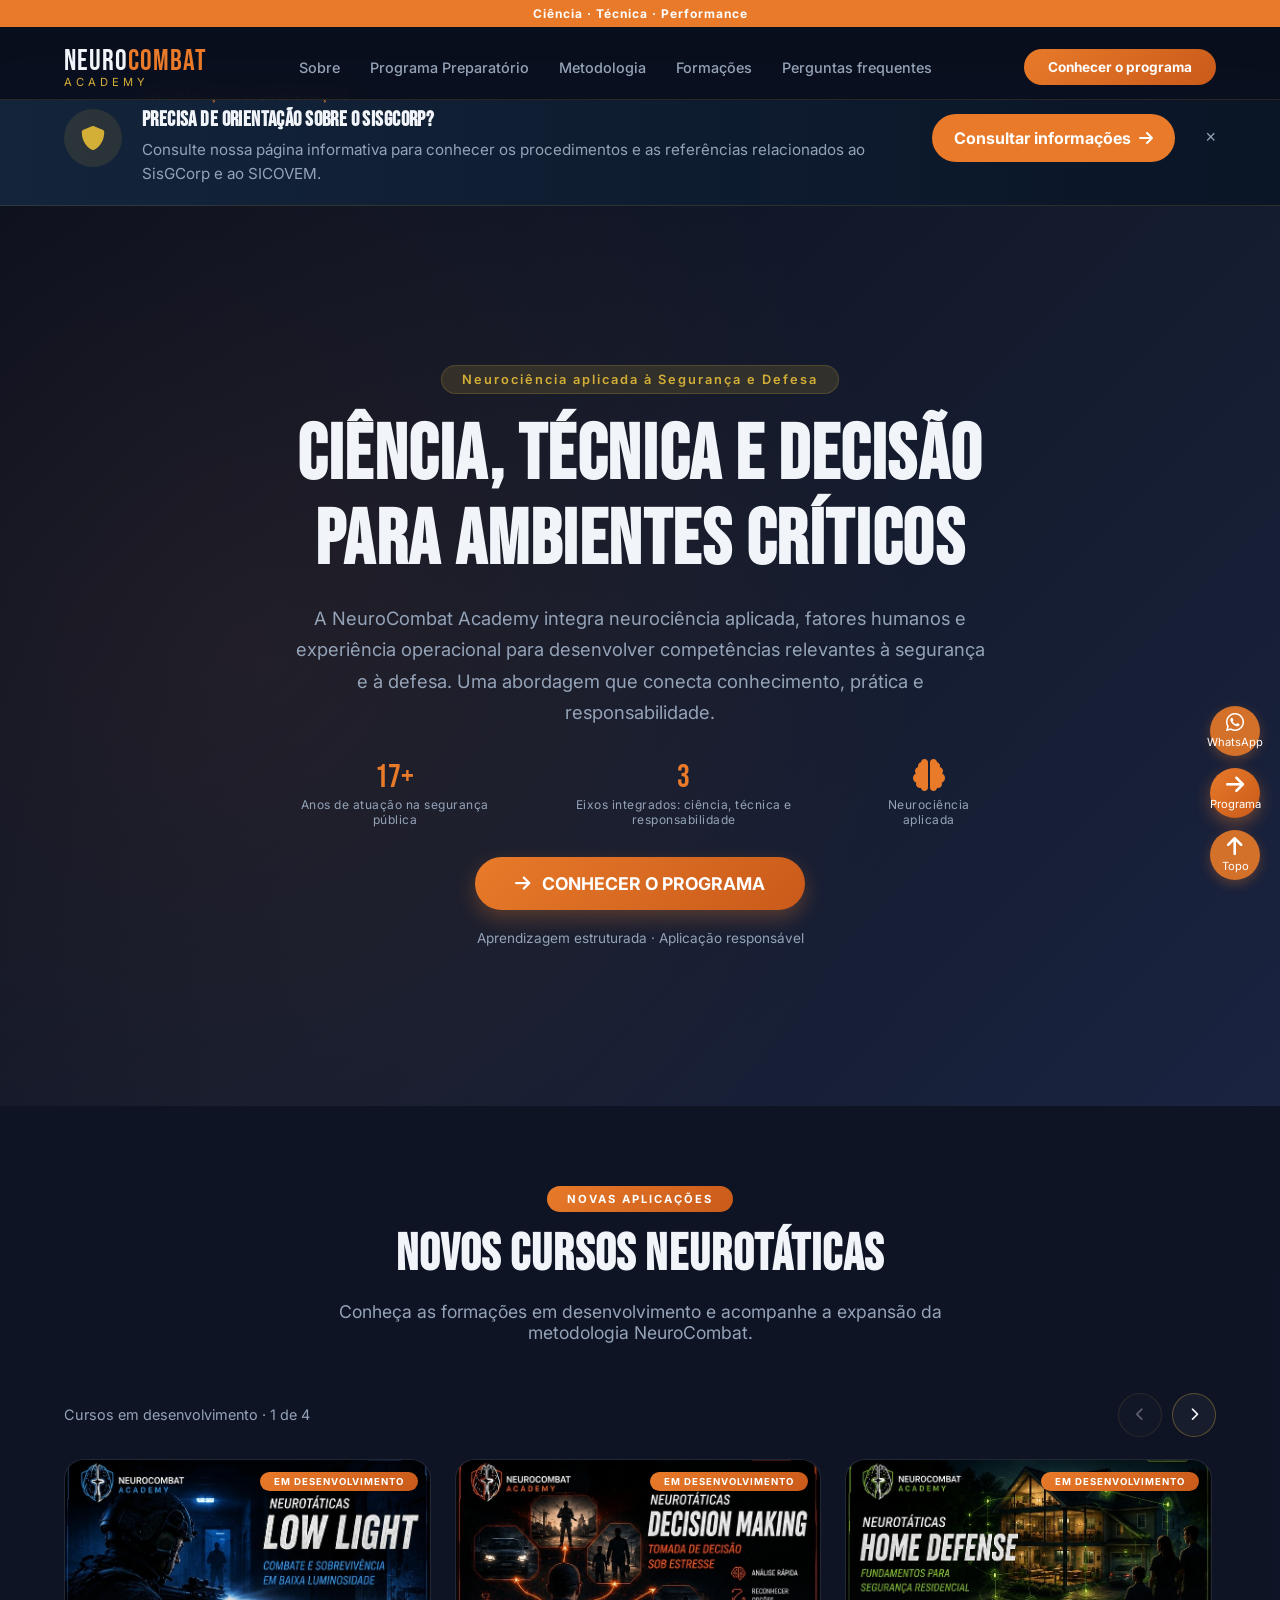
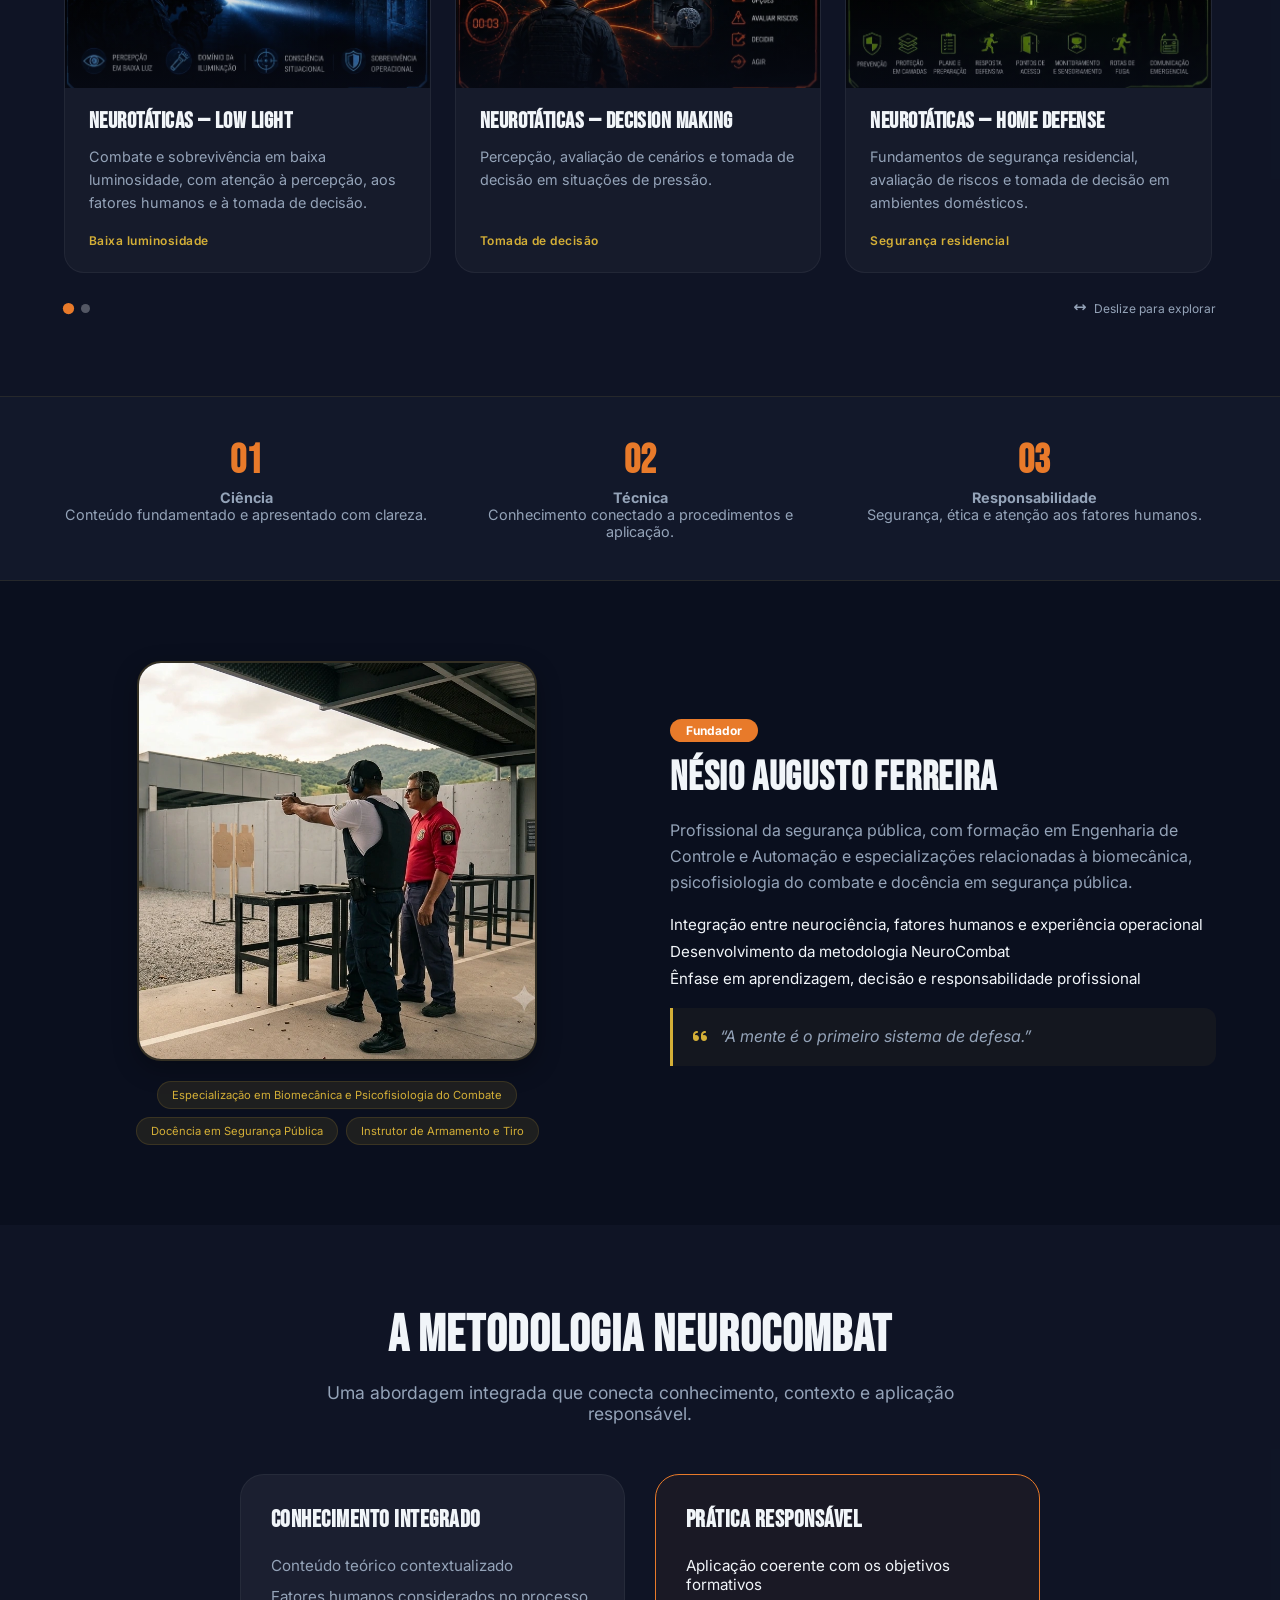
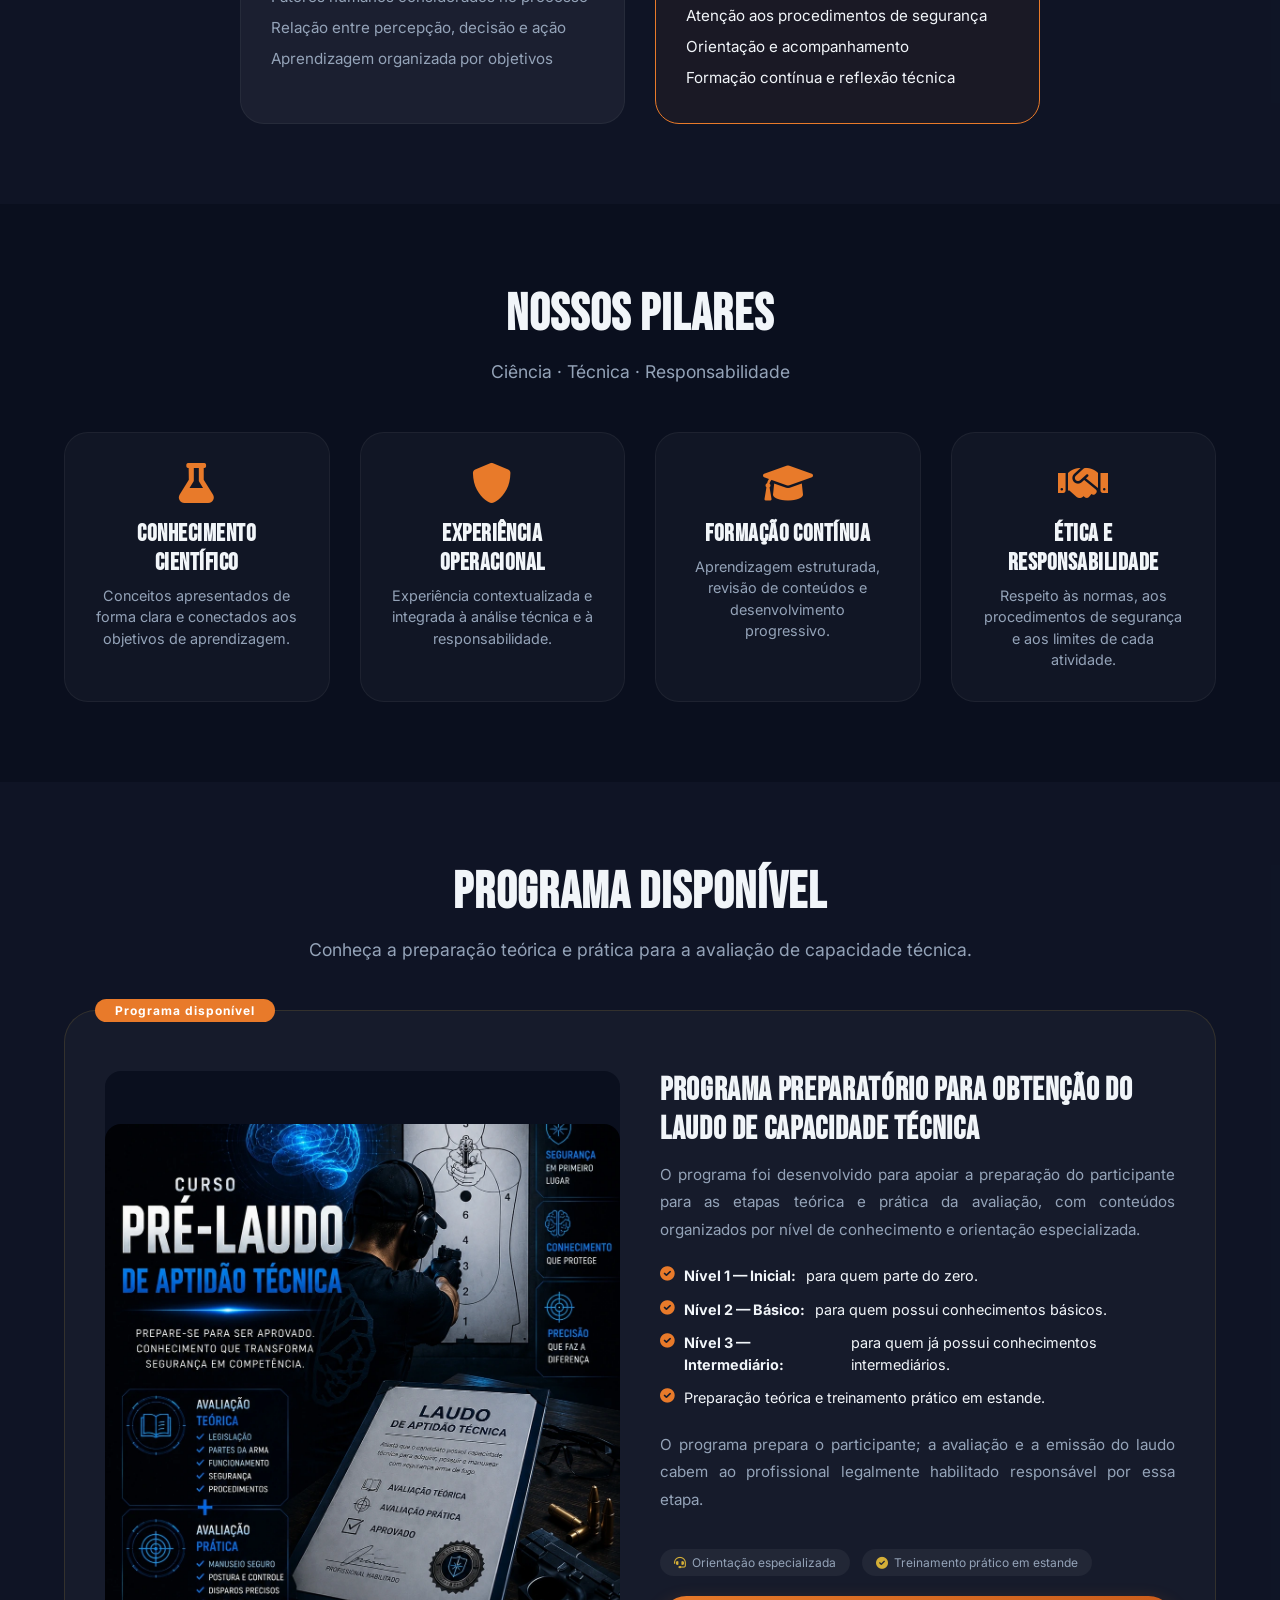
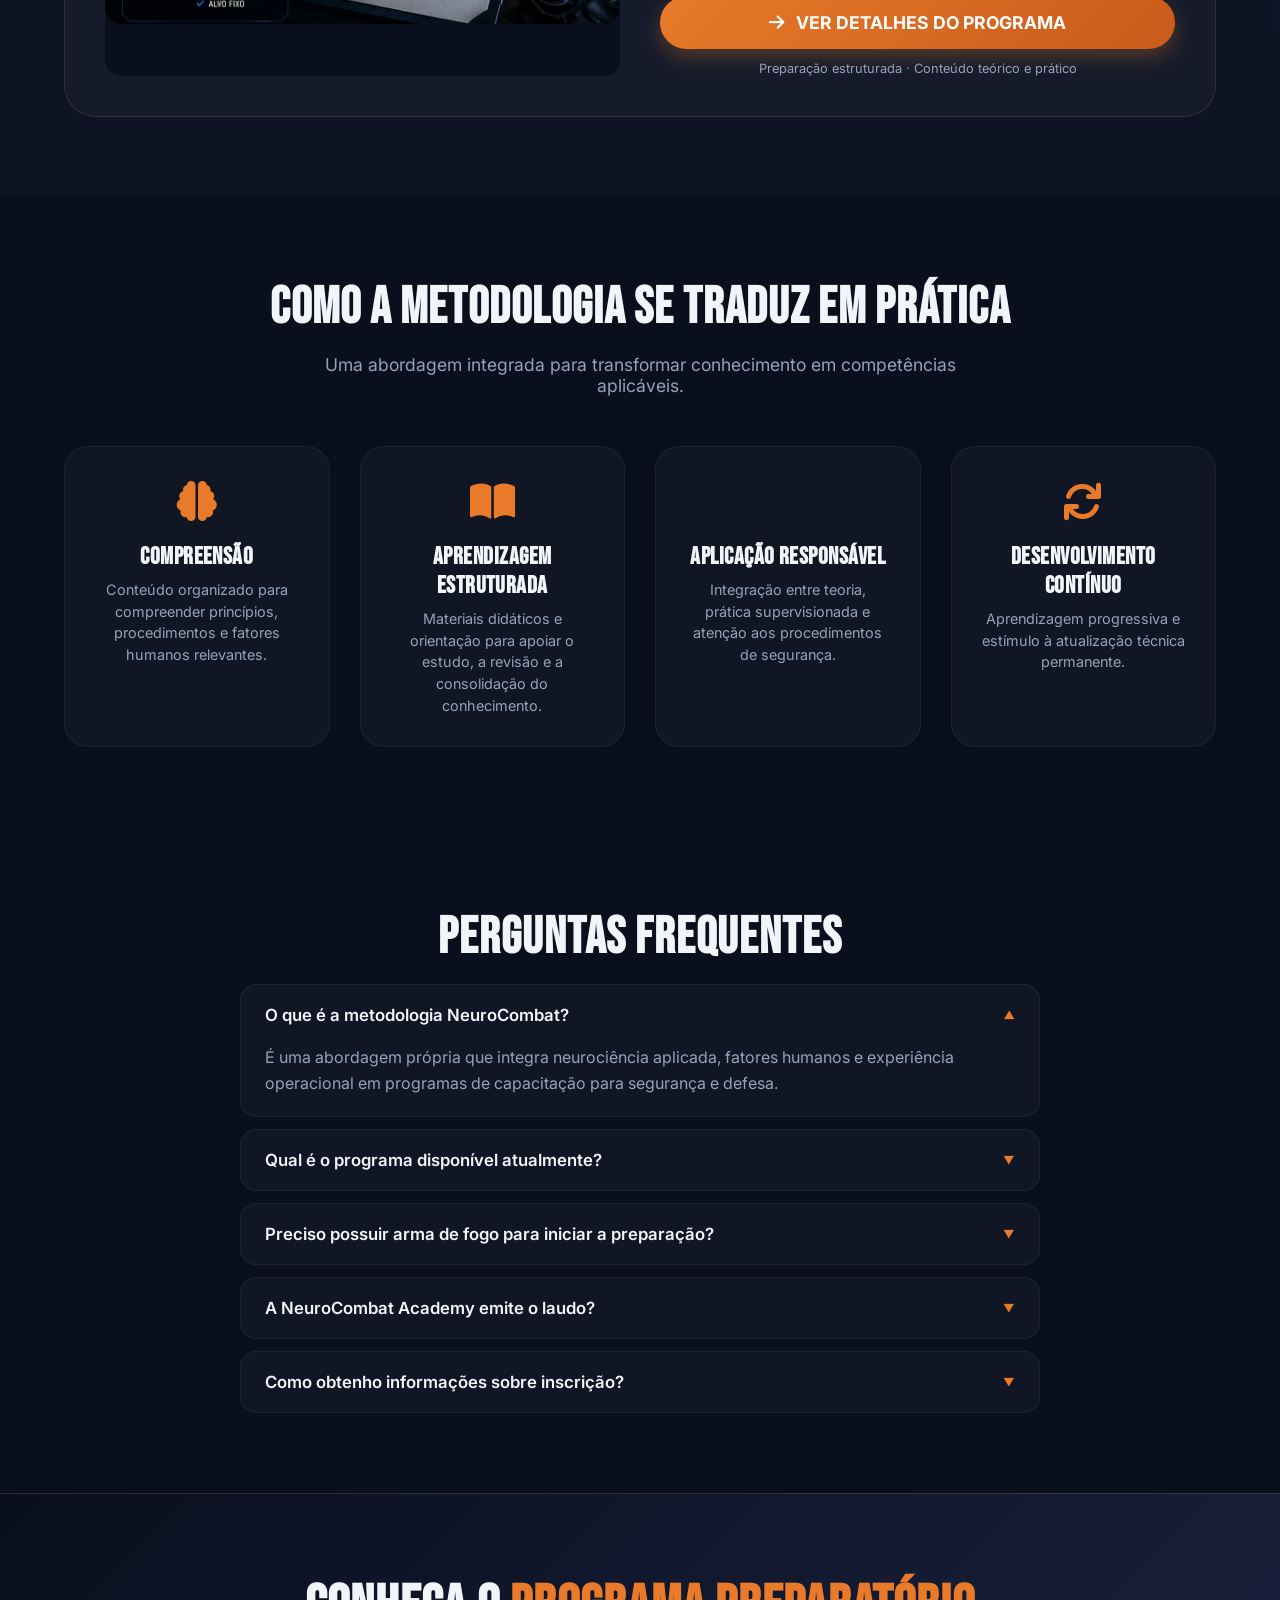
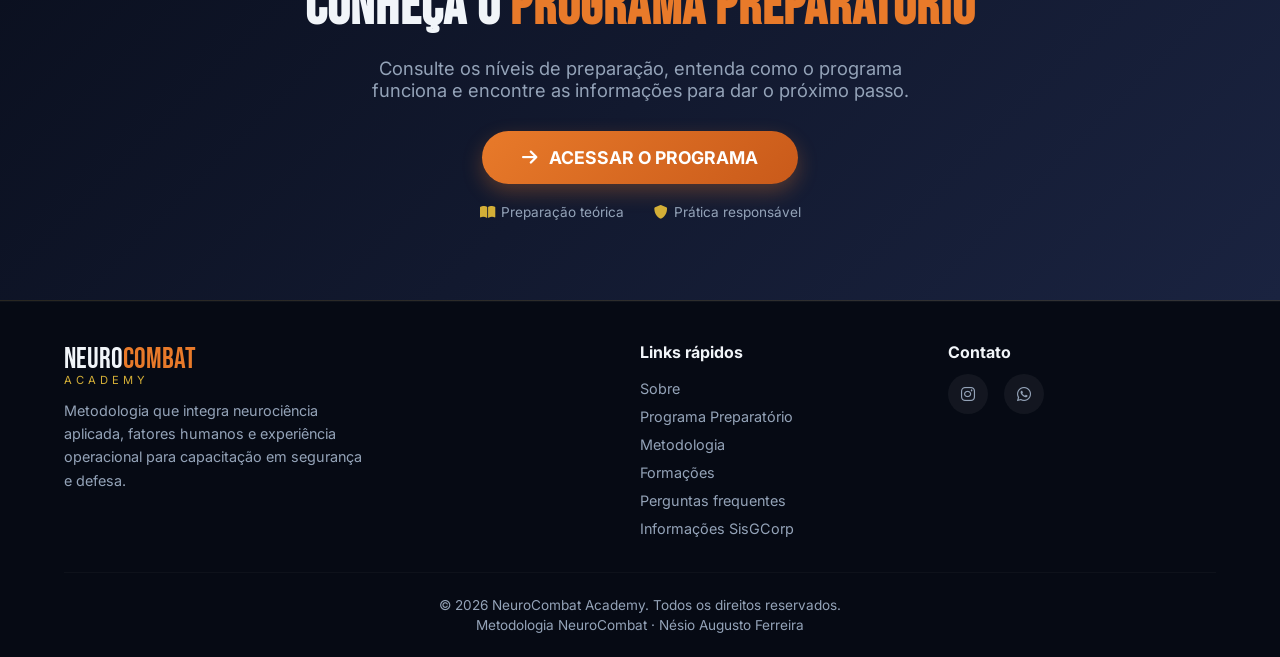
<file: index.html>
<!DOCTYPE html>
<html lang="pt-BR">
<head>
    <meta charset="UTF-8">
    <meta name="viewport" content="width=device-width, initial-scale=1.0, viewport-fit=cover">
    <meta name="theme-color" content="#0A0F1E">
    <title>NeuroCombat Academy | Ciência, Técnica e Performance</title>
    <meta name="description" content="A NeuroCombat Academy integra neurociência aplicada, fatores humanos e experiência operacional em programas de capacitação para segurança e defesa. Conheça nossa metodologia e o Programa Preparatório para obtenção do Laudo de Capacidade Técnica.">
    <meta name="keywords" content="NeuroCombat Academy, neurociência aplicada, fatores humanos, capacitação em segurança, formação profissional, defesa, Programa Preparatório para obtenção do Laudo de Capacidade Técnica">
    <meta name="author" content="Nésio Augusto Ferreira - NeuroCombat Academy">
    <meta name="robots" content="index, follow, max-snippet:-1, max-image-preview:large">
    <link rel="canonical" href="https://neurocombatacademy.com.br/">
    <link rel="icon" href="/assets/images/favicon/favicon.ico">
    <link rel="apple-touch-icon" href="/assets/images/favicon/apple-touch-icon.png">
    <link rel="manifest" href="/manifest.webmanifest">

    <meta property="og:title" content="NeuroCombat Academy | Ciência, Técnica e Performance">
    <meta property="og:description" content="Neurociência aplicada, fatores humanos e experiência operacional em programas de capacitação para segurança e defesa.">
    <meta property="og:type" content="website">
    <meta property="og:url" content="https://neurocombatacademy.com.br/">
    <meta property="og:image" content="https://neurocombatacademy.com.br/assets/images/og-image.jpg">
    <meta property="og:image:width" content="1200">
    <meta property="og:image:height" content="630">
    <meta name="twitter:card" content="summary_large_image">
    <meta name="twitter:title" content="NeuroCombat Academy | Ciência, Técnica e Performance">
    <meta name="twitter:description" content="Conheça a metodologia NeuroCombat e nossos programas de capacitação para segurança e defesa.">
    <meta name="twitter:image" content="https://neurocombatacademy.com.br/assets/images/og-image.jpg">

    <link rel="preconnect" href="https://fonts.googleapis.com">
    <link rel="preconnect" href="https://fonts.gstatic.com" crossorigin>
    <link rel="stylesheet" href="/assets/css/style.css">
    <link rel="stylesheet" href="/assets/css/nc-carousel.css">
    <link href="https://fonts.googleapis.com/css2?family=Inter:opsz,wght@14..32,300;14..32,400;14..32,500;14..32,600;14..32,700;14..32,800&family=Bebas+Neue&family=Montserrat:wght@400;500;600;700&display=swap" rel="stylesheet">
    <link rel="stylesheet" href="https://cdnjs.cloudflare.com/ajax/libs/font-awesome/6.0.0-beta3/css/all.min.css" referrerpolicy="no-referrer">

    <script type="application/ld+json">
    {
      "@context": "https://schema.org",
      "@graph": [
        {
          "@type": "Organization",
          "name": "NeuroCombat Academy",
          "url": "https://neurocombatacademy.com.br/",
          "description": "Capacitação profissional em segurança e defesa com integração entre neurociência aplicada, fatores humanos e experiência operacional.",
          "sameAs": ["https://www.instagram.com/neurocombatacademy/"],
          "founder": {
            "@type": "Person",
            "name": "Nésio Augusto Ferreira",
            "url": "https://neurocombatacademy.com.br/#sobre"
          }
        },
        {
          "@type": "WebSite",
          "name": "NeuroCombat Academy",
          "url": "https://neurocombatacademy.com.br/"
        },
        {
          "@type": "Course",
          "name": "Programa Preparatório para obtenção do Laudo de Capacidade Técnica",
          "description": "Preparação teórica e prática para a avaliação de capacidade técnica, com conteúdo organizado por nível de conhecimento e treinamento prático supervisionado.",
          "provider": {
            "@type": "Organization",
            "name": "NeuroCombat Academy",
            "url": "https://neurocombatacademy.com.br/"
          },
          "instructor": {
            "@type": "Person",
            "name": "Nésio Augusto Ferreira",
            "url": "https://neurocombatacademy.com.br/#sobre"
          }
        }
      ]
    }
    </script>
</head>
<body>
    <div class="top-bar">Ciência · Técnica · Performance</div>

    <header class="header" id="header">
        <div class="container">
            <a href="/" class="logo-container" aria-label="NeuroCombat Academy — página inicial">
                <span class="logo-text">NEURO<span>COMBAT</span></span>
                <span class="logo-sub">ACADEMY</span>
            </a>
            <nav class="nav-menu" aria-label="Menu principal">
                <ul>
                    <li><a href="#sobre">Sobre</a></li>
                    <li><a href="/pre-laudo/">Programa Preparatório</a></li>
                    <li><a href="#metodologia">Metodologia</a></li>
                    <li><a href="#formacoes">Formações</a></li>
                    <li><a href="#faq">Perguntas frequentes</a></li>
                </ul>
            </nav>
            <a href="/pre-laudo/" class="btn-header">Conhecer o programa</a>
        </div>
    </header>

    <section class="sisgcorp-banner" id="sisgcorp-banner" aria-labelledby="sisgcorp-title">
        <div class="container">
            <div class="sisgcorp-banner-content">
                <div class="sisgcorp-banner-icon" aria-hidden="true"><i class="fas fa-shield-alt"></i></div>
                <div class="sisgcorp-banner-text">
                    <span class="sisgcorp-banner-tag">INFORMAÇÃO E ORIENTAÇÃO</span>
                    <h3 id="sisgcorp-title">Precisa de orientação sobre o SisGCorp?</h3>
                    <p>Consulte nossa página informativa para conhecer os procedimentos e as referências relacionados ao SisGCorp e ao SICOVEM.</p>
                </div>
                <a href="/sisgcorp/" class="sisgcorp-banner-btn">Consultar informações <i class="fas fa-arrow-right" aria-hidden="true"></i></a>
            </div>
        </div>
    </section>

    <main>
        <section class="hero" id="home">
            <div class="hero-overlay" aria-hidden="true"></div>
            <div class="container hero-grid">
                <div class="hero-content">
                    <div class="hero-badge">Neurociência aplicada à Segurança e Defesa</div>
                    <h1 class="hero-title">Ciência, técnica e decisão<br>para ambientes críticos</h1>
                    <p class="hero-description">A NeuroCombat Academy integra neurociência aplicada, fatores humanos e experiência operacional para desenvolver competências relevantes à segurança e à defesa. Uma abordagem que conecta conhecimento, prática e responsabilidade.</p>
                    <div class="hero-stats">
                        <div class="stat-item">
                            <span class="stat-number">17+</span>
                            <span class="stat-label">Anos de atuação na segurança pública</span>
                        </div>
                        <div class="stat-item">
                            <span class="stat-number">3</span>
                            <span class="stat-label">Eixos integrados: ciência, técnica e responsabilidade</span>
                        </div>
                        <div class="stat-item">
                            <span class="stat-number"><i class="fas fa-brain" aria-hidden="true"></i></span>
                            <span class="stat-label">Neurociência aplicada</span>
                        </div>
                    </div>
                    <a href="/pre-laudo/" class="cta-button-primary"><i class="fas fa-arrow-right" aria-hidden="true"></i> CONHECER O PROGRAMA</a>
                    <div class="hero-trust"><span>Aprendizagem estruturada · Aplicação responsável</span></div>
                </div>
            </div>
        </section>

        <section class="section section-alt nc-upcoming" id="formacoes" aria-labelledby="nc-upcoming-title">
            <div class="container">
                <div class="section-header">
                    <span class="section-badge">Novas aplicações</span>
                    <h2 class="section-title" id="nc-upcoming-title">Novos cursos NeuroTáticas</h2>
                    <p class="section-sub">Conheça as formações em desenvolvimento e acompanhe a expansão da metodologia NeuroCombat.</p>
                </div>
                <div class="nc-carousel" data-nc-carousel aria-roledescription="carrossel" aria-label="Cursos em desenvolvimento">
                    <div class="nc-carousel-toolbar">
                        <p class="nc-carousel-status" data-nc-status aria-live="polite">Cursos em desenvolvimento</p>
                        <div class="nc-carousel-controls">
                            <button class="nc-carousel-arrow" type="button" data-nc-prev aria-label="Curso anterior"><i class="fas fa-chevron-left" aria-hidden="true"></i></button>
                            <button class="nc-carousel-arrow" type="button" data-nc-next aria-label="Próximo curso"><i class="fas fa-chevron-right" aria-hidden="true"></i></button>
                        </div>
                    </div>
                    <div class="nc-carousel-viewport" data-nc-viewport tabindex="0" aria-label="Cursos. Use as setas do teclado para navegar.">
                        <div class="nc-carousel-track" data-nc-track>
                            <article class="curso-card nc-slide" aria-label="NeuroTáticas Low Light">
                                <div class="curso-image"><img src="/assets/images/cursos/low-light.webp" alt="Conceito visual do curso NeuroTáticas Low Light" loading="lazy" decoding="async" onerror="this.closest('.curso-image').classList.add('nc-image-missing')"><span class="curso-badge">Em desenvolvimento</span></div>
                                <div class="curso-info"><h3>NeuroTáticas — Low Light</h3><p>Combate e sobrevivência em baixa luminosidade, com atenção à percepção, aos fatores humanos e à tomada de decisão.</p><span class="nc-course-category">Baixa luminosidade</span></div>
                            </article>
                            <article class="curso-card nc-slide" aria-label="NeuroTáticas Decision Making">
                                <div class="curso-image"><img src="/assets/images/cursos/decision-making.webp" alt="Conceito visual do curso NeuroTáticas Decision Making" loading="lazy" decoding="async" onerror="this.closest('.curso-image').classList.add('nc-image-missing')"><span class="curso-badge">Em desenvolvimento</span></div>
                                <div class="curso-info"><h3>NeuroTáticas — Decision Making</h3><p>Percepção, avaliação de cenários e tomada de decisão em situações de pressão.</p><span class="nc-course-category">Tomada de decisão</span></div>
                            </article>
                            <article class="curso-card nc-slide" aria-label="NeuroTáticas Home Defense">
                                <div class="curso-image"><img src="/assets/images/cursos/home-defense.webp" alt="Conceito visual do curso NeuroTáticas Home Defense" loading="lazy" decoding="async" onerror="this.closest('.curso-image').classList.add('nc-image-missing')"><span class="curso-badge">Em desenvolvimento</span></div>
                                <div class="curso-info"><h3>NeuroTáticas — Home Defense</h3><p>Fundamentos de segurança residencial, avaliação de riscos e tomada de decisão em ambientes domésticos.</p><span class="nc-course-category">Segurança residencial</span></div>
                            </article>
                            <article class="curso-card nc-slide" aria-label="NeuroTáticas Human Factors">
                                <div class="curso-image"><img src="/assets/images/cursos/human-factors.webp" alt="Conceito visual do curso NeuroTáticas Human Factors" loading="lazy" decoding="async" onerror="this.closest('.curso-image').classList.add('nc-image-missing')"><span class="curso-badge">Em desenvolvimento</span></div>
                                <div class="curso-info"><h3>NeuroTáticas — Human Factors</h3><p>Fatores humanos, percepção, cognição e desempenho aplicados a contextos críticos.</p><span class="nc-course-category">Fatores humanos</span></div>
                            </article>
                        </div>
                    </div>
                    <div class="nc-carousel-footer"><div class="nc-carousel-dots" data-nc-dots aria-label="Selecionar curso"></div><span class="nc-carousel-hint"><i class="fas fa-arrows-left-right" aria-hidden="true"></i> Deslize para explorar</span></div>
                </div>
            </div>
        </section>

        <section class="stats-section" id="principios" aria-label="Princípios da NeuroCombat Academy">
            <div class="container stats-grid">
                <div class="stat-card">
                    <span class="stat-number">01</span>
                    <p><strong>Ciência</strong><br>Conteúdo fundamentado e apresentado com clareza.</p>
                </div>
                <div class="stat-card">
                    <span class="stat-number">02</span>
                    <p><strong>Técnica</strong><br>Conhecimento conectado a procedimentos e aplicação.</p>
                </div>
                <div class="stat-card">
                    <span class="stat-number">03</span>
                    <p><strong>Responsabilidade</strong><br>Segurança, ética e atenção aos fatores humanos.</p>
                </div>
            </div>
        </section>

        <section class="section" id="sobre">
            <div class="container">
                <div class="about-grid">
                    <div class="about-image">
                        <img src="/assets/images/nesio-profile.webp" alt="Nésio Augusto Ferreira, fundador da NeuroCombat Academy" class="about-photo" loading="lazy" decoding="async">
                        <div class="about-credentials">
                            <span>Especialização em Biomecânica e Psicofisiologia do Combate</span>
                            <span>Docência em Segurança Pública</span>
                            <span>Instrutor de Armamento e Tiro</span>
                        </div>
                    </div>
                    <div class="about-content">
                        <span class="about-tag">Fundador</span>
                        <h2>Nésio Augusto Ferreira</h2>
                        <p>Profissional da segurança pública, com formação em Engenharia de Controle e Automação e especializações relacionadas à biomecânica, psicofisiologia do combate e docência em segurança pública.</p>
                        <div class="about-highlights">
                            <div>Integração entre neurociência, fatores humanos e experiência operacional</div>
                            <div>Desenvolvimento da metodologia NeuroCombat</div>
                            <div>Ênfase em aprendizagem, decisão e responsabilidade profissional</div>
                        </div>
                        <div class="about-quote">
                            <i class="fas fa-quote-left" aria-hidden="true"></i>
                            <p>“A mente é o primeiro sistema de defesa.”</p>
                        </div>
                    </div>
                </div>
            </div>
        </section>

        <section class="section section-alt" id="metodologia">
            <div class="container">
                <h2 class="section-title">A metodologia NeuroCombat</h2>
                <p class="section-sub">Uma abordagem integrada que conecta conhecimento, contexto e aplicação responsável.</p>
                <div class="comparison-grid">
                    <div class="comparison-card">
                        <h3>Conhecimento integrado</h3>
                        <ul>
                            <li>Conteúdo teórico contextualizado</li>
                            <li>Fatores humanos considerados no processo</li>
                            <li>Relação entre percepção, decisão e ação</li>
                            <li>Aprendizagem organizada por objetivos</li>
                        </ul>
                    </div>
                    <div class="comparison-card highlight">
                        <h3>Prática responsável</h3>
                        <ul>
                            <li>Aplicação coerente com os objetivos formativos</li>
                            <li>Atenção aos procedimentos de segurança</li>
                            <li>Orientação e acompanhamento</li>
                            <li>Formação contínua e reflexão técnica</li>
                        </ul>
                    </div>
                </div>
            </div>
        </section>

        <section class="section">
            <div class="container">
                <h2 class="section-title">Nossos pilares</h2>
                <p class="section-sub">Ciência · Técnica · Responsabilidade</p>
                <div class="pillars-grid">
                    <div class="pillar-card">
                        <i class="fas fa-flask" aria-hidden="true"></i>
                        <h3>Conhecimento científico</h3>
                        <p>Conceitos apresentados de forma clara e conectados aos objetivos de aprendizagem.</p>
                    </div>
                    <div class="pillar-card">
                        <i class="fas fa-shield-alt" aria-hidden="true"></i>
                        <h3>Experiência operacional</h3>
                        <p>Experiência contextualizada e integrada à análise técnica e à responsabilidade.</p>
                    </div>
                    <div class="pillar-card">
                        <i class="fas fa-graduation-cap" aria-hidden="true"></i>
                        <h3>Formação contínua</h3>
                        <p>Aprendizagem estruturada, revisão de conteúdos e desenvolvimento progressivo.</p>
                    </div>
                    <div class="pillar-card">
                        <i class="fas fa-handshake" aria-hidden="true"></i>
                        <h3>Ética e responsabilidade</h3>
                        <p>Respeito às normas, aos procedimentos de segurança e aos limites de cada atividade.</p>
                    </div>
                </div>
            </div>
        </section>

        <section class="section section-alt" id="curso">
            <div class="container">
                <h2 class="section-title">Programa disponível</h2>
                <p class="section-sub">Conheça a preparação teórica e prática para a avaliação de capacidade técnica.</p>
                <div class="course-card">
                    <div class="course-badge">Programa disponível</div>
                    <div class="course-grid">
                        <div class="course-image-wrapper">
                            <img src="assets/images/cursos/pre-laudo.webp" alt="Programa Preparatório para obtenção do Laudo de Capacidade Técnica" class="course-image-main" loading="lazy" decoding="async">
                        </div>
                        <div class="course-info">
                            <h3>Programa Preparatório para obtenção do Laudo de Capacidade Técnica</h3>
                            <p>O programa foi desenvolvido para apoiar a preparação do participante para as etapas teórica e prática da avaliação, com conteúdos organizados por nível de conhecimento e orientação especializada.</p>
                            <ul class="course-features">
                                <li><i class="fas fa-check-circle" aria-hidden="true"></i> <strong>Nível 1 — Inicial:</strong> para quem parte do zero.</li>
                                <li><i class="fas fa-check-circle" aria-hidden="true"></i> <strong>Nível 2 — Básico:</strong> para quem possui conhecimentos básicos.</li>
                                <li><i class="fas fa-check-circle" aria-hidden="true"></i> <strong>Nível 3 — Intermediário:</strong> para quem já possui conhecimentos intermediários.</li>
                                <li><i class="fas fa-check-circle" aria-hidden="true"></i> Preparação teórica e treinamento prático em estande.</li>
                            </ul>
                            <p>O programa prepara o participante; a avaliação e a emissão do laudo cabem ao profissional legalmente habilitado responsável por essa etapa.</p>
                            <div class="course-pricing">
                                <div class="course-meta">
                                    <span><i class="fas fa-headset" aria-hidden="true"></i> Orientação especializada</span>
                                    <span><i class="fas fa-check-circle" aria-hidden="true"></i> Treinamento prático em estande</span>
                                </div>
                                <a href="/pre-laudo/" class="cta-button-primary full-width"><i class="fas fa-arrow-right" aria-hidden="true"></i> VER DETALHES DO PROGRAMA</a>
                                <div class="course-guarantee">Preparação estruturada · Conteúdo teórico e prático</div>
                            </div>
                        </div>
                    </div>
                </div>
            </div>
        </section>

        <section class="section" id="aplicacao">
            <div class="container">
                <h2 class="section-title">Como a metodologia se traduz em prática</h2>
                <p class="section-sub">Uma abordagem integrada para transformar conhecimento em competências aplicáveis.</p>
                <div class="method-grid">
                    <div class="method-card">
                        <span aria-hidden="true"><i class="fas fa-brain"></i></span>
                        <h3>Compreensão</h3>
                        <p>Conteúdo organizado para compreender princípios, procedimentos e fatores humanos relevantes.</p>
                    </div>
                    <div class="method-card">
                        <span aria-hidden="true"><i class="fas fa-book-open"></i></span>
                        <h3>Aprendizagem estruturada</h3>
                        <p>Materiais didáticos e orientação para apoiar o estudo, a revisão e a consolidação do conhecimento.</p>
                    </div>
                    <div class="method-card">
                        <span aria-hidden="true"><i class="fas fa-person-circle-check"></i></span>
                        <h3>Aplicação responsável</h3>
                        <p>Integração entre teoria, prática supervisionada e atenção aos procedimentos de segurança.</p>
                    </div>
                    <div class="method-card">
                        <span aria-hidden="true"><i class="fas fa-arrows-rotate"></i></span>
                        <h3>Desenvolvimento contínuo</h3>
                        <p>Aprendizagem progressiva e estímulo à atualização técnica permanente.</p>
                    </div>
                </div>
            </div>
        </section>


        <section class="section" id="faq">
            <div class="container">
                <h2 class="section-title">Perguntas frequentes</h2>
                <div class="faq-grid">
                    <div class="faq-item">
                        <div class="faq-question">O que é a metodologia NeuroCombat?</div>
                        <div class="faq-answer">É uma abordagem própria que integra neurociência aplicada, fatores humanos e experiência operacional em programas de capacitação para segurança e defesa.</div>
                    </div>
                    <div class="faq-item">
                        <div class="faq-question">Qual é o programa disponível atualmente?</div>
                        <div class="faq-answer">O Programa Preparatório para obtenção do Laudo de Capacidade Técnica. A página específica apresenta os níveis de preparação e as informações do programa.</div>
                    </div>
                    <div class="faq-item">
                        <div class="faq-question">Preciso possuir arma de fogo para iniciar a preparação?</div>
                        <div class="faq-answer">Não é obrigatório possuir arma própria para iniciar a preparação. O programa inclui treinamento prático em estande, realizado conforme os procedimentos de segurança e as exigências aplicáveis à atividade.</div>
                    </div>
                    <div class="faq-item">
                        <div class="faq-question">A NeuroCombat Academy emite o laudo?</div>
                        <div class="faq-answer">O programa oferece preparação. A avaliação e a emissão do laudo são atribuições do profissional habilitado responsável por essa etapa.</div>
                    </div>
                    <div class="faq-item">
                        <div class="faq-question">Como obtenho informações sobre inscrição?</div>
                        <div class="faq-answer">Acesse a página do programa e utilize o canal de contato indicado para consultar disponibilidade, formato e condições de participação.</div>
                    </div>
                </div>
            </div>
        </section>

        <section class="cta-final" id="cta">
            <div class="container">
                <h2>Conheça o <span class="highlight">Programa Preparatório</span></h2>
                <p>Consulte os níveis de preparação, entenda como o programa funciona e encontre as informações para dar o próximo passo.</p>
                <a href="/pre-laudo/" class="cta-button-primary"><i class="fas fa-arrow-right" aria-hidden="true"></i> ACESSAR O PROGRAMA</a>
                <div class="cta-trust">
                    <span><i class="fas fa-book-open" aria-hidden="true"></i> Preparação teórica</span>
                    <span><i class="fas fa-shield-alt" aria-hidden="true"></i> Prática responsável</span>
                </div>
            </div>
        </section>
    </main>

    <footer>
        <div class="container">
            <div class="footer-grid">
                <div class="footer-brand">
                    <span class="footer-logo">NEURO<span>COMBAT</span></span>
                    <span class="footer-sub">ACADEMY</span>
                    <p>Metodologia que integra neurociência aplicada, fatores humanos e experiência operacional para capacitação em segurança e defesa.</p>
                </div>
                <div class="footer-links">
                    <h4>Links rápidos</h4>
                    <ul>
                        <li><a href="#sobre">Sobre</a></li>
                        <li><a href="/pre-laudo/">Programa Preparatório</a></li>
                        <li><a href="#metodologia">Metodologia</a></li>
                        <li><a href="#formacoes">Formações</a></li>
                        <li><a href="#faq">Perguntas frequentes</a></li>
                        <li><a href="/sisgcorp/">Informações SisGCorp</a></li>
                    </ul>
                </div>
                <div class="footer-social">
                    <h4>Contato</h4>
                    <div class="social-links">
                        <a href="https://www.instagram.com/neurocombatacademy/" target="_blank" rel="noopener noreferrer" aria-label="Instagram"><i class="fab fa-instagram" aria-hidden="true"></i></a>
                        <a href="https://wa.me/5524999599347?text=Ol%C3%A1%21%20Quero%20conhecer%20a%20NeuroCombat%20Academy." target="_blank" rel="noopener noreferrer" aria-label="WhatsApp"><i class="fab fa-whatsapp" aria-hidden="true"></i></a>
                    </div>
                </div>
            </div>
            <div class="footer-bottom">
                <p>© 2026 NeuroCombat Academy. Todos os direitos reservados.</p>
                <p>Metodologia NeuroCombat · Nésio Augusto Ferreira</p>
            </div>
        </div>
    </footer>

    <div class="fixed-bar" aria-label="Atalhos rápidos">
        <a href="https://wa.me/5524999599347?text=Ol%C3%A1%21%20Quero%20conhecer%20a%20NeuroCombat%20Academy." class="fixed-item" target="_blank" rel="noopener noreferrer" aria-label="Contato pelo WhatsApp">
            <i class="fab fa-whatsapp" aria-hidden="true"></i><span>WhatsApp</span>
        </a>
        <a href="/pre-laudo/" class="fixed-item highlight" aria-label="Conhecer o programa">
            <i class="fas fa-arrow-right" aria-hidden="true"></i><span>Programa</span>
        </a>
        <a href="#home" class="fixed-item" aria-label="Voltar ao topo">
            <i class="fas fa-arrow-up" aria-hidden="true"></i><span>Topo</span>
        </a>
    </div>

    <script src="/assets/js/main.js" defer></script>
    <script src="/assets/js/nc-carousel.js" defer></script>
</body>
</html>
</file>
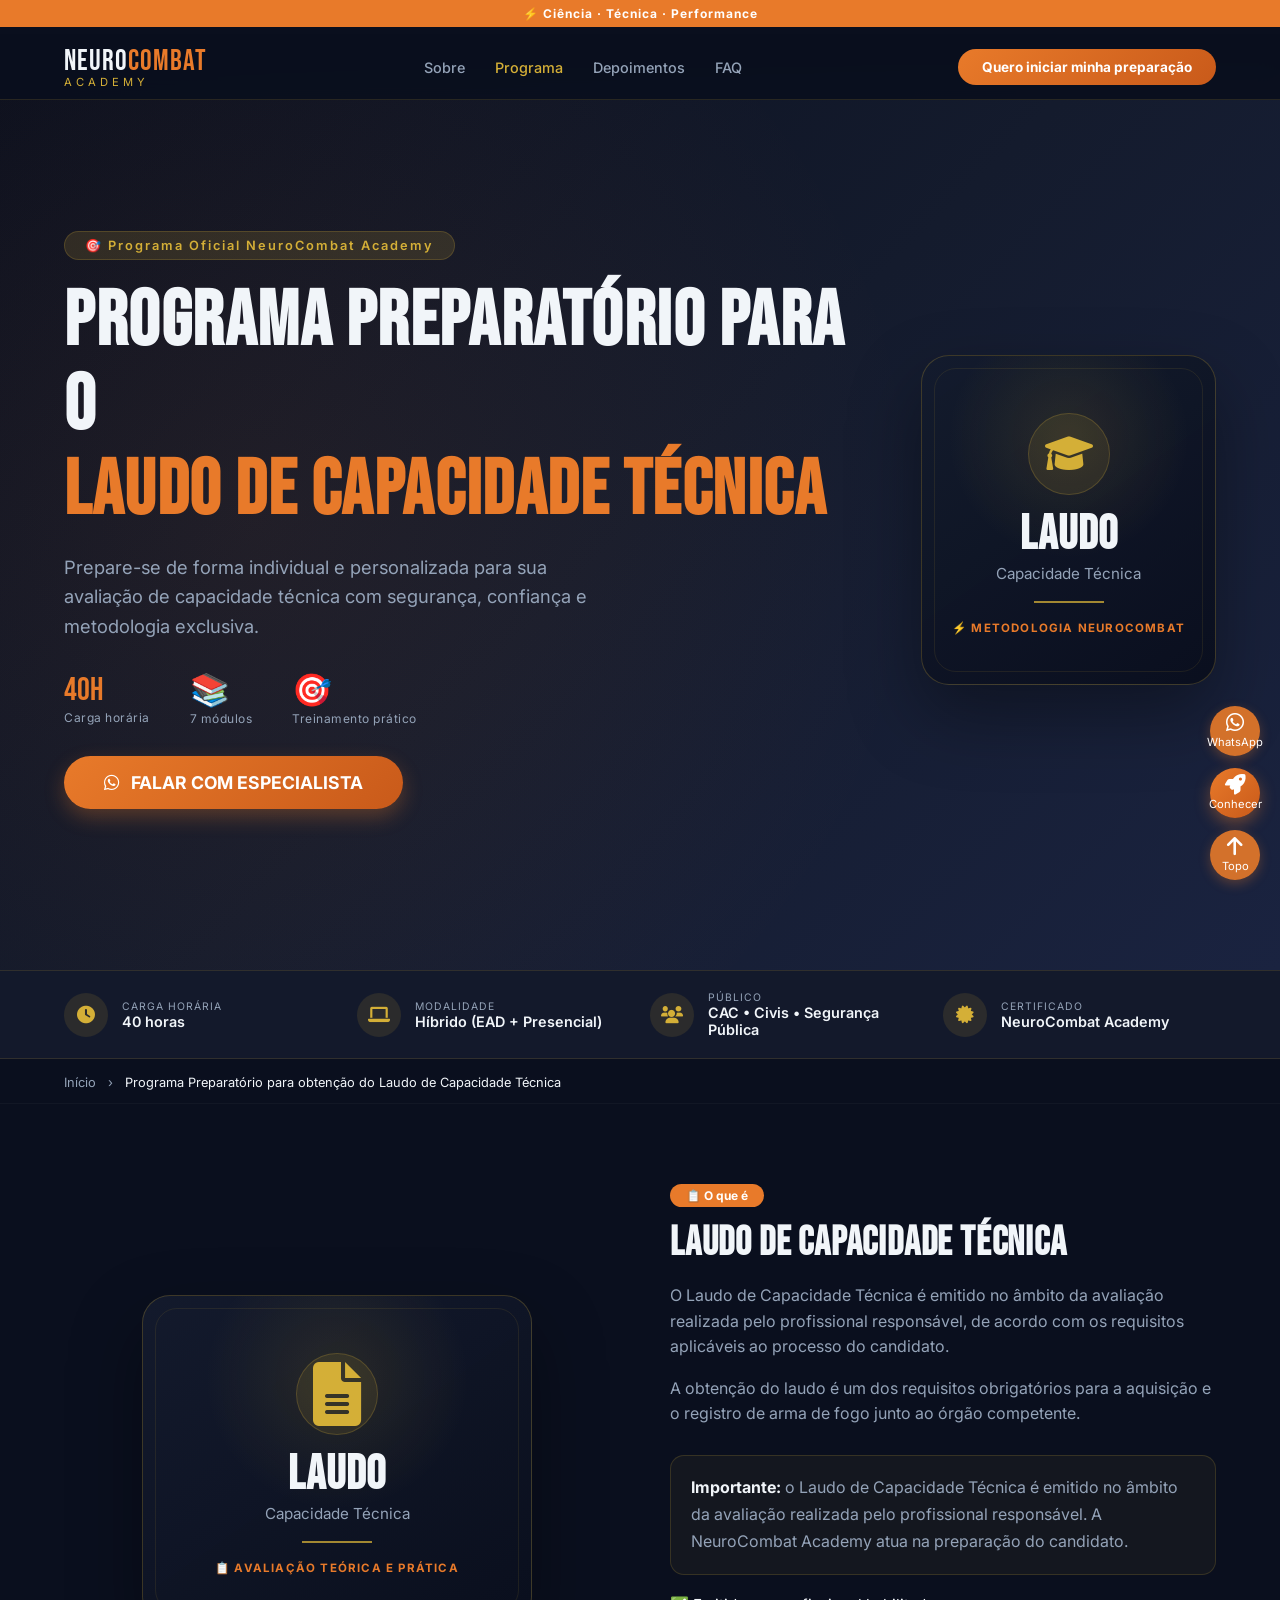
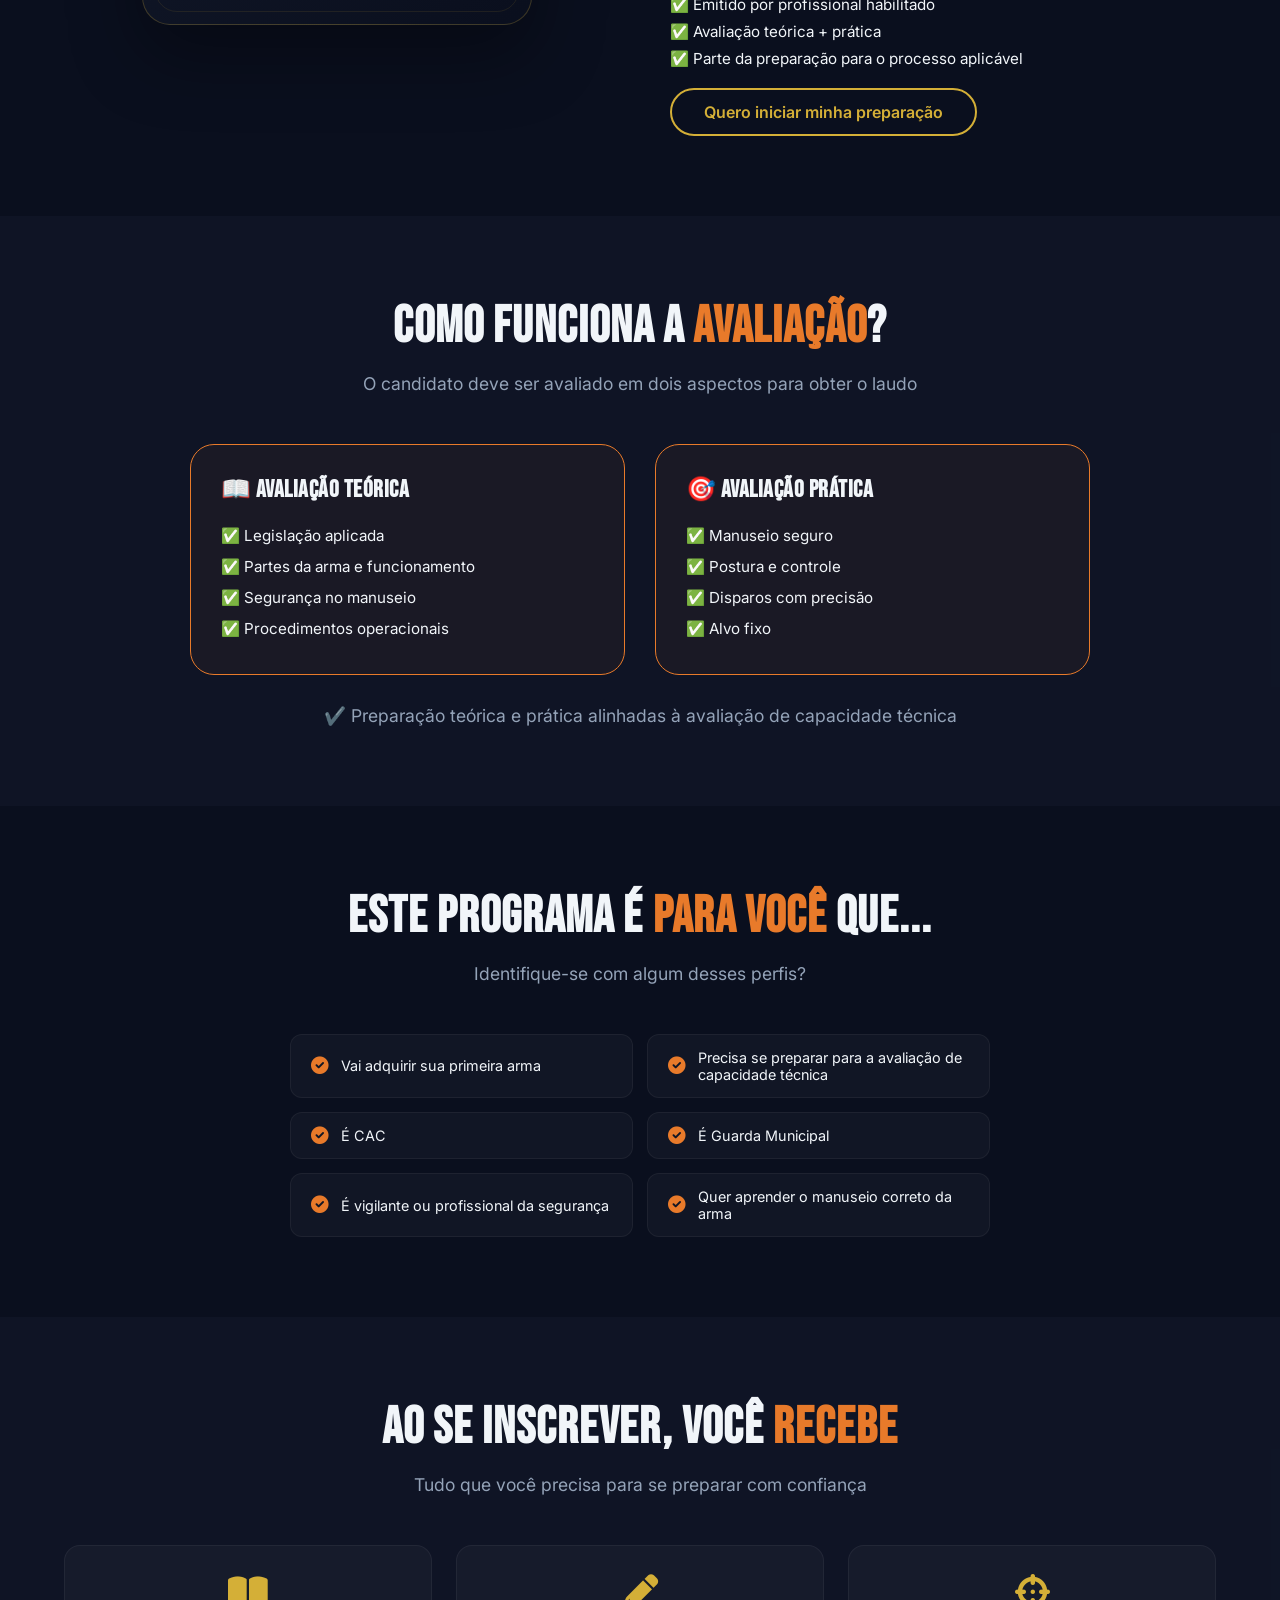
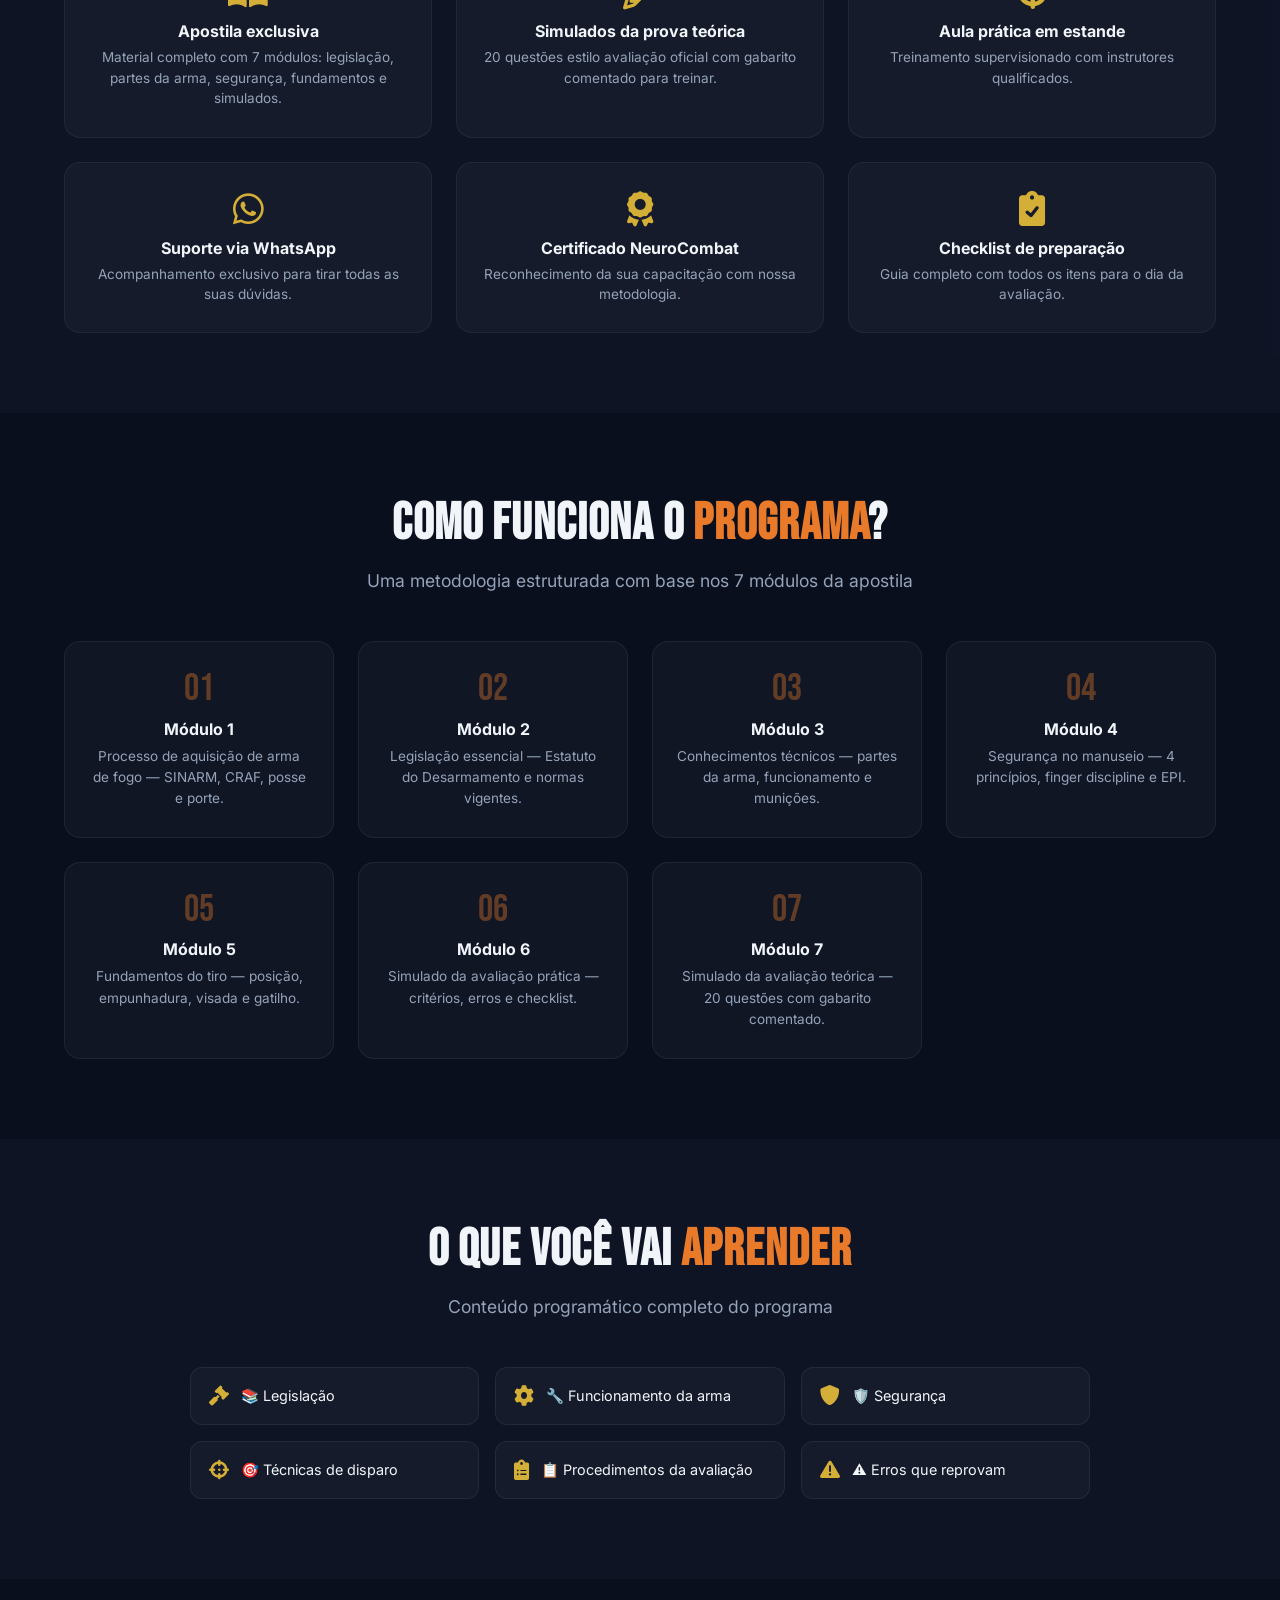
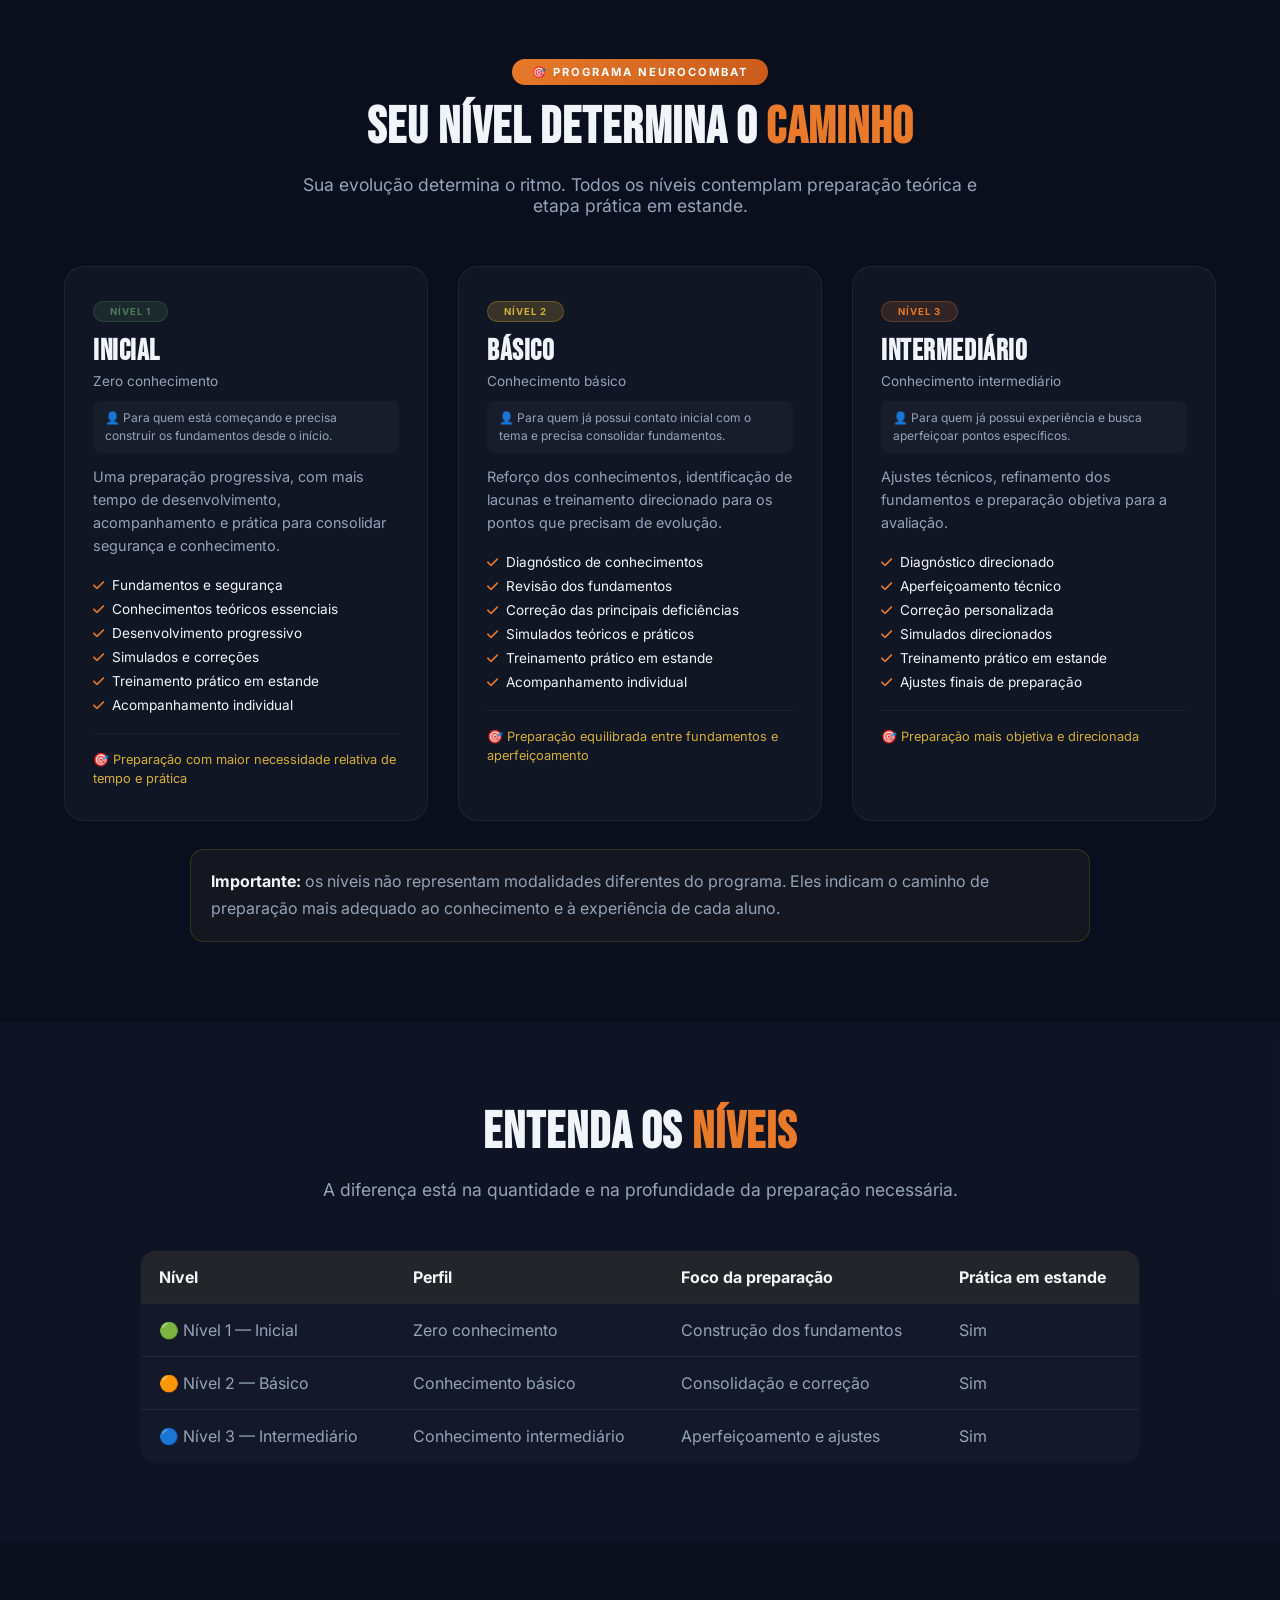
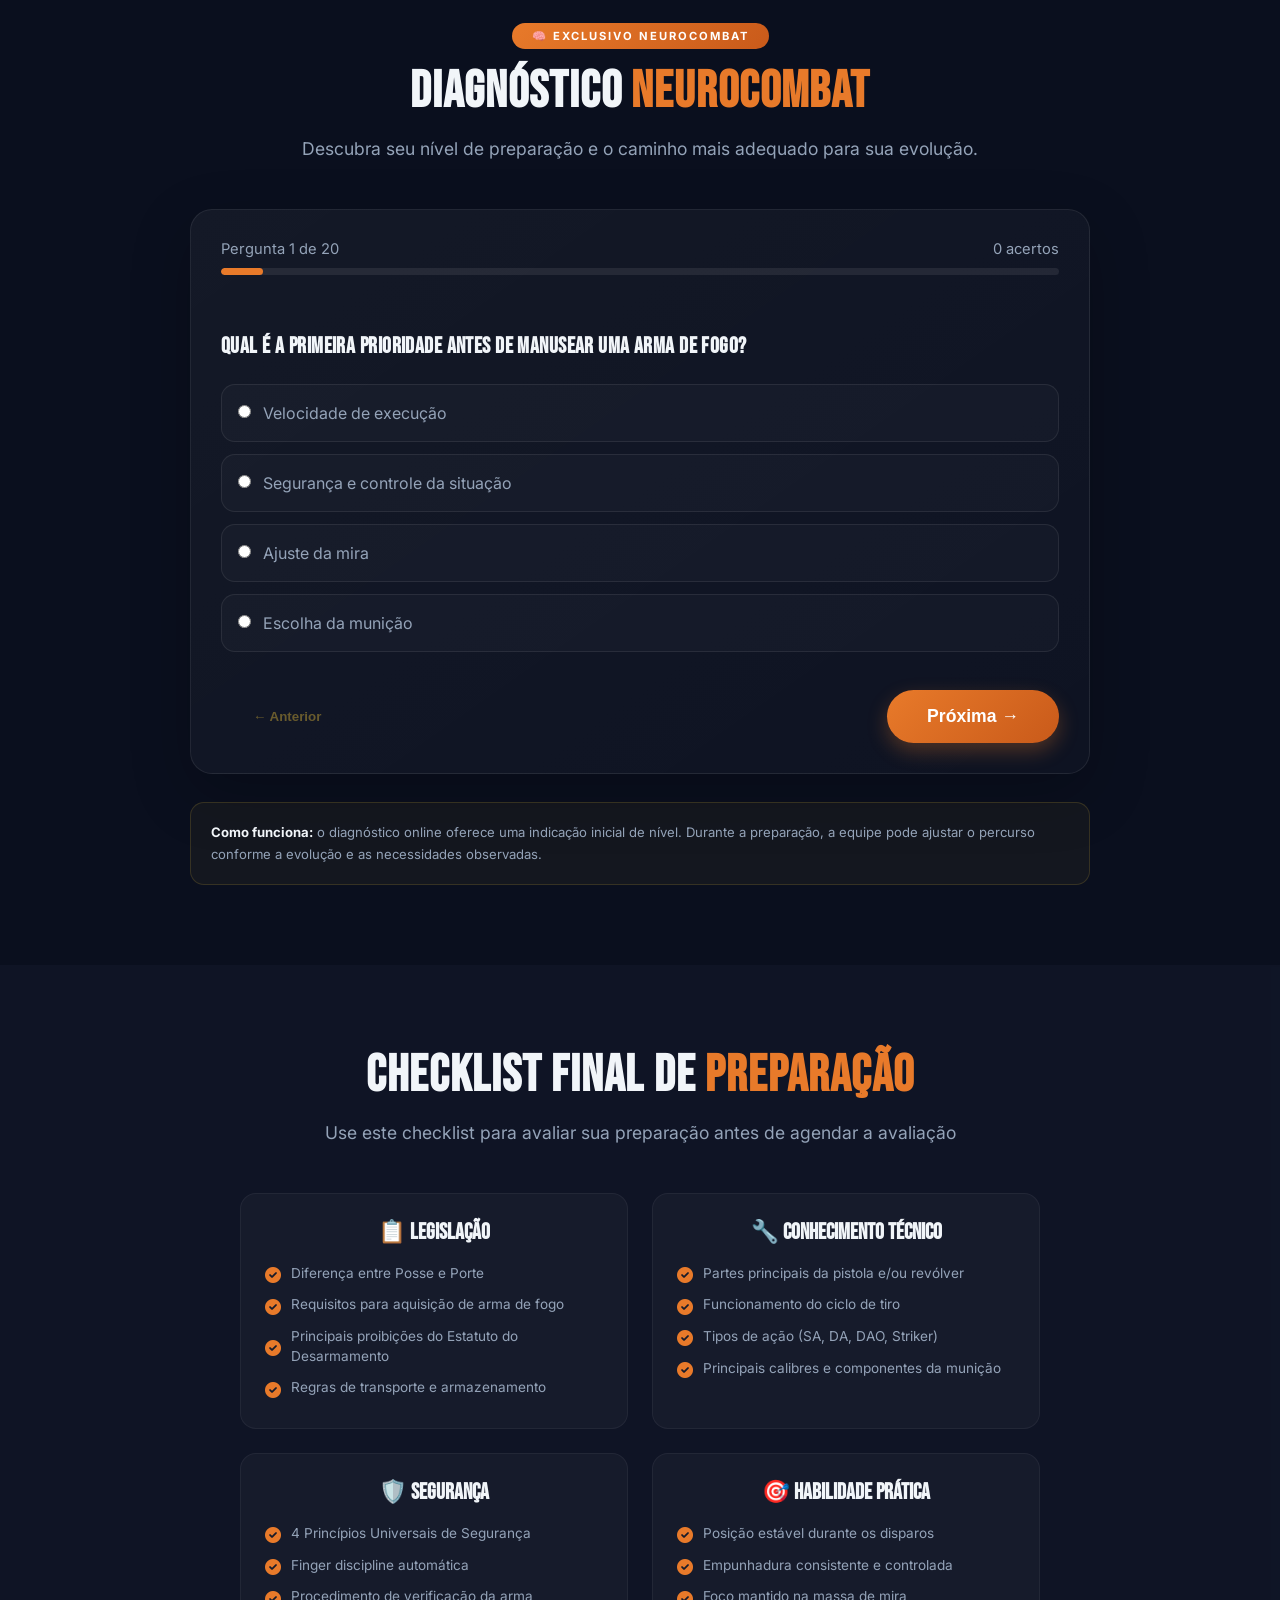
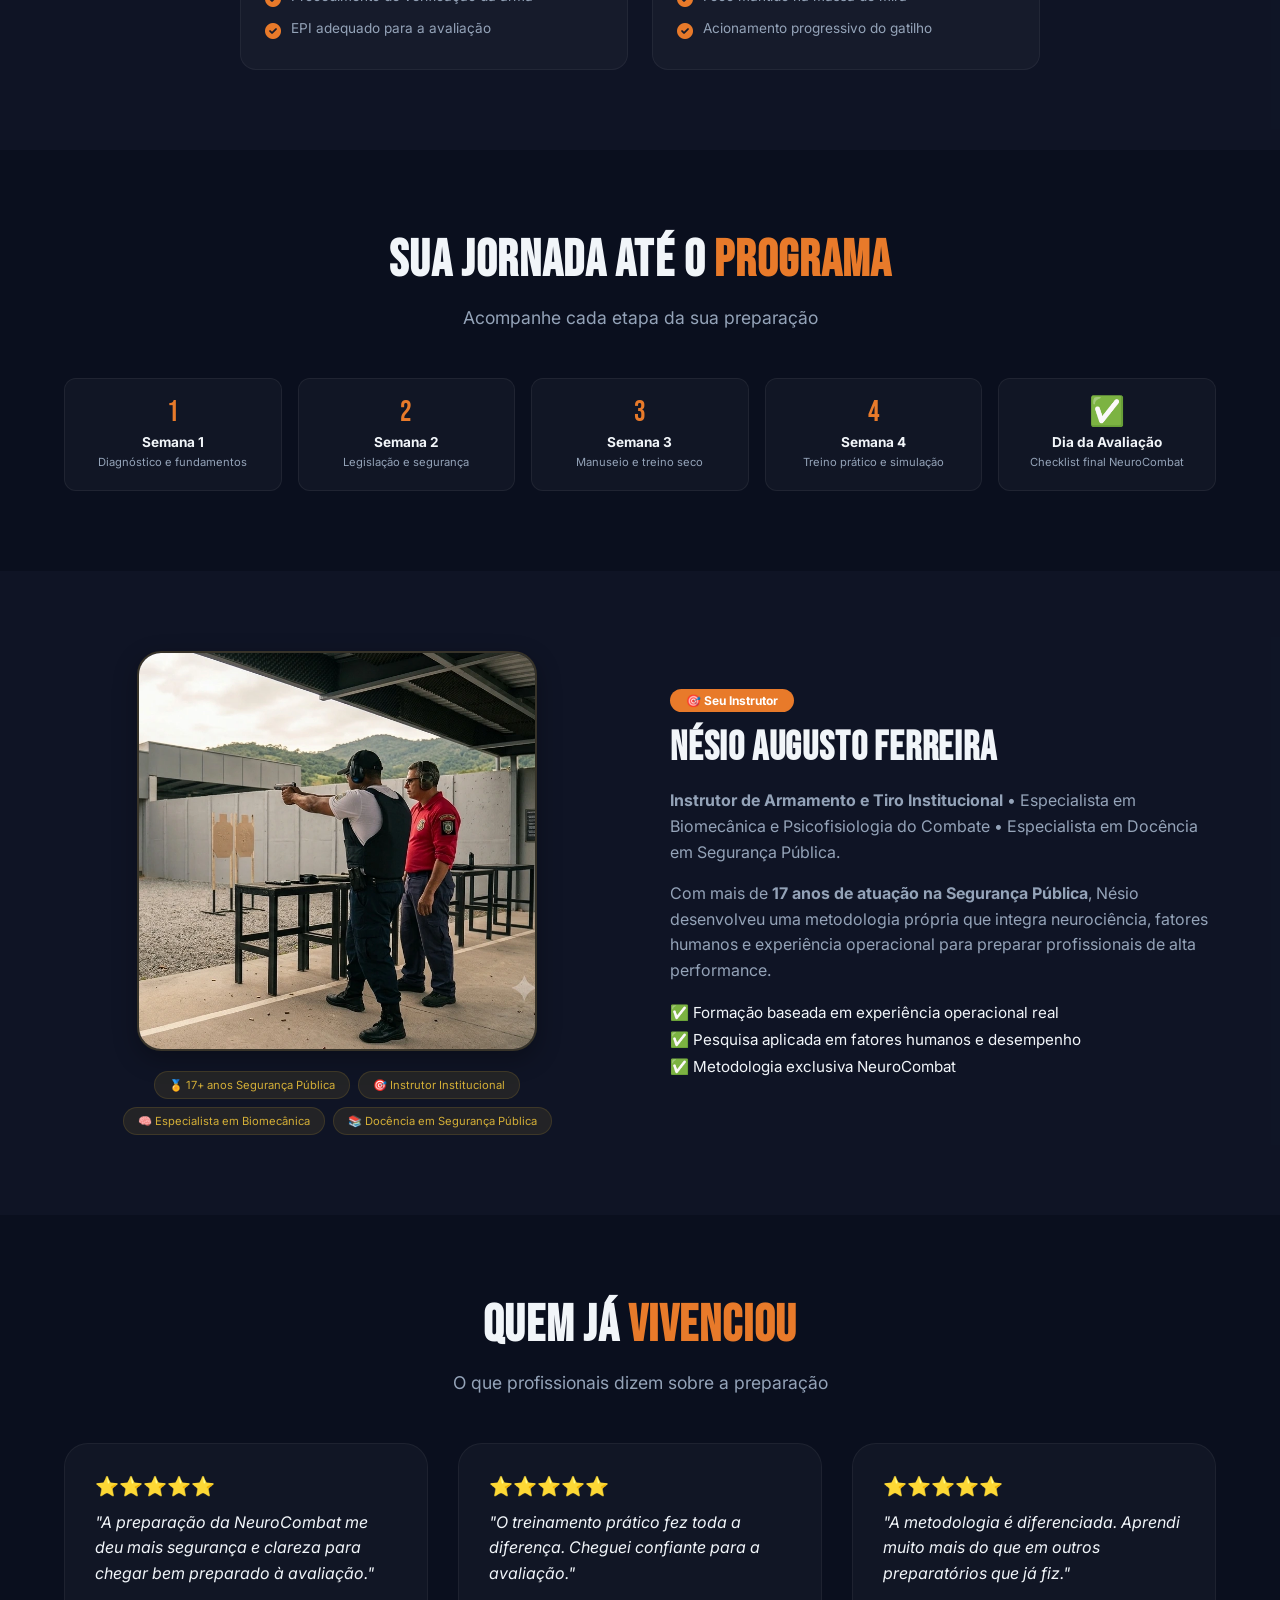
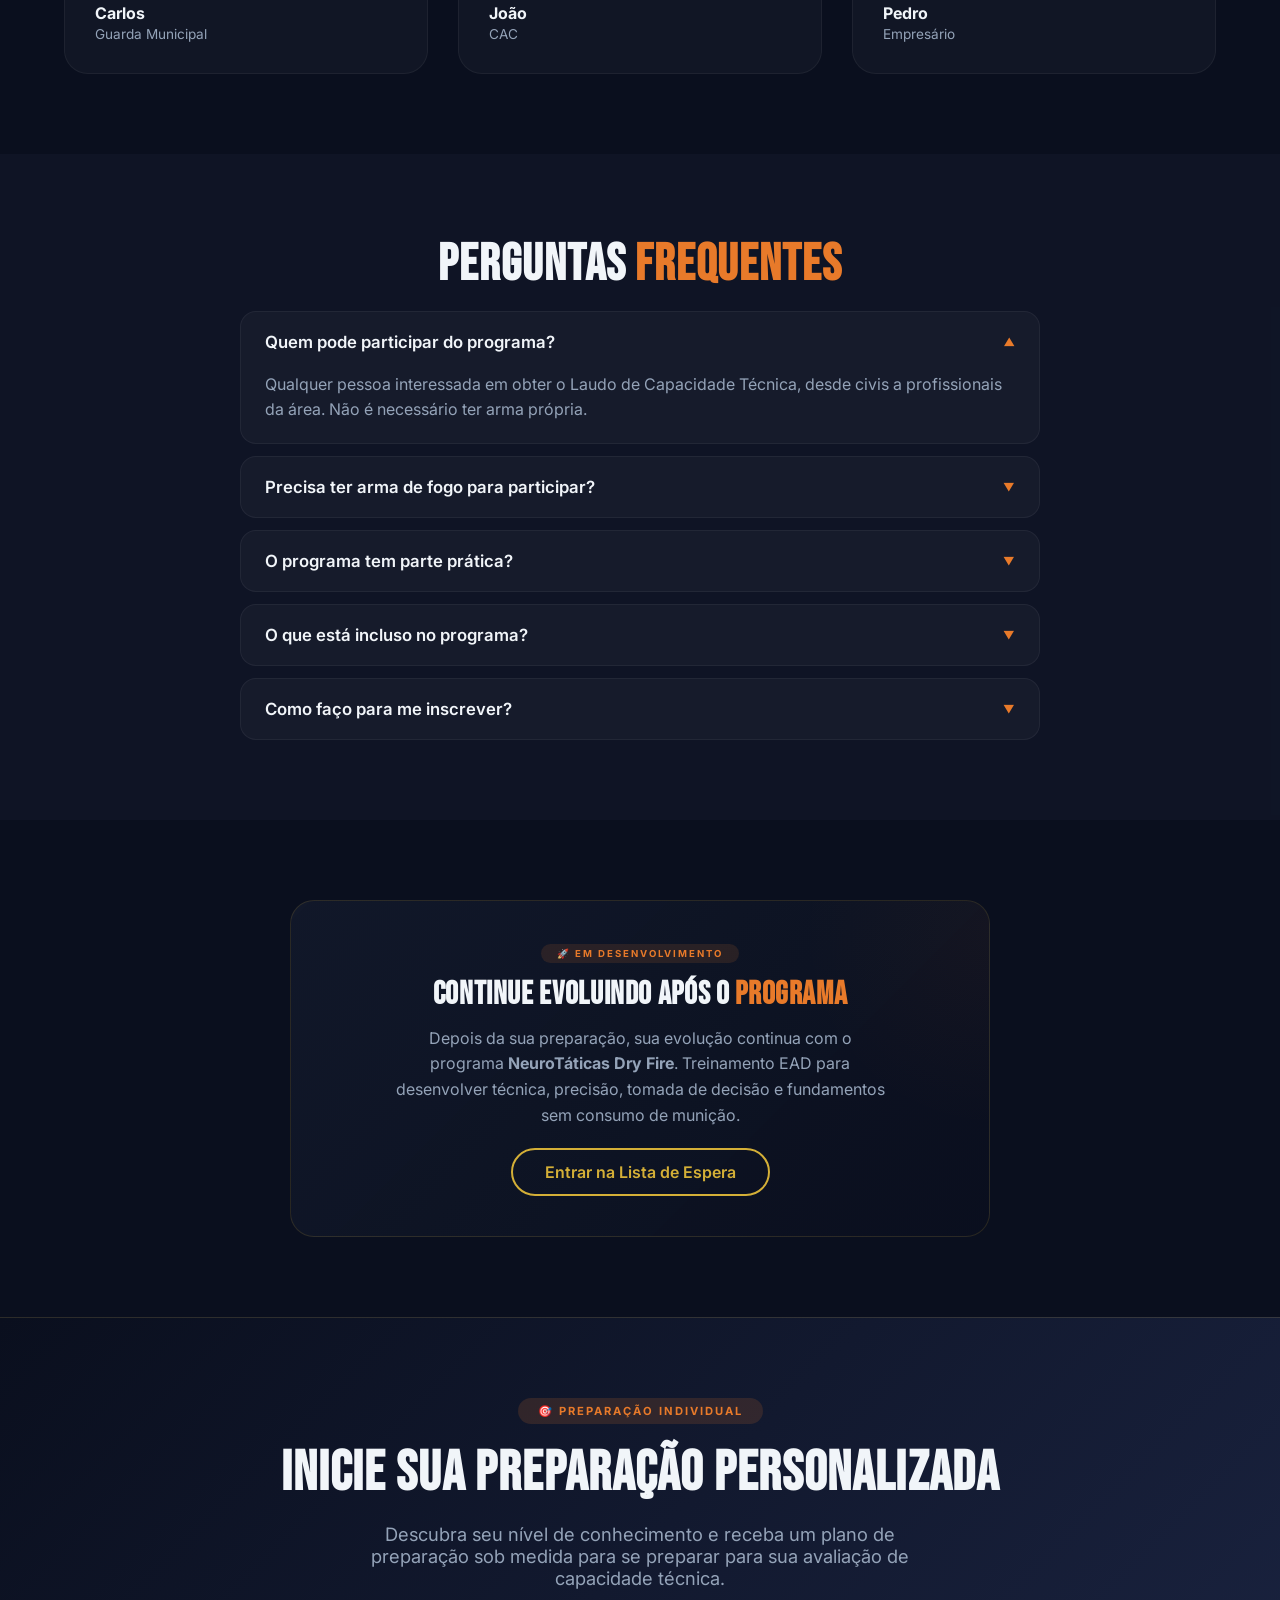
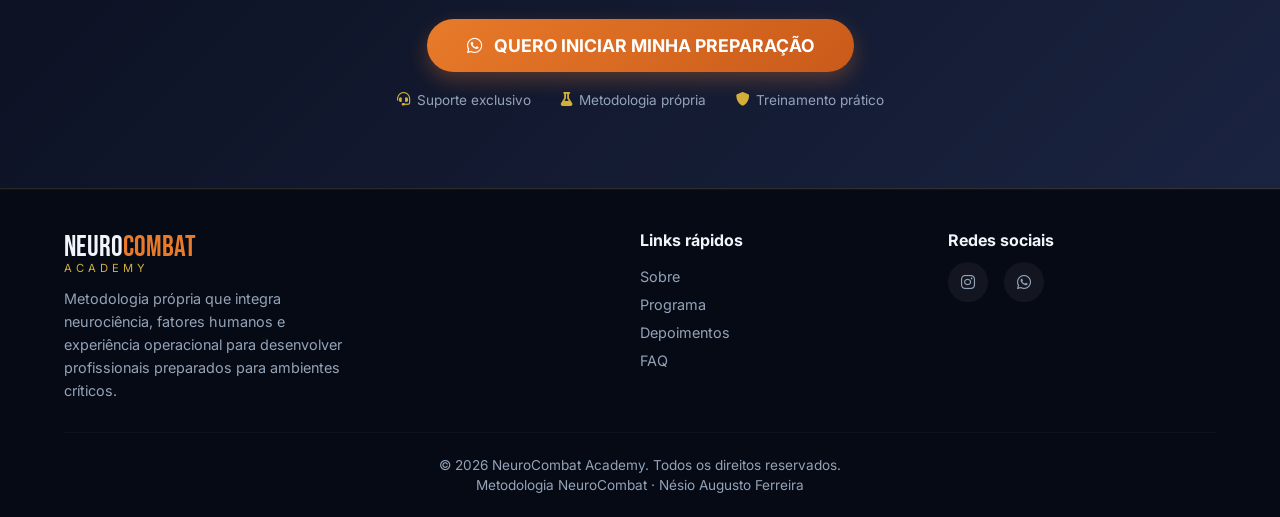
<file: pre-laudo/index.html>
<!DOCTYPE html>

<html lang="pt-br">
<head>
<meta charset="utf-8"/>
<meta content="width=device-width, initial-scale=1.0, viewport-fit=cover, user-scalable=yes" name="viewport"/>
<!-- ===== TITLE ===== -->
<title>Programa Preparatório para obtenção do Laudo de Capacidade Técnica | NeuroCombat Academy</title>
<!-- ===== META DESCRIPTION ===== -->
<meta content="Programa de preparação individual para obtenção do Laudo de Capacidade Técnica. Diagnóstico personalizado, 3 níveis de preparação, simulados e metodologia exclusiva NeuroCombat." name="description"/>
<meta content="laudo de capacidade técnica, capacidade técnica, laudo de capacidade técnica, CRAF, certificado de registro de arma de fogo, avaliação teórica, avaliação prática, NeuroCombat" name="keywords"/>
<meta content="Nésio Augusto Ferreira - NeuroCombat Academy" name="author"/>
<meta content="index, follow, max-snippet:-1, max-image-preview:large" name="robots"/>
<meta content="#0A0F1E" name="theme-color"/>
<link href="https://neurocombatacademy.com.br/pre-laudo/" rel="canonical"/>
<!-- ===== FAVICON ===== -->
<link href="/assets/images/favicon/favicon.ico" rel="icon"/>
<link href="/assets/images/favicon/apple-touch-icon.png" rel="apple-touch-icon"/>
<!-- ===== MANIFEST ===== -->
<link href="/manifest.webmanifest" rel="manifest"/>
<!-- ===== GOOGLE ANALYTICS 4 (GA4) ===== -->
<script async="" src="https://www.googletagmanager.com/gtag/js?id=G-JQQEFP0JNQ"></script>
<script>
        window.dataLayer = window.dataLayer || [];
        function gtag(){dataLayer.push(arguments);}
        gtag('js', new Date());
        gtag('config', 'G-JQQEFP0JNQ');
    </script>
<!-- ===== SCHEMA.ORG (JSON-LD) ===== -->
<script type="application/ld+json">
    {
        "@context": "https://schema.org",
        "@graph": [
            {
                "@type": "Course",
                "name": "Programa Preparatório para obtenção do Laudo de Capacidade Técnica",
                "description": "Programa de preparação individual para obtenção do Laudo de Capacidade Técnica com diagnóstico personalizado, 3 níveis de preparação, simulados e metodologia exclusiva NeuroCombat.",
                "provider": {
                    "@type": "Organization",
                    "name": "NeuroCombat Academy",
                    "url": "https://neurocombatacademy.com.br/"
                },
                "instructor": {
                    "@type": "Person",
                    "name": "Nésio Augusto Ferreira",
                    "jobTitle": "Instrutor de Armamento e Tiro | Especialista em Biomecânica e Psicofisiologia do Combate",
                    "url": "https://neurocombatacademy.com.br/#sobre"
                },
                "hasCourseInstance": {
                    "@type": "CourseInstance",
                    "courseMode": "mixed",
                    "courseWorkload": "PT40H"
                },
                "offers": {
                    "@type": "Offer",
                    "priceCurrency": "BRL",
                    "description": "Consulte valores pelo WhatsApp"
                }
            },
            {
                "@type": "BreadcrumbList",
                "itemListElement": [
                    {
                        "@type": "ListItem",
                        "position": 1,
                        "name": "Início",
                        "item": "https://neurocombatacademy.com.br/"
                    },
                    {
                        "@type": "ListItem",
                        "position": 2,
                        "name": "Programa Preparatório para obtenção do Laudo de Capacidade Técnica",
                        "item": "https://neurocombatacademy.com.br/pre-laudo/"
                    }
                ]
            },
            {
                "@type": "FAQPage",
                "mainEntity": [
                    {
                        "@type": "Question",
                        "name": "Quem pode participar do programa?",
                        "acceptedAnswer": {
                            "@type": "Answer",
                            "text": "Qualquer pessoa interessada em obter o Laudo de Capacidade Técnica, desde civis a profissionais da área. Não é necessário ter arma própria."
                        }
                    },
                    {
                        "@type": "Question",
                        "name": "Precisa ter arma de fogo para participar?",
                        "acceptedAnswer": {
                            "@type": "Answer",
                            "text": "Não. O programa é teórico-prático e não exige que o aluno possua arma de fogo."
                        }
                    },
                    {
                        "@type": "Question",
                        "name": "O programa tem parte prática?",
                        "acceptedAnswer": {
                            "@type": "Answer",
                            "text": "Sim! O programa inclui treinamento prático em estande de tiro com acompanhamento de instrutores qualificados."
                        }
                    },
                    {
                        "@type": "Question",
                        "name": "O que está incluso no programa?",
                        "acceptedAnswer": {
                            "@type": "Answer",
                            "text": "Diagnóstico personalizado, plano individual, apostila exclusiva com 7 módulos, simulados, treinamento prático, suporte via WhatsApp e certificado NeuroCombat."
                        }
                    },
                    {
                        "@type": "Question",
                        "name": "Como faço para me inscrever?",
                        "acceptedAnswer": {
                            "@type": "Answer",
                            "text": "Entre em contato conosco pelo WhatsApp para iniciar seu diagnóstico e receber seu plano de preparação individual."
                        }
                    }
                ]
            }
        ]
    }
    </script>
<meta content="Programa Preparatório para obtenção do Laudo de Capacidade Técnica | NeuroCombat Academy" property="og:title"/>
<meta content="Programa de preparação individual para obtenção do Laudo de Capacidade Técnica com diagnóstico personalizado, 3 níveis de preparação, simulados e metodologia exclusiva NeuroCombat." property="og:description"/>
<meta content="website" property="og:type"/>
<meta content="https://neurocombatacademy.com.br/pre-laudo/" property="og:url"/>
<meta content="https://neurocombatacademy.com.br/assets/images/og-image.jpg" property="og:image"/>
<meta content="1200" property="og:image:width"/>
<meta content="630" property="og:image:height"/>
<meta content="summary_large_image" name="twitter:card"/>
<meta content="Programa Preparatório para obtenção do Laudo de Capacidade Técnica | NeuroCombat Academy" name="twitter:title"/>
<meta content="Programa de preparação individual para obtenção do Laudo de Capacidade Técnica." name="twitter:description"/>
<meta content="https://neurocombatacademy.com.br/assets/images/og-image.jpg" name="twitter:image"/>
<link href="https://fonts.googleapis.com" rel="preconnect"/>
<link crossorigin="" href="https://fonts.gstatic.com" rel="preconnect"/>
<link href="/assets/css/pre-laudo.css" rel="stylesheet"/>
<link href="https://fonts.googleapis.com/css2?family=Inter:opsz,wght@14..32,300;14..32,400;14..32,500;14..32,600;14..32,700;14..32,800&amp;family=Bebas+Neue&amp;family=Montserrat:wght@400;500;600;700&amp;display=swap" rel="stylesheet"/>
<link href="https://cdnjs.cloudflare.com/ajax/libs/font-awesome/6.0.0-beta3/css/all.min.css" rel="stylesheet"/>

</head>
<body>
<!-- TOP BAR -->
<div class="top-bar">
    ⚡ Ciência · Técnica · Performance
</div>
<!-- HEADER -->
<header class="header" id="header">
<div class="container">
<a class="logo-container" href="/">
<span class="logo-text">NEURO<span>COMBAT</span></span>
<span class="logo-sub">ACADEMY</span>
</a>
<nav aria-label="Menu principal" class="nav-menu">
<ul>
<li><a href="/#sobre">Sobre</a></li>
<li><a class="active" href="/pre-laudo/">Programa</a></li>
<li><a href="/#depoimentos">Depoimentos</a></li>
<li><a href="/#faq">FAQ</a></li>
</ul>
</nav>
<a class="btn-header" href="#cta">Quero iniciar minha preparação</a>
</div>
</header>
<!-- ============================================================
     HERO
     ============================================================ -->
<section class="hero" id="home">
<div class="hero-overlay"></div>
<div class="container hero-grid">
<div class="hero-content">
<div class="hero-badge">🎯 Programa Oficial NeuroCombat Academy</div>
<h1 class="hero-title">Programa Preparatório para o<br/><span>Laudo de Capacidade Técnica</span></h1>
<p class="hero-description">Prepare-se de forma individual e personalizada para sua avaliação de capacidade técnica com segurança, confiança e metodologia exclusiva.</p>
<div class="hero-stats">
<div class="stat-item">
<span class="stat-number">40h</span>
<span class="stat-label">Carga horária</span>
</div>
<div class="stat-item">
<span class="stat-number">📚</span>
<span class="stat-label">7 módulos</span>
</div>
<div class="stat-item">
<span class="stat-number">🎯</span>
<span class="stat-label">Treinamento prático</span>
</div>
</div>
<a class="cta-button-primary" href="#cta"><i class="fab fa-whatsapp"></i> FALAR COM ESPECIALISTA</a>
</div>
<div class="hero-image">
<div class="hero-shield">
<div class="shield-icon">
<i class="fas fa-graduation-cap"></i>
</div>
<h3>Laudo</h3>
<p>Capacidade Técnica</p>
<div class="shield-line"></div>
<span class="shield-tag">⚡ Metodologia NeuroCombat</span>
</div>
</div>
</div>
</section>
<!-- ============================================================
     BARRA DE INFORMAÇÕES
     ============================================================ -->
<section class="course-info-bar">
<div class="container">
<div class="info-grid">
<div class="info-item">
<span class="info-icon"><i class="fas fa-clock"></i></span>
<div>
<span class="info-label">Carga horária</span>
<span class="info-value">40 horas</span>
</div>
</div>
<div class="info-item">
<span class="info-icon"><i class="fas fa-laptop"></i></span>
<div>
<span class="info-label">Modalidade</span>
<span class="info-value">Híbrido (EAD + Presencial)</span>
</div>
</div>
<div class="info-item">
<span class="info-icon"><i class="fas fa-users"></i></span>
<div>
<span class="info-label">Público</span>
<span class="info-value">CAC • Civis • Segurança Pública</span>
</div>
</div>
<div class="info-item">
<span class="info-icon"><i class="fas fa-certificate"></i></span>
<div>
<span class="info-label">Certificado</span>
<span class="info-value">NeuroCombat Academy</span>
</div>
</div>
</div>
</div>
</section>
<!-- ============================================================
     BREADCRUMB
     ============================================================ -->
<div class="breadcrumb">
<div class="container">
<a href="/">Início</a>
<span class="separator">›</span>
<span class="current">Programa Preparatório para obtenção do Laudo de Capacidade Técnica</span>
</div>
</div>
<!-- ============================================================
     O QUE É O LAUDO
     ============================================================ -->
<section class="section">
<div class="container">
<div class="about-grid">
<div class="about-image">
<div class="hero-shield" style="max-width: 400px; margin: 0 auto;">
<div class="shield-icon">
<i class="fas fa-file-alt" style="font-size: 4rem;"></i>
</div>
<h3>Laudo</h3>
<p>Capacidade Técnica</p>
<div class="shield-line"></div>
<span class="shield-tag">📋 Avaliação teórica e prática</span>
</div>
</div>
<div class="about-content">
<span class="about-tag">📋 O que é</span>
<h2>Laudo de Capacidade Técnica</h2>
<p>O Laudo de Capacidade Técnica é emitido no âmbito da avaliação realizada pelo profissional responsável, de acordo com os requisitos aplicáveis ao processo do candidato.</p>
<p>A obtenção do laudo é um dos requisitos obrigatórios para a aquisição e o registro de arma de fogo junto ao órgão competente.</p>
<div class="institutional-note"><strong>Importante:</strong> o Laudo de Capacidade Técnica é emitido no âmbito da avaliação realizada pelo profissional responsável. A NeuroCombat Academy atua na preparação do candidato.</div>
<div class="about-highlights">
<div>✅ Emitido por profissional habilitado</div>
<div>✅ Avaliação teórica + prática</div>
<div>✅ Parte da preparação para o processo aplicável</div>
</div>
<a class="btn-secondary" href="#cta">Quero iniciar minha preparação</a>
</div>
</div>
</div>
</section>
<!-- ============================================================
     COMO É A AVALIAÇÃO
     ============================================================ -->
<section class="section section-alt" id="avaliacao">
<div class="container">
<h2 class="section-title">Como funciona a <span class="highlight">avaliação</span>?</h2>
<p class="section-sub">O candidato deve ser avaliado em dois aspectos para obter o laudo</p>
<div class="comparison-grid" style="max-width: 900px;">
<div class="comparison-card highlight">
<h3>📖 Avaliação Teórica</h3>
<ul>
<li>✅ Legislação aplicada</li>
<li>✅ Partes da arma e funcionamento</li>
<li>✅ Segurança no manuseio</li>
<li>✅ Procedimentos operacionais</li>
</ul>
</div>
<div class="comparison-card highlight">
<h3>🎯 Avaliação Prática</h3>
<ul>
<li>✅ Manuseio seguro</li>
<li>✅ Postura e controle</li>
<li>✅ Disparos com precisão</li>
<li>✅ Alvo fixo</li>
</ul>
</div>
</div>
<div style="text-align: center; margin-top: 30px;">
<p style="color: var(--text-muted); font-size: 1.1rem;">✔️ Preparação teórica e prática alinhadas à avaliação de capacidade técnica</p>
</div>
</div>
</section>
<!-- ============================================================
     PARA QUEM É ESTE PROGRAMA?
     ============================================================ -->
<section class="section">
<div class="container">
<h2 class="section-title">Este programa é <span class="highlight">para você</span> que...</h2>
<p class="section-sub">Identifique-se com algum desses perfis?</p>
<div class="audience-grid">
<div class="audience-item">
<i class="fas fa-check-circle"></i>
<span>Vai adquirir sua primeira arma</span>
</div>
<div class="audience-item">
<i class="fas fa-check-circle"></i>
<span>Precisa se preparar para a avaliação de capacidade técnica</span>
</div>
<div class="audience-item">
<i class="fas fa-check-circle"></i>
<span>É CAC</span>
</div>
<div class="audience-item">
<i class="fas fa-check-circle"></i>
<span>É Guarda Municipal</span>
</div>
<div class="audience-item">
<i class="fas fa-check-circle"></i>
<span>É vigilante ou profissional da segurança</span>
</div>
<div class="audience-item">
<i class="fas fa-check-circle"></i>
<span>Quer aprender o manuseio correto da arma</span>
</div>
</div>
</div>
</section>
<!-- ============================================================
     O QUE O ALUNO RECEBE
     ============================================================ -->
<section class="section section-alt" id="recebe">
<div class="container">
<h2 class="section-title">Ao se inscrever, você <span class="highlight">recebe</span></h2>
<p class="section-sub">Tudo que você precisa para se preparar com confiança</p>
<div class="recebe-grid">
<div class="recebe-item">
<i class="fas fa-book-open"></i>
<h4>Apostila exclusiva</h4>
<p>Material completo com 7 módulos: legislação, partes da arma, segurança, fundamentos e simulados.</p>
</div>
<div class="recebe-item">
<i class="fas fa-pencil-alt"></i>
<h4>Simulados da prova teórica</h4>
<p>20 questões estilo avaliação oficial com gabarito comentado para treinar.</p>
</div>
<div class="recebe-item">
<i class="fas fa-crosshairs"></i>
<h4>Aula prática em estande</h4>
<p>Treinamento supervisionado com instrutores qualificados.</p>
</div>
<div class="recebe-item">
<i class="fab fa-whatsapp"></i>
<h4>Suporte via WhatsApp</h4>
<p>Acompanhamento exclusivo para tirar todas as suas dúvidas.</p>
</div>
<div class="recebe-item">
<i class="fas fa-award"></i>
<h4>Certificado NeuroCombat</h4>
<p>Reconhecimento da sua capacitação com nossa metodologia.</p>
</div>
<div class="recebe-item">
<i class="fas fa-clipboard-check"></i>
<h4>Checklist de preparação</h4>
<p>Guia completo com todos os itens para o dia da avaliação.</p>
</div>
</div>
</div>
</section>
<!-- ============================================================
     CRONOGRAMA
     ============================================================ -->
<section class="section" id="cronograma">
<div class="container">
<h2 class="section-title">Como funciona o <span class="highlight">programa</span>?</h2>
<p class="section-sub">Uma metodologia estruturada com base nos 7 módulos da apostila</p>
<div class="cronograma-grid">
<div class="cronograma-item">
<div class="cronograma-number">01</div>
<h4>Módulo 1</h4>
<p>Processo de aquisição de arma de fogo — SINARM, CRAF, posse e porte.</p>
</div>
<div class="cronograma-item">
<div class="cronograma-number">02</div>
<h4>Módulo 2</h4>
<p>Legislação essencial — Estatuto do Desarmamento e normas vigentes.</p>
</div>
<div class="cronograma-item">
<div class="cronograma-number">03</div>
<h4>Módulo 3</h4>
<p>Conhecimentos técnicos — partes da arma, funcionamento e munições.</p>
</div>
<div class="cronograma-item">
<div class="cronograma-number">04</div>
<h4>Módulo 4</h4>
<p>Segurança no manuseio — 4 princípios, finger discipline e EPI.</p>
</div>
<div class="cronograma-item">
<div class="cronograma-number">05</div>
<h4>Módulo 5</h4>
<p>Fundamentos do tiro — posição, empunhadura, visada e gatilho.</p>
</div>
<div class="cronograma-item">
<div class="cronograma-number">06</div>
<h4>Módulo 6</h4>
<p>Simulado da avaliação prática — critérios, erros e checklist.</p>
</div>
<div class="cronograma-item">
<div class="cronograma-number">07</div>
<h4>Módulo 7</h4>
<p>Simulado da avaliação teórica — 20 questões com gabarito comentado.</p>
</div>
</div>
</div>
</section>
<!-- ============================================================
     CONTEÚDO PROGRAMÁTICO
     ============================================================ -->
<section class="section section-alt" id="conteudo">
<div class="container">
<h2 class="section-title">O que você vai <span class="highlight">aprender</span></h2>
<p class="section-sub">Conteúdo programático completo do programa</p>
<div class="conteudo-grid">
<div class="conteudo-item">
<i class="fas fa-gavel" style="color: var(--gold);"></i>
<span>📚 Legislação</span>
</div>
<div class="conteudo-item">
<i class="fas fa-cog" style="color: var(--gold);"></i>
<span>🔧 Funcionamento da arma</span>
</div>
<div class="conteudo-item">
<i class="fas fa-shield-alt" style="color: var(--gold);"></i>
<span>🛡️ Segurança</span>
</div>
<div class="conteudo-item">
<i class="fas fa-crosshairs" style="color: var(--gold);"></i>
<span>🎯 Técnicas de disparo</span>
</div>
<div class="conteudo-item">
<i class="fas fa-clipboard-list" style="color: var(--gold);"></i>
<span>📋 Procedimentos da avaliação</span>
</div>
<div class="conteudo-item">
<i class="fas fa-exclamation-triangle" style="color: var(--gold);"></i>
<span>⚠️ Erros que reprovam</span>
</div>
</div>
</div>
</section>
<!-- ============================================================
     NÍVEIS DE PREPARAÇÃO (3 NÍVEIS)
     ============================================================ -->
<section class="section" id="niveis">
<div class="container">
<div class="section-header">
<span class="section-badge">🎯 PROGRAMA NEUROCOMBAT</span>
<h2 class="section-title">Seu nível determina o <span class="highlight">caminho</span></h2>
<p class="section-sub">Sua evolução determina o ritmo. Todos os níveis contemplam preparação teórica e etapa prática em estande.</p>
</div>
<div class="niveis-grid">
<div class="nivel-card">
<span class="nivel-badge essencial">Nível 1</span>
<h3>Inicial</h3>
<p class="nivel-sub">Zero conhecimento</p>
<div class="nivel-perfil">👤 Para quem está começando e precisa construir os fundamentos desde o início.</div>
<p class="nivel-desc">Uma preparação progressiva, com mais tempo de desenvolvimento, acompanhamento e prática para consolidar segurança e conhecimento.</p>
<ul>
<li><i class="fas fa-check"></i> Fundamentos e segurança</li>
<li><i class="fas fa-check"></i> Conhecimentos teóricos essenciais</li>
<li><i class="fas fa-check"></i> Desenvolvimento progressivo</li>
<li><i class="fas fa-check"></i> Simulados e correções</li>
<li><i class="fas fa-check"></i> Treinamento prático em estande</li>
<li><i class="fas fa-check"></i> Acompanhamento individual</li>
</ul>
<div class="nivel-modalidade">🎯 Preparação com maior necessidade relativa de tempo e prática</div>
</div>
<div class="nivel-card">
<span class="nivel-badge tecnica">Nível 2</span>
<h3>Básico</h3>
<p class="nivel-sub">Conhecimento básico</p>
<div class="nivel-perfil">👤 Para quem já possui contato inicial com o tema e precisa consolidar fundamentos.</div>
<p class="nivel-desc">Reforço dos conhecimentos, identificação de lacunas e treinamento direcionado para os pontos que precisam de evolução.</p>
<ul>
<li><i class="fas fa-check"></i> Diagnóstico de conhecimentos</li>
<li><i class="fas fa-check"></i> Revisão dos fundamentos</li>
<li><i class="fas fa-check"></i> Correção das principais deficiências</li>
<li><i class="fas fa-check"></i> Simulados teóricos e práticos</li>
<li><i class="fas fa-check"></i> Treinamento prático em estande</li>
<li><i class="fas fa-check"></i> Acompanhamento individual</li>
</ul>
<div class="nivel-modalidade">🎯 Preparação equilibrada entre fundamentos e aperfeiçoamento</div>
</div>
<div class="nivel-card">
<span class="nivel-badge validacao">Nível 3</span>
<h3>Intermediário</h3>
<p class="nivel-sub">Conhecimento intermediário</p>
<div class="nivel-perfil">👤 Para quem já possui experiência e busca aperfeiçoar pontos específicos.</div>
<p class="nivel-desc">Ajustes técnicos, refinamento dos fundamentos e preparação objetiva para a avaliação.</p>
<ul>
<li><i class="fas fa-check"></i> Diagnóstico direcionado</li>
<li><i class="fas fa-check"></i> Aperfeiçoamento técnico</li>
<li><i class="fas fa-check"></i> Correção personalizada</li>
<li><i class="fas fa-check"></i> Simulados direcionados</li>
<li><i class="fas fa-check"></i> Treinamento prático em estande</li>
<li><i class="fas fa-check"></i> Ajustes finais de preparação</li>
</ul>
<div class="nivel-modalidade">🎯 Preparação mais objetiva e direcionada</div>
</div>
</div>
<div class="level-note">
<strong>Importante:</strong> os níveis não representam modalidades diferentes do programa. Eles indicam o caminho de preparação mais adequado ao conhecimento e à experiência de cada aluno.
        </div>
</div>
</section>
<!-- ============================================================
     COMPARATIVO DOS NÍVEIS
     ============================================================ -->
<section class="section section-alt">
<div class="container">
<h2 class="section-title">Entenda os <span class="highlight">níveis</span></h2>
<p class="section-sub">A diferença está na quantidade e na profundidade da preparação necessária.</p>
<div style="overflow-x:auto; max-width:1000px; margin:0 auto;">
<table class="levels-table">
<thead><tr><th>Nível</th><th>Perfil</th><th>Foco da preparação</th><th>Prática em estande</th></tr></thead>
<tbody>
<tr><td>🟢 Nível 1 — Inicial</td><td>Zero conhecimento</td><td>Construção dos fundamentos</td><td>Sim</td></tr>
<tr><td>🟠 Nível 2 — Básico</td><td>Conhecimento básico</td><td>Consolidação e correção</td><td>Sim</td></tr>
<tr><td>🔵 Nível 3 — Intermediário</td><td>Conhecimento intermediário</td><td>Aperfeiçoamento e ajustes</td><td>Sim</td></tr>
</tbody>
</table>
</div>
</div>
</section>
<!-- ============================================================
     DIAGNÓSTICO NEUROCOMBAT
     ============================================================ -->
<section class="section" id="diagnostico">
<div class="container">
<div class="section-header">
<span class="section-badge">🧠 EXCLUSIVO NEUROCOMBAT</span>
<h2 class="section-title">Diagnóstico <span class="highlight">NeuroCombat</span></h2>
<p class="section-sub">Descubra seu nível de preparação e o caminho mais adequado para sua evolução.</p>
</div>
<div class="quiz-card" id="neurocombatQuiz">
<div class="quiz-progress-wrap">
<div class="quiz-progress-top"><span id="quizProgressText">Pergunta 1 de 20</span><span id="quizScoreText">0 acertos</span></div>
<div class="quiz-progress"><span id="quizProgressBar"></span></div>
</div>
<div id="quizQuestionArea"></div>
<div class="quiz-actions">
<button class="btn-secondary quiz-prev" disabled="" id="quizPrev" type="button">← Anterior</button>
<button class="cta-button-primary quiz-next" id="quizNext" type="button">Próxima →</button>
</div>
</div>
<div aria-live="polite" class="quiz-result" hidden="" id="quizResult">
<div class="result-icon">✓</div>
<span class="section-badge">RESULTADO DO DIAGNÓSTICO</span>
<h3 id="resultLevel">Nível 1 — Inicial</h3>
<p id="resultSummary"></p>
<div class="result-score"><strong id="resultScore">0/20</strong><span>acertos no diagnóstico</span></div>
<div class="result-message">
<strong>Próximo passo</strong>
<p>Informe seus dados para receber o resultado pelo WhatsApp da NeuroCombat Academy e conhecer o programa de preparação.</p>
</div>
<form class="quiz-lead-form" id="quizLeadForm" novalidate="">
<label for="leadName">Seu nome</label>
<input autocomplete="name" id="leadName" maxlength="80" name="name" placeholder="Digite seu nome" required="" type="text"/>
<label for="leadPhone">Seu WhatsApp</label>
<input autocomplete="tel" id="leadPhone" inputmode="tel" maxlength="20" name="phone" placeholder="(24) 99999-9999" required="" type="tel"/>
<p class="form-help">Seu telefone será utilizado para abrir o contato com a NeuroCombat e encaminhar seu resultado.</p>
<p class="form-error" hidden="" id="quizFormError" role="alert"></p>
<button class="cta-button-primary" type="submit"><i class="fab fa-whatsapp"></i> ENVIAR RESULTADO PELO WHATSAPP</button>
</form>
</div>
<div class="diagnostic-note">
<strong>Como funciona:</strong> o diagnóstico online oferece uma indicação inicial de nível. Durante a preparação, a equipe pode ajustar o percurso conforme a evolução e as necessidades observadas.
        </div>
</div>
</section>
<!-- ============================================================
     CHECKLIST FINAL DE PREPARAÇÃO
     ============================================================ -->
<section class="section section-alt" id="checklist">
<div class="container">
<h2 class="section-title">Checklist final de <span class="highlight">preparação</span></h2>
<p class="section-sub">Use este checklist para avaliar sua preparação antes de agendar a avaliação</p>
<div class="checklist-grid">
<div class="checklist-group">
<h4>📋 Legislação</h4>
<ul>
<li><i class="fas fa-check-circle"></i> Diferença entre Posse e Porte</li>
<li><i class="fas fa-check-circle"></i> Requisitos para aquisição de arma de fogo</li>
<li><i class="fas fa-check-circle"></i> Principais proibições do Estatuto do Desarmamento</li>
<li><i class="fas fa-check-circle"></i> Regras de transporte e armazenamento</li>
</ul>
</div>
<div class="checklist-group">
<h4>🔧 Conhecimento Técnico</h4>
<ul>
<li><i class="fas fa-check-circle"></i> Partes principais da pistola e/ou revólver</li>
<li><i class="fas fa-check-circle"></i> Funcionamento do ciclo de tiro</li>
<li><i class="fas fa-check-circle"></i> Tipos de ação (SA, DA, DAO, Striker)</li>
<li><i class="fas fa-check-circle"></i> Principais calibres e componentes da munição</li>
</ul>
</div>
<div class="checklist-group">
<h4>🛡️ Segurança</h4>
<ul>
<li><i class="fas fa-check-circle"></i> 4 Princípios Universais de Segurança</li>
<li><i class="fas fa-check-circle"></i> Finger discipline automática</li>
<li><i class="fas fa-check-circle"></i> Procedimento de verificação da arma</li>
<li><i class="fas fa-check-circle"></i> EPI adequado para a avaliação</li>
</ul>
</div>
<div class="checklist-group">
<h4>🎯 Habilidade Prática</h4>
<ul>
<li><i class="fas fa-check-circle"></i> Posição estável durante os disparos</li>
<li><i class="fas fa-check-circle"></i> Empunhadura consistente e controlada</li>
<li><i class="fas fa-check-circle"></i> Foco mantido na massa de mira</li>
<li><i class="fas fa-check-circle"></i> Acionamento progressivo do gatilho</li>
</ul>
</div>
</div>
</div>
</section>
<!-- ============================================================
     JORNADA DO ALUNO
     ============================================================ -->
<section class="section" id="jornada">
<div class="container">
<h2 class="section-title">Sua jornada até o <span class="highlight">Programa</span></h2>
<p class="section-sub">Acompanhe cada etapa da sua preparação</p>
<div class="jornada-grid">
<div class="jornada-item">
<div class="jornada-num">1</div>
<h4>Semana 1</h4>
<p>Diagnóstico e fundamentos</p>
</div>
<div class="jornada-item">
<div class="jornada-num">2</div>
<h4>Semana 2</h4>
<p>Legislação e segurança</p>
</div>
<div class="jornada-item">
<div class="jornada-num">3</div>
<h4>Semana 3</h4>
<p>Manuseio e treino seco</p>
</div>
<div class="jornada-item">
<div class="jornada-num">4</div>
<h4>Semana 4</h4>
<p>Treino prático e simulação</p>
</div>
<div class="jornada-item">
<div class="jornada-num">✅</div>
<h4>Dia da Avaliação</h4>
<p>Checklist final NeuroCombat</p>
</div>
</div>
</div>
</section>
<!-- ============================================================
     CONHEÇA O INSTRUTOR
     ============================================================ -->
<section class="section section-alt" id="instrutor">
<div class="container">
<div class="about-grid">
<div class="about-image">
<img alt="Nésio Augusto Ferreira - Instrutor NeuroCombat Academy" class="about-photo" loading="lazy" src="/assets/images/nesio-profile.webp"/>
<div class="about-credentials">
<span>🏅 17+ anos Segurança Pública</span>
<span>🎯 Instrutor Institucional</span>
<span>🧠 Especialista em Biomecânica</span>
<span>📚 Docência em Segurança Pública</span>
</div>
</div>
<div class="about-content">
<span class="about-tag">🎯 Seu Instrutor</span>
<h2>Nésio Augusto Ferreira</h2>
<p><strong>Instrutor de Armamento e Tiro Institucional</strong> • Especialista em Biomecânica e Psicofisiologia do Combate • Especialista em Docência em Segurança Pública.</p>
<p>Com mais de <strong>17 anos de atuação na Segurança Pública</strong>, Nésio desenvolveu uma metodologia própria que integra neurociência, fatores humanos e experiência operacional para preparar profissionais de alta performance.</p>
<div class="about-highlights">
<div>✅ Formação baseada em experiência operacional real</div>
<div>✅ Pesquisa aplicada em fatores humanos e desempenho</div>
<div>✅ Metodologia exclusiva NeuroCombat</div>
</div>
</div>
</div>
</div>
</section>
<!-- ============================================================
     DEPOIMENTOS
     ============================================================ -->
<section class="section" id="depoimentos">
<div class="container">
<h2 class="section-title">Quem já <span class="highlight">vivenciou</span></h2>
<p class="section-sub">O que profissionais dizem sobre a preparação</p>
<div class="depoimentos-grid">
<div class="depoimento-card">
<div class="stars">⭐⭐⭐⭐⭐</div>
<p>"A preparação da NeuroCombat me deu mais segurança e clareza para chegar bem preparado à avaliação."</p>
<div class="depoimento-autor">
<strong>Carlos</strong>
<span>Guarda Municipal</span>
</div>
</div>
<div class="depoimento-card">
<div class="stars">⭐⭐⭐⭐⭐</div>
<p>"O treinamento prático fez toda a diferença. Cheguei confiante para a avaliação."</p>
<div class="depoimento-autor">
<strong>João</strong>
<span>CAC</span>
</div>
</div>
<div class="depoimento-card">
<div class="stars">⭐⭐⭐⭐⭐</div>
<p>"A metodologia é diferenciada. Aprendi muito mais do que em outros preparatórios que já fiz."</p>
<div class="depoimento-autor">
<strong>Pedro</strong>
<span>Empresário</span>
</div>
</div>
</div>
</div>
</section>
<!-- ============================================================
     FAQ
     ============================================================ -->
<section class="section section-alt" id="faq">
<div class="container">
<h2 class="section-title">Perguntas <span class="highlight">Frequentes</span></h2>
<div class="faq-grid">
<div class="faq-item">
<div class="faq-question">Quem pode participar do programa?</div>
<div class="faq-answer">Qualquer pessoa interessada em obter o Laudo de Capacidade Técnica, desde civis a profissionais da área. Não é necessário ter arma própria.</div>
</div>
<div class="faq-item">
<div class="faq-question">Precisa ter arma de fogo para participar?</div>
<div class="faq-answer">Não. O programa é teórico-prático e não exige que o aluno possua arma de fogo.</div>
</div>
<div class="faq-item">
<div class="faq-question">O programa tem parte prática?</div>
<div class="faq-answer">Sim! O programa inclui treinamento prático em estande de tiro com acompanhamento de instrutores qualificados.</div>
</div>
<div class="faq-item">
<div class="faq-question">O que está incluso no programa?</div>
<div class="faq-answer">Diagnóstico personalizado, plano individual, apostila exclusiva com 7 módulos, simulados, treinamento prático, suporte via WhatsApp e certificado NeuroCombat.</div>
</div>
<div class="faq-item">
<div class="faq-question">Como faço para me inscrever?</div>
<div class="faq-answer">Entre em contato conosco pelo WhatsApp para iniciar seu diagnóstico e receber seu plano de preparação individual.</div>
</div>
</div>
</div>
</section>
<!-- ============================================================
     PRÓXIMO PASSO: DRY FIRE
     ============================================================ -->
<section class="section" id="dryfire">
<div class="container">
<div class="dryfire-box">
<span class="dryfire-badge">🚀 Em desenvolvimento</span>
<h3>Continue evoluindo após o <span style="color: var(--orange);">Programa</span></h3>
<p>Depois da sua preparação, sua evolução continua com o programa <strong>NeuroTáticas Dry Fire</strong>. Treinamento EAD para desenvolver técnica, precisão, tomada de decisão e fundamentos sem consumo de munição.</p>
<a class="btn-secondary" href="https://wa.me/5524999599347?text=Olá! Quero entrar na lista de espera do Dry Fire." rel="noopener" target="_blank">Entrar na Lista de Espera</a>
</div>
</div>
</section>
<!-- ============================================================
     CTA FINAL
     ============================================================ -->
<section class="cta-final" id="cta">
<div class="container">
<span class="cta-badge">🎯 Preparação Individual</span>
<h2>Inicie sua <span class="highlight">preparação personalizada</span></h2>
<p>Descubra seu nível de conhecimento e receba um plano de preparação sob medida para se preparar para sua avaliação de capacidade técnica.</p>
<a class="cta-button-primary" href="https://wa.me/5524999599347?text=Olá! Quero iniciar minha preparação para o Laudo de Capacidade Técnica da NeuroCombat Academy." rel="noopener" target="_blank"><i class="fab fa-whatsapp"></i> QUERO INICIAR MINHA PREPARAÇÃO</a>
<div class="cta-trust">
<span><i class="fas fa-headset"></i> Suporte exclusivo</span>
<span><i class="fas fa-flask"></i> Metodologia própria</span>
<span><i class="fas fa-shield-alt"></i> Treinamento prático</span>
</div>
</div>
</section>
<!-- ============================================================
     FOOTER
     ============================================================ -->
<footer>
<div class="container">
<div class="footer-grid">
<div class="footer-brand">
<span class="footer-logo">NEURO<span>COMBAT</span></span>
<span class="footer-sub">ACADEMY</span>
<p>Metodologia própria que integra neurociência, fatores humanos e experiência operacional para desenvolver profissionais preparados para ambientes críticos.</p>
</div>
<div class="footer-links">
<h4>Links rápidos</h4>
<ul>
<li><a href="/#sobre">Sobre</a></li>
<li><a href="/pre-laudo/">Programa</a></li>
<li><a href="/#depoimentos">Depoimentos</a></li>
<li><a href="/#faq">FAQ</a></li>
</ul>
</div>
<div class="footer-social">
<h4>Redes sociais</h4>
<div class="social-links">
<a aria-label="Instagram" href="https://www.instagram.com/neurocombatacademy/" rel="noopener" target="_blank"><i class="fab fa-instagram"></i></a>
<a aria-label="WhatsApp" href="https://wa.me/5524999599347?text=Olá! Quero conhecer a metodologia da NeuroCombat Academy." rel="noopener" target="_blank"><i class="fab fa-whatsapp"></i></a>
</div>
</div>
</div>
<div class="footer-bottom">
<p>© 2026 NeuroCombat Academy. Todos os direitos reservados.</p>
<p>Metodologia NeuroCombat · Nésio Augusto Ferreira</p>
</div>
</div>
</footer>
<!-- ============================================================
     BARRA FIXA
     ============================================================ -->
<div class="fixed-bar">
<a aria-label="WhatsApp" class="fixed-item" href="https://wa.me/5524999599347?text=Olá! Quero iniciar minha preparação para o Laudo de Capacidade Técnica da NeuroCombat Academy." rel="noopener" target="_blank">
<i class="fab fa-whatsapp"></i>
<span>WhatsApp</span>
</a>
<a aria-label="Conhecer" class="fixed-item highlight" href="#cta">
<i class="fas fa-rocket"></i>
<span>Conhecer</span>
</a>
<a aria-label="Voltar ao topo" class="fixed-item" href="#home">
<i class="fas fa-arrow-up"></i>
<span>Topo</span>
</a>
</div>
<script>
(function(){
    'use strict';
    const questions = [
        {q:'Qual é a primeira prioridade antes de manusear uma arma de fogo?',o:['Velocidade de execução','Segurança e controle da situação','Ajuste da mira','Escolha da munição'],a:1},
        {q:'Ao receber uma arma, qual atitude é mais adequada?',o:['Assumir que está descarregada','Apontar para uma direção segura e verificar sua condição conforme o procedimento seguro','Acionar o gatilho para conferir','Entregar imediatamente a outra pessoa'],a:1},
        {q:'O que significa tratar uma arma como se estivesse carregada?',o:['Evitar qualquer contato com a arma','Adotar sempre procedimentos seguros, independentemente da suposição sobre seu estado','Manter o dedo no gatilho','Guardar a arma sem inspeção'],a:1},
        {q:'Onde o dedo deve permanecer durante o manuseio, quando não há intenção imediata de realizar o disparo?',o:['No gatilho','Sobre o guarda-mato','Fora do gatilho, em posição segura','Na lateral da arma'],a:2},
        {q:'O que é direção segura?',o:['Qualquer direção para cima','Uma direção em que um disparo não provoque consequências indevidas','A direção do alvo sempre','A direção indicada por outra pessoa'],a:1},
        {q:'Por que conhecer a nomenclatura básica do equipamento é importante?',o:['Apenas para decorar termos','Para facilitar comunicação, compreensão e execução segura dos procedimentos','Somente para preencher documentos','Não é importante'],a:1},
        {q:'Durante uma atividade em estande, ao identificar uma condição insegura, o mais adequado é:',o:['Continuar para não interromper a atividade','Ignorar se ninguém percebeu','Interromper o procedimento e comunicar a situação ao responsável','Acelerar a execução'],a:2},
        {q:'O uso de proteção individual em ambiente de tiro tem como principal objetivo:',o:['Melhorar a pontuação','Reduzir riscos à audição e à visão','Aumentar a velocidade','Substituir a orientação do instrutor'],a:1},
        {q:'Qual é a melhor forma de desenvolver consistência técnica?',o:['Praticar sem orientação','Repetir procedimentos seguros, receber correção e acompanhar a evolução','Mudar de técnica a cada tentativa','Priorizar velocidade antes dos fundamentos'],a:1},
        {q:'Um diagnóstico de preparação serve principalmente para:',o:['Classificar pessoas de forma definitiva','Identificar conhecimentos e necessidades para direcionar o treinamento','Substituir toda avaliação prática','Definir automaticamente o resultado da avaliação'],a:1},
        {q:'Quem está começando do zero tende a precisar de:',o:['Menos contato com fundamentos','Uma preparação progressiva com mais tempo para consolidar conhecimentos','Somente conteúdo avançado','Apenas uma conversa inicial'],a:1},
        {q:'Quem já possui conhecimento básico pode se beneficiar especialmente de:',o:['Ignorar fundamentos','Consolidação, correção de lacunas e prática direcionada','Eliminar a etapa prática','Somente conteúdo administrativo'],a:1},
        {q:'Quem possui conhecimento intermediário tende a se beneficiar de:',o:['Retornar obrigatoriamente ao conteúdo inicial completo','Aperfeiçoamento, correções específicas e preparação objetiva','Dispensar qualquer treinamento','Somente leitura de material'],a:1},
        {q:'Todos os níveis do programa NeuroCombat contemplam:',o:['Somente EAD','Somente conteúdo teórico','Preparação teórica e etapa prática em estande','Apenas avaliação documental'],a:2},
        {q:'A prática supervisionada contribui para:',o:['Substituir o estudo teórico','Transformar conhecimento em execução segura e consistente','Eliminar a necessidade de segurança','Substituir a orientação e a supervisão'],a:1},
        {q:'Ao perceber que não domina um procedimento, a atitude mais adequada é:',o:['Improvisar','Pedir orientação e praticar de forma supervisionada','Esconder a dificuldade','Aumentar a velocidade'],a:1},
        {q:'Qual característica é mais importante durante uma preparação técnica?',o:['Pressa','Consistência, segurança e capacidade de corrigir erros','Competição com outros alunos','Executar sem feedback'],a:1},
        {q:'O acompanhamento individual permite:',o:['Usar exatamente o mesmo percurso para todos','Ajustar o treinamento conforme evolução e necessidades','Eliminar a necessidade de diagnóstico','Dispensar a prática'],a:1},
        {q:'O programa preparatório da NeuroCombat atua principalmente:',o:['Emitindo o laudo final','Preparando o candidato para a avaliação de capacidade técnica','Substituindo o profissional responsável pela avaliação','Definindo o resultado da avaliação'],a:1},
        {q:'Ao final do diagnóstico online, o resultado deve ser entendido como:',o:['Uma certificação definitiva de competência','Uma indicação inicial do nível de preparação, que pode ser refinada durante o treinamento','Um resultado definitivo','Um substituto da etapa prática'],a:1}
    ];
    const state={index:0,answers:Array(questions.length).fill(null)};
    const area=document.getElementById('quizQuestionArea'), progress=document.getElementById('quizProgressBar'), progressText=document.getElementById('quizProgressText'), scoreText=document.getElementById('quizScoreText'), prev=document.getElementById('quizPrev'), next=document.getElementById('quizNext'), card=document.getElementById('neurocombatQuiz'), result=document.getElementById('quizResult'), form=document.getElementById('quizLeadForm'), error=document.getElementById('quizFormError');
    if(!area)return;
    function render(){
        const item=questions[state.index];
        progress.style.width=((state.index+1)/questions.length*100)+'%';
        progressText.textContent='Pergunta '+(state.index+1)+' de '+questions.length;
        scoreText.textContent=state.answers.filter((v,i)=>v===questions[i].a).length+' acertos';
        prev.disabled=state.index===0;
        next.textContent=state.index===questions.length-1?'Ver resultado':'Próxima →';
        const wrap=document.createElement('div'); wrap.className='quiz-question';
        const h=document.createElement('h3'); h.textContent=item.q; wrap.appendChild(h);
        const opts=document.createElement('div'); opts.className='quiz-options';
        item.o.forEach((label,i)=>{const lab=document.createElement('label');lab.className='quiz-option'+(state.answers[state.index]===i?' selected':'');const input=document.createElement('input');input.type='radio';input.name='q'+state.index;input.value=String(i);input.checked=state.answers[state.index]===i;input.addEventListener('change',()=>{state.answers[state.index]=i;render();});const span=document.createElement('span');span.textContent=label;lab.append(input,span);opts.appendChild(lab);});
        wrap.appendChild(opts); area.replaceChildren(wrap);
    }
    function finish(){
        if(state.answers.some(v=>v===null)){alert('Responda todas as perguntas antes de ver o resultado.');return;}
        const score=state.answers.reduce((n,v,i)=>n+(v===questions[i].a?1:0),0);
        let level,title,summary;
        if(score<=7){level=1;title='Nível 1 — Inicial | Zero conhecimento';summary='Seu resultado indica que uma preparação progressiva, com mais tempo para construir fundamentos e desenvolver segurança, tende a ser o caminho mais adequado.';}
        else if(score<=14){level=2;title='Nível 2 — Básico | Conhecimento básico';summary='Seu resultado indica uma base inicial. O foco tende a ser a consolidação dos fundamentos, correção de lacunas e prática direcionada.';}
        else{level=3;title='Nível 3 — Intermediário | Conhecimento intermediário';summary='Seu resultado indica uma base consistente. O foco tende a ser o aperfeiçoamento, os ajustes técnicos e uma preparação mais objetiva.';}
        result.dataset.level=String(level); result.dataset.title=title; result.dataset.score=String(score);
        document.getElementById('resultLevel').textContent=title; document.getElementById('resultSummary').textContent=summary; document.getElementById('resultScore').textContent=score+'/20';
        card.hidden=true; result.hidden=false; result.scrollIntoView({behavior:'smooth',block:'start'});
    }
    prev.addEventListener('click',()=>{if(state.index>0){state.index--;render();}});
    next.addEventListener('click',()=>{if(state.answers[state.index]===null){alert('Selecione uma alternativa para continuar.');return;}if(state.index<questions.length-1){state.index++;render();}else finish();});
    form.addEventListener('submit',e=>{
        e.preventDefault(); error.hidden=true;
        const name=document.getElementById('leadName').value.trim();
        const phone=document.getElementById('leadPhone').value.replace(/\\D/g,'');
        if(name.length<2){error.textContent='Informe seu nome.';error.hidden=false;return;}
        if(phone.length<10||phone.length>11){error.textContent='Informe um WhatsApp brasileiro válido com DDD.';error.hidden=false;return;}
        const level=result.dataset.level||'1', title=result.dataset.title||'Nível 1 — Inicial | Zero conhecimento', score=result.dataset.score||'0';
        const msg='Olá, NeuroCombat Academy!\n\nAcabei de realizar o Diagnóstico NeuroCombat.\n\nResultado: '+title+'\nPontuação: '+score+'/20\nMeu nome é: '+name+'\nMeu WhatsApp: '+phone+'\n\nGostaria de receber mais informações sobre o Programa Preparatório para obtenção do Laudo de Capacidade Técnica e entender como posso iniciar minha preparação.';
        const url='https://wa.me/5524999599347?text='+encodeURIComponent(msg);
        window.open(url,'_blank','noopener,noreferrer');
    });
    render();
})();
</script>
<script defer="" src="/assets/js/main.js"></script>
</body>
</html>
</file>
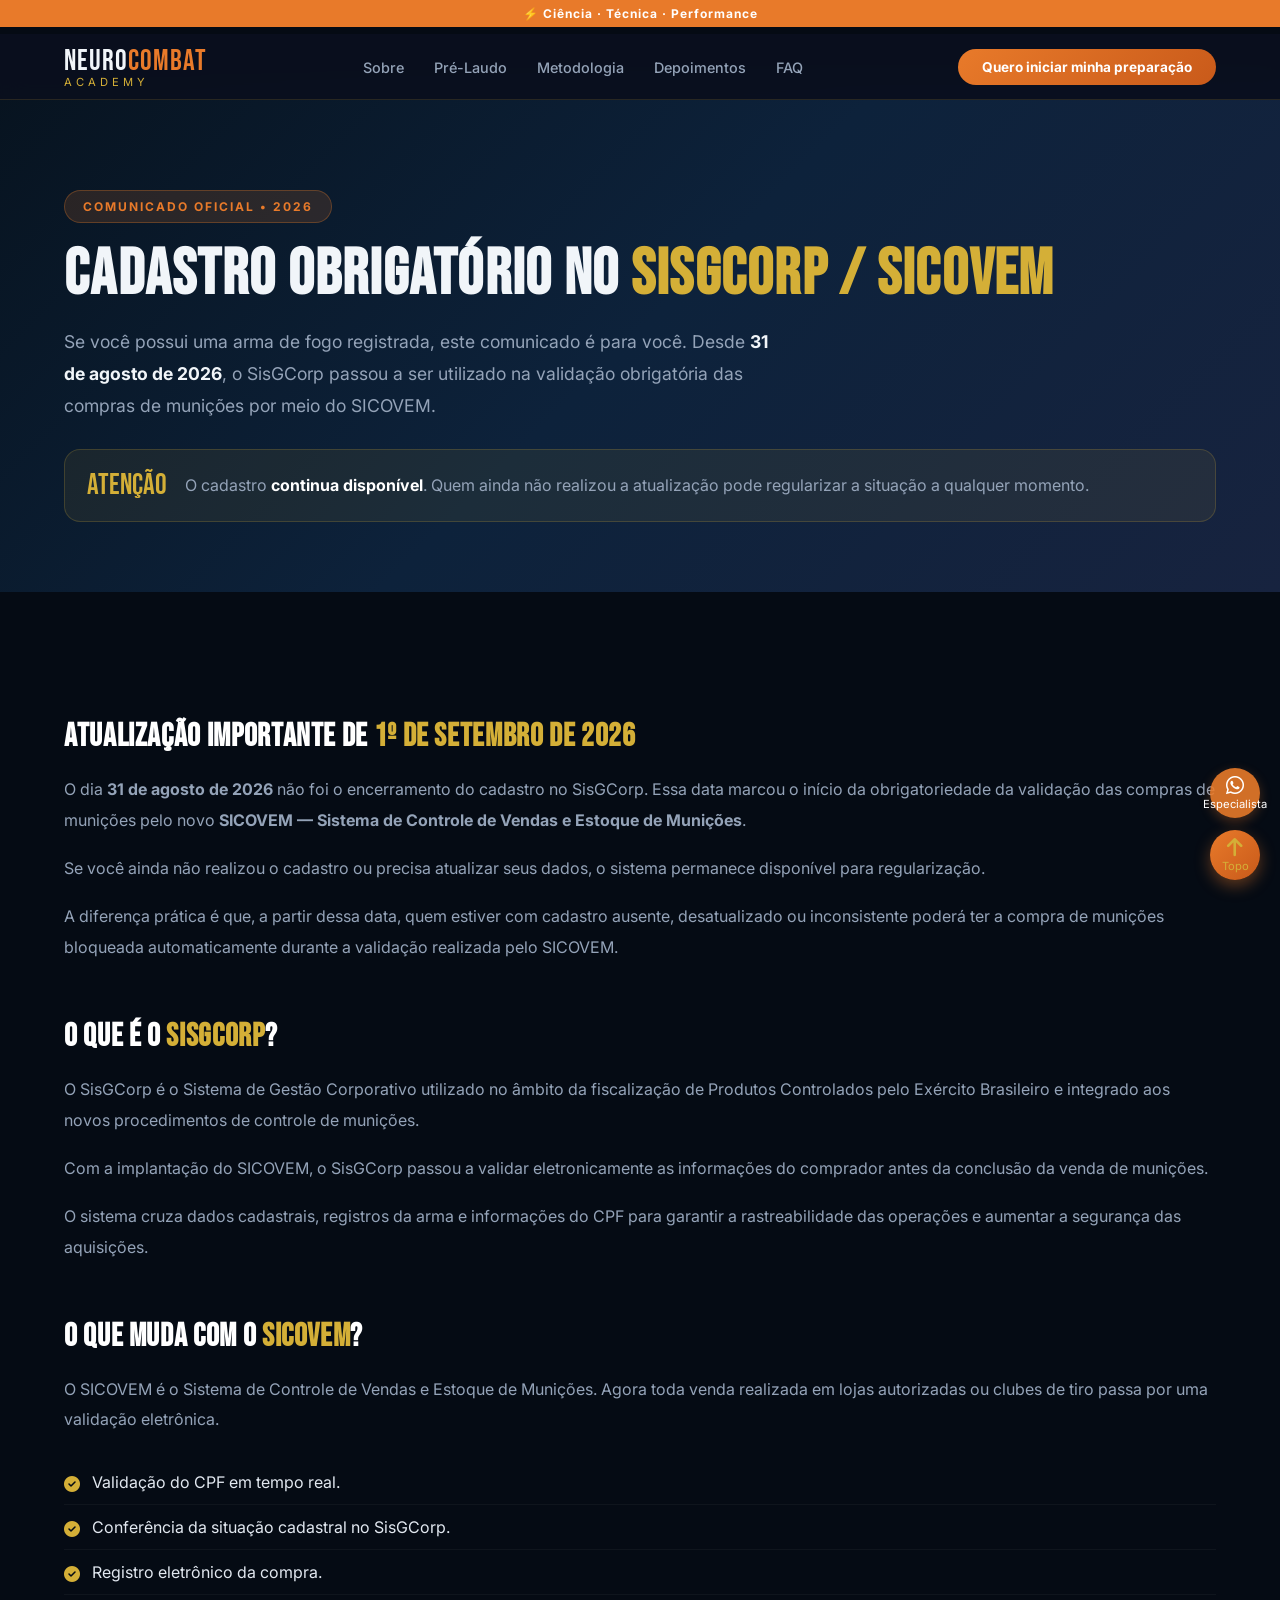
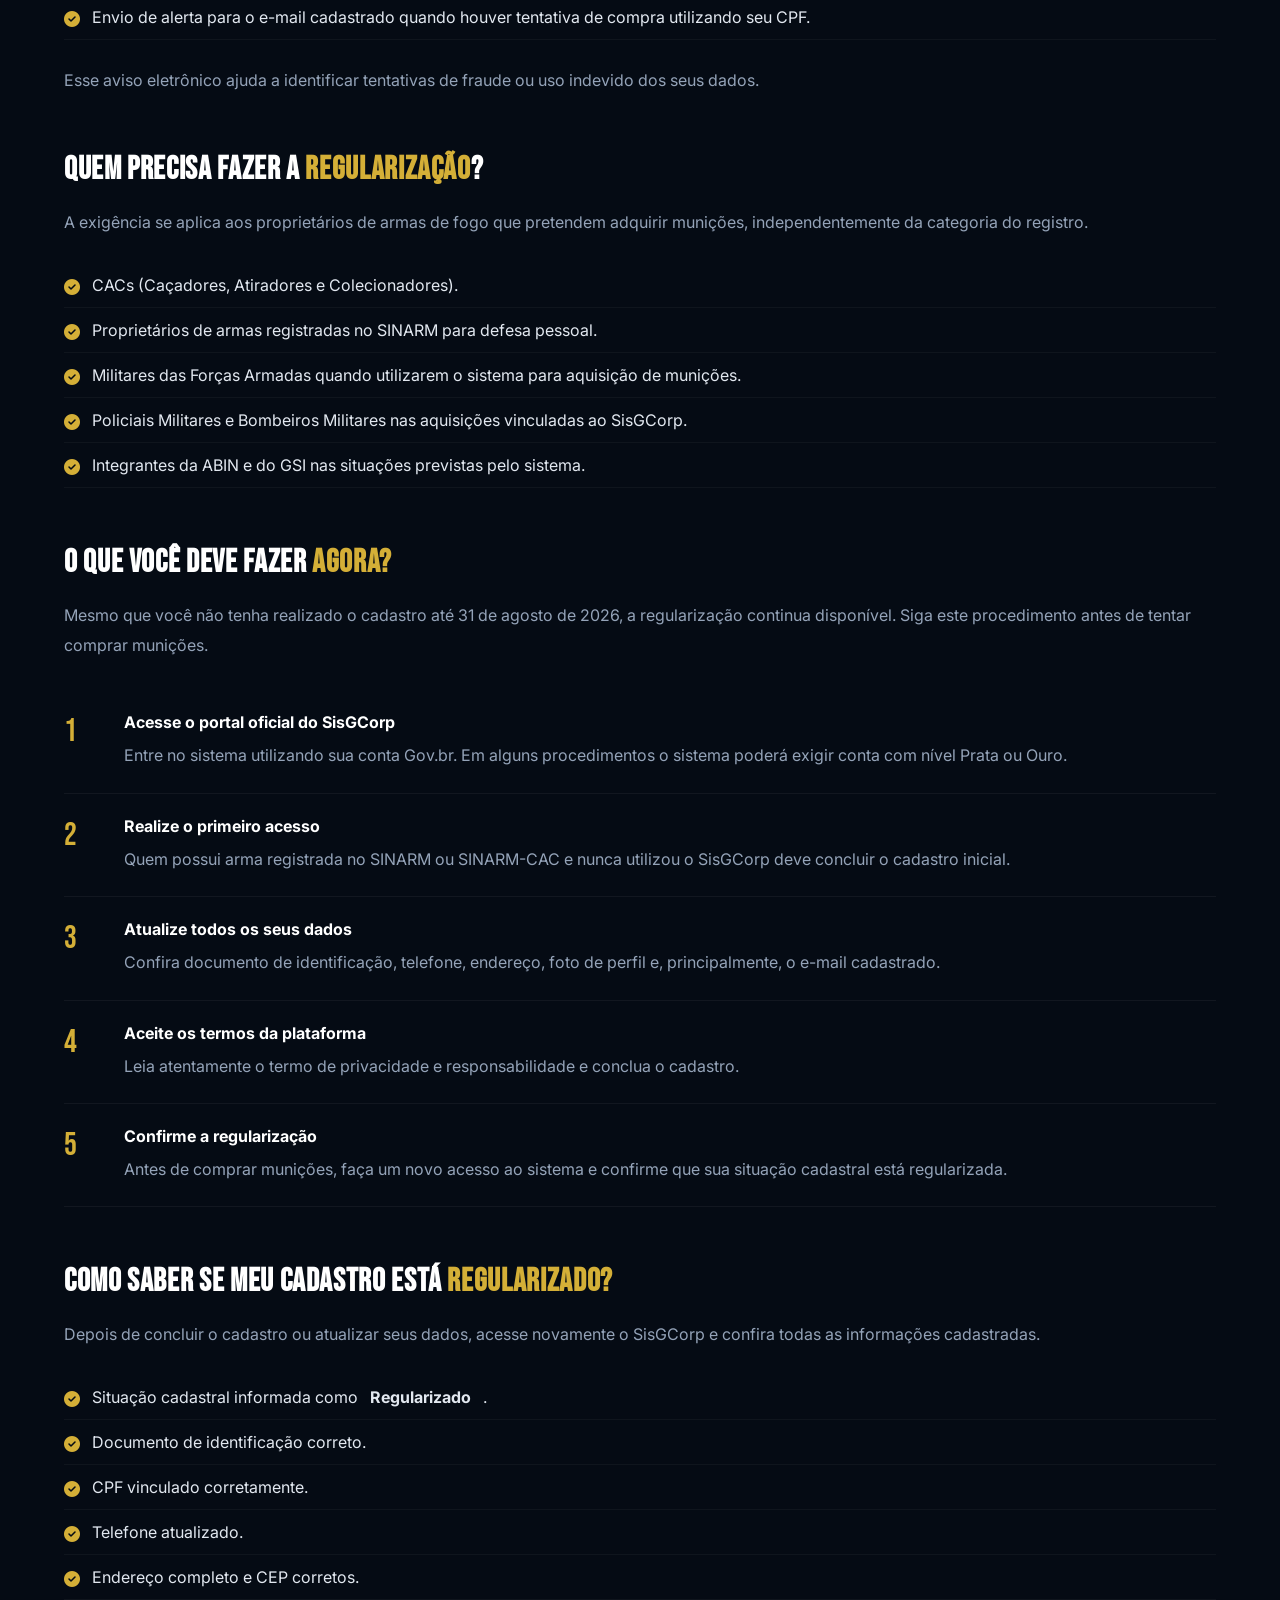
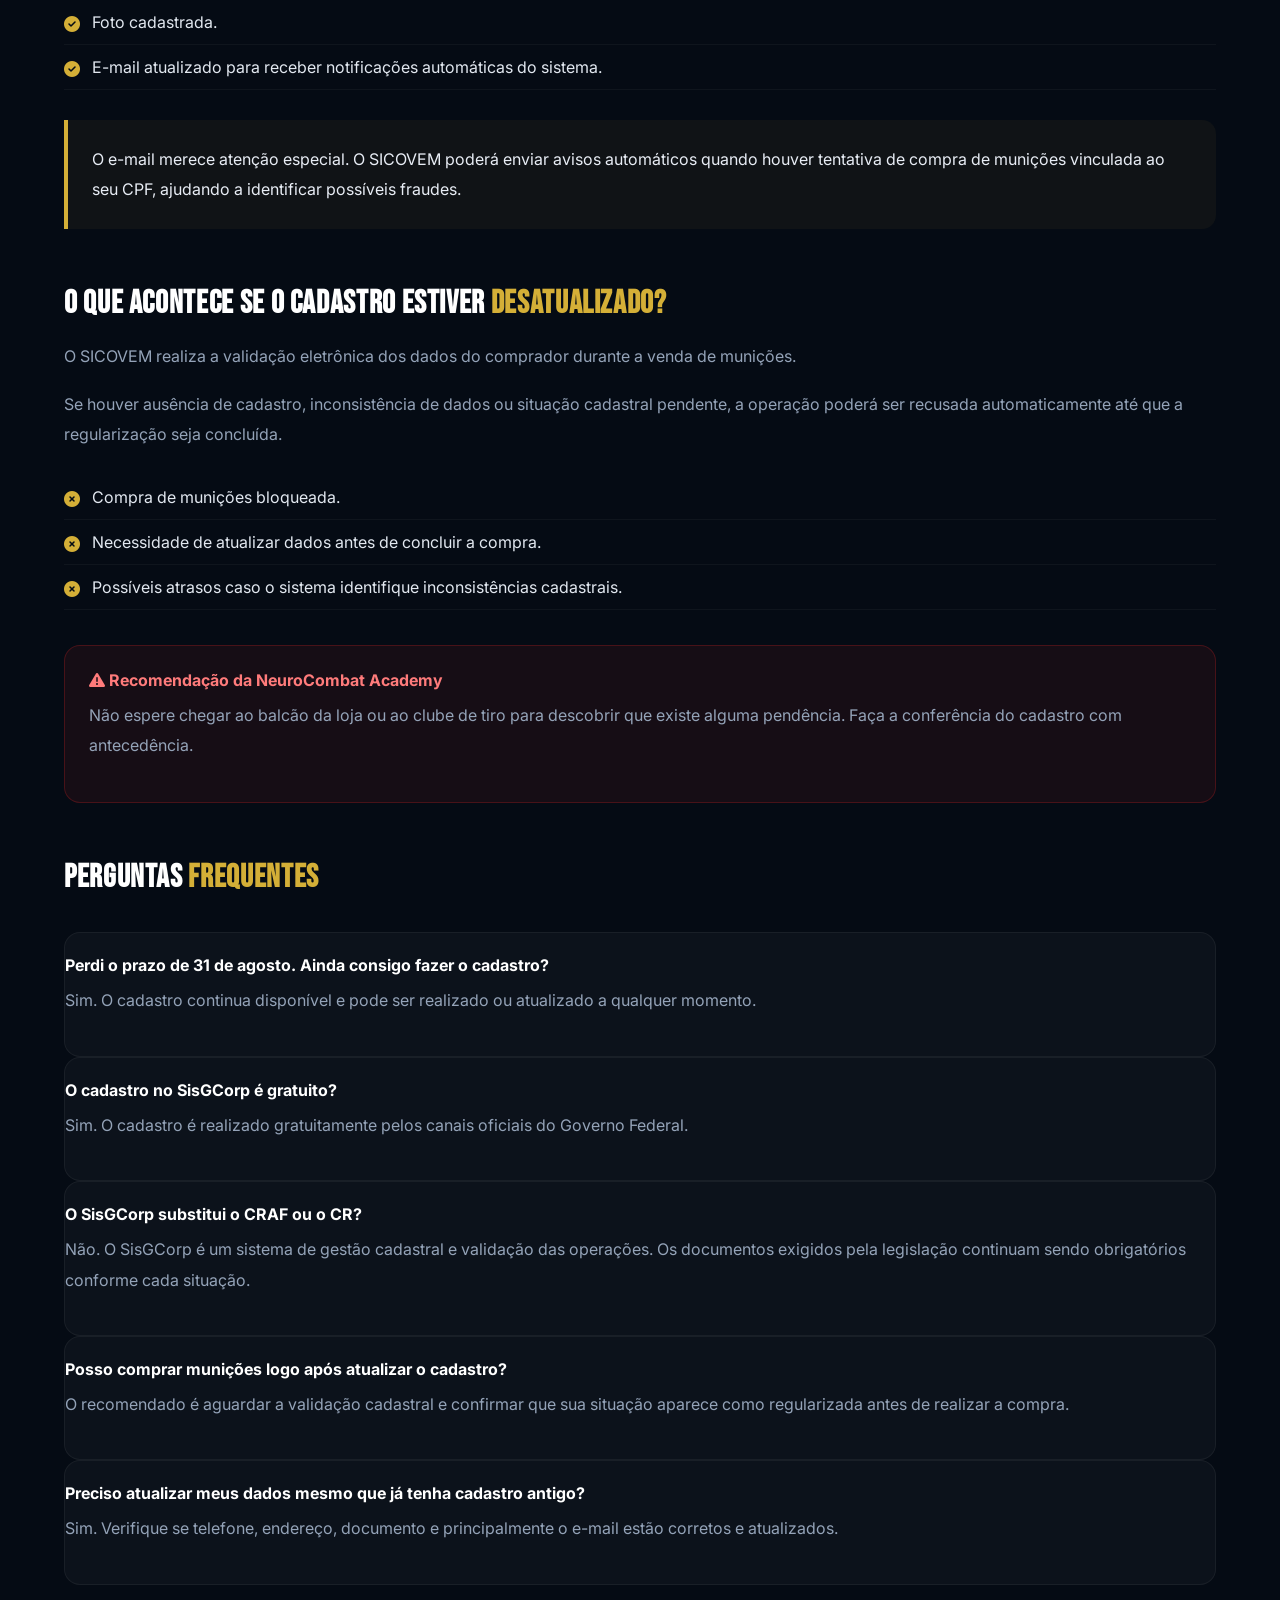
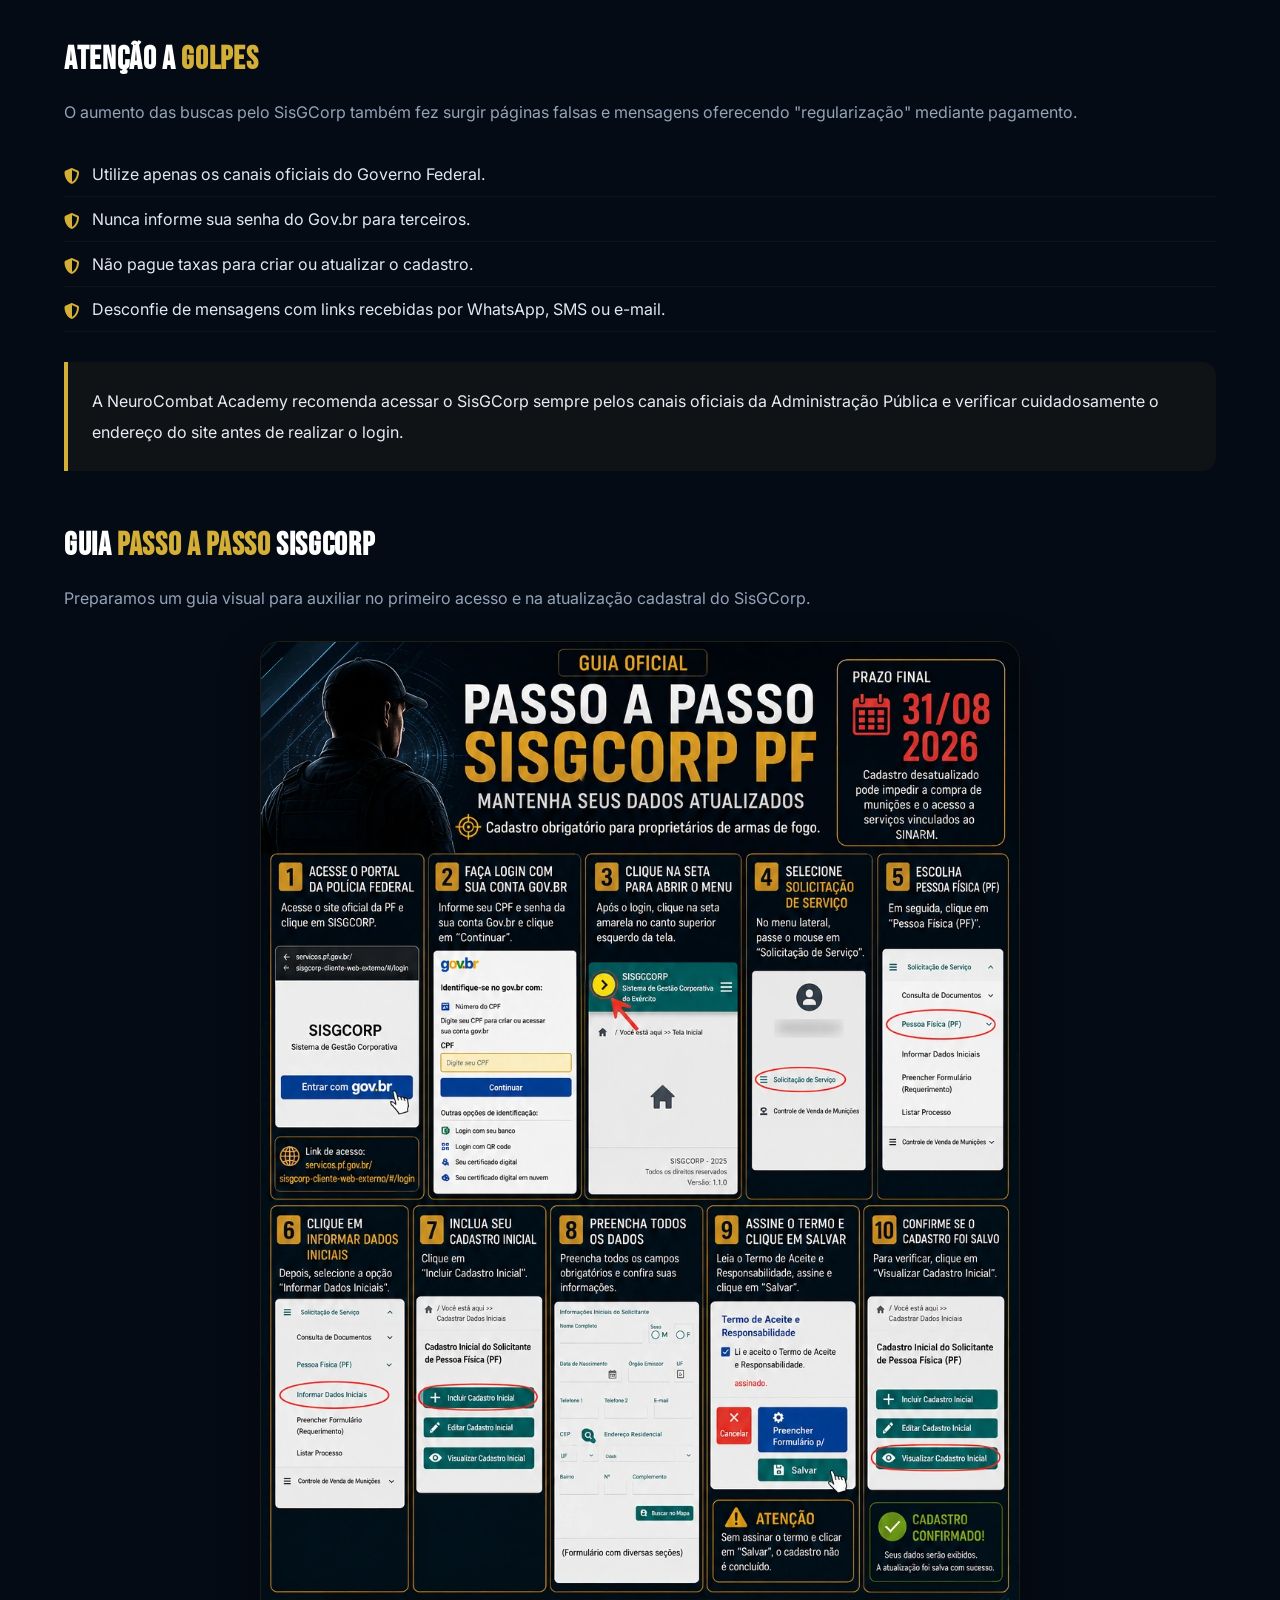
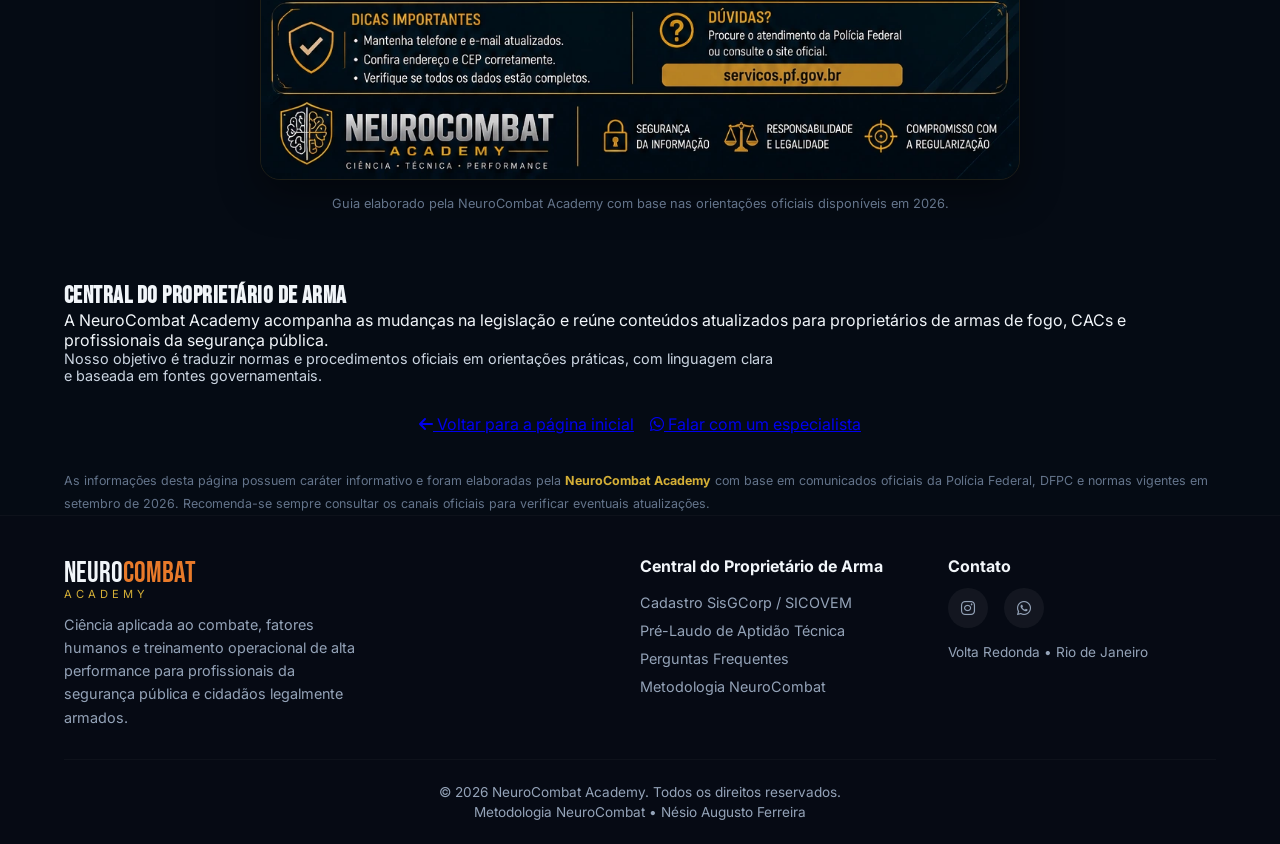
<file: sisgcorp/index.html>
<!DOCTYPE html>
<html lang="pt-BR">
<head>
    <meta charset="UTF-8">
    <meta name="viewport" content="width=device-width, initial-scale=1.0, viewport-fit=cover">

    <title>Cadastro obrigatório no SisGCorp / SICOVEM 2026 | NeuroCombat Academy</title>

    <meta name="description" content="Guia completo da NeuroCombat Academy sobre o cadastro obrigatório no SisGCorp e SICOVEM para proprietários de armas de fogo, CACs e profissionais da segurança pública.">
    <meta name="author" content="NeuroCombat Academy">
    <meta name="robots" content="index, follow">
    <meta name="theme-color" content="#07131F">

    <link rel="canonical" href="https://neurocombatacademy.com.br/sisgcorp/">

    <!-- Open Graph -->
    <meta property="og:title" content="Cadastro obrigatório no SisGCorp / SICOVEM 2026">
    <meta property="og:description" content="Entenda quem precisa regularizar o cadastro, como funciona o SICOVEM e como evitar bloqueios na compra de munições.">
    <meta property="og:type" content="article">
    <meta property="og:url" content="https://neurocombatacademy.com.br/sisgcorp/">
    <meta property="og:image" content="https://neurocombatacademy.com.br/assets/images/og-image.jpg">
    <meta property="og:image:width" content="1200">
    <meta property="og:image:height" content="630">

    <!-- Favicon -->
    <link rel="icon" href="../assets/images/favicon/favicon.ico">
    <link rel="apple-touch-icon" href="../assets/images/favicon/apple-touch-icon.png">
    <link rel="manifest" href="../manifest.webmanifest">

    <!-- Google Analytics -->
    <script async src="https://www.googletagmanager.com/gtag/js?id=G-JQQEFP0JNQ"></script>
    <script>
      window.dataLayer = window.dataLayer || [];
      function gtag(){dataLayer.push(arguments);}
      gtag('js', new Date());
      gtag('config', 'G-JQQEFP0JNQ');
    </script>

    <!-- Schema.org -->
    <script type="application/ld+json">
    {
      "@context":"https://schema.org",
      "@type":"Article",
      "headline":"Cadastro obrigatório no SisGCorp / SICOVEM em 2026",
      "author":{"@type":"Organization","name":"NeuroCombat Academy"},
      "publisher":{"@type":"Organization","name":"NeuroCombat Academy"}
    }
    </script>

    <!-- Fontes -->
    <link rel="preconnect" href="https://fonts.googleapis.com">
    <link rel="preconnect" href="https://fonts.gstatic.com" crossorigin>

    <link href="https://fonts.googleapis.com/css2?family=Inter:wght@300;400;500;600;700;800&family=Bebas+Neue&display=swap" rel="stylesheet">

    <link rel="stylesheet" href="../assets/css/style.css">
    <link rel="stylesheet" href="https://cdnjs.cloudflare.com/ajax/libs/font-awesome/6.7.1/css/all.min.css">

    <style>
        :root{
            --bg:#07131F;
            --bg2:#0D223B;
            --gold:#D4AF37;
            --orange:#E87A2A;
            --text:#F1F5F9;
            --muted:#94A3B8;
        }

        html{
            scroll-behavior:smooth;
        }

        body{
            background:#050B14;
        }

        /* HERO */
        .sisgcorp-hero{
            padding:120px 0 70px;
            background:linear-gradient(135deg,#07131F,#0D223B,#17233F);
        }

        .hero-badge{
            display:inline-block;
            padding:8px 18px;
            border-radius:50px;
            background:rgba(232,122,42,.15);
            border:1px solid rgba(232,122,42,.3);
            color:var(--orange);
            font-size:.75rem;
            font-weight:700;
            letter-spacing:2px;
            margin-bottom:18px;
        }

        .sisgcorp-hero h1{
            font-family:'Bebas Neue',sans-serif;
            font-size:clamp(2.6rem,5vw,4rem);
            line-height:1.05;
            color:var(--text);
        }

        .sisgcorp-hero h1 span{
            color:var(--gold);
        }

        .subtitle{
            margin-top:18px;
            max-width:720px;
            color:var(--muted);
            line-height:1.8;
            font-size:1.1rem;
        }

        .update-date{
            color:#64748B;
            font-size:.85rem;
            margin-top:10px;
        }

        .data-destaque{
            display:flex;
            gap:18px;
            align-items:center;
            margin-top:28px;
            padding:18px 22px;
            border-radius:16px;
            background:rgba(212,175,55,.08);
            border:1px solid rgba(212,175,55,.2);
        }

        .numero{
            font-family:'Bebas Neue';
            font-size:1.8rem;
            color:var(--gold);
        }

        .texto{
            color:var(--muted);
            line-height:1.6;
        }

        .texto strong{
            color:white;
        }

        /* CONTEÚDO */

        .sisgcorp-content{
            padding:70px 0;
        }

        .sisgcorp-content h2{
            margin-top:55px;
            margin-bottom:18px;
            font-family:'Bebas Neue';
            font-size:2rem;
            color:white;
        }

        .highlight{
            color:var(--gold);
        }

        .sisgcorp-content p{
            color:var(--muted);
            line-height:1.9;
            margin-bottom:18px;
        }

        .sisgcorp-content ul{
            list-style:none;
            padding:0;
            margin:25px 0;
        }

        .sisgcorp-content li{
            display:flex;
            gap:12px;
            padding:12px 0;
            color:#E2E8F0;
            border-bottom:1px solid rgba(255,255,255,.04);
        }

        .sisgcorp-content li i{
            color:var(--gold);
            margin-top:4px;
        }

        .box-destaque{
            margin:30px 0;
            padding:24px;
            border-left:4px solid var(--gold);
            background:rgba(212,175,55,.05);
            border-radius:0 14px 14px 0;
        }

        .box-destaque p{
            margin:0;
            color:#E8EDF5;
        }

        .aviso{
            margin:35px 0;
            padding:24px;
            border-radius:16px;
            background:rgba(220,38,38,.08);
            border:1px solid rgba(220,38,38,.25);
        }

        .aviso h4{
            color:#FF7B7B;
            margin-bottom:10px;
        }

        /* PASSOS */

        .passos{
            margin-top:30px;
        }

        .passo{
            display:flex;
            gap:18px;
            padding:22px 0;
            border-bottom:1px solid rgba(255,255,255,.05);
        }

        .num{
            font-family:'Bebas Neue';
            color:var(--gold);
            font-size:2rem;
            min-width:42px;
        }

        .conteudo h4{
            color:white;
            margin-bottom:8px;
        }

        .conteudo p{
            margin:0;
        }

        /* FAQ */

        .faq-bloco{
            margin-top:35px;
        }

        .faq-item{
            padding:22px 0;
            border-bottom:1px solid rgba(255,255,255,.05);
        }

        .faq-item h4{
            color:white;
            margin-bottom:10px;
        }

        /* GUIA */

        .guia-container{
            margin-top:28px;
            text-align:center;
        }

        .guia-container img{
            width:100%;
            max-width:760px;
            border-radius:20px;
            border:1px solid rgba(212,175,55,.12);
            box-shadow:0 15px 40px rgba(0,0,0,.4);
        }

        .fonte{
            display:block;
            margin-top:12px;
            color:#64748B;
            font-size:.8rem;
        }

        @media(max-width:768px){

            .sisgcorp-hero{
                padding:100px 0 50px;
            }

            .data-destaque{
                flex-direction:column;
                text-align:center;
            }

            .passo{
                flex-direction:column;
                gap:8px;
            }

        }

    </style>

</head>

<body id="top">

<!-- TOP BAR -->
<div class="top-bar">⚡ Ciência · Técnica · Performance</div>

<!-- HEADER -->
<header class="header" id="header">
    <div class="container">
        <a href="/" class="logo-container">
            <span class="logo-text">NEURO<span>COMBAT</span></span>
            <span class="logo-sub">ACADEMY</span>
        </a>
        <nav class="nav-menu" aria-label="Menu principal">
            <ul>
                <li><a href="/#sobre">Sobre</a></li>
                <li><a href="/pre-laudo/">Pré-Laudo</a></li>
                <li><a href="/#curso">Metodologia</a></li>
                <li><a href="/#depoimentos">Depoimentos</a></li>
                <li><a href="/#faq">FAQ</a></li>
            </ul>
        </nav>
        <a href="/#cta" class="btn-header">Quero iniciar minha preparação</a>
    </div>
</header>

<!-- ============================================================
     HERO
     ============================================================ -->
<section class="sisgcorp-hero">
    <div class="container">
        <div class="hero-badge">COMUNICADO OFICIAL • 2026</div>
        <h1>Cadastro obrigatório no <span>SisGCorp / SICOVEM</span></h1>
        <p class="subtitle">
            Se você possui uma arma de fogo registrada, este comunicado é para você.
            Desde <strong style="color:#F1F5F9;">31 de agosto de 2026</strong>,
            o SisGCorp passou a ser utilizado na validação obrigatória das compras de munições por meio do SICOVEM.
        </p>
        <div class="data-destaque">
            <span class="numero">ATENÇÃO</span>
            <span class="texto">
                O cadastro <strong>continua disponível</strong>.
                Quem ainda não realizou a atualização pode regularizar a situação a qualquer momento.
            </span>
        </div>
    </div>
</section>

<!-- ============================================================
     CONTEÚDO PRINCIPAL
     ============================================================ -->
<section class="sisgcorp-content">
    <div class="container">

        <!-- ============================================================
             ATUALIZAÇÃO IMPORTANTE
             ============================================================ -->
        <h2>Atualização importante de <span class="highlight">1º de setembro de 2026</span></h2>

        <p>
            O dia <strong>31 de agosto de 2026</strong> não foi o encerramento do cadastro no SisGCorp.
            Essa data marcou o início da obrigatoriedade da validação das compras de munições pelo novo
            <strong>SICOVEM — Sistema de Controle de Vendas e Estoque de Munições</strong>.
        </p>

        <p>
            Se você ainda não realizou o cadastro ou precisa atualizar seus dados,
            o sistema permanece disponível para regularização.
        </p>

        <p>
            A diferença prática é que, a partir dessa data, quem estiver com cadastro ausente,
            desatualizado ou inconsistente poderá ter a compra de munições bloqueada automaticamente
            durante a validação realizada pelo SICOVEM.
        </p>

        <!-- ============================================================
             O QUE É O SISGCORP?
             ============================================================ -->
        <h2>O que é o <span class="highlight">SisGCorp</span>?</h2>

        <p>
            O SisGCorp é o Sistema de Gestão Corporativo utilizado no âmbito da fiscalização de Produtos
            Controlados pelo Exército Brasileiro e integrado aos novos procedimentos de controle de munições.
        </p>

        <p>
            Com a implantação do SICOVEM, o SisGCorp passou a validar eletronicamente as informações do comprador
            antes da conclusão da venda de munições.
        </p>

        <p>
            O sistema cruza dados cadastrais, registros da arma e informações do CPF para garantir a rastreabilidade
            das operações e aumentar a segurança das aquisições.
        </p>

        <!-- ============================================================
             O QUE MUDA COM O SICOVEM
             ============================================================ -->
        <h2>O que muda com o <span class="highlight">SICOVEM</span>?</h2>

        <p>
            O SICOVEM é o Sistema de Controle de Vendas e Estoque de Munições.
            Agora toda venda realizada em lojas autorizadas ou clubes de tiro passa por uma validação eletrônica.
        </p>

        <ul>
            <li><i class="fas fa-check-circle"></i> Validação do CPF em tempo real.</li>
            <li><i class="fas fa-check-circle"></i> Conferência da situação cadastral no SisGCorp.</li>
            <li><i class="fas fa-check-circle"></i> Registro eletrônico da compra.</li>
            <li><i class="fas fa-check-circle"></i> Envio de alerta para o e-mail cadastrado quando houver tentativa de compra utilizando seu CPF.</li>
        </ul>

        <p>
            Esse aviso eletrônico ajuda a identificar tentativas de fraude ou uso indevido dos seus dados.
        </p>

        <!-- ============================================================
             QUEM PRECISA FAZER A REGULARIZAÇÃO
             ============================================================ -->
        <h2>Quem precisa fazer a <span class="highlight">regularização</span>?</h2>

        <p>
            A exigência se aplica aos proprietários de armas de fogo que pretendem adquirir munições,
            independentemente da categoria do registro.
        </p>

        <ul>
            <li><i class="fas fa-check-circle"></i> CACs (Caçadores, Atiradores e Colecionadores).</li>
            <li><i class="fas fa-check-circle"></i> Proprietários de armas registradas no SINARM para defesa pessoal.</li>
            <li><i class="fas fa-check-circle"></i> Militares das Forças Armadas quando utilizarem o sistema para aquisição de munições.</li>
            <li><i class="fas fa-check-circle"></i> Policiais Militares e Bombeiros Militares nas aquisições vinculadas ao SisGCorp.</li>
            <li><i class="fas fa-check-circle"></i> Integrantes da ABIN e do GSI nas situações previstas pelo sistema.</li>
        </ul>

        <!-- ============================================================
             O QUE VOCÊ DEVE FAZER AGORA
             ============================================================ -->
        <h2>O que você deve fazer <span class="highlight">agora?</span></h2>

        <p>
            Mesmo que você não tenha realizado o cadastro até 31 de agosto de 2026, a regularização continua disponível. Siga este procedimento antes de tentar comprar munições.
        </p>

        <div class="passos">

            <div class="passo">
                <span class="num">1</span>
                <div class="conteudo">
                    <h4>Acesse o portal oficial do SisGCorp</h4>
                    <p>Entre no sistema utilizando sua conta Gov.br. Em alguns procedimentos o sistema poderá exigir conta com nível Prata ou Ouro.</p>
                </div>
            </div>

            <div class="passo">
                <span class="num">2</span>
                <div class="conteudo">
                    <h4>Realize o primeiro acesso</h4>
                    <p>Quem possui arma registrada no SINARM ou SINARM-CAC e nunca utilizou o SisGCorp deve concluir o cadastro inicial.</p>
                </div>
            </div>

            <div class="passo">
                <span class="num">3</span>
                <div class="conteudo">
                    <h4>Atualize todos os seus dados</h4>
                    <p>Confira documento de identificação, telefone, endereço, foto de perfil e, principalmente, o e-mail cadastrado.</p>
                </div>
            </div>

            <div class="passo">
                <span class="num">4</span>
                <div class="conteudo">
                    <h4>Aceite os termos da plataforma</h4>
                    <p>Leia atentamente o termo de privacidade e responsabilidade e conclua o cadastro.</p>
                </div>
            </div>

            <div class="passo">
                <span class="num">5</span>
                <div class="conteudo">
                    <h4>Confirme a regularização</h4>
                    <p>Antes de comprar munições, faça um novo acesso ao sistema e confirme que sua situação cadastral está regularizada.</p>
                </div>
            </div>

        </div>

        <!-- ============================================================
             COMO SABER SE O CADASTRO ESTÁ REGULAR
             ============================================================ -->
        <h2>Como saber se meu cadastro está <span class="highlight">regularizado?</span></h2>

        <p>
            Depois de concluir o cadastro ou atualizar seus dados, acesse novamente o SisGCorp e confira todas as informações cadastradas.
        </p>

        <ul>
            <li><i class="fas fa-check-circle"></i> Situação cadastral informada como <strong>Regularizado</strong>.</li>

            <li><i class="fas fa-check-circle"></i> Documento de identificação correto.</li>

            <li><i class="fas fa-check-circle"></i> CPF vinculado corretamente.</li>

            <li><i class="fas fa-check-circle"></i> Telefone atualizado.</li>

            <li><i class="fas fa-check-circle"></i> Endereço completo e CEP corretos.</li>

            <li><i class="fas fa-check-circle"></i> Foto cadastrada.</li>

            <li><i class="fas fa-check-circle"></i> E-mail atualizado para receber notificações automáticas do sistema.</li>
        </ul>

        <div class="box-destaque">
            <p>
                O e-mail merece atenção especial. O SICOVEM poderá enviar avisos automáticos quando houver tentativa de compra de munições vinculada ao seu CPF, ajudando a identificar possíveis fraudes.
            </p>
        </div>

        <!-- ============================================================
             O QUE ACONTECE SE EU NÃO ATUALIZAR?
             ============================================================ -->
        <h2>O que acontece se o cadastro estiver <span class="highlight">desatualizado?</span></h2>

        <p>
            O SICOVEM realiza a validação eletrônica dos dados do comprador durante a venda de munições.
        </p>

        <p>
            Se houver ausência de cadastro, inconsistência de dados ou situação cadastral pendente, a operação poderá ser recusada automaticamente até que a regularização seja concluída.
        </p>

        <ul>
            <li><i class="fas fa-circle-xmark"></i> Compra de munições bloqueada.</li>

            <li><i class="fas fa-circle-xmark"></i> Necessidade de atualizar dados antes de concluir a compra.</li>

            <li><i class="fas fa-circle-xmark"></i> Possíveis atrasos caso o sistema identifique inconsistências cadastrais.</li>
        </ul>

        <div class="aviso">
            <h4><i class="fas fa-triangle-exclamation"></i> Recomendação da NeuroCombat Academy</h4>

            <p>
                Não espere chegar ao balcão da loja ou ao clube de tiro para descobrir que existe alguma pendência. Faça a conferência do cadastro com antecedência.
            </p>
        </div>

        <!-- ============================================================
             PERGUNTAS FREQUENTES
             ============================================================ -->
        <h2>Perguntas <span class="highlight">Frequentes</span></h2>

        <div class="faq-bloco">

            <div class="faq-item">
                <h4>Perdi o prazo de 31 de agosto. Ainda consigo fazer o cadastro?</h4>
                <p>Sim. O cadastro continua disponível e pode ser realizado ou atualizado a qualquer momento.</p>
            </div>

            <div class="faq-item">
                <h4>O cadastro no SisGCorp é gratuito?</h4>
                <p>Sim. O cadastro é realizado gratuitamente pelos canais oficiais do Governo Federal.</p>
            </div>

            <div class="faq-item">
                <h4>O SisGCorp substitui o CRAF ou o CR?</h4>
                <p>Não. O SisGCorp é um sistema de gestão cadastral e validação das operações. Os documentos exigidos pela legislação continuam sendo obrigatórios conforme cada situação.</p>
            </div>

            <div class="faq-item">
                <h4>Posso comprar munições logo após atualizar o cadastro?</h4>
                <p>O recomendado é aguardar a validação cadastral e confirmar que sua situação aparece como regularizada antes de realizar a compra.</p>
            </div>

            <div class="faq-item">
                <h4>Preciso atualizar meus dados mesmo que já tenha cadastro antigo?</h4>
                <p>Sim. Verifique se telefone, endereço, documento e principalmente o e-mail estão corretos e atualizados.</p>
            </div>

        </div>

        <!-- ============================================================
             ATENÇÃO A GOLPES
             ============================================================ -->
        <h2>Atenção a <span class="highlight">golpes</span></h2>

        <p>
            O aumento das buscas pelo SisGCorp também fez surgir páginas falsas e mensagens oferecendo "regularização" mediante pagamento.
        </p>

        <ul>
            <li><i class="fas fa-shield-alt"></i> Utilize apenas os canais oficiais do Governo Federal.</li>

            <li><i class="fas fa-shield-alt"></i> Nunca informe sua senha do Gov.br para terceiros.</li>

            <li><i class="fas fa-shield-alt"></i> Não pague taxas para criar ou atualizar o cadastro.</li>

            <li><i class="fas fa-shield-alt"></i> Desconfie de mensagens com links recebidas por WhatsApp, SMS ou e-mail.</li>
        </ul>

        <div class="box-destaque">
            <p>
                A NeuroCombat Academy recomenda acessar o SisGCorp sempre pelos canais oficiais da Administração Pública e verificar cuidadosamente o endereço do site antes de realizar o login.
            </p>
        </div>

        <!-- ============================================================
             GUIA PASSO A PASSO
             ============================================================ -->
        <h2>Guia <span class="highlight">Passo a Passo</span> SisGCorp</h2>

        <p>
            Preparamos um guia visual para auxiliar no primeiro acesso e na atualização cadastral do SisGCorp.
        </p>

        <div class="guia-container">
            <img src="../assets/images/sisgcorp/passo-a-passo-sisgcorp.webp"
                 alt="Guia passo a passo SisGCorp"
                 loading="lazy">

            <span class="fonte">
                Guia elaborado pela NeuroCombat Academy com base nas orientações oficiais disponíveis em 2026.
            </span>
        </div>

    </div>
</section>

<!-- ============================================================
     CTA FINAL — CENTRAL DO PROPRIETÁRIO DE ARMA
     ============================================================ -->
<section class="sisgcorp-cta">
    <div class="container">

        <h2>Central do <span>Proprietário de Arma</span></h2>

        <p>
            A NeuroCombat Academy acompanha as mudanças na legislação e reúne conteúdos atualizados para proprietários de armas de fogo, CACs e profissionais da segurança pública.
        </p>

        <p style="font-size:.9rem;color:#CBD5E1;max-width:720px;">
            Nosso objetivo é traduzir normas e procedimentos oficiais em orientações práticas, com linguagem clara e baseada em fontes governamentais.
        </p>

        <div style="margin-top:30px;display:flex;gap:16px;justify-content:center;flex-wrap:wrap;">

            <a href="/" class="btn-voltar">
                <i class="fas fa-arrow-left"></i>
                Voltar para a página inicial
            </a>

            <a href="https://wa.me/5524999599347?text=Olá! Preciso de orientação sobre o cadastro obrigatório no SisGCorp/SICOVEM."
               class="btn-whatsapp"
               target="_blank"
               rel="noopener">

                <i class="fab fa-whatsapp"></i>
                Falar com um especialista
            </a>

        </div>

        <p style="margin-top:36px;font-size:.78rem;color:#64748B;line-height:1.8;">
            As informações desta página possuem caráter informativo e foram elaboradas pela
            <strong style="color:#D4AF37;">NeuroCombat Academy</strong>
            com base em comunicados oficiais da Polícia Federal, DFPC e normas vigentes em setembro de 2026.
            Recomenda-se sempre consultar os canais oficiais para verificar eventuais atualizações.
        </p>

    </div>
</section>

<!-- ============================================================
     FOOTER
     ============================================================ -->
<footer>
    <div class="container">

        <div class="footer-grid">

            <div class="footer-brand">
                <span class="footer-logo">
                    NEURO<span>COMBAT</span>
                </span>

                <span class="footer-sub">ACADEMY</span>

                <p>
                    Ciência aplicada ao combate, fatores humanos e treinamento operacional de alta performance para profissionais da segurança pública e cidadãos legalmente armados.
                </p>
            </div>

            <div class="footer-links">
                <h4>Central do Proprietário de Arma</h4>

                <ul>
                    <li><a href="/sisgcorp/">Cadastro SisGCorp / SICOVEM</a></li>
                    <li><a href="/pre-laudo/">Pré-Laudo de Aptidão Técnica</a></li>
                    <li><a href="/#faq">Perguntas Frequentes</a></li>
                    <li><a href="/#curso">Metodologia NeuroCombat</a></li>
                </ul>
            </div>

            <div class="footer-social">
                <h4>Contato</h4>

                <div class="social-links">

                    <a href="https://www.instagram.com/neurocombatacademy/"
                       target="_blank"
                       rel="noopener"
                       aria-label="Instagram">
                        <i class="fab fa-instagram"></i>
                    </a>

                    <a href="https://wa.me/5524999599347?text=Olá! Quero falar com a NeuroCombat Academy."
                       target="_blank"
                       rel="noopener"
                       aria-label="WhatsApp">
                        <i class="fab fa-whatsapp"></i>
                    </a>

                </div>

                <p style="margin-top:16px;font-size:.85rem;color:#94A3B8;">
                    Volta Redonda • Rio de Janeiro
                </p>

            </div>

        </div>

        <div class="footer-bottom">
            <p>© 2026 NeuroCombat Academy. Todos os direitos reservados.</p>
            <p>Metodologia NeuroCombat • Nésio Augusto Ferreira</p>
        </div>

    </div>
</footer>

<!-- ============================================================
     BARRA FIXA
     ============================================================ -->
<div class="fixed-bar">

    <a href="https://wa.me/5524999599347?text=Olá! Preciso de orientação sobre o SisGCorp/SICOVEM."
       class="fixed-item"
       target="_blank"
       rel="noopener">

        <i class="fab fa-whatsapp"></i>
        <span>Especialista</span>

    </a>

    <a href="#top" class="fixed-item highlight">

        <i class="fas fa-arrow-up"></i>
        <span>Topo</span>

    </a>

</div>

<!-- ============================================================
     JAVASCRIPT
     ============================================================ -->
<script src="../assets/js/main.js" defer></script>

</body>
</html>
</file>
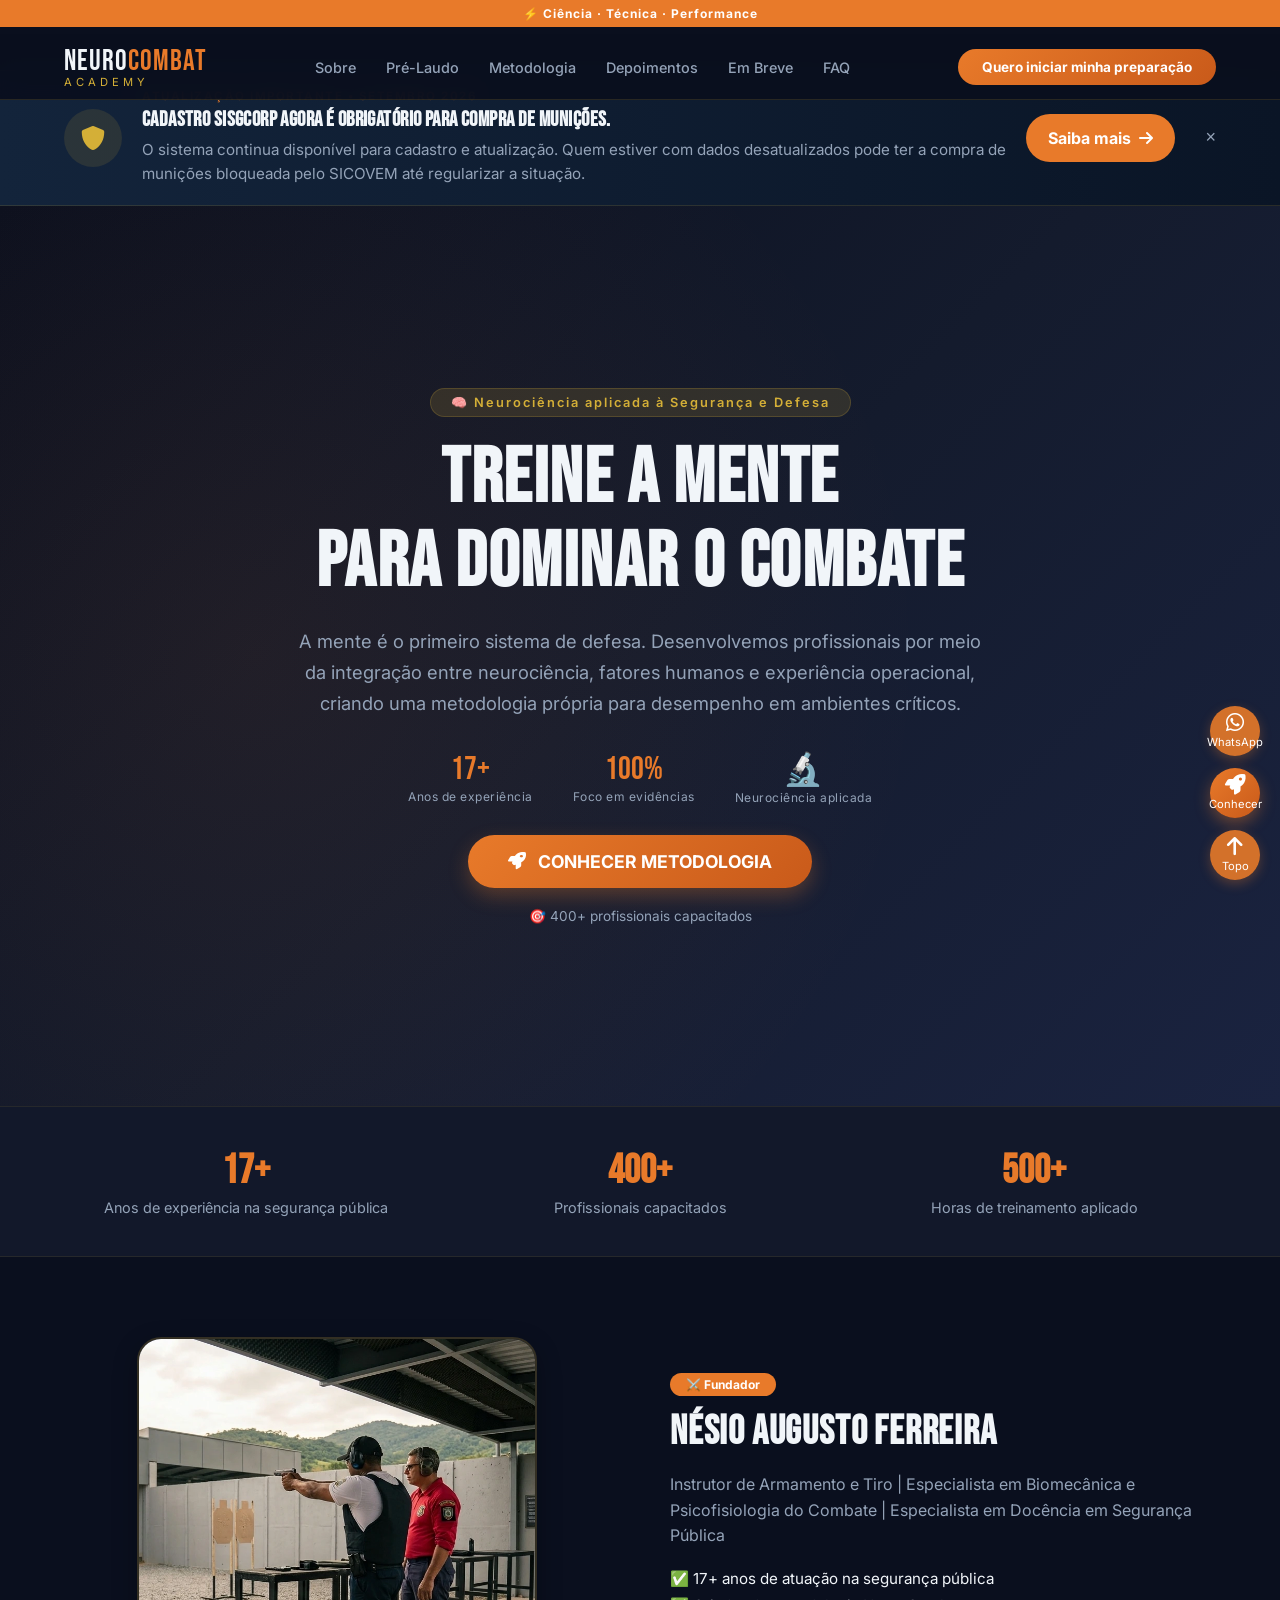
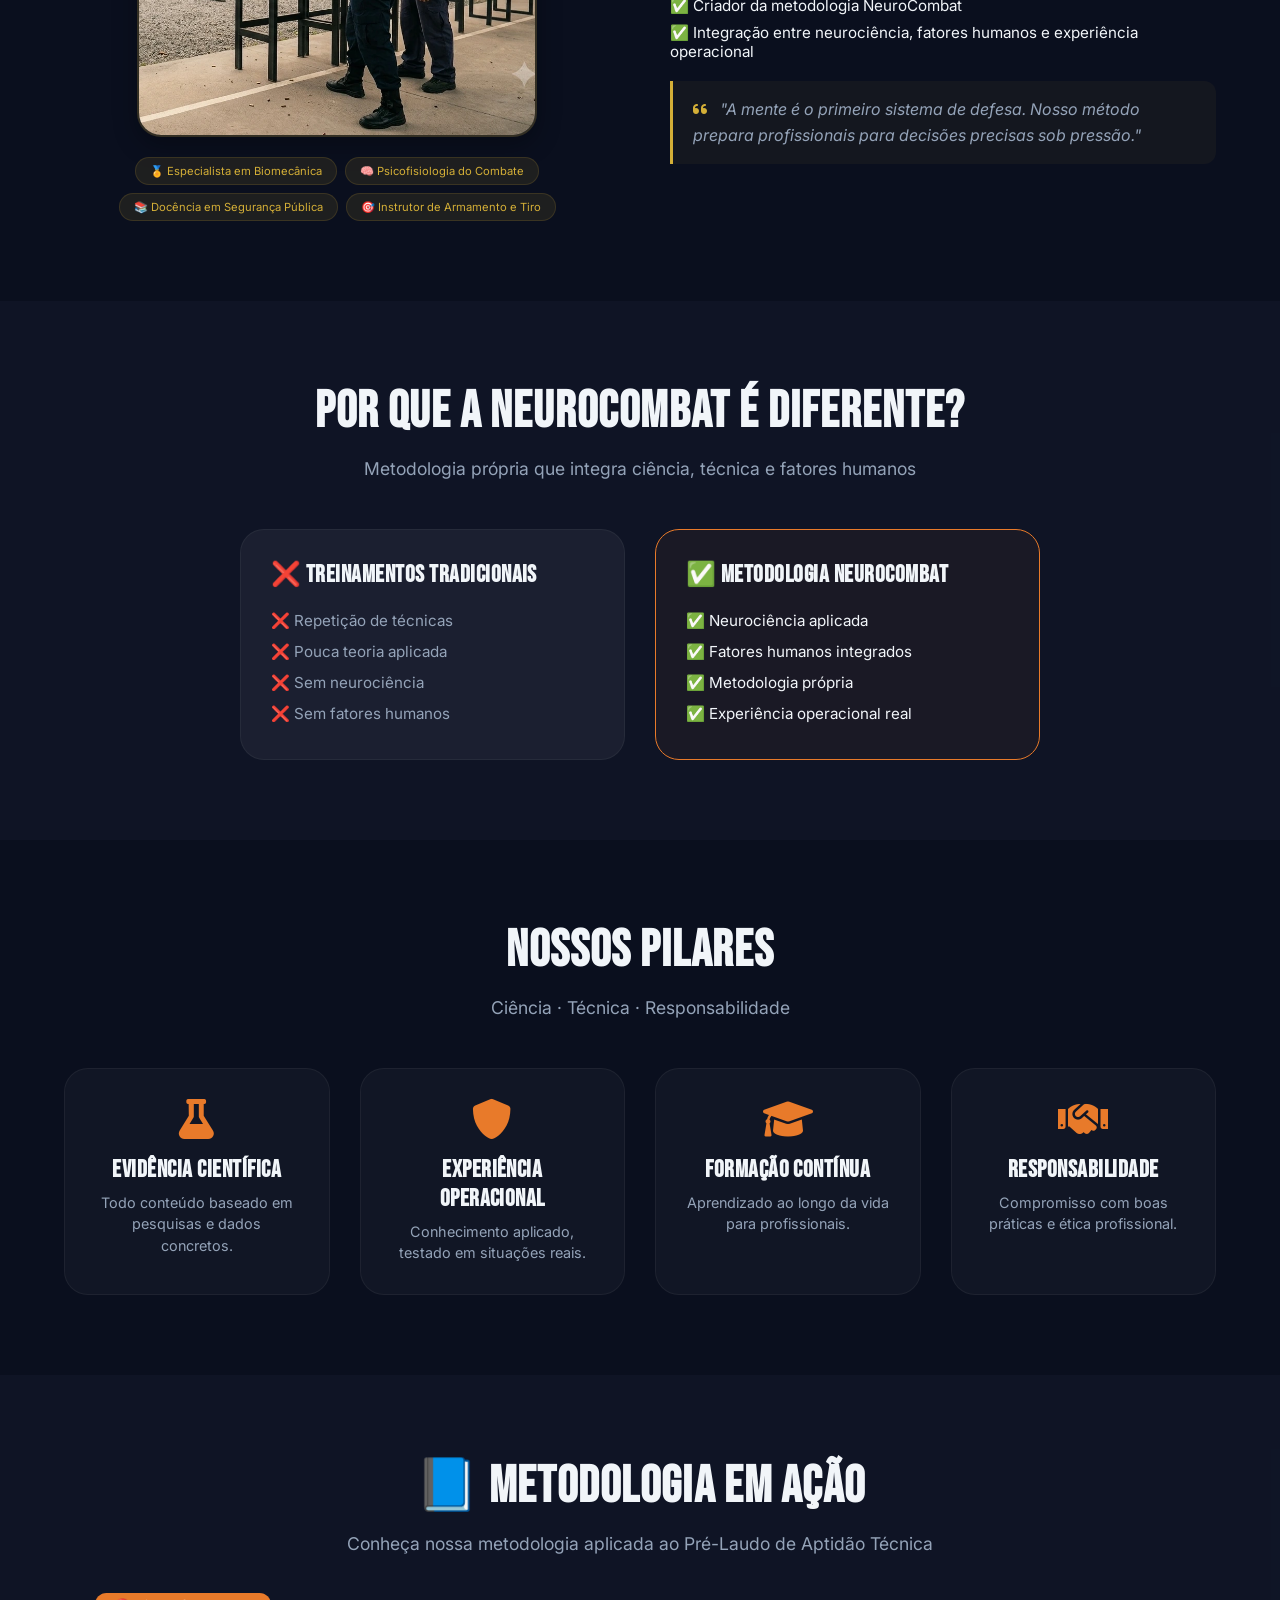
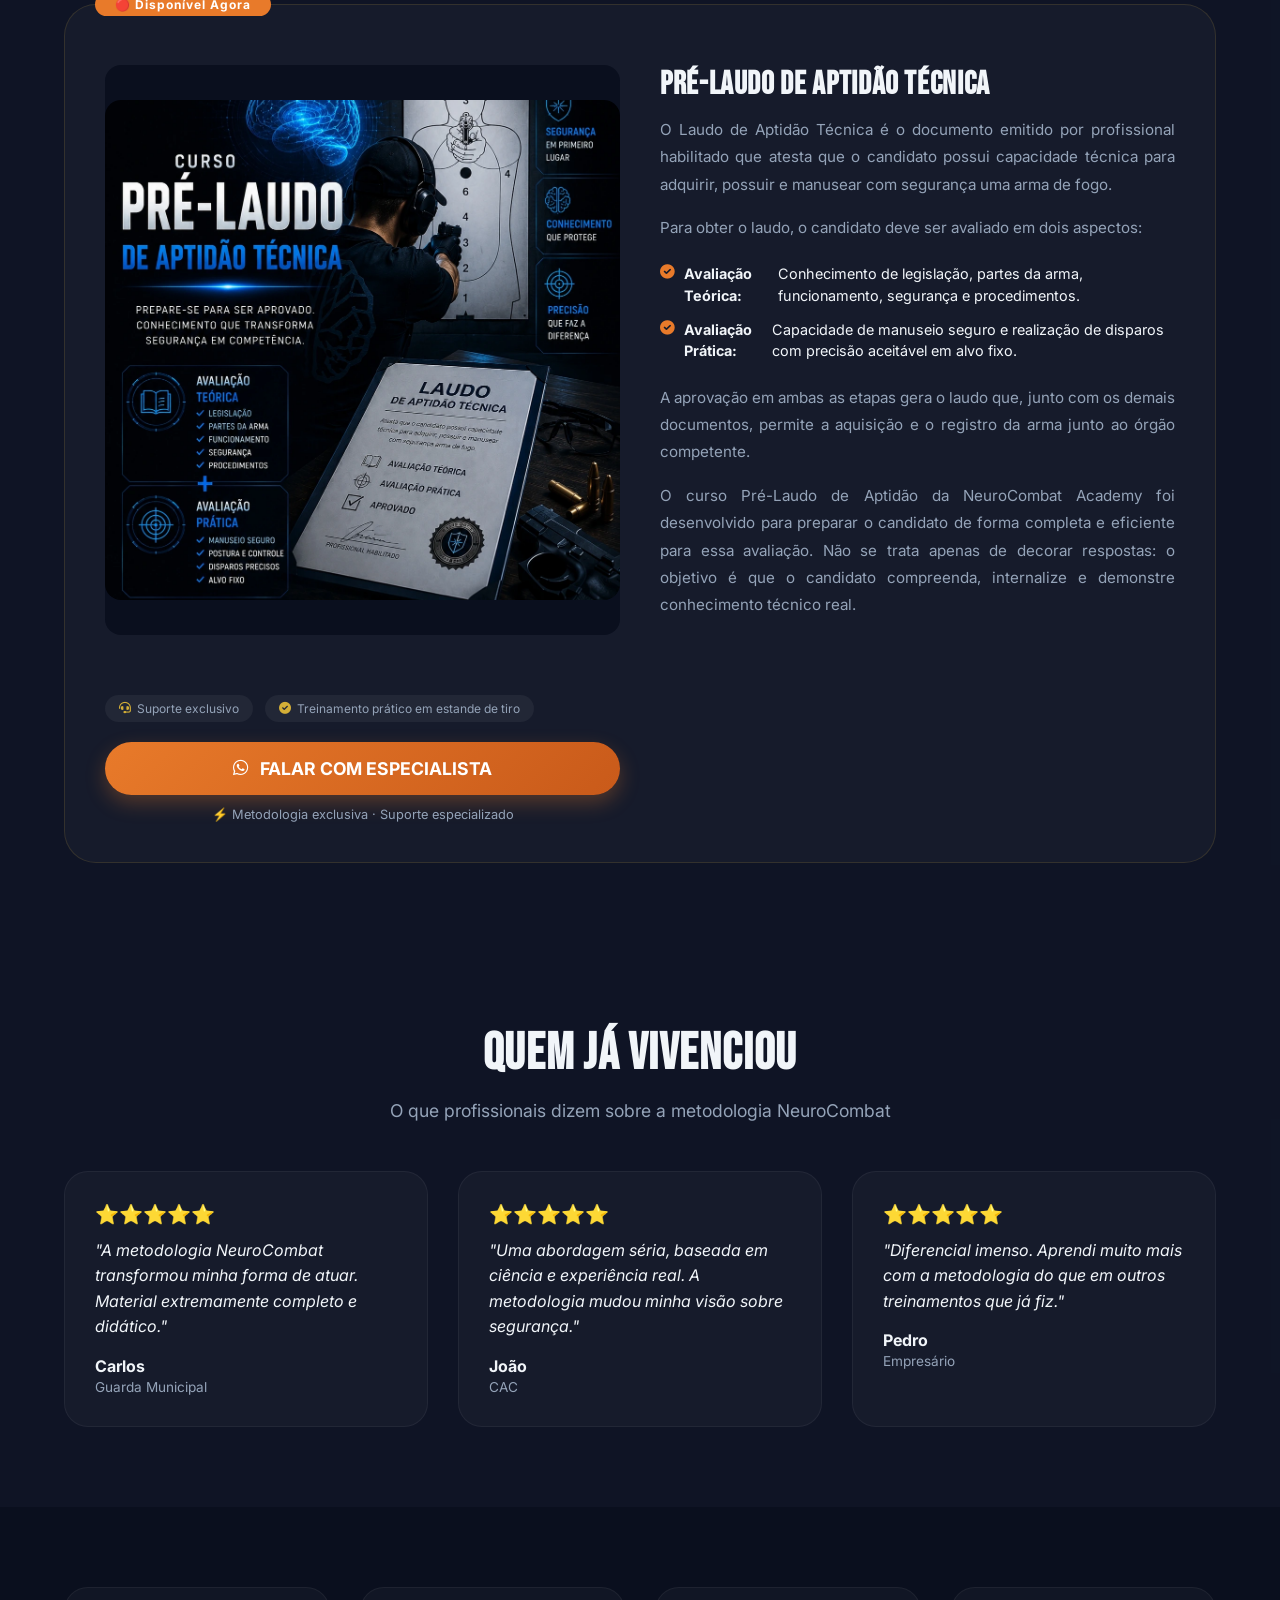
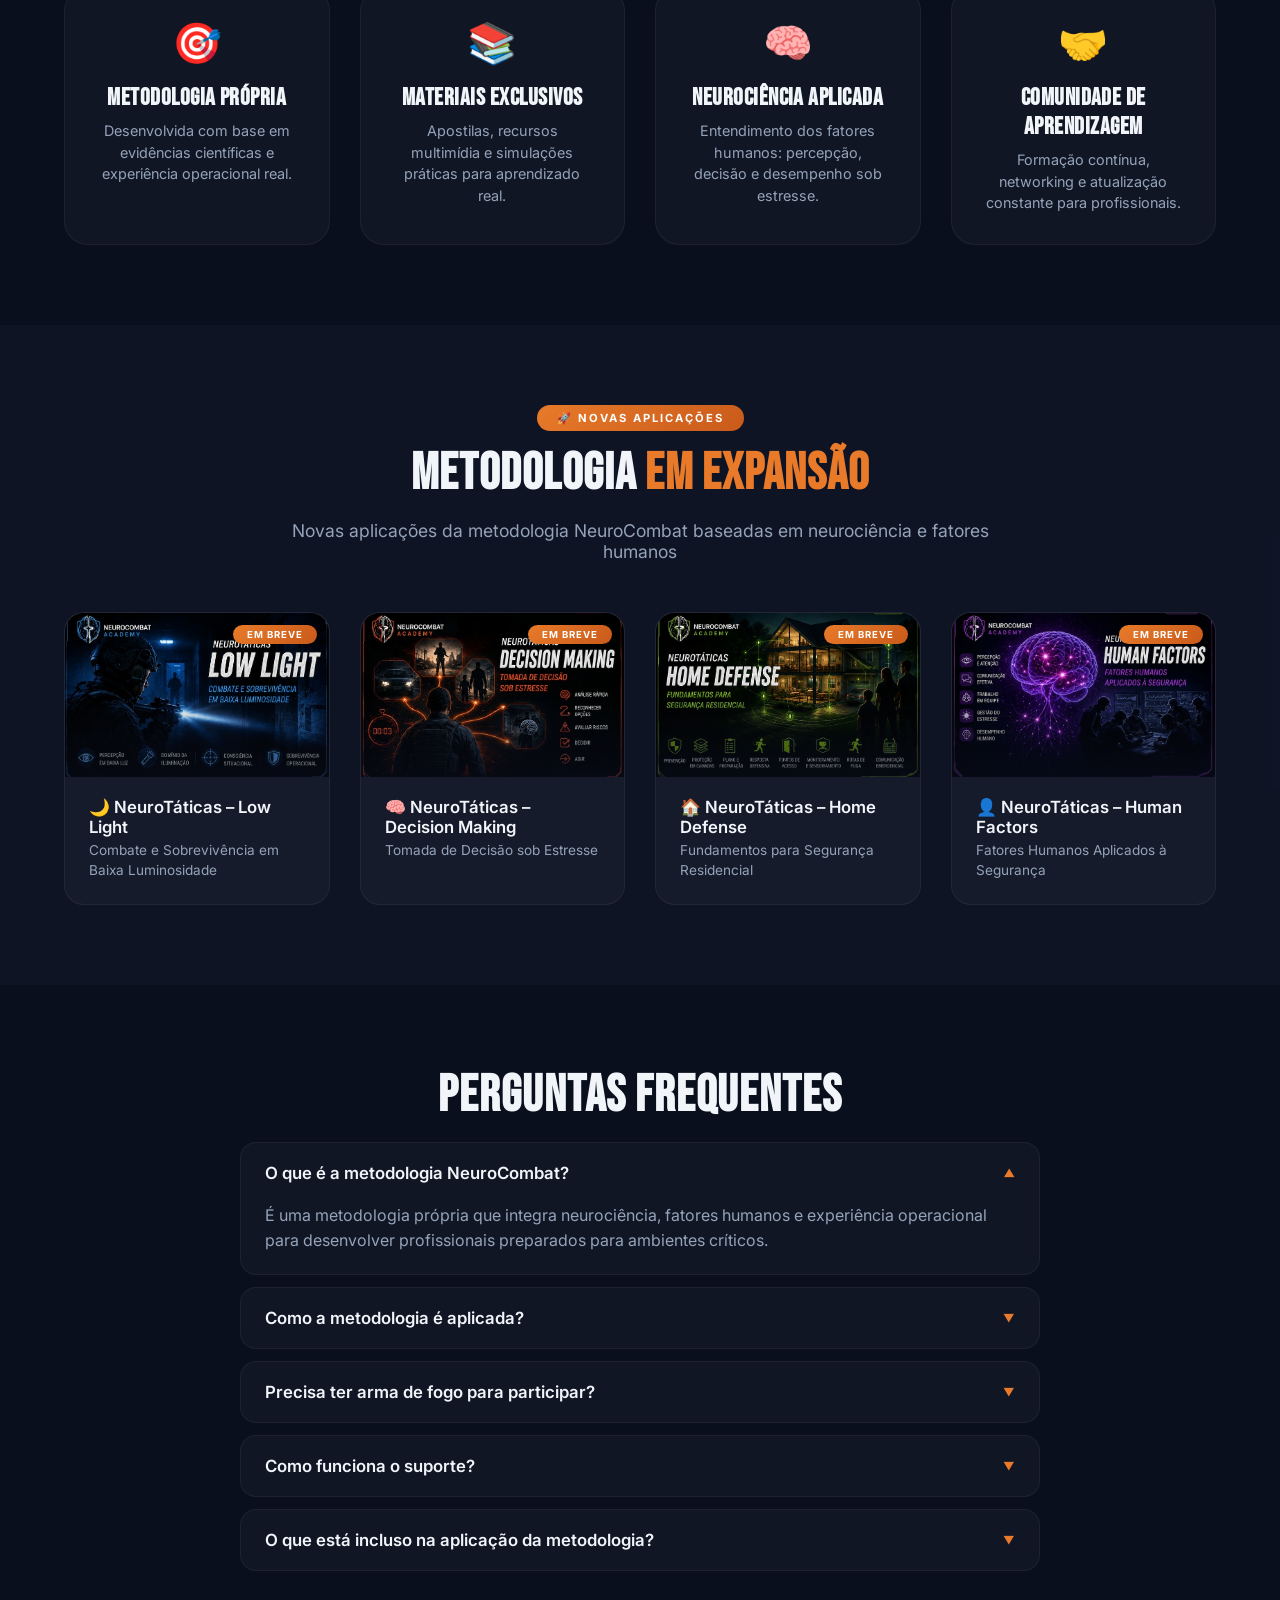
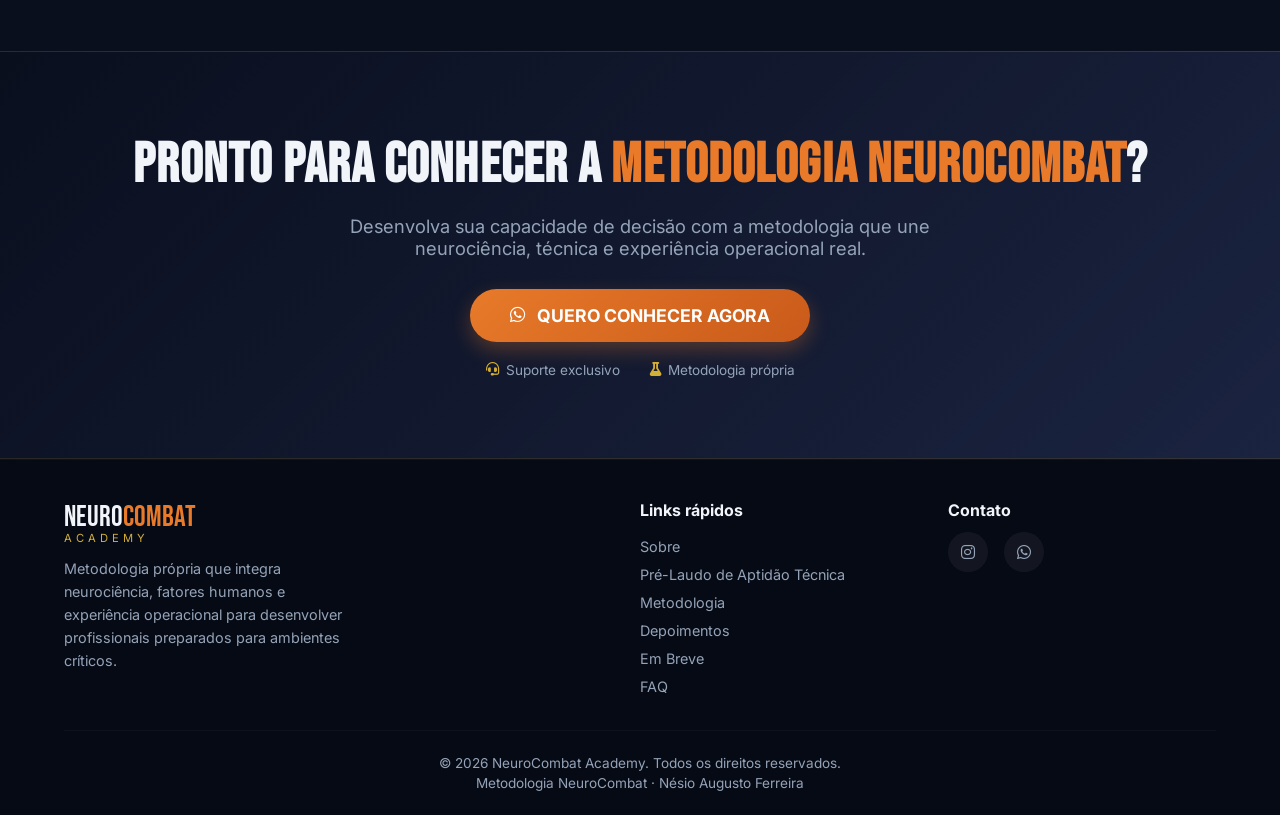
<file: backup.html>
<!DOCTYPE html>
<html lang="pt-br">
<head>
    <meta charset="UTF-8">
    <meta name="viewport" content="width=device-width, initial-scale=1.0, viewport-fit=cover, user-scalable=yes">
    
    <title>NeuroCombat Academy | Cursos e Metodologia em Segurança, Defesa e Performance</title>
    
    <meta name="description" content="A NeuroCombat Academy oferece cursos e treinamentos em segurança, defesa e neurociência aplicada. Conheça o Preparatório para o Pré-Laudo de Aptidão Técnica e a metodologia exclusiva NeuroCombat para desenvolvimento de profissionais de alta performance.">
    
    <meta name="keywords" content="pré-laudo, aptidão técnica, laudo de aptidão técnica, CRAF, certificado de registro de arma de fogo, avaliação teórica, avaliação prática, manuseio de arma, porte de arma, posse de arma, curso de tiro, capacitação segurança, exame psicotécnico, documentação para arma, NeuroCombat, metodologia segurança, NeuroCombat Academy">
    <meta name="author" content="Nésio Augusto Ferreira - NeuroCombat Academy">
    <meta name="robots" content="index, follow, max-snippet:-1, max-image-preview:large">
    <meta name="theme-color" content="#0A0F1E">
    
    <link rel="canonical" href="https://neurocombatacademy.com.br/">
    
    <link rel="icon" href="assets/images/favicon/favicon.ico">
    <link rel="apple-touch-icon" href="assets/images/favicon/apple-touch-icon.png">
    
    <link rel="manifest" href="manifest.webmanifest">
    
    <script async src="https://www.googletagmanager.com/gtag/js?id=G-JQQEFP0JNQ"></script>
    <script>
        window.dataLayer = window.dataLayer || [];
        function gtag(){dataLayer.push(arguments);}
        gtag('js', new Date());
        gtag('config', 'G-JQQEFP0JNQ');
    </script>
    
    <script type="application/ld+json">
    {
        "@context": "https://schema.org",
        "@graph": [
            {
                "@type": "Organization",
                "name": "NeuroCombat Academy",
                "description": "Capacitação profissional em segurança, defesa e neurociência aplicada. Metodologia própria para desenvolvimento de profissionais de alta performance.",
                "url": "https://neurocombatacademy.com.br/",
                "logo": "https://neurocombatacademy.com.br/assets/images/favicon/android-512.png",
                "sameAs": [
                    "https://www.instagram.com/neurocombatacademy/"
                ],
                "founder": {
                    "@type": "Person",
                    "name": "Nésio Augusto Ferreira",
                    "jobTitle": "Instrutor de Armamento e Tiro | Especialista em Biomecânica e Psicofisiologia do Combate",
                    "description": "Especialista em Biomecânica e Psicofisiologia do Combate, com 17+ anos de experiência na segurança pública.",
                    "url": "https://neurocombatacademy.com.br/#sobre"
                }
            },
            {
                "@type": "Person",
                "name": "Nésio Augusto Ferreira",
                "jobTitle": "Instrutor de Armamento e Tiro",
                "description": "Especialista em Biomecânica e Psicofisiologia do Combate e em Docência em Segurança Pública.",
                "url": "https://neurocombatacademy.com.br/#sobre"
            },
            {
                "@type": "WebSite",
                "name": "NeuroCombat Academy",
                "url": "https://neurocombatacademy.com.br/",
                "description": "Cursos e treinamentos em segurança, defesa e neurociência aplicada."
            },
            {
                "@type": "Course",
                "name": "Programa Preparatório para obtenção do Laudo de Capacidade Técnica",
                "description": "Preparação para a avaliação teórica e prática relacionada à aptidão técnica, com conteúdo teórico e treinamento prático supervisionado.",
                "provider": {
                    "@type": "Organization",
                    "name": "NeuroCombat Academy",
                    "url": "https://neurocombatacademy.com.br/"
                },
                "instructor": {
                    "@type": "Person",
                    "name": "Nésio Augusto Ferreira",
                    "url": "https://neurocombatacademy.com.br/#sobre"
                }
            }
        ]
    }
    </script>
    
    <meta property="og:title" content="NeuroCombat Academy | Cursos e Metodologia em Segurança, Defesa e Performance">
    <meta property="og:description" content="A NeuroCombat Academy oferece cursos e treinamentos em segurança, defesa e neurociência aplicada. Conheça o Preparatório para o Pré-Laudo de Aptidão Técnica.">
    <meta property="og:type" content="website">
    <meta property="og:url" content="https://neurocombatacademy.com.br/">
    <meta property="og:image" content="https://neurocombatacademy.com.br/assets/images/og-image.jpg">
    <meta property="og:image:width" content="1200">
    <meta property="og:image:height" content="630">
    
    <meta name="twitter:card" content="summary_large_image">
    <meta name="twitter:title" content="NeuroCombat Academy | Cursos e Metodologia em Segurança, Defesa e Performance">
    <meta name="twitter:description" content="A NeuroCombat Academy oferece cursos e treinamentos em segurança, defesa e neurociência aplicada.">
    <meta name="twitter:image" content="https://neurocombatacademy.com.br/assets/images/og-image.jpg">
    
    <link rel="preconnect" href="https://fonts.googleapis.com">
    <link rel="preconnect" href="https://fonts.gstatic.com" crossorigin>
    
    <link rel="stylesheet" href="assets/css/style.css">
    
    <link href="https://fonts.googleapis.com/css2?family=Inter:opsz,wght@14..32,300;14..32,400;14..32,500;14..32,600;14..32,700;14..32,800&family=Bebas+Neue&family=Montserrat:wght@400;500;600;700&display=swap" rel="stylesheet">
    <link rel="stylesheet" href="https://cdnjs.cloudflare.com/ajax/libs/font-awesome/6.0.0-beta3/css/all.min.css">
</head>
<body>

<!-- TOP BAR -->
<div class="top-bar">
    ⚡ Ciência · Técnica · Performance
</div>

<!-- HEADER -->
<header class="header" id="header">
    <div class="container">
        <a href="#" class="logo-container">
            <span class="logo-text">NEURO<span>COMBAT</span></span>
            <span class="logo-sub">ACADEMY</span>
        </a>
        <nav class="nav-menu" aria-label="Menu principal">
            <ul>
                <li><a href="#sobre">Sobre</a></li>
                <li><a href="/pre-laudo/">Pré-Laudo</a></li>
                <li><a href="#curso">Metodologia</a></li>
                <li><a href="#depoimentos">Depoimentos</a></li>
                <li><a href="#em-breve">Em Breve</a></li>
                <li><a href="#faq">FAQ</a></li>
            </ul>
        </nav>
        <a href="#cta" class="btn-header">Quero iniciar minha preparação</a>
    </div>
</header>

<!-- ============================================================
     BANNER INFORMATIVO SISGCORP / SICOVEM
     ============================================================ -->
<section class="sisgcorp-banner" id="sisgcorp-banner">
    <div class="container">
        <div class="sisgcorp-banner-content">

            <div class="sisgcorp-banner-icon">
                <i class="fas fa-shield-alt"></i>
            </div>

            <div class="sisgcorp-banner-text">
                <span class="sisgcorp-banner-tag">ATUALIZAÇÃO IMPORTANTE • SETEMBRO 2026</span>

                <h3>Cadastro SisGCorp agora é obrigatório para compra de munições.</h3>

                <p>
                    O sistema continua disponível para cadastro e atualização. Quem estiver com dados desatualizados pode ter a compra de munições bloqueada pelo SICOVEM até regularizar a situação.
                </p>
            </div>

            <a href="sisgcorp/" class="sisgcorp-banner-btn">
                Saiba mais
                <i class="fas fa-arrow-right"></i>
            </a>

        </div>
    </div>
</section>

<!-- HERO -->
<section class="hero" id="home">
    <div class="hero-overlay"></div>
    <div class="container hero-grid">
        <div class="hero-content">
            <div class="hero-badge">🧠 Neurociência aplicada à Segurança e Defesa</div>
            <h1 class="hero-title">Treine a mente<br>para dominar o combate</h1>
            <p class="hero-description">A mente é o primeiro sistema de defesa. Desenvolvemos profissionais por meio da integração entre neurociência, fatores humanos e experiência operacional, criando uma metodologia própria para desempenho em ambientes críticos.</p>
            <div class="hero-stats">
                <div class="stat-item">
                    <span class="stat-number">17+</span>
                    <span class="stat-label">Anos de experiência</span>
                </div>
                <div class="stat-item">
                    <span class="stat-number">100%</span>
                    <span class="stat-label">Foco em evidências</span>
                </div>
                <div class="stat-item">
                    <span class="stat-number">🔬</span>
                    <span class="stat-label">Neurociência aplicada</span>
                </div>
            </div>
            <a href="#cta" class="cta-button-primary"><i class="fas fa-rocket"></i> CONHECER METODOLOGIA</a>
            <div class="hero-trust">
                <span>🎯 400+ profissionais capacitados</span>
            </div>
        </div>
    </div>
</section>

<!-- STATS SECTION -->
<section class="stats-section" id="stats">
    <div class="container stats-grid">
        <div class="stat-card">
            <span class="stat-number">17+</span>
            <p>Anos de experiência na segurança pública</p>
        </div>
        <div class="stat-card">
            <span class="stat-number">400+</span>
            <p>Profissionais capacitados</p>
        </div>
        <div class="stat-card">
            <span class="stat-number">500+</span>
            <p>Horas de treinamento aplicado</p>
        </div>
    </div>
</section>

<!-- SOBRE - QUEM É NÉSIO -->
<section class="section" id="sobre">
    <div class="container">
        <div class="about-grid">
            <div class="about-image">
                <img src="assets/images/nesio-profile.webp" alt="Nésio Augusto Ferreira - Fundador NeuroCombat Academy" class="about-photo" loading="lazy">
                <div class="about-credentials">
                    <span>🏅 Especialista em Biomecânica</span>
                    <span>🧠 Psicofisiologia do Combate</span>
                    <span>📚 Docência em Segurança Pública</span>
                    <span>🎯 Instrutor de Armamento e Tiro</span>
                </div>
            </div>
            <div class="about-content">
                <span class="about-tag">⚔️ Fundador</span>
                <h2>Nésio Augusto Ferreira</h2>
                <p>Instrutor de Armamento e Tiro | Especialista em Biomecânica e Psicofisiologia do Combate | Especialista em Docência em Segurança Pública</p>
                <div class="about-highlights">
                    <div>✅ 17+ anos de atuação na segurança pública</div>
                    <div>✅ Criador da metodologia NeuroCombat</div>
                    <div>✅ Integração entre neurociência, fatores humanos e experiência operacional</div>
                </div>
                <div class="about-quote">
                    <i class="fas fa-quote-left"></i>
                    <p>"A mente é o primeiro sistema de defesa. Nosso método prepara profissionais para decisões precisas sob pressão."</p>
                </div>
            </div>
        </div>
    </div>
</section>

<!-- POR QUE A NEUROCOMBAT É DIFERENTE? -->
<section class="section section-alt" id="diferencial">
    <div class="container">
        <h2 class="section-title">Por que a NeuroCombat é diferente?</h2>
        <p class="section-sub">Metodologia própria que integra ciência, técnica e fatores humanos</p>
        <div class="comparison-grid">
            <div class="comparison-card">
                <h3>❌ Treinamentos tradicionais</h3>
                <ul>
                    <li>❌ Repetição de técnicas</li>
                    <li>❌ Pouca teoria aplicada</li>
                    <li>❌ Sem neurociência</li>
                    <li>❌ Sem fatores humanos</li>
                </ul>
            </div>
            <div class="comparison-card highlight">
                <h3>✅ Metodologia NeuroCombat</h3>
                <ul>
                    <li>✅ Neurociência aplicada</li>
                    <li>✅ Fatores humanos integrados</li>
                    <li>✅ Metodologia própria</li>
                    <li>✅ Experiência operacional real</li>
                </ul>
            </div>
        </div>
    </div>
</section>

<!-- PILARES -->
<section class="section">
    <div class="container">
        <h2 class="section-title">Nossos Pilares</h2>
        <p class="section-sub">Ciência · Técnica · Responsabilidade</p>
        <div class="pillars-grid">
            <div class="pillar-card">
                <i class="fas fa-flask"></i>
                <h3>Evidência Científica</h3>
                <p>Todo conteúdo baseado em pesquisas e dados concretos.</p>
            </div>
            <div class="pillar-card">
                <i class="fas fa-shield-alt"></i>
                <h3>Experiência Operacional</h3>
                <p>Conhecimento aplicado, testado em situações reais.</p>
            </div>
            <div class="pillar-card">
                <i class="fas fa-graduation-cap"></i>
                <h3>Formação Contínua</h3>
                <p>Aprendizado ao longo da vida para profissionais.</p>
            </div>
            <div class="pillar-card">
                <i class="fas fa-handshake"></i>
                <h3>Responsabilidade</h3>
                <p>Compromisso com boas práticas e ética profissional.</p>
            </div>
        </div>
    </div>
</section>

<!-- METODOLOGIA EM AÇÃO (CURSO PRÉ-LAUDO) -->
<section class="section section-alt" id="curso">
    <div class="container">
        <h2 class="section-title">📘 Metodologia em Ação</h2>
        <p class="section-sub">Conheça nossa metodologia aplicada ao Pré-Laudo de Aptidão Técnica</p>
        
        <div class="course-card">
            <div class="course-badge">🔴 Disponível Agora</div>
            <div class="course-grid">
                <div class="course-image-wrapper">
                    <img src="assets/images/cursos/pre-laudo.webp" alt="Curso Preparatório para o Pré-Laudo de Aptidão Técnica da NeuroCombat Academy" class="course-image-main" loading="lazy">
                </div>
                <div class="course-info">
                    <h3>Pré-Laudo de Aptidão Técnica</h3>
                    <p>O Laudo de Aptidão Técnica é o documento emitido por profissional habilitado que atesta que o candidato possui capacidade técnica para adquirir, possuir e manusear com segurança uma arma de fogo.</p>
                    <p>Para obter o laudo, o candidato deve ser avaliado em dois aspectos:</p>
                    <ul class="course-features">
                        <li><i class="fas fa-check-circle"></i> <strong>Avaliação Teórica:</strong> Conhecimento de legislação, partes da arma, funcionamento, segurança e procedimentos.</li>
                        <li><i class="fas fa-check-circle"></i> <strong>Avaliação Prática:</strong> Capacidade de manuseio seguro e realização de disparos com precisão aceitável em alvo fixo.</li>
                    </ul>
                    <p>A aprovação em ambas as etapas gera o laudo que, junto com os demais documentos, permite a aquisição e o registro da arma junto ao órgão competente.</p>
                    <p>O curso Pré-Laudo de Aptidão da NeuroCombat Academy foi desenvolvido para preparar o candidato de forma completa e eficiente para essa avaliação. Não se trata apenas de decorar respostas: o objetivo é que o candidato compreenda, internalize e demonstre conhecimento técnico real.</p>
                </div>
                <div class="course-pricing">
                    <div class="course-meta">
                        <span><i class="fas fa-headset"></i> Suporte exclusivo</span>
                        <span><i class="fas fa-check-circle"></i> Treinamento prático em estande de tiro</span>
                    </div>
                    <a href="https://wa.me/5524999599347?text=Olá! Quero saber mais sobre o curso Pré-Laudo de Aptidão Técnica da NeuroCombat Academy." class="cta-button-primary full-width" target="_blank" rel="noopener"><i class="fab fa-whatsapp"></i> FALAR COM ESPECIALISTA</a>
                    <div class="course-guarantee">⚡ Metodologia exclusiva · Suporte especializado</div>
                </div>
            </div>
        </div>
    </div>
</section>

<!-- DEPOIMENTOS -->
<section class="section section-alt" id="depoimentos">
    <div class="container">
        <h2 class="section-title">Quem já vivenciou</h2>
        <p class="section-sub">O que profissionais dizem sobre a metodologia NeuroCombat</p>
        <div class="depoimentos-grid">
            <div class="depoimento-card">
                <div class="stars">⭐⭐⭐⭐⭐</div>
                <p>"A metodologia NeuroCombat transformou minha forma de atuar. Material extremamente completo e didático."</p>
                <div class="depoimento-autor">
                    <strong>Carlos</strong>
                    <span>Guarda Municipal</span>
                </div>
            </div>
            <div class="depoimento-card">
                <div class="stars">⭐⭐⭐⭐⭐</div>
                <p>"Uma abordagem séria, baseada em ciência e experiência real. A metodologia mudou minha visão sobre segurança."</p>
                <div class="depoimento-autor">
                    <strong>João</strong>
                    <span>CAC</span>
                </div>
            </div>
            <div class="depoimento-card">
                <div class="stars">⭐⭐⭐⭐⭐</div>
                <p>"Diferencial imenso. Aprendi muito mais com a metodologia do que em outros treinamentos que já fiz."</p>
                <div class="depoimento-autor">
                    <strong>Pedro</strong>
                    <span>Empresário</span>
                </div>
            </div>
        </div>
    </div>
</section>

<!-- METODOLOGIA EM NÚMEROS -->
<section class="section">
    <div class="container">
        <div class="method-grid">
            <div class="method-card">
                <span>🎯</span>
                <h3>Metodologia Própria</h3>
                <p>Desenvolvida com base em evidências científicas e experiência operacional real.</p>
            </div>
            <div class="method-card">
                <span>📚</span>
                <h3>Materiais Exclusivos</h3>
                <p>Apostilas, recursos multimídia e simulações práticas para aprendizado real.</p>
            </div>
            <div class="method-card">
                <span>🧠</span>
                <h3>Neurociência Aplicada</h3>
                <p>Entendimento dos fatores humanos: percepção, decisão e desempenho sob estresse.</p>
            </div>
            <div class="method-card">
                <span>🤝</span>
                <h3>Comunidade de Aprendizagem</h3>
                <p>Formação contínua, networking e atualização constante para profissionais.</p>
            </div>
        </div>
    </div>
</section>

<!-- CURSOS EM BREVE - COM IMAGENS -->
<section class="section section-alt" id="em-breve">
    <div class="container">
        <div class="section-header">
            <span class="section-badge">🚀 Novas Aplicações</span>
            <h2 class="section-title">Metodologia <span class="highlight">em Expansão</span></h2>
            <p class="section-sub">Novas aplicações da metodologia NeuroCombat baseadas em neurociência e fatores humanos</p>
        </div>
        <div class="cursos-grid">
            <div class="curso-card">
                <div class="curso-image">
                    <img src="assets/images/cursos/low-light.webp" alt="NeuroTáticas Low Light" loading="lazy">
                    <span class="curso-badge">Em breve</span>
                </div>
                <div class="curso-info">
                    <h4>🌙 NeuroTáticas – Low Light</h4>
                    <p>Combate e Sobrevivência em Baixa Luminosidade</p>
                </div>
            </div>
            <div class="curso-card">
                <div class="curso-image">
                    <img src="assets/images/cursos/decision-making.webp" alt="NeuroTáticas Decision Making" loading="lazy">
                    <span class="curso-badge">Em breve</span>
                </div>
                <div class="curso-info">
                    <h4>🧠 NeuroTáticas – Decision Making</h4>
                    <p>Tomada de Decisão sob Estresse</p>
                </div>
            </div>
            <div class="curso-card">
                <div class="curso-image">
                    <img src="assets/images/cursos/home-defense.webp" alt="NeuroTáticas Home Defense" loading="lazy">
                    <span class="curso-badge">Em breve</span>
                </div>
                <div class="curso-info">
                    <h4>🏠 NeuroTáticas – Home Defense</h4>
                    <p>Fundamentos para Segurança Residencial</p>
                </div>
            </div>
            <div class="curso-card">
                <div class="curso-image">
                    <img src="assets/images/cursos/human-factors.webp" alt="NeuroTáticas Human Factors" loading="lazy">
                    <span class="curso-badge">Em breve</span>
                </div>
                <div class="curso-info">
                    <h4>👤 NeuroTáticas – Human Factors</h4>
                    <p>Fatores Humanos Aplicados à Segurança</p>
                </div>
            </div>
        </div>
    </div>
</section>

<!-- FAQ -->
<section class="section" id="faq">
    <div class="container">
        <h2 class="section-title">Perguntas Frequentes</h2>
        <div class="faq-grid">
            <div class="faq-item">
                <div class="faq-question">O que é a metodologia NeuroCombat?</div>
                <div class="faq-answer">É uma metodologia própria que integra neurociência, fatores humanos e experiência operacional para desenvolver profissionais preparados para ambientes críticos.</div>
            </div>
            <div class="faq-item">
                <div class="faq-question">Como a metodologia é aplicada?</div>
                <div class="faq-answer">A metodologia é aplicada em diferentes contextos, como o Pré-Laudo de Aptidão Técnica, com treinamento prático em estande de tiro e acompanhamento especializado.</div>
            </div>
            <div class="faq-item">
                <div class="faq-question">Precisa ter arma de fogo para participar?</div>
                <div class="faq-answer">Não. A metodologia é aplicada de forma teórico-prática e não exige que o profissional possua arma de fogo.</div>
            </div>
            <div class="faq-item">
                <div class="faq-question">Como funciona o suporte?</div>
                <div class="faq-answer">Você tem suporte exclusivo via WhatsApp e e-mail para tirar dúvidas durante toda a aplicação da metodologia.</div>
            </div>
            <div class="faq-item">
                <div class="faq-question">O que está incluso na aplicação da metodologia?</div>
                <div class="faq-answer">Apostila exclusiva da metodologia, simulados, acompanhamento e treinamento prático em estande de tiro.</div>
            </div>
        </div>
    </div>
</section>

<!-- CTA FINAL -->
<section class="cta-final" id="cta">
    <div class="container">
        <h2>Pronto para conhecer a <span class="highlight">Metodologia NeuroCombat</span>?</h2>
        <p>Desenvolva sua capacidade de decisão com a metodologia que une neurociência, técnica e experiência operacional real.</p>
        <a href="https://wa.me/5524999599347?text=Olá! Quero conhecer a metodologia da NeuroCombat Academy." class="cta-button-primary" target="_blank" rel="noopener"><i class="fab fa-whatsapp"></i> QUERO CONHECER AGORA</a>
        <div class="cta-trust">
            <span><i class="fas fa-headset"></i> Suporte exclusivo</span>
            <span><i class="fas fa-flask"></i> Metodologia própria</span>
        </div>
    </div>
</section>

<!-- FOOTER -->
<footer>
    <div class="container">
        <div class="footer-grid">
            <div class="footer-brand">
                <span class="footer-logo">NEURO<span>COMBAT</span></span>
                <span class="footer-sub">ACADEMY</span>
                <p>Metodologia própria que integra neurociência, fatores humanos e experiência operacional para desenvolver profissionais preparados para ambientes críticos.</p>
            </div>
            <div class="footer-links">
                <h4>Links rápidos</h4>
                <ul>
                    <li><a href="#sobre">Sobre</a></li>
                    <li><a href="/pre-laudo/">Pré-Laudo de Aptidão Técnica</a></li>
                    <li><a href="#curso">Metodologia</a></li>
                    <li><a href="#depoimentos">Depoimentos</a></li>
                    <li><a href="#em-breve">Em Breve</a></li>
                    <li><a href="#faq">FAQ</a></li>
                </ul>
            </div>
            <div class="footer-social">
                <h4>Contato</h4>
                <div class="social-links">
                    <a href="https://www.instagram.com/neurocombatacademy/" target="_blank" rel="noopener" aria-label="Instagram"><i class="fab fa-instagram"></i></a>
                    <a href="https://wa.me/5524999599347?text=Olá! Quero conhecer a metodologia da NeuroCombat Academy." target="_blank" rel="noopener" aria-label="WhatsApp"><i class="fab fa-whatsapp"></i></a>
                </div>
            </div>
        </div>
        <div class="footer-bottom">
            <p>© 2026 NeuroCombat Academy. Todos os direitos reservados.</p>
            <p>Metodologia NeuroCombat · Nésio Augusto Ferreira</p>
        </div>
    </div>
</footer>

<!-- BARRA FIXA -->
<div class="fixed-bar">
    <a href="https://wa.me/5524999599347?text=Olá! Quero conhecer a metodologia da NeuroCombat Academy." class="fixed-item" target="_blank" rel="noopener" aria-label="WhatsApp">
        <i class="fab fa-whatsapp"></i>
        <span>WhatsApp</span>
    </a>
    <a href="#cta" class="fixed-item highlight" aria-label="Conhecer">
        <i class="fas fa-rocket"></i>
        <span>Conhecer</span>
    </a>
    <a href="#home" class="fixed-item" aria-label="Voltar ao topo">
        <i class="fas fa-arrow-up"></i>
        <span>Topo</span>
    </a>
</div>

<script src="assets/js/main.js" defer></script>
</body>
</html>
</file>
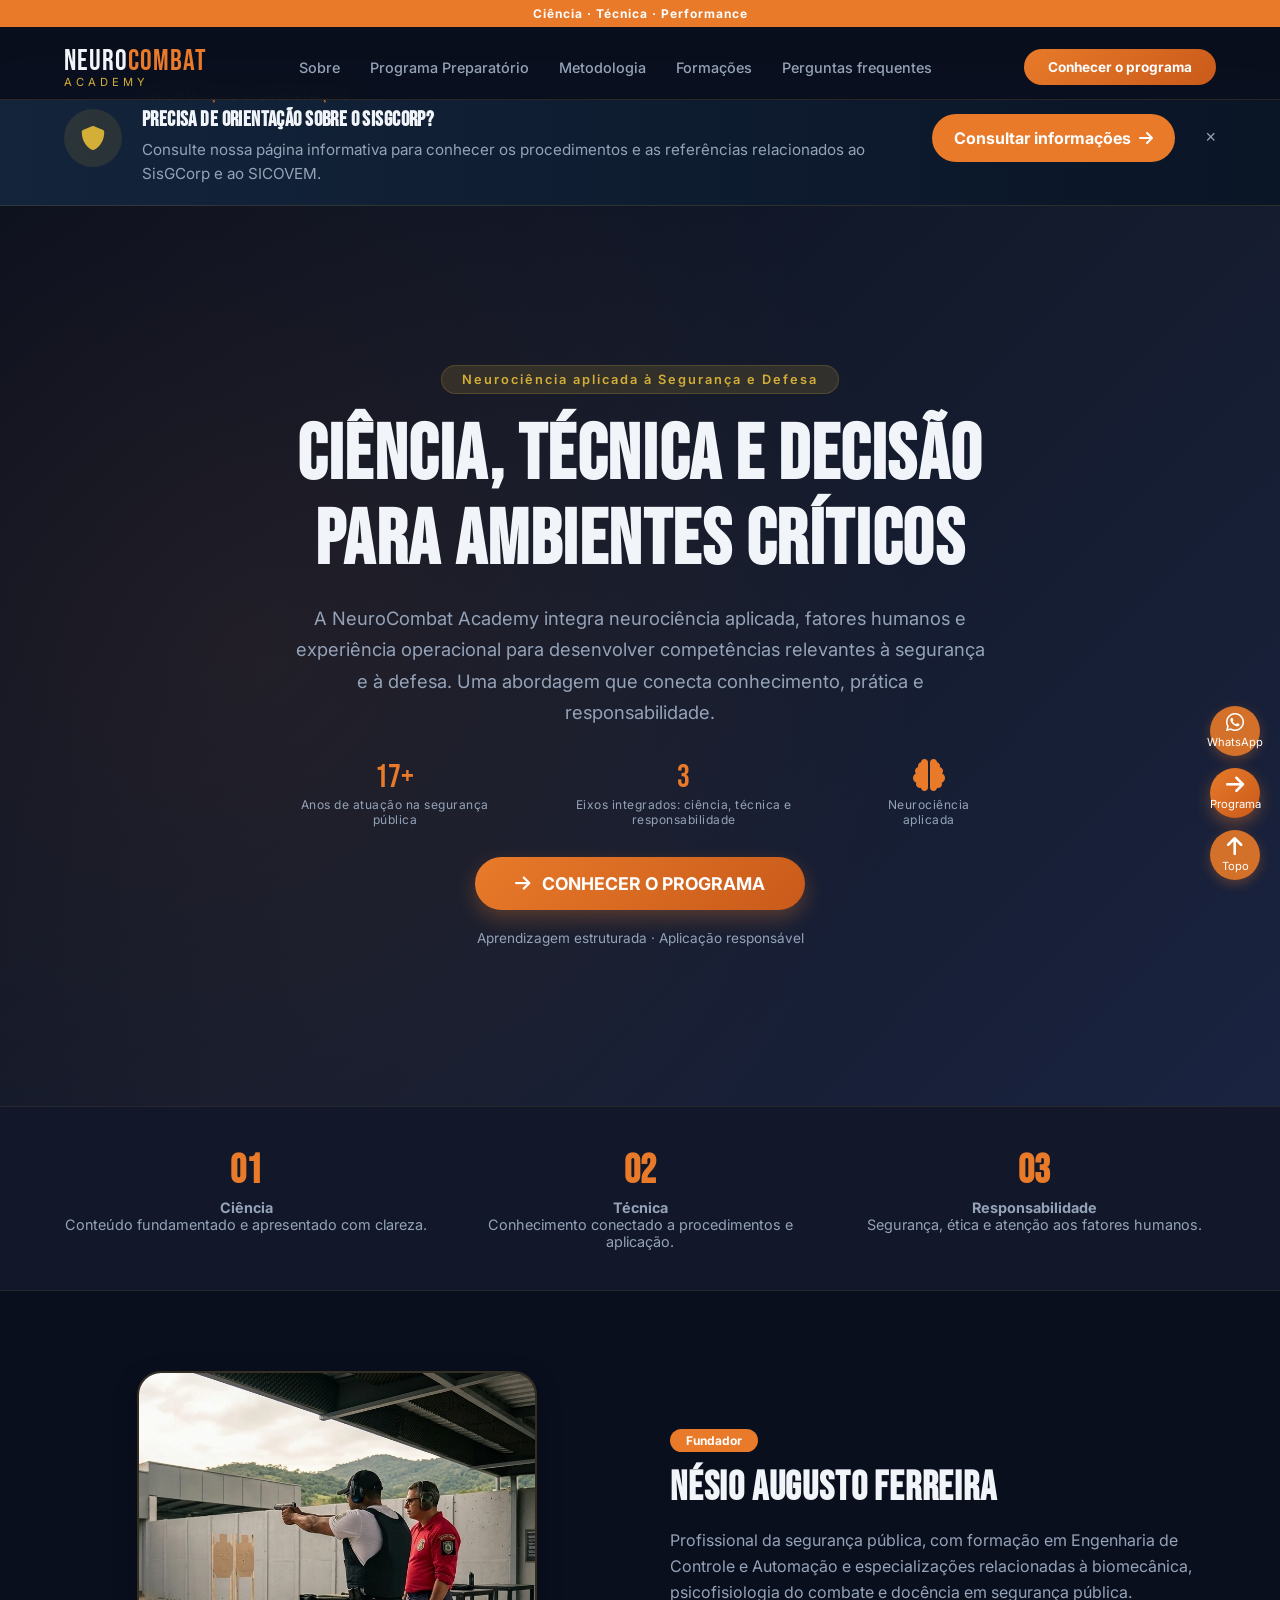
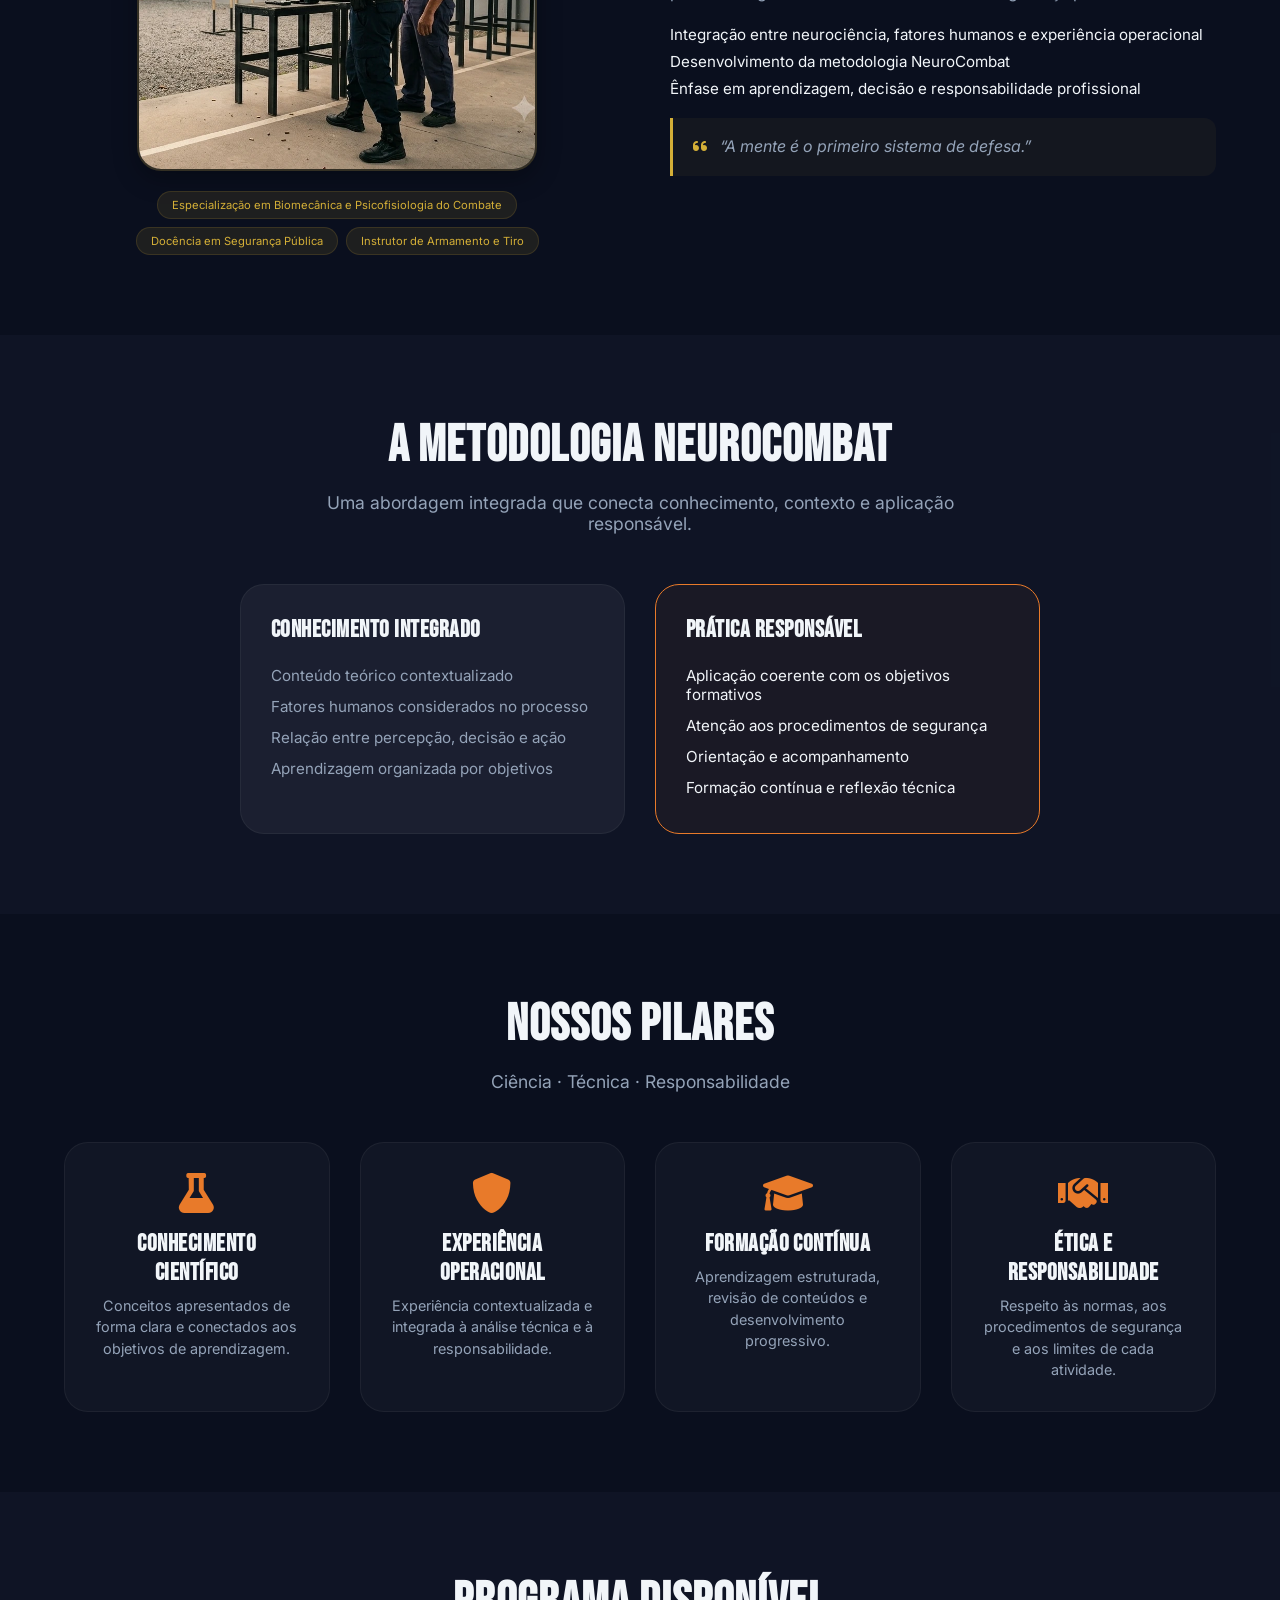
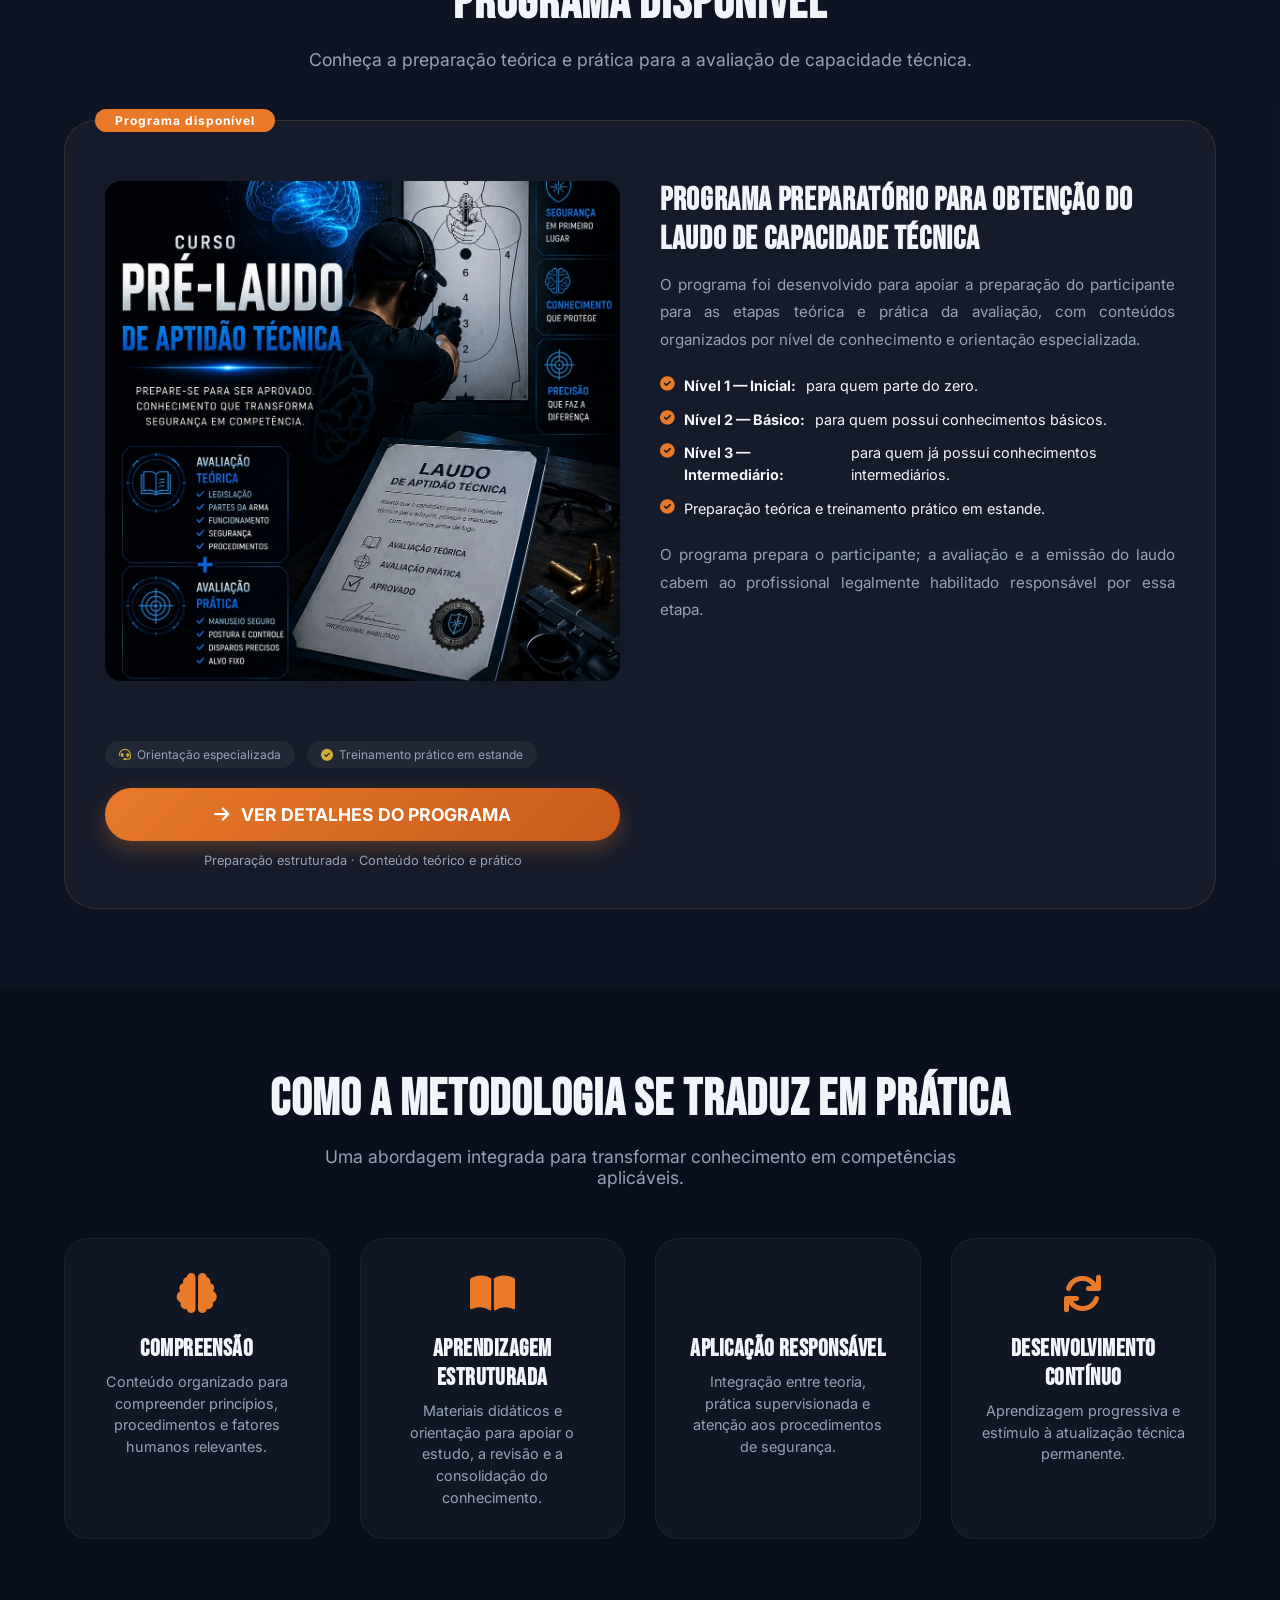
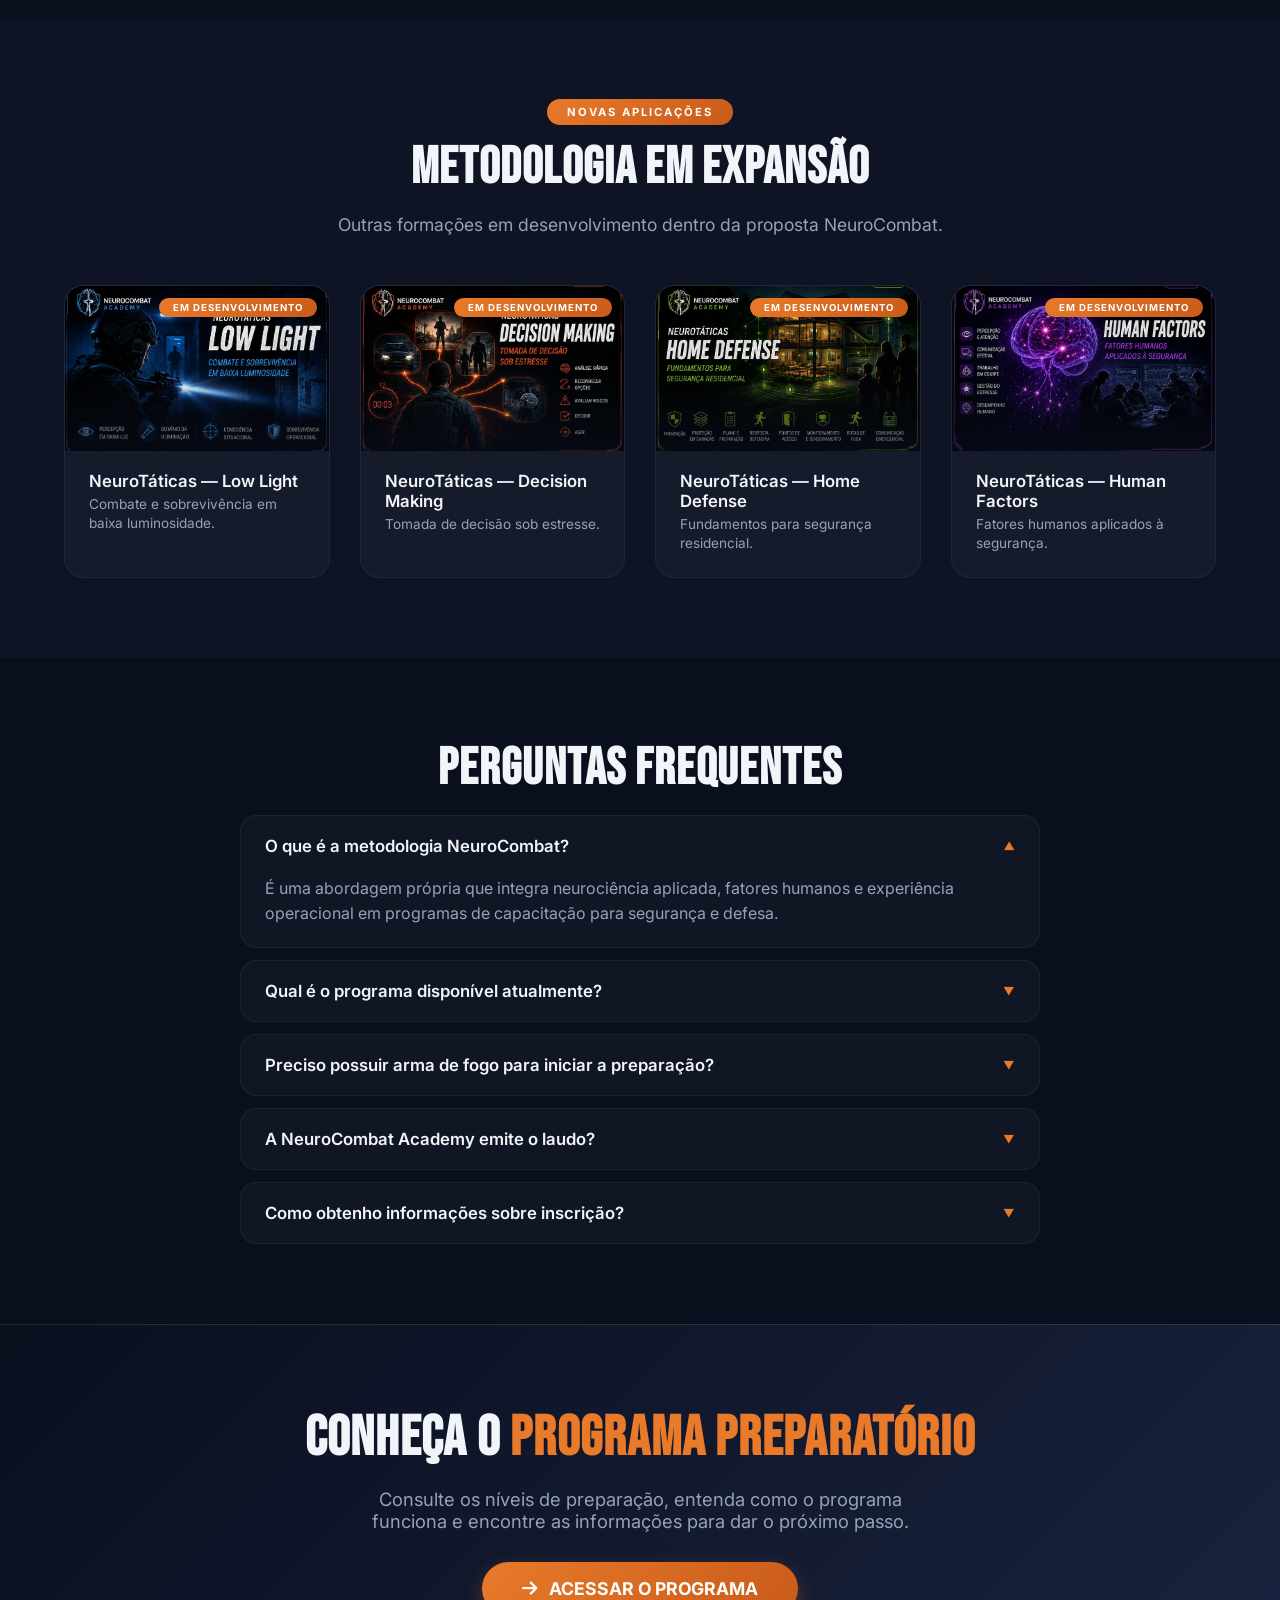
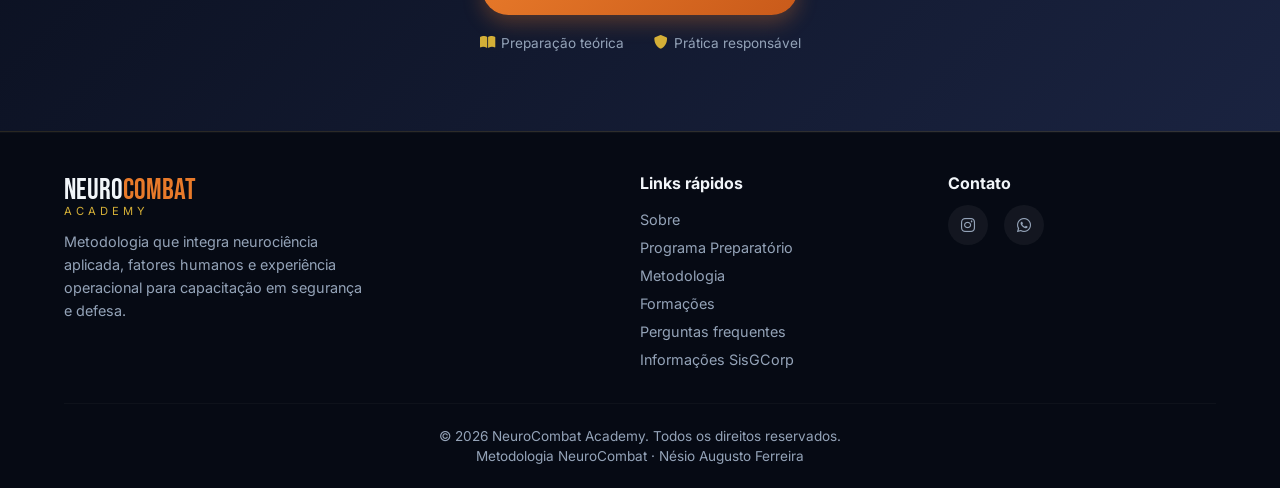
<file: index-homepage-revised.html>
<!DOCTYPE html>
<html lang="pt-BR">
<head>
    <meta charset="UTF-8">
    <meta name="viewport" content="width=device-width, initial-scale=1.0, viewport-fit=cover">
    <meta name="theme-color" content="#0A0F1E">
    <title>NeuroCombat Academy | Ciência, Técnica e Performance</title>
    <meta name="description" content="A NeuroCombat Academy integra neurociência aplicada, fatores humanos e experiência operacional em programas de capacitação para segurança e defesa. Conheça nossa metodologia e o Programa Preparatório para obtenção do Laudo de Capacidade Técnica.">
    <meta name="keywords" content="NeuroCombat Academy, neurociência aplicada, fatores humanos, capacitação em segurança, formação profissional, defesa, Programa Preparatório para obtenção do Laudo de Capacidade Técnica">
    <meta name="author" content="Nésio Augusto Ferreira - NeuroCombat Academy">
    <meta name="robots" content="index, follow, max-snippet:-1, max-image-preview:large">
    <link rel="canonical" href="https://neurocombatacademy.com.br/">
    <link rel="icon" href="/assets/images/favicon/favicon.ico">
    <link rel="apple-touch-icon" href="/assets/images/favicon/apple-touch-icon.png">
    <link rel="manifest" href="/manifest.webmanifest">

    <meta property="og:title" content="NeuroCombat Academy | Ciência, Técnica e Performance">
    <meta property="og:description" content="Neurociência aplicada, fatores humanos e experiência operacional em programas de capacitação para segurança e defesa.">
    <meta property="og:type" content="website">
    <meta property="og:url" content="https://neurocombatacademy.com.br/">
    <meta property="og:image" content="https://neurocombatacademy.com.br/assets/images/og-image.jpg">
    <meta property="og:image:width" content="1200">
    <meta property="og:image:height" content="630">
    <meta name="twitter:card" content="summary_large_image">
    <meta name="twitter:title" content="NeuroCombat Academy | Ciência, Técnica e Performance">
    <meta name="twitter:description" content="Conheça a metodologia NeuroCombat e nossos programas de capacitação para segurança e defesa.">
    <meta name="twitter:image" content="https://neurocombatacademy.com.br/assets/images/og-image.jpg">

    <link rel="preconnect" href="https://fonts.googleapis.com">
    <link rel="preconnect" href="https://fonts.gstatic.com" crossorigin>
    <link rel="stylesheet" href="/assets/css/style.css">
    <link href="https://fonts.googleapis.com/css2?family=Inter:opsz,wght@14..32,300;14..32,400;14..32,500;14..32,600;14..32,700;14..32,800&family=Bebas+Neue&family=Montserrat:wght@400;500;600;700&display=swap" rel="stylesheet">
    <link rel="stylesheet" href="https://cdnjs.cloudflare.com/ajax/libs/font-awesome/6.0.0-beta3/css/all.min.css" referrerpolicy="no-referrer">

    <script type="application/ld+json">
    {
      "@context": "https://schema.org",
      "@graph": [
        {
          "@type": "Organization",
          "name": "NeuroCombat Academy",
          "url": "https://neurocombatacademy.com.br/",
          "description": "Capacitação profissional em segurança e defesa com integração entre neurociência aplicada, fatores humanos e experiência operacional.",
          "sameAs": ["https://www.instagram.com/neurocombatacademy/"],
          "founder": {
            "@type": "Person",
            "name": "Nésio Augusto Ferreira",
            "url": "https://neurocombatacademy.com.br/#sobre"
          }
        },
        {
          "@type": "WebSite",
          "name": "NeuroCombat Academy",
          "url": "https://neurocombatacademy.com.br/"
        },
        {
          "@type": "Course",
          "name": "Programa Preparatório para obtenção do Laudo de Capacidade Técnica",
          "description": "Preparação teórica e prática para a avaliação de capacidade técnica, com conteúdo organizado por nível de conhecimento e treinamento prático supervisionado.",
          "provider": {
            "@type": "Organization",
            "name": "NeuroCombat Academy",
            "url": "https://neurocombatacademy.com.br/"
          },
          "instructor": {
            "@type": "Person",
            "name": "Nésio Augusto Ferreira",
            "url": "https://neurocombatacademy.com.br/#sobre"
          }
        }
      ]
    }
    </script>
</head>
<body>
    <div class="top-bar">Ciência · Técnica · Performance</div>

    <header class="header" id="header">
        <div class="container">
            <a href="/" class="logo-container" aria-label="NeuroCombat Academy — página inicial">
                <span class="logo-text">NEURO<span>COMBAT</span></span>
                <span class="logo-sub">ACADEMY</span>
            </a>
            <nav class="nav-menu" aria-label="Menu principal">
                <ul>
                    <li><a href="#sobre">Sobre</a></li>
                    <li><a href="/pre-laudo/">Programa Preparatório</a></li>
                    <li><a href="#metodologia">Metodologia</a></li>
                    <li><a href="#formacoes">Formações</a></li>
                    <li><a href="#faq">Perguntas frequentes</a></li>
                </ul>
            </nav>
            <a href="/pre-laudo/" class="btn-header">Conhecer o programa</a>
        </div>
    </header>

    <section class="sisgcorp-banner" id="sisgcorp-banner" aria-labelledby="sisgcorp-title">
        <div class="container">
            <div class="sisgcorp-banner-content">
                <div class="sisgcorp-banner-icon" aria-hidden="true"><i class="fas fa-shield-alt"></i></div>
                <div class="sisgcorp-banner-text">
                    <span class="sisgcorp-banner-tag">INFORMAÇÃO E ORIENTAÇÃO</span>
                    <h3 id="sisgcorp-title">Precisa de orientação sobre o SisGCorp?</h3>
                    <p>Consulte nossa página informativa para conhecer os procedimentos e as referências relacionados ao SisGCorp e ao SICOVEM.</p>
                </div>
                <a href="/sisgcorp/" class="sisgcorp-banner-btn">Consultar informações <i class="fas fa-arrow-right" aria-hidden="true"></i></a>
            </div>
        </div>
    </section>

    <main>
        <section class="hero" id="home">
            <div class="hero-overlay" aria-hidden="true"></div>
            <div class="container hero-grid">
                <div class="hero-content">
                    <div class="hero-badge">Neurociência aplicada à Segurança e Defesa</div>
                    <h1 class="hero-title">Ciência, técnica e decisão<br>para ambientes críticos</h1>
                    <p class="hero-description">A NeuroCombat Academy integra neurociência aplicada, fatores humanos e experiência operacional para desenvolver competências relevantes à segurança e à defesa. Uma abordagem que conecta conhecimento, prática e responsabilidade.</p>
                    <div class="hero-stats">
                        <div class="stat-item">
                            <span class="stat-number">17+</span>
                            <span class="stat-label">Anos de atuação na segurança pública</span>
                        </div>
                        <div class="stat-item">
                            <span class="stat-number">3</span>
                            <span class="stat-label">Eixos integrados: ciência, técnica e responsabilidade</span>
                        </div>
                        <div class="stat-item">
                            <span class="stat-number"><i class="fas fa-brain" aria-hidden="true"></i></span>
                            <span class="stat-label">Neurociência aplicada</span>
                        </div>
                    </div>
                    <a href="/pre-laudo/" class="cta-button-primary"><i class="fas fa-arrow-right" aria-hidden="true"></i> CONHECER O PROGRAMA</a>
                    <div class="hero-trust"><span>Aprendizagem estruturada · Aplicação responsável</span></div>
                </div>
            </div>
        </section>

        <section class="stats-section" id="principios" aria-label="Princípios da NeuroCombat Academy">
            <div class="container stats-grid">
                <div class="stat-card">
                    <span class="stat-number">01</span>
                    <p><strong>Ciência</strong><br>Conteúdo fundamentado e apresentado com clareza.</p>
                </div>
                <div class="stat-card">
                    <span class="stat-number">02</span>
                    <p><strong>Técnica</strong><br>Conhecimento conectado a procedimentos e aplicação.</p>
                </div>
                <div class="stat-card">
                    <span class="stat-number">03</span>
                    <p><strong>Responsabilidade</strong><br>Segurança, ética e atenção aos fatores humanos.</p>
                </div>
            </div>
        </section>

        <section class="section" id="sobre">
            <div class="container">
                <div class="about-grid">
                    <div class="about-image">
                        <img src="/assets/images/nesio-profile.webp" alt="Nésio Augusto Ferreira, fundador da NeuroCombat Academy" class="about-photo" loading="lazy" decoding="async">
                        <div class="about-credentials">
                            <span>Especialização em Biomecânica e Psicofisiologia do Combate</span>
                            <span>Docência em Segurança Pública</span>
                            <span>Instrutor de Armamento e Tiro</span>
                        </div>
                    </div>
                    <div class="about-content">
                        <span class="about-tag">Fundador</span>
                        <h2>Nésio Augusto Ferreira</h2>
                        <p>Profissional da segurança pública, com formação em Engenharia de Controle e Automação e especializações relacionadas à biomecânica, psicofisiologia do combate e docência em segurança pública.</p>
                        <div class="about-highlights">
                            <div>Integração entre neurociência, fatores humanos e experiência operacional</div>
                            <div>Desenvolvimento da metodologia NeuroCombat</div>
                            <div>Ênfase em aprendizagem, decisão e responsabilidade profissional</div>
                        </div>
                        <div class="about-quote">
                            <i class="fas fa-quote-left" aria-hidden="true"></i>
                            <p>“A mente é o primeiro sistema de defesa.”</p>
                        </div>
                    </div>
                </div>
            </div>
        </section>

        <section class="section section-alt" id="metodologia">
            <div class="container">
                <h2 class="section-title">A metodologia NeuroCombat</h2>
                <p class="section-sub">Uma abordagem integrada que conecta conhecimento, contexto e aplicação responsável.</p>
                <div class="comparison-grid">
                    <div class="comparison-card">
                        <h3>Conhecimento integrado</h3>
                        <ul>
                            <li>Conteúdo teórico contextualizado</li>
                            <li>Fatores humanos considerados no processo</li>
                            <li>Relação entre percepção, decisão e ação</li>
                            <li>Aprendizagem organizada por objetivos</li>
                        </ul>
                    </div>
                    <div class="comparison-card highlight">
                        <h3>Prática responsável</h3>
                        <ul>
                            <li>Aplicação coerente com os objetivos formativos</li>
                            <li>Atenção aos procedimentos de segurança</li>
                            <li>Orientação e acompanhamento</li>
                            <li>Formação contínua e reflexão técnica</li>
                        </ul>
                    </div>
                </div>
            </div>
        </section>

        <section class="section">
            <div class="container">
                <h2 class="section-title">Nossos pilares</h2>
                <p class="section-sub">Ciência · Técnica · Responsabilidade</p>
                <div class="pillars-grid">
                    <div class="pillar-card">
                        <i class="fas fa-flask" aria-hidden="true"></i>
                        <h3>Conhecimento científico</h3>
                        <p>Conceitos apresentados de forma clara e conectados aos objetivos de aprendizagem.</p>
                    </div>
                    <div class="pillar-card">
                        <i class="fas fa-shield-alt" aria-hidden="true"></i>
                        <h3>Experiência operacional</h3>
                        <p>Experiência contextualizada e integrada à análise técnica e à responsabilidade.</p>
                    </div>
                    <div class="pillar-card">
                        <i class="fas fa-graduation-cap" aria-hidden="true"></i>
                        <h3>Formação contínua</h3>
                        <p>Aprendizagem estruturada, revisão de conteúdos e desenvolvimento progressivo.</p>
                    </div>
                    <div class="pillar-card">
                        <i class="fas fa-handshake" aria-hidden="true"></i>
                        <h3>Ética e responsabilidade</h3>
                        <p>Respeito às normas, aos procedimentos de segurança e aos limites de cada atividade.</p>
                    </div>
                </div>
            </div>
        </section>

        <section class="section section-alt" id="curso">
            <div class="container">
                <h2 class="section-title">Programa disponível</h2>
                <p class="section-sub">Conheça a preparação teórica e prática para a avaliação de capacidade técnica.</p>
                <div class="course-card">
                    <div class="course-badge">Programa disponível</div>
                    <div class="course-grid">
                        <div class="course-image-wrapper">
                            <img src="/assets/images/cursos/pre-laudo.webp" alt="Programa Preparatório para obtenção do Laudo de Capacidade Técnica" class="course-image-main" loading="lazy" decoding="async">
                        </div>
                        <div class="course-info">
                            <h3>Programa Preparatório para obtenção do Laudo de Capacidade Técnica</h3>
                            <p>O programa foi desenvolvido para apoiar a preparação do participante para as etapas teórica e prática da avaliação, com conteúdos organizados por nível de conhecimento e orientação especializada.</p>
                            <ul class="course-features">
                                <li><i class="fas fa-check-circle" aria-hidden="true"></i> <strong>Nível 1 — Inicial:</strong> para quem parte do zero.</li>
                                <li><i class="fas fa-check-circle" aria-hidden="true"></i> <strong>Nível 2 — Básico:</strong> para quem possui conhecimentos básicos.</li>
                                <li><i class="fas fa-check-circle" aria-hidden="true"></i> <strong>Nível 3 — Intermediário:</strong> para quem já possui conhecimentos intermediários.</li>
                                <li><i class="fas fa-check-circle" aria-hidden="true"></i> Preparação teórica e treinamento prático em estande.</li>
                            </ul>
                            <p>O programa prepara o participante; a avaliação e a emissão do laudo cabem ao profissional legalmente habilitado responsável por essa etapa.</p>
                        </div>
                        <div class="course-pricing">
                            <div class="course-meta">
                                <span><i class="fas fa-headset" aria-hidden="true"></i> Orientação especializada</span>
                                <span><i class="fas fa-check-circle" aria-hidden="true"></i> Treinamento prático em estande</span>
                            </div>
                            <a href="/pre-laudo/" class="cta-button-primary full-width"><i class="fas fa-arrow-right" aria-hidden="true"></i> VER DETALHES DO PROGRAMA</a>
                            <div class="course-guarantee">Preparação estruturada · Conteúdo teórico e prático</div>
                        </div>
                    </div>
                </div>
            </div>
        </section>

        <section class="section" id="aplicacao">
            <div class="container">
                <h2 class="section-title">Como a metodologia se traduz em prática</h2>
                <p class="section-sub">Uma abordagem integrada para transformar conhecimento em competências aplicáveis.</p>
                <div class="method-grid">
                    <div class="method-card">
                        <span aria-hidden="true"><i class="fas fa-brain"></i></span>
                        <h3>Compreensão</h3>
                        <p>Conteúdo organizado para compreender princípios, procedimentos e fatores humanos relevantes.</p>
                    </div>
                    <div class="method-card">
                        <span aria-hidden="true"><i class="fas fa-book-open"></i></span>
                        <h3>Aprendizagem estruturada</h3>
                        <p>Materiais didáticos e orientação para apoiar o estudo, a revisão e a consolidação do conhecimento.</p>
                    </div>
                    <div class="method-card">
                        <span aria-hidden="true"><i class="fas fa-person-circle-check"></i></span>
                        <h3>Aplicação responsável</h3>
                        <p>Integração entre teoria, prática supervisionada e atenção aos procedimentos de segurança.</p>
                    </div>
                    <div class="method-card">
                        <span aria-hidden="true"><i class="fas fa-arrows-rotate"></i></span>
                        <h3>Desenvolvimento contínuo</h3>
                        <p>Aprendizagem progressiva e estímulo à atualização técnica permanente.</p>
                    </div>
                </div>
            </div>
        </section>

        <section class="section section-alt" id="formacoes">
            <div class="container">
                <div class="section-header">
                    <span class="section-badge">Novas aplicações</span>
                    <h2 class="section-title">Metodologia em expansão</h2>
                    <p class="section-sub">Outras formações em desenvolvimento dentro da proposta NeuroCombat.</p>
                </div>
                <div class="cursos-grid">
                    <div class="curso-card">
                        <div class="curso-image">
                            <img src="/assets/images/cursos/low-light.webp" alt="Conceito visual do curso NeuroTáticas Low Light" loading="lazy" decoding="async">
                            <span class="curso-badge">Em desenvolvimento</span>
                        </div>
                        <div class="curso-info">
                            <h4>NeuroTáticas — Low Light</h4>
                            <p>Combate e sobrevivência em baixa luminosidade.</p>
                        </div>
                    </div>
                    <div class="curso-card">
                        <div class="curso-image">
                            <img src="/assets/images/cursos/decision-making.webp" alt="Conceito visual do curso NeuroTáticas Decision Making" loading="lazy" decoding="async">
                            <span class="curso-badge">Em desenvolvimento</span>
                        </div>
                        <div class="curso-info">
                            <h4>NeuroTáticas — Decision Making</h4>
                            <p>Tomada de decisão sob estresse.</p>
                        </div>
                    </div>
                    <div class="curso-card">
                        <div class="curso-image">
                            <img src="/assets/images/cursos/home-defense.webp" alt="Conceito visual do curso NeuroTáticas Home Defense" loading="lazy" decoding="async">
                            <span class="curso-badge">Em desenvolvimento</span>
                        </div>
                        <div class="curso-info">
                            <h4>NeuroTáticas — Home Defense</h4>
                            <p>Fundamentos para segurança residencial.</p>
                        </div>
                    </div>
                    <div class="curso-card">
                        <div class="curso-image">
                            <img src="/assets/images/cursos/human-factors.webp" alt="Conceito visual do curso NeuroTáticas Human Factors" loading="lazy" decoding="async">
                            <span class="curso-badge">Em desenvolvimento</span>
                        </div>
                        <div class="curso-info">
                            <h4>NeuroTáticas — Human Factors</h4>
                            <p>Fatores humanos aplicados à segurança.</p>
                        </div>
                    </div>
                </div>
            </div>
        </section>

        <section class="section" id="faq">
            <div class="container">
                <h2 class="section-title">Perguntas frequentes</h2>
                <div class="faq-grid">
                    <div class="faq-item">
                        <div class="faq-question">O que é a metodologia NeuroCombat?</div>
                        <div class="faq-answer">É uma abordagem própria que integra neurociência aplicada, fatores humanos e experiência operacional em programas de capacitação para segurança e defesa.</div>
                    </div>
                    <div class="faq-item">
                        <div class="faq-question">Qual é o programa disponível atualmente?</div>
                        <div class="faq-answer">O Programa Preparatório para obtenção do Laudo de Capacidade Técnica. A página específica apresenta os níveis de preparação e as informações do programa.</div>
                    </div>
                    <div class="faq-item">
                        <div class="faq-question">Preciso possuir arma de fogo para iniciar a preparação?</div>
                        <div class="faq-answer">Não é obrigatório possuir arma própria para iniciar a preparação. O programa inclui treinamento prático em estande, realizado conforme os procedimentos de segurança e as exigências aplicáveis à atividade.</div>
                    </div>
                    <div class="faq-item">
                        <div class="faq-question">A NeuroCombat Academy emite o laudo?</div>
                        <div class="faq-answer">O programa oferece preparação. A avaliação e a emissão do laudo são atribuições do profissional habilitado responsável por essa etapa.</div>
                    </div>
                    <div class="faq-item">
                        <div class="faq-question">Como obtenho informações sobre inscrição?</div>
                        <div class="faq-answer">Acesse a página do programa e utilize o canal de contato indicado para consultar disponibilidade, formato e condições de participação.</div>
                    </div>
                </div>
            </div>
        </section>

        <section class="cta-final" id="cta">
            <div class="container">
                <h2>Conheça o <span class="highlight">Programa Preparatório</span></h2>
                <p>Consulte os níveis de preparação, entenda como o programa funciona e encontre as informações para dar o próximo passo.</p>
                <a href="/pre-laudo/" class="cta-button-primary"><i class="fas fa-arrow-right" aria-hidden="true"></i> ACESSAR O PROGRAMA</a>
                <div class="cta-trust">
                    <span><i class="fas fa-book-open" aria-hidden="true"></i> Preparação teórica</span>
                    <span><i class="fas fa-shield-alt" aria-hidden="true"></i> Prática responsável</span>
                </div>
            </div>
        </section>
    </main>

    <footer>
        <div class="container">
            <div class="footer-grid">
                <div class="footer-brand">
                    <span class="footer-logo">NEURO<span>COMBAT</span></span>
                    <span class="footer-sub">ACADEMY</span>
                    <p>Metodologia que integra neurociência aplicada, fatores humanos e experiência operacional para capacitação em segurança e defesa.</p>
                </div>
                <div class="footer-links">
                    <h4>Links rápidos</h4>
                    <ul>
                        <li><a href="#sobre">Sobre</a></li>
                        <li><a href="/pre-laudo/">Programa Preparatório</a></li>
                        <li><a href="#metodologia">Metodologia</a></li>
                        <li><a href="#formacoes">Formações</a></li>
                        <li><a href="#faq">Perguntas frequentes</a></li>
                        <li><a href="/sisgcorp/">Informações SisGCorp</a></li>
                    </ul>
                </div>
                <div class="footer-social">
                    <h4>Contato</h4>
                    <div class="social-links">
                        <a href="https://www.instagram.com/neurocombatacademy/" target="_blank" rel="noopener noreferrer" aria-label="Instagram"><i class="fab fa-instagram" aria-hidden="true"></i></a>
                        <a href="https://wa.me/5524999599347?text=Ol%C3%A1%21%20Quero%20conhecer%20a%20NeuroCombat%20Academy." target="_blank" rel="noopener noreferrer" aria-label="WhatsApp"><i class="fab fa-whatsapp" aria-hidden="true"></i></a>
                    </div>
                </div>
            </div>
            <div class="footer-bottom">
                <p>© 2026 NeuroCombat Academy. Todos os direitos reservados.</p>
                <p>Metodologia NeuroCombat · Nésio Augusto Ferreira</p>
            </div>
        </div>
    </footer>

    <div class="fixed-bar" aria-label="Atalhos rápidos">
        <a href="https://wa.me/5524999599347?text=Ol%C3%A1%21%20Quero%20conhecer%20a%20NeuroCombat%20Academy." class="fixed-item" target="_blank" rel="noopener noreferrer" aria-label="Contato pelo WhatsApp">
            <i class="fab fa-whatsapp" aria-hidden="true"></i><span>WhatsApp</span>
        </a>
        <a href="/pre-laudo/" class="fixed-item highlight" aria-label="Conhecer o programa">
            <i class="fas fa-arrow-right" aria-hidden="true"></i><span>Programa</span>
        </a>
        <a href="#home" class="fixed-item" aria-label="Voltar ao topo">
            <i class="fas fa-arrow-up" aria-hidden="true"></i><span>Topo</span>
        </a>
    </div>

    <script src="/assets/js/main.js" defer></script>
</body>
</html>
</file>
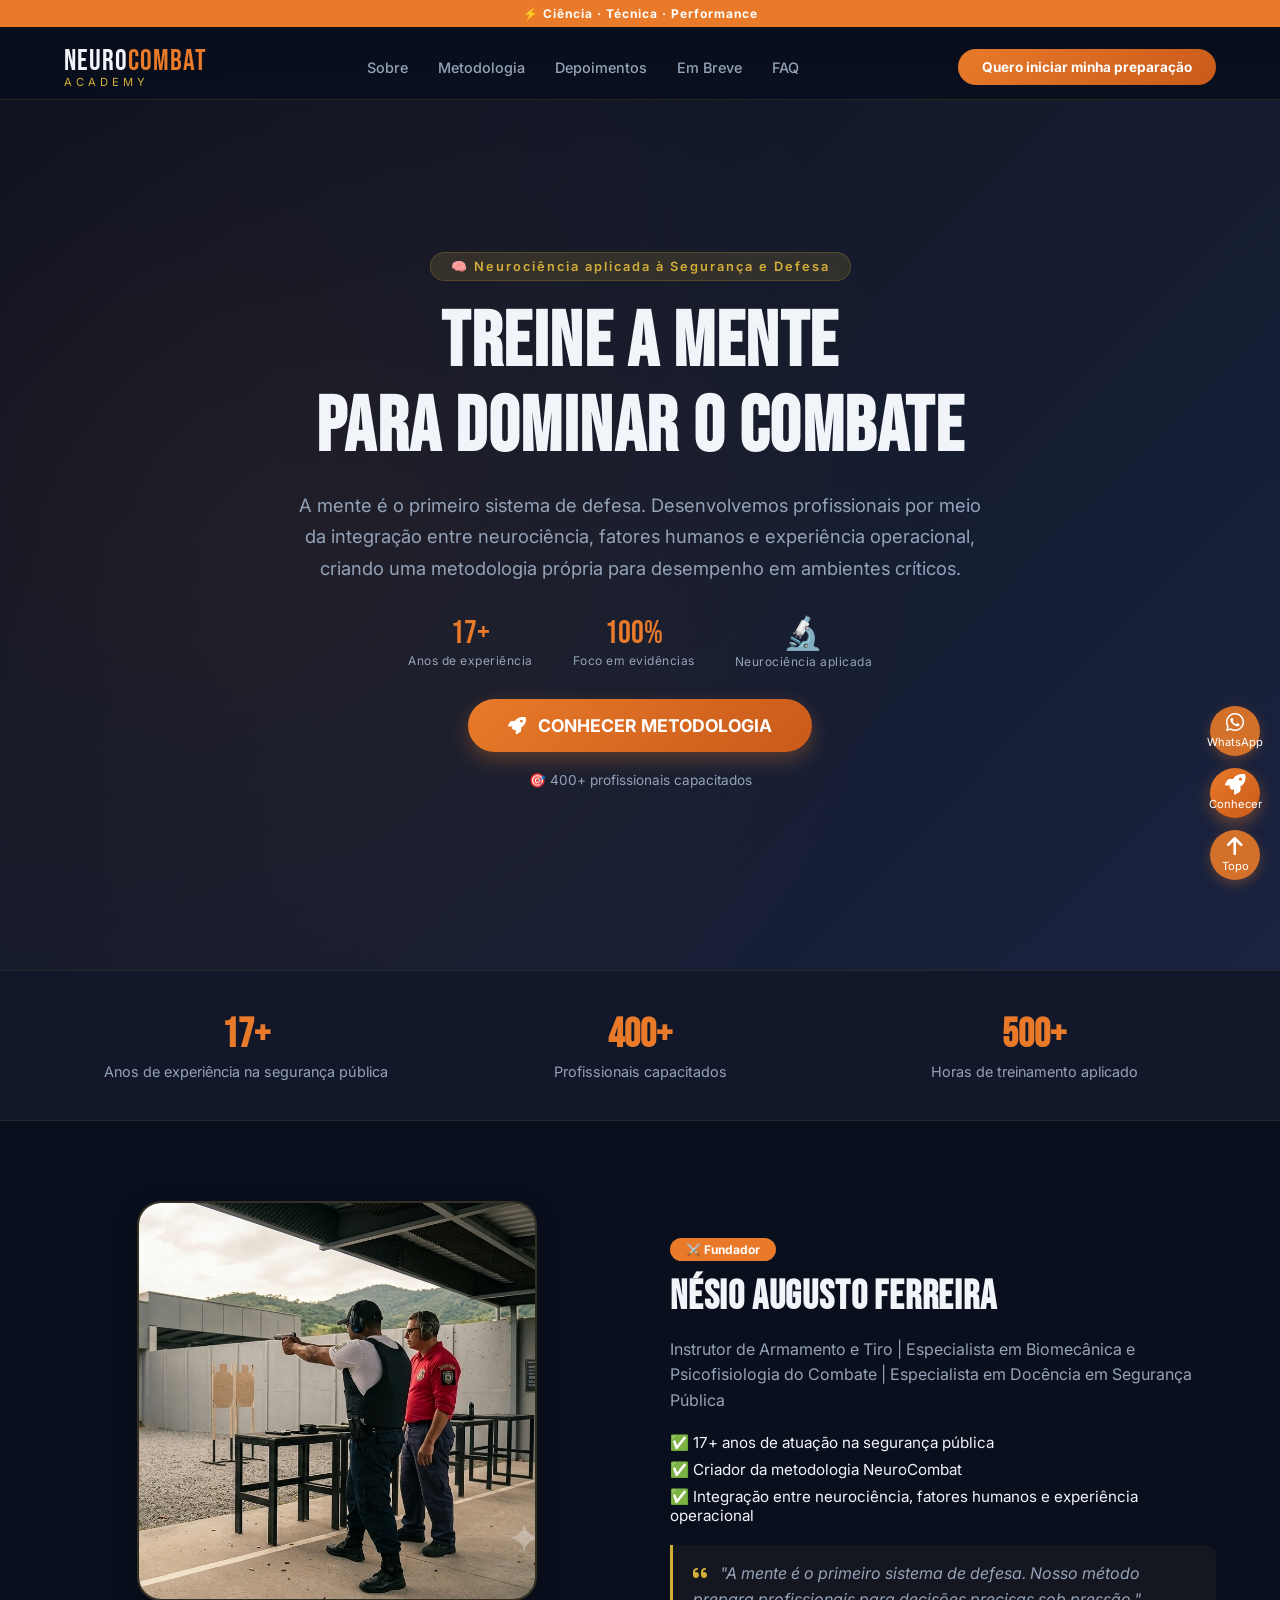
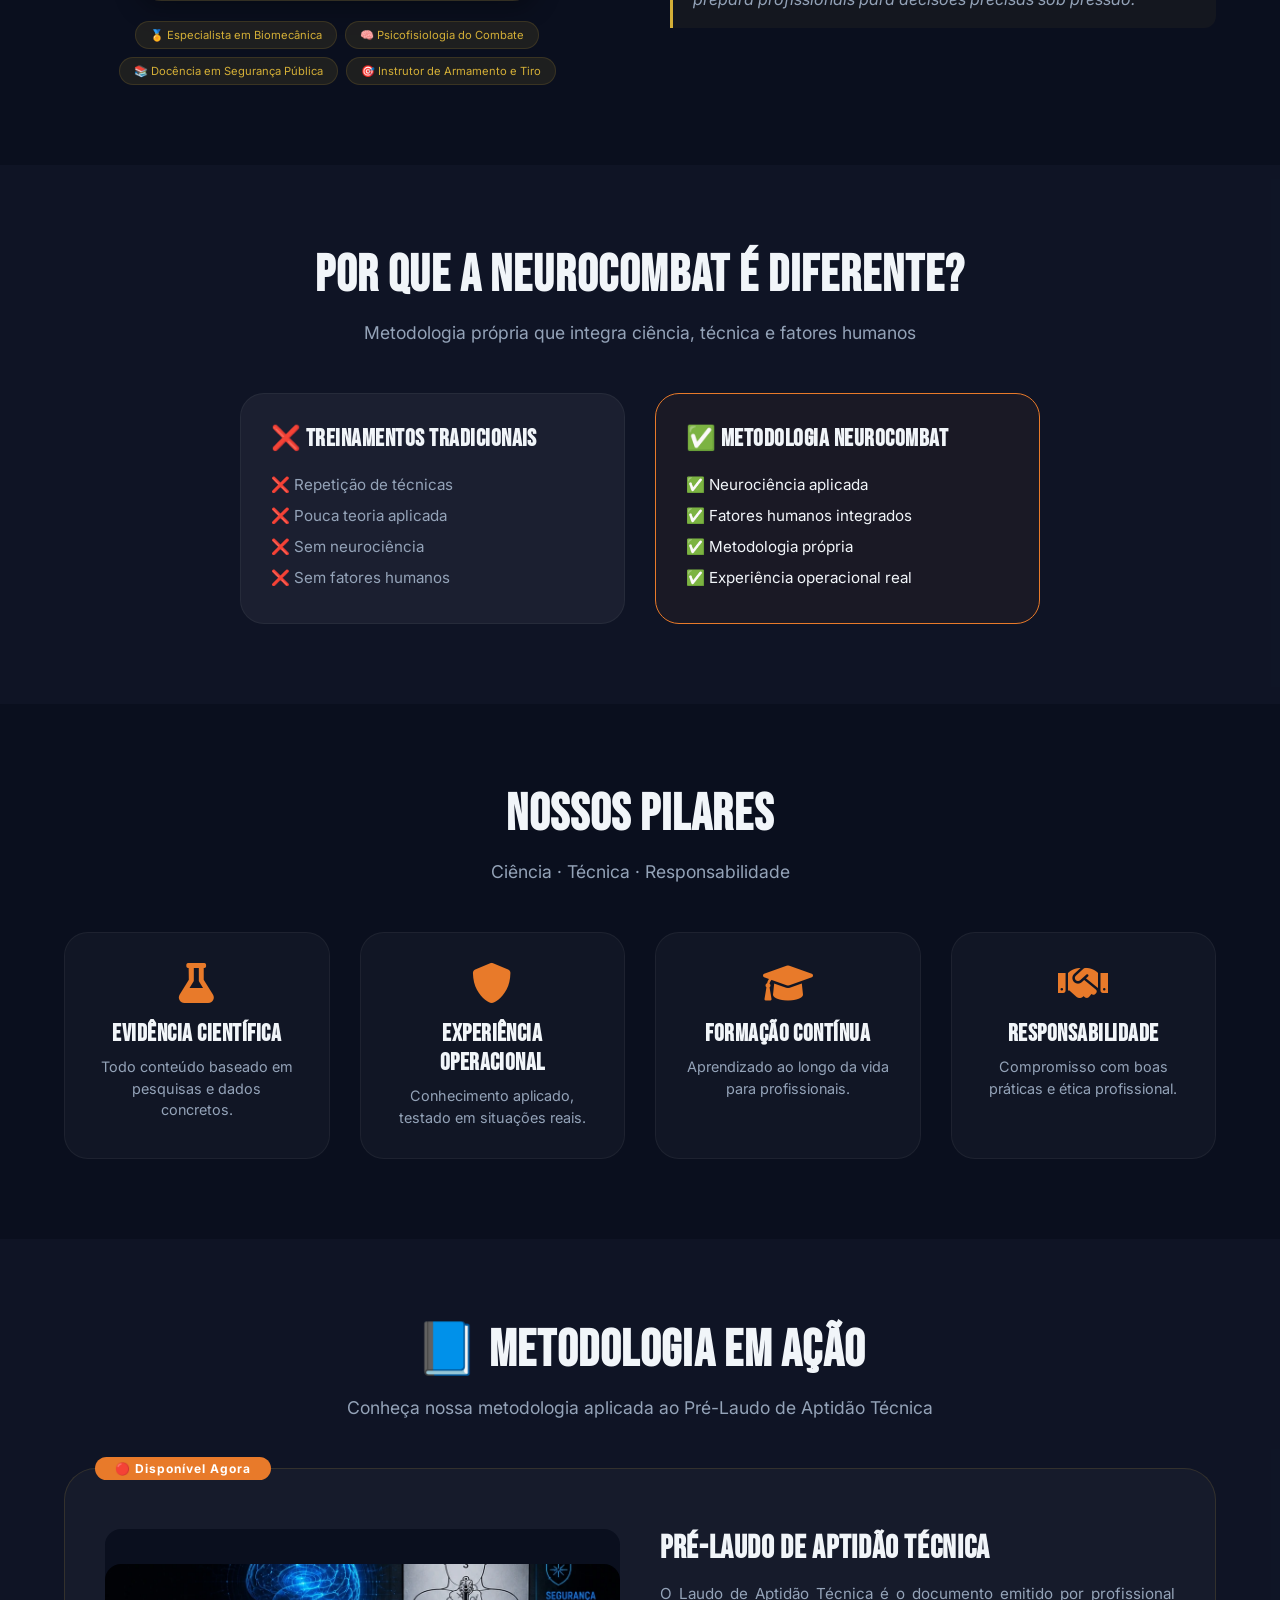
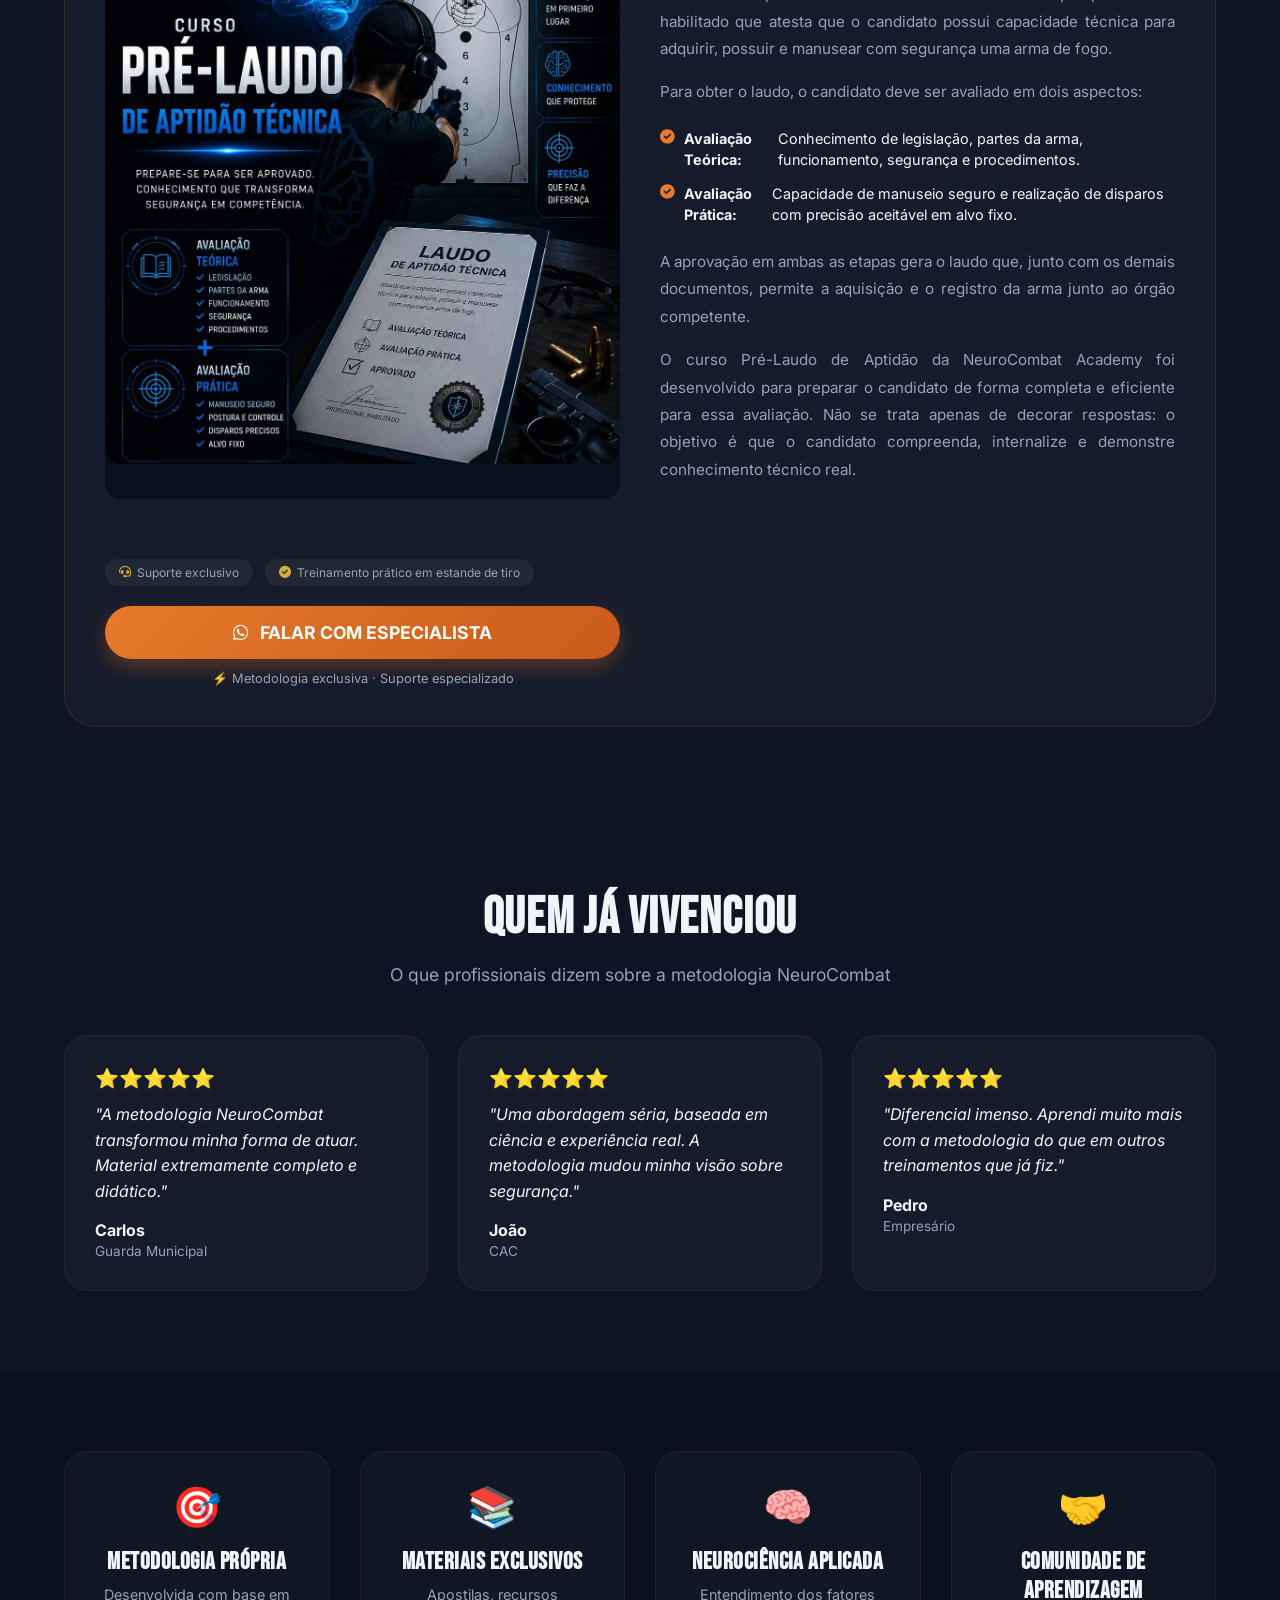
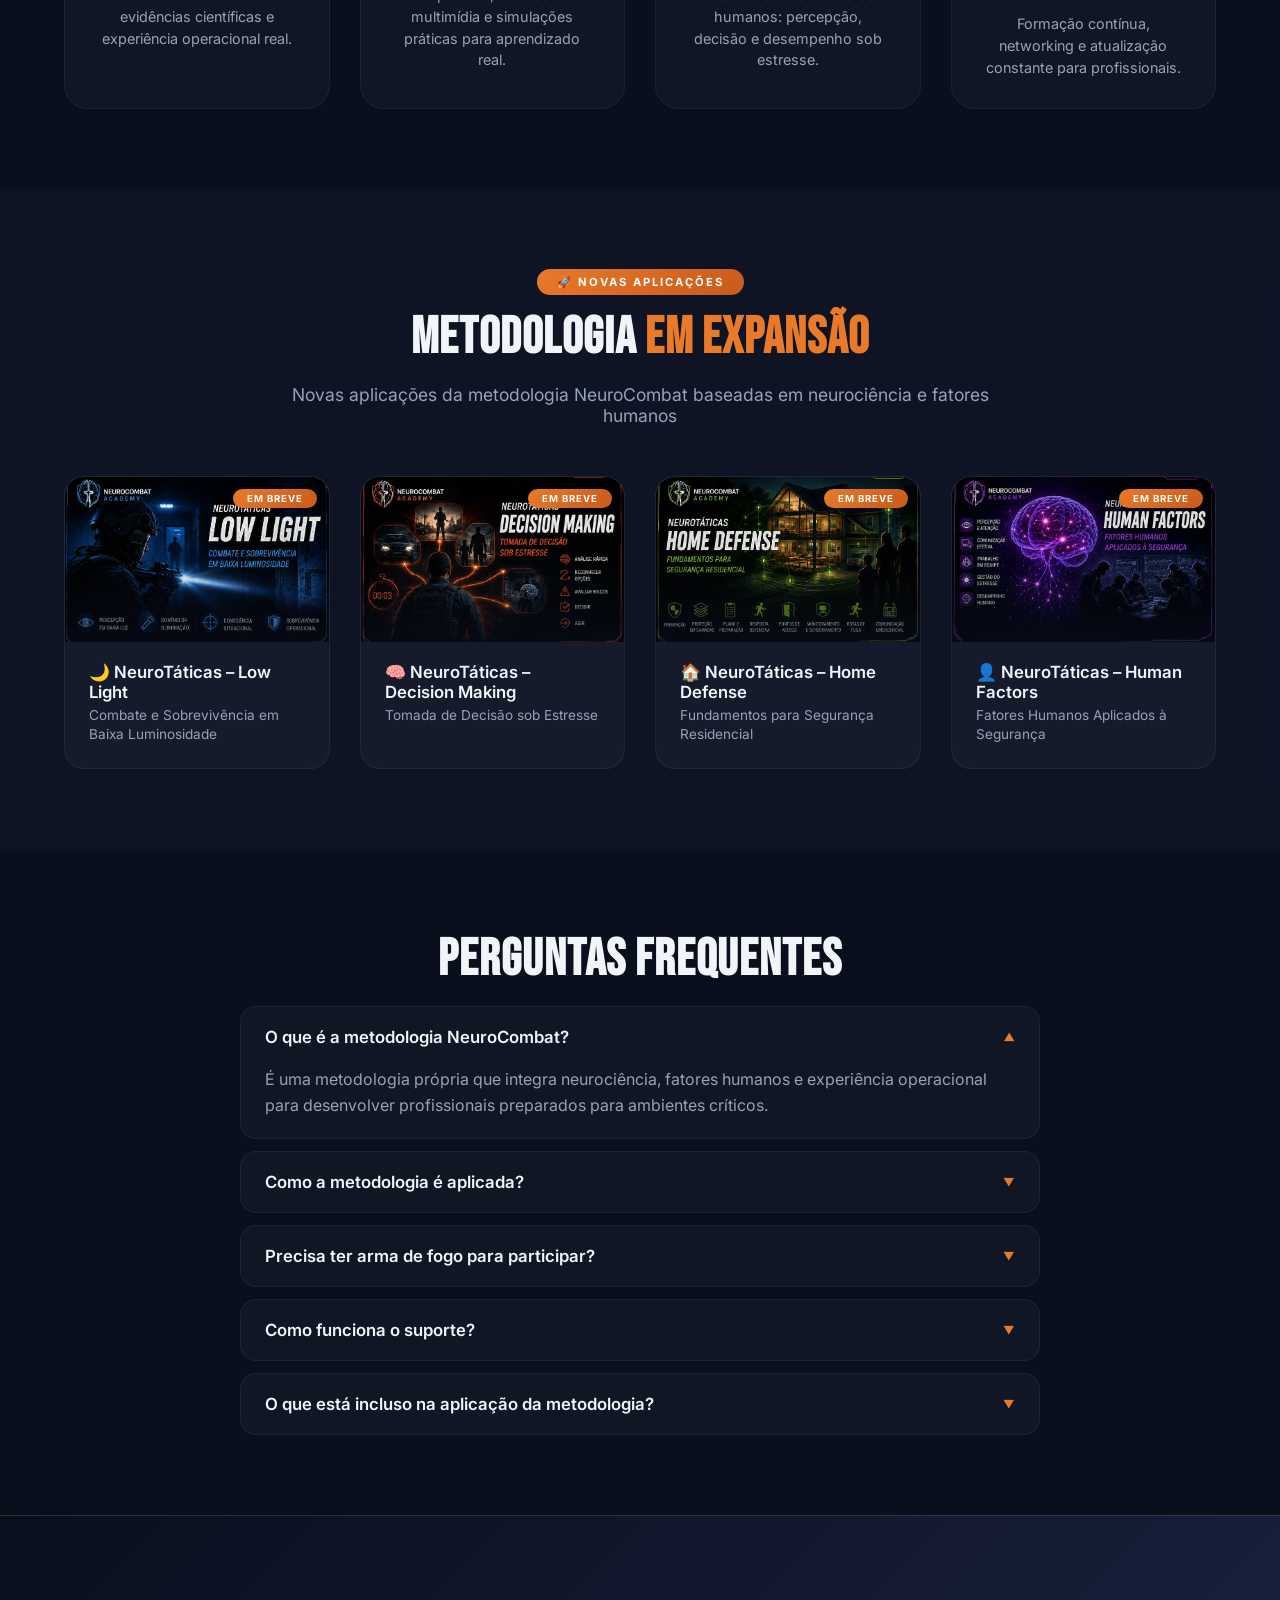
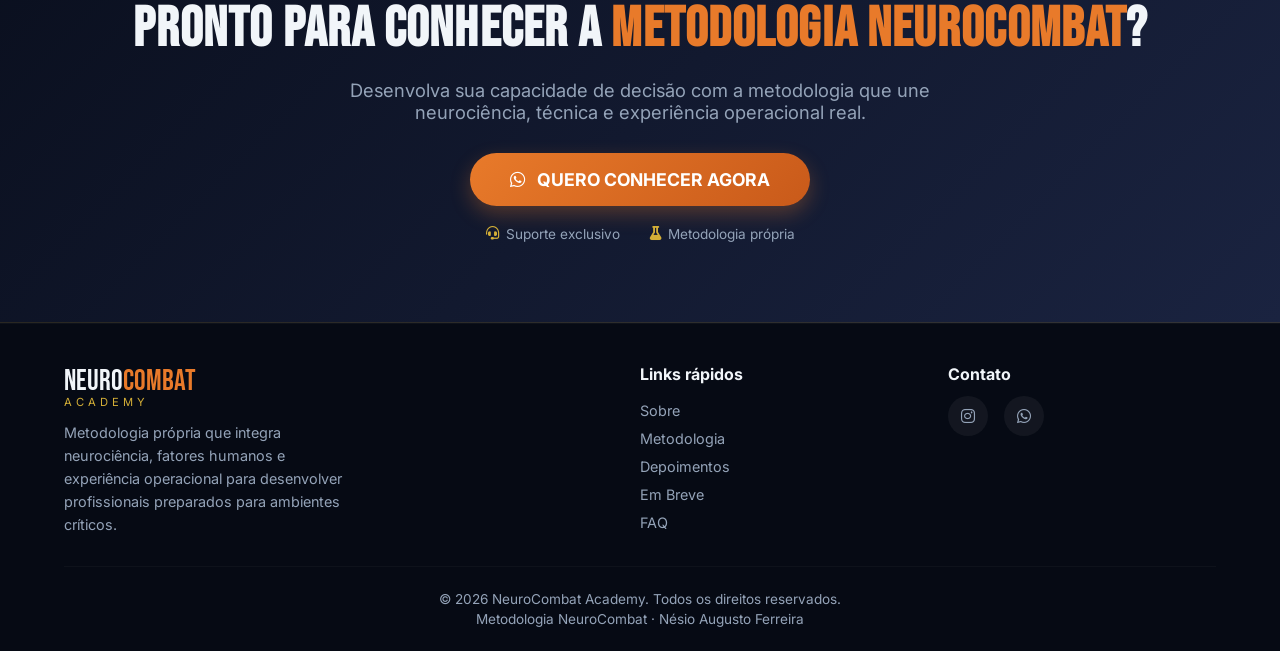
<file: index1.html>
<!DOCTYPE html>
<html lang="pt-br">
<head>
    <meta charset="UTF-8">
    <meta name="viewport" content="width=device-width, initial-scale=1.0, viewport-fit=cover, user-scalable=yes">
    
    <!-- ===== TITLE ===== -->
    <title>NeuroCombat Academy | Cursos e Metodologia em Segurança, Defesa e Performance</title>
    
    <!-- ===== META DESCRIPTION ===== -->
    <meta name="description" content="A NeuroCombat Academy oferece cursos e treinamentos em segurança, defesa e neurociência aplicada. Conheça o Preparatório para o Pré-Laudo de Aptidão Técnica e a metodologia exclusiva NeuroCombat para desenvolvimento de profissionais de alta performance.">
    
    <meta name="keywords" content="pré-laudo, aptidão técnica, laudo de aptidão técnica, CRAF, certificado de registro de arma de fogo, avaliação teórica, avaliação prática, manuseio de arma, porte de arma, posse de arma, curso de tiro, capacitação segurança, exame psicotécnico, documentação para arma, NeuroCombat, metodologia segurança, NeuroCombat Academy">
    <meta name="author" content="Nésio Augusto Ferreira - NeuroCombat Academy">
    <meta name="robots" content="index, follow, max-snippet:-1, max-image-preview:large">
    <meta name="theme-color" content="#0A0F1E">
    
    <link rel="canonical" href="https://neurocombatacademy.com.br/">
    
    <!-- ===== FAVICON ===== -->
    <link rel="icon" href="assets/images/favicon/favicon.ico">
    <link rel="apple-touch-icon" href="assets/images/favicon/apple-touch-icon.png">
    
    <!-- ===== MANIFEST ===== -->
    <link rel="manifest" href="manifest.webmanifest">
    
    <!-- ===== GOOGLE ANALYTICS 4 (GA4) ===== -->
    <script async src="https://www.googletagmanager.com/gtag/js?id=G-JQQEFP0JNQ"></script>
    <script>
        window.dataLayer = window.dataLayer || [];
        function gtag(){dataLayer.push(arguments);}
        gtag('js', new Date());
        gtag('config', 'G-JQQEFP0JNQ');
    </script>
    
    <!-- ===== SCHEMA.ORG (JSON-LD) ===== -->
    <script type="application/ld+json">
    {
        "@context": "https://schema.org",
        "@graph": [
            {
                "@type": "Organization",
                "name": "NeuroCombat Academy",
                "description": "Capacitação profissional em segurança, defesa e neurociência aplicada. Metodologia própria para desenvolvimento de profissionais de alta performance.",
                "url": "https://neurocombatacademy.com.br/",
                "logo": "https://neurocombatacademy.com.br/assets/images/favicon/android-512.png",
                "sameAs": [
                    "https://www.instagram.com/neurocombatacademy/"
                ],
                "founder": {
                    "@type": "Person",
                    "name": "Nésio Augusto Ferreira",
                    "jobTitle": "Instrutor de Armamento e Tiro | Especialista em Biomecânica e Psicofisiologia do Combate",
                    "description": "Especialista em Biomecânica e Psicofisiologia do Combate, com 17+ anos de experiência na segurança pública.",
                    "url": "https://neurocombatacademy.com.br/#sobre"
                }
            },
            {
                "@type": "Person",
                "name": "Nésio Augusto Ferreira",
                "jobTitle": "Instrutor de Armamento e Tiro",
                "description": "Especialista em Biomecânica e Psicofisiologia do Combate e em Docência em Segurança Pública.",
                "url": "https://neurocombatacademy.com.br/#sobre"
            },
            {
                "@type": "WebSite",
                "name": "NeuroCombat Academy",
                "url": "https://neurocombatacademy.com.br/",
                "description": "Cursos e treinamentos em segurança, defesa e neurociência aplicada."
            },
            {
                "@type": "Course",
                "name": "Programa Preparatório para obtenção do Laudo de Capacidade Técnica",
                "description": "Preparação para a avaliação teórica e prática relacionada à aptidão técnica, com conteúdo teórico e treinamento prático supervisionado.",
                "provider": {
                    "@type": "Organization",
                    "name": "NeuroCombat Academy",
                    "url": "https://neurocombatacademy.com.br/"
                },
                "instructor": {
                    "@type": "Person",
                    "name": "Nésio Augusto Ferreira",
                    "url": "https://neurocombatacademy.com.br/#sobre"
                }
            }
        ]
    }
    </script>
    
    <meta property="og:title" content="NeuroCombat Academy | Cursos e Metodologia em Segurança, Defesa e Performance">
    <meta property="og:description" content="A NeuroCombat Academy oferece cursos e treinamentos em segurança, defesa e neurociência aplicada. Conheça o Preparatório para o Pré-Laudo de Aptidão Técnica.">
    <meta property="og:type" content="website">
    <meta property="og:url" content="https://neurocombatacademy.com.br/">
    <meta property="og:image" content="https://neurocombatacademy.com.br/assets/images/og-image.jpg">
    <meta property="og:image:width" content="1200">
    <meta property="og:image:height" content="630">
    
    <meta name="twitter:card" content="summary_large_image">
    <meta name="twitter:title" content="NeuroCombat Academy | Cursos e Metodologia em Segurança, Defesa e Performance">
    <meta name="twitter:description" content="A NeuroCombat Academy oferece cursos e treinamentos em segurança, defesa e neurociência aplicada.">
    <meta name="twitter:image" content="https://neurocombatacademy.com.br/assets/images/og-image.jpg">
    
    <link rel="preconnect" href="https://fonts.googleapis.com">
    <link rel="preconnect" href="https://fonts.gstatic.com" crossorigin>
    
    <link rel="stylesheet" href="assets/css/style.css">
    
    <link href="https://fonts.googleapis.com/css2?family=Inter:opsz,wght@14..32,300;14..32,400;14..32,500;14..32,600;14..32,700;14..32,800&family=Bebas+Neue&family=Montserrat:wght@400;500;600;700&display=swap" rel="stylesheet">
    <link rel="stylesheet" href="https://cdnjs.cloudflare.com/ajax/libs/font-awesome/6.0.0-beta3/css/all.min.css">
</head>
<body>

<!-- TOP BAR -->
<div class="top-bar">
    ⚡ Ciência · Técnica · Performance
</div>

<!-- HEADER -->
<header class="header" id="header">
    <div class="container">
        <a href="#" class="logo-container">
            <span class="logo-text">NEURO<span>COMBAT</span></span>
            <span class="logo-sub">ACADEMY</span>
        </a>
        <nav class="nav-menu" aria-label="Menu principal">
            <ul>
                <li><a href="#sobre">Sobre</a></li>
                <li><a href="#curso">Metodologia</a></li>
                <li><a href="#depoimentos">Depoimentos</a></li>
                <li><a href="#em-breve">Em Breve</a></li>
                <li><a href="#faq">FAQ</a></li>
            </ul>
        </nav>
        <a href="#cta" class="btn-header">Quero iniciar minha preparação</a>
    </div>
</header>

<!-- HERO -->
<section class="hero" id="home">
    <div class="hero-overlay"></div>
    <div class="container hero-grid">
        <div class="hero-content">
            <div class="hero-badge">🧠 Neurociência aplicada à Segurança e Defesa</div>
            <h1 class="hero-title">Treine a mente<br>para dominar o combate</h1>
            <p class="hero-description">A mente é o primeiro sistema de defesa. Desenvolvemos profissionais por meio da integração entre neurociência, fatores humanos e experiência operacional, criando uma metodologia própria para desempenho em ambientes críticos.</p>
            <div class="hero-stats">
                <div class="stat-item">
                    <span class="stat-number">17+</span>
                    <span class="stat-label">Anos de experiência</span>
                </div>
                <div class="stat-item">
                    <span class="stat-number">100%</span>
                    <span class="stat-label">Foco em evidências</span>
                </div>
                <div class="stat-item">
                    <span class="stat-number">🔬</span>
                    <span class="stat-label">Neurociência aplicada</span>
                </div>
            </div>
            <a href="#cta" class="cta-button-primary"><i class="fas fa-rocket"></i> CONHECER METODOLOGIA</a>
            <div class="hero-trust">
                <span>🎯 400+ profissionais capacitados</span>
            </div>
        </div>
    </div>
</section>

<!-- STATS SECTION -->
<section class="stats-section" id="stats">
    <div class="container stats-grid">
        <div class="stat-card">
            <span class="stat-number">17+</span>
            <p>Anos de experiência na segurança pública</p>
        </div>
        <div class="stat-card">
            <span class="stat-number">400+</span>
            <p>Profissionais capacitados</p>
        </div>
        <div class="stat-card">
            <span class="stat-number">500+</span>
            <p>Horas de treinamento aplicado</p>
        </div>
    </div>
</section>

<!-- SOBRE - QUEM É NÉSIO -->
<section class="section" id="sobre">
    <div class="container">
        <div class="about-grid">
            <div class="about-image">
                <img src="assets/images/nesio-profile.webp" alt="Nésio Augusto Ferreira - Fundador NeuroCombat Academy" class="about-photo" loading="lazy">
                <div class="about-credentials">
                    <span>🏅 Especialista em Biomecânica</span>
                    <span>🧠 Psicofisiologia do Combate</span>
                    <span>📚 Docência em Segurança Pública</span>
                    <span>🎯 Instrutor de Armamento e Tiro</span>
                </div>
            </div>
            <div class="about-content">
                <span class="about-tag">⚔️ Fundador</span>
                <h2>Nésio Augusto Ferreira</h2>
                <p>Instrutor de Armamento e Tiro | Especialista em Biomecânica e Psicofisiologia do Combate | Especialista em Docência em Segurança Pública</p>
                <div class="about-highlights">
                    <div>✅ 17+ anos de atuação na segurança pública</div>
                    <div>✅ Criador da metodologia NeuroCombat</div>
                    <div>✅ Integração entre neurociência, fatores humanos e experiência operacional</div>
                </div>
                <div class="about-quote">
                    <i class="fas fa-quote-left"></i>
                    <p>"A mente é o primeiro sistema de defesa. Nosso método prepara profissionais para decisões precisas sob pressão."</p>
                </div>
            </div>
        </div>
    </div>
</section>

<!-- POR QUE A NEUROCOMBAT É DIFERENTE? -->
<section class="section section-alt" id="diferencial">
    <div class="container">
        <h2 class="section-title">Por que a NeuroCombat é diferente?</h2>
        <p class="section-sub">Metodologia própria que integra ciência, técnica e fatores humanos</p>
        <div class="comparison-grid">
            <div class="comparison-card">
                <h3>❌ Treinamentos tradicionais</h3>
                <ul>
                    <li>❌ Repetição de técnicas</li>
                    <li>❌ Pouca teoria aplicada</li>
                    <li>❌ Sem neurociência</li>
                    <li>❌ Sem fatores humanos</li>
                </ul>
            </div>
            <div class="comparison-card highlight">
                <h3>✅ Metodologia NeuroCombat</h3>
                <ul>
                    <li>✅ Neurociência aplicada</li>
                    <li>✅ Fatores humanos integrados</li>
                    <li>✅ Metodologia própria</li>
                    <li>✅ Experiência operacional real</li>
                </ul>
            </div>
        </div>
    </div>
</section>

<!-- PILARES -->
<section class="section">
    <div class="container">
        <h2 class="section-title">Nossos Pilares</h2>
        <p class="section-sub">Ciência · Técnica · Responsabilidade</p>
        <div class="pillars-grid">
            <div class="pillar-card">
                <i class="fas fa-flask"></i>
                <h3>Evidência Científica</h3>
                <p>Todo conteúdo baseado em pesquisas e dados concretos.</p>
            </div>
            <div class="pillar-card">
                <i class="fas fa-shield-alt"></i>
                <h3>Experiência Operacional</h3>
                <p>Conhecimento aplicado, testado em situações reais.</p>
            </div>
            <div class="pillar-card">
                <i class="fas fa-graduation-cap"></i>
                <h3>Formação Contínua</h3>
                <p>Aprendizado ao longo da vida para profissionais.</p>
            </div>
            <div class="pillar-card">
                <i class="fas fa-handshake"></i>
                <h3>Responsabilidade</h3>
                <p>Compromisso com boas práticas e ética profissional.</p>
            </div>
        </div>
    </div>
</section>

<!-- METODOLOGIA EM AÇÃO (CURSO PRÉ-LAUDO) -->
<section class="section section-alt" id="curso">
    <div class="container">
        <h2 class="section-title">📘 Metodologia em Ação</h2>
        <p class="section-sub">Conheça nossa metodologia aplicada ao Pré-Laudo de Aptidão Técnica</p>
        
        <div class="course-card">
            <div class="course-badge">🔴 Disponível Agora</div>
            <div class="course-grid">
                <div class="course-image-wrapper">
                    <img src="assets/images/cursos/pre-laudo.webp" alt="Curso Preparatório para o Pré-Laudo de Aptidão Técnica da NeuroCombat Academy" class="course-image-main" loading="lazy">
                </div>
                <div class="course-info">
                    <h3>Pré-Laudo de Aptidão Técnica</h3>
                    <p>O Laudo de Aptidão Técnica é o documento emitido por profissional habilitado que atesta que o candidato possui capacidade técnica para adquirir, possuir e manusear com segurança uma arma de fogo.</p>
                    <p>Para obter o laudo, o candidato deve ser avaliado em dois aspectos:</p>
                    <ul class="course-features">
                        <li><i class="fas fa-check-circle"></i> <strong>Avaliação Teórica:</strong> Conhecimento de legislação, partes da arma, funcionamento, segurança e procedimentos.</li>
                        <li><i class="fas fa-check-circle"></i> <strong>Avaliação Prática:</strong> Capacidade de manuseio seguro e realização de disparos com precisão aceitável em alvo fixo.</li>
                    </ul>
                    <p>A aprovação em ambas as etapas gera o laudo que, junto com os demais documentos, permite a aquisição e o registro da arma junto ao órgão competente.</p>
                    <p>O curso Pré-Laudo de Aptidão da NeuroCombat Academy foi desenvolvido para preparar o candidato de forma completa e eficiente para essa avaliação. Não se trata apenas de decorar respostas: o objetivo é que o candidato compreenda, internalize e demonstre conhecimento técnico real.</p>
                </div>
                <div class="course-pricing">
                    <div class="course-meta">
                        <span><i class="fas fa-headset"></i> Suporte exclusivo</span>
                        <span><i class="fas fa-check-circle"></i> Treinamento prático em estande de tiro</span>
                    </div>
                    <a href="https://wa.me/5524999599347?text=Olá! Quero saber mais sobre o curso Pré-Laudo de Aptidão Técnica da NeuroCombat Academy." class="cta-button-primary full-width" target="_blank" rel="noopener"><i class="fab fa-whatsapp"></i> FALAR COM ESPECIALISTA</a>
                    <div class="course-guarantee">⚡ Metodologia exclusiva · Suporte especializado</div>
                </div>
            </div>
        </div>
    </div>
</section>

<!-- DEPOIMENTOS -->
<section class="section section-alt" id="depoimentos">
    <div class="container">
        <h2 class="section-title">Quem já vivenciou</h2>
        <p class="section-sub">O que profissionais dizem sobre a metodologia NeuroCombat</p>
        <div class="depoimentos-grid">
            <div class="depoimento-card">
                <div class="stars">⭐⭐⭐⭐⭐</div>
                <p>"A metodologia NeuroCombat transformou minha forma de atuar. Material extremamente completo e didático."</p>
                <div class="depoimento-autor">
                    <strong>Carlos</strong>
                    <span>Guarda Municipal</span>
                </div>
            </div>
            <div class="depoimento-card">
                <div class="stars">⭐⭐⭐⭐⭐</div>
                <p>"Uma abordagem séria, baseada em ciência e experiência real. A metodologia mudou minha visão sobre segurança."</p>
                <div class="depoimento-autor">
                    <strong>João</strong>
                    <span>CAC</span>
                </div>
            </div>
            <div class="depoimento-card">
                <div class="stars">⭐⭐⭐⭐⭐</div>
                <p>"Diferencial imenso. Aprendi muito mais com a metodologia do que em outros treinamentos que já fiz."</p>
                <div class="depoimento-autor">
                    <strong>Pedro</strong>
                    <span>Empresário</span>
                </div>
            </div>
        </div>
    </div>
</section>

<!-- METODOLOGIA EM NÚMEROS -->
<section class="section">
    <div class="container">
        <div class="method-grid">
            <div class="method-card">
                <span>🎯</span>
                <h3>Metodologia Própria</h3>
                <p>Desenvolvida com base em evidências científicas e experiência operacional real.</p>
            </div>
            <div class="method-card">
                <span>📚</span>
                <h3>Materiais Exclusivos</h3>
                <p>Apostilas, recursos multimídia e simulações práticas para aprendizado real.</p>
            </div>
            <div class="method-card">
                <span>🧠</span>
                <h3>Neurociência Aplicada</h3>
                <p>Entendimento dos fatores humanos: percepção, decisão e desempenho sob estresse.</p>
            </div>
            <div class="method-card">
                <span>🤝</span>
                <h3>Comunidade de Aprendizagem</h3>
                <p>Formação contínua, networking e atualização constante para profissionais.</p>
            </div>
        </div>
    </div>
</section>

<!-- CURSOS EM BREVE - COM IMAGENS -->
<section class="section section-alt" id="em-breve">
    <div class="container">
        <div class="section-header">
            <span class="section-badge">🚀 Novas Aplicações</span>
            <h2 class="section-title">Metodologia <span class="highlight">em Expansão</span></h2>
            <p class="section-sub">Novas aplicações da metodologia NeuroCombat baseadas em neurociência e fatores humanos</p>
        </div>
        <div class="cursos-grid">
            <div class="curso-card">
                <div class="curso-image">
                    <img src="assets/images/cursos/low-light.webp" alt="NeuroTáticas Low Light" loading="lazy">
                    <span class="curso-badge">Em breve</span>
                </div>
                <div class="curso-info">
                    <h4>🌙 NeuroTáticas – Low Light</h4>
                    <p>Combate e Sobrevivência em Baixa Luminosidade</p>
                </div>
            </div>
            <div class="curso-card">
                <div class="curso-image">
                    <img src="assets/images/cursos/decision-making.webp" alt="NeuroTáticas Decision Making" loading="lazy">
                    <span class="curso-badge">Em breve</span>
                </div>
                <div class="curso-info">
                    <h4>🧠 NeuroTáticas – Decision Making</h4>
                    <p>Tomada de Decisão sob Estresse</p>
                </div>
            </div>
            <div class="curso-card">
                <div class="curso-image">
                    <img src="assets/images/cursos/home-defense.webp" alt="NeuroTáticas Home Defense" loading="lazy">
                    <span class="curso-badge">Em breve</span>
                </div>
                <div class="curso-info">
                    <h4>🏠 NeuroTáticas – Home Defense</h4>
                    <p>Fundamentos para Segurança Residencial</p>
                </div>
            </div>
            <div class="curso-card">
                <div class="curso-image">
                    <img src="assets/images/cursos/human-factors.webp" alt="NeuroTáticas Human Factors" loading="lazy">
                    <span class="curso-badge">Em breve</span>
                </div>
                <div class="curso-info">
                    <h4>👤 NeuroTáticas – Human Factors</h4>
                    <p>Fatores Humanos Aplicados à Segurança</p>
                </div>
            </div>
        </div>
    </div>
</section>

<!-- FAQ -->
<section class="section" id="faq">
    <div class="container">
        <h2 class="section-title">Perguntas Frequentes</h2>
        <div class="faq-grid">
            <div class="faq-item">
                <div class="faq-question">O que é a metodologia NeuroCombat?</div>
                <div class="faq-answer">É uma metodologia própria que integra neurociência, fatores humanos e experiência operacional para desenvolver profissionais preparados para ambientes críticos.</div>
            </div>
            <div class="faq-item">
                <div class="faq-question">Como a metodologia é aplicada?</div>
                <div class="faq-answer">A metodologia é aplicada em diferentes contextos, como o Pré-Laudo de Aptidão Técnica, com treinamento prático em estande de tiro e acompanhamento especializado.</div>
            </div>
            <div class="faq-item">
                <div class="faq-question">Precisa ter arma de fogo para participar?</div>
                <div class="faq-answer">Não. A metodologia é aplicada de forma teórico-prática e não exige que o profissional possua arma de fogo.</div>
            </div>
            <div class="faq-item">
                <div class="faq-question">Como funciona o suporte?</div>
                <div class="faq-answer">Você tem suporte exclusivo via WhatsApp e e-mail para tirar dúvidas durante toda a aplicação da metodologia.</div>
            </div>
            <div class="faq-item">
                <div class="faq-question">O que está incluso na aplicação da metodologia?</div>
                <div class="faq-answer">Apostila exclusiva da metodologia, simulados, acompanhamento e treinamento prático em estande de tiro.</div>
            </div>
        </div>
    </div>
</section>

<!-- CTA FINAL -->
<section class="cta-final" id="cta">
    <div class="container">
        <h2>Pronto para conhecer a <span class="highlight">Metodologia NeuroCombat</span>?</h2>
        <p>Desenvolva sua capacidade de decisão com a metodologia que une neurociência, técnica e experiência operacional real.</p>
        <a href="https://wa.me/5524999599347?text=Olá! Quero conhecer a metodologia da NeuroCombat Academy." class="cta-button-primary" target="_blank" rel="noopener"><i class="fab fa-whatsapp"></i> QUERO CONHECER AGORA</a>
        <div class="cta-trust">
            <span><i class="fas fa-headset"></i> Suporte exclusivo</span>
            <span><i class="fas fa-flask"></i> Metodologia própria</span>
        </div>
    </div>
</section>

<!-- FOOTER -->
<footer>
    <div class="container">
        <div class="footer-grid">
            <div class="footer-brand">
                <span class="footer-logo">NEURO<span>COMBAT</span></span>
                <span class="footer-sub">ACADEMY</span>
                <p>Metodologia própria que integra neurociência, fatores humanos e experiência operacional para desenvolver profissionais preparados para ambientes críticos.</p>
            </div>
            <div class="footer-links">
                <h4>Links rápidos</h4>
                <ul>
                    <li><a href="#sobre">Sobre</a></li>
                    <li><a href="#curso">Metodologia</a></li>
                    <li><a href="#depoimentos">Depoimentos</a></li>
                    <li><a href="#em-breve">Em Breve</a></li>
                    <li><a href="#faq">FAQ</a></li>
                </ul>
            </div>
            <div class="footer-social">
                <h4>Contato</h4>
                <div class="social-links">
                    <a href="https://www.instagram.com/neurocombatacademy/" target="_blank" rel="noopener" aria-label="Instagram"><i class="fab fa-instagram"></i></a>
                    <a href="https://wa.me/5524999599347?text=Olá! Quero conhecer a metodologia da NeuroCombat Academy." target="_blank" rel="noopener" aria-label="WhatsApp"><i class="fab fa-whatsapp"></i></a>
                </div>
            </div>
        </div>
        <div class="footer-bottom">
            <p>© 2026 NeuroCombat Academy. Todos os direitos reservados.</p>
            <p>Metodologia NeuroCombat · Nésio Augusto Ferreira</p>
        </div>
    </div>
</footer>

<!-- BARRA FIXA -->
<div class="fixed-bar">
    <a href="https://wa.me/5524999599347?text=Olá! Quero conhecer a metodologia da NeuroCombat Academy." class="fixed-item" target="_blank" rel="noopener" aria-label="WhatsApp">
        <i class="fab fa-whatsapp"></i>
        <span>WhatsApp</span>
    </a>
    <a href="#cta" class="fixed-item highlight" aria-label="Conhecer">
        <i class="fas fa-rocket"></i>
        <span>Conhecer</span>
    </a>
    <a href="#home" class="fixed-item" aria-label="Voltar ao topo">
        <i class="fas fa-arrow-up"></i>
        <span>Topo</span>
    </a>
</div>

<script src="assets/js/main.js" defer></script>
</body>
</html>
</file>
<file: assets/css/style.css>
/* ============================================
   VARIÁVEIS E RESET
   ============================================ */
:root {
    --primary-dark: #0A0F1E;
    --primary-mid: #141B2D;
    --primary-light: #1A2340;
    --gold: #D4AF37;
    --gold-dark: #B4941C;
    --orange: #E87A2A;
    --orange-dark: #C95A1A;
    --text-light: #F1F5F9;
    --text-muted: #94A3B8;
    --text-dark: #1E293B;
    --text-gray: #475569;
    --bg-light: #F8FAFC;
    --bg-alt: #F1F5F9;
    --whatsapp: #25D366;
    --whatsapp-dark: #128C7E;
    --transition-smooth: all 0.3s cubic-bezier(0.4, 0, 0.2, 1);
}

* {
    margin: 0;
    padding: 0;
    box-sizing: border-box;
}

html {
    scroll-behavior: smooth;
    text-size-adjust: 100%;
    -webkit-text-size-adjust: 100%;
}

body {
    font-family: 'Inter', sans-serif;
    background-color: #0A0F1E;
    color: var(--text-light);
    overflow-x: hidden;
    -webkit-font-smoothing: antialiased;
    -moz-osx-font-smoothing: grayscale;
    padding-top: 70px;
}

.container {
    max-width: 1200px;
    margin: 0 auto;
    padding: 0 24px;
}

h1, h2, h3, .hero-title, .section-title {
    font-family: 'Bebas Neue', sans-serif;
    font-weight: 700;
    letter-spacing: 0.02em;
}

/* ============================================
   TOP BAR
   ============================================ */
.top-bar {
    background: var(--orange);
    color: #fff;
    text-align: center;
    padding: 6px 12px;
    font-weight: 700;
    font-size: 0.75rem;
    letter-spacing: 1px;
    position: fixed;
    top: 0;
    left: 0;
    right: 0;
    z-index: 1001;
}

/* ============================================
   HEADER
   ============================================ */
.header {
    position: fixed;
    top: 34px;
    left: 0;
    right: 0;
    background: rgba(10, 15, 30, 0.95);
    backdrop-filter: blur(12px);
    -webkit-backdrop-filter: blur(12px);
    border-bottom: 1px solid rgba(212, 175, 55, 0.15);
    padding: 10px 0;
    z-index: 1000;
    transition: var(--transition-smooth);
}

.header .container {
    display: flex;
    justify-content: space-between;
    align-items: center;
}

.logo-container {
    display: flex;
    flex-direction: column;
    text-decoration: none;
}

.logo-text {
    font-family: 'Bebas Neue', sans-serif;
    font-size: 1.8rem;
    color: var(--text-light);
    letter-spacing: 1px;
}

.logo-text span {
    color: var(--orange);
}

.logo-sub {
    display: block;
    font-size: 0.7rem;
    font-family: 'Inter', sans-serif;
    letter-spacing: 4px;
    color: var(--gold);
    margin-top: -4px;
}

.nav-menu ul {
    display: flex;
    list-style: none;
    gap: 30px;
}

.nav-menu a {
    color: var(--text-muted);
    text-decoration: none;
    font-weight: 500;
    font-size: 0.9rem;
    transition: var(--transition-smooth);
}

.nav-menu a:hover {
    color: var(--gold);
}

.btn-header {
    background: linear-gradient(135deg, var(--orange), var(--orange-dark));
    color: #fff;
    padding: 10px 24px;
    border-radius: 60px;
    text-decoration: none;
    font-weight: 700;
    font-size: 0.85rem;
    transition: var(--transition-smooth);
}

.btn-header:hover {
    transform: scale(1.03);
    box-shadow: 0 4px 15px rgba(232, 122, 42, 0.4);
}

/* ============================================
   HERO
   ============================================ */
.hero {
    position: relative;
    min-height: 100vh;
    display: flex;
    align-items: center;
    background: linear-gradient(135deg, #0A0F1E 0%, #141B2D 50%, #1A2340 100%);
    overflow: hidden;
    padding: 60px 0;
}

.hero-overlay {
    position: absolute;
    top: 0;
    left: 0;
    right: 0;
    bottom: 0;
    background: radial-gradient(circle at 20% 50%, rgba(232, 122, 42, 0.08) 0%, transparent 60%);
    pointer-events: none;
}

.hero-grid {
    display: flex;
    align-items: center;
    justify-content: center;
    gap: 60px;
    position: relative;
    z-index: 2;
}

.hero-content {
    flex: 1;
    max-width: 700px;
    text-align: center;
}

.hero-badge {
    display: inline-block;
    background: rgba(212, 175, 55, 0.15);
    color: var(--gold);
    padding: 6px 20px;
    border-radius: 60px;
    font-size: 0.8rem;
    font-weight: 600;
    margin-bottom: 20px;
    letter-spacing: 2px;
    border: 1px solid rgba(212, 175, 55, 0.2);
}

.hero-title {
    font-size: clamp(2.8rem, 8vw, 4.8rem);
    line-height: 1.1;
    color: var(--text-light);
    margin-bottom: 20px;
}

.hero-title span {
    color: var(--orange);
}

.hero-description {
    font-size: 1.15rem;
    color: var(--text-muted);
    max-width: 700px;
    line-height: 1.7;
    margin: 0 auto 30px auto;
}

.hero-stats {
    display: flex;
    gap: 40px;
    margin-bottom: 30px;
    justify-content: center;
}

.stat-item {
    display: flex;
    flex-direction: column;
}

.stat-number {
    font-family: 'Bebas Neue', sans-serif;
    font-size: 2rem;
    color: var(--orange);
}

.stat-label {
    font-size: 0.75rem;
    color: var(--text-muted);
    letter-spacing: 0.5px;
}

.cta-button-primary {
    display: inline-flex;
    align-items: center;
    gap: 12px;
    background: linear-gradient(135deg, var(--orange), var(--orange-dark));
    color: #fff;
    padding: 16px 40px;
    border-radius: 60px;
    text-decoration: none;
    font-weight: 700;
    font-size: 1.1rem;
    transition: var(--transition-smooth);
    border: none;
    cursor: pointer;
    box-shadow: 0 8px 20px rgba(232, 122, 42, 0.3);
}

.cta-button-primary:hover {
    transform: translateY(-3px);
    box-shadow: 0 15px 30px rgba(232, 122, 42, 0.4);
}

.hero-trust {
    display: flex;
    gap: 30px;
    margin-top: 20px;
    font-size: 0.85rem;
    color: var(--text-muted);
    justify-content: center;
}

.hero-trust span {
    display: flex;
    align-items: center;
    gap: 6px;
}

/* ============================================
   STATS SECTION
   ============================================ */
.stats-section {
    background: rgba(20, 27, 45, 0.8);
    padding: 40px 0;
    border-top: 1px solid rgba(212, 175, 55, 0.1);
    border-bottom: 1px solid rgba(212, 175, 55, 0.1);
}

.stats-grid {
    display: grid;
    grid-template-columns: repeat(3, 1fr);
    gap: 30px;
    text-align: center;
}

.stat-card .stat-number {
    font-size: 2.5rem;
    font-weight: 800;
    color: var(--orange);
}

.stat-card p {
    color: var(--text-muted);
    font-size: 0.9rem;
    margin-top: 4px;
}

/* ============================================
   SOBRE
   ============================================ */
.section {
    padding: 80px 0;
}

.section-alt {
    background: rgba(20, 27, 45, 0.5);
}

.section-title {
    text-align: center;
    font-size: clamp(2.2rem, 5vw, 3.2rem);
    color: var(--text-light);
    margin-bottom: 16px;
}

.section-title .highlight {
    color: var(--orange);
}

.section-sub {
    text-align: center;
    max-width: 700px;
    margin: 0 auto 50px auto;
    color: var(--text-muted);
    font-size: 1.1rem;
}

.about-grid {
    display: flex;
    gap: 60px;
    align-items: center;
}

.about-image {
    flex: 1;
}

.about-photo {
    width: 100%;
    max-width: 400px;
    aspect-ratio: 1/1;
    border-radius: 24px;
    object-fit: cover;
    box-shadow: 0 8px 24px rgba(0, 0, 0, 0.3);
    display: block;
    margin: 0 auto 20px;
    border: 2px solid rgba(212, 175, 55, 0.2);
    transition: var(--transition-smooth);
}

.about-photo:hover {
    border-color: rgba(212, 175, 55, 0.4);
    box-shadow: 0 12px 32px rgba(232, 122, 42, 0.2);
}

.about-credentials {
    display: flex;
    flex-wrap: wrap;
    justify-content: center;
    gap: 8px;
}

.about-credentials span {
    background: rgba(212, 175, 55, 0.1);
    border: 1px solid rgba(212, 175, 55, 0.15);
    padding: 6px 14px;
    border-radius: 60px;
    font-size: 0.7rem;
    color: var(--gold);
}

.about-content {
    flex: 1;
}

.about-tag {
    display: inline-block;
    background: var(--orange);
    color: #fff;
    padding: 4px 16px;
    border-radius: 60px;
    font-size: 0.75rem;
    font-weight: 700;
    margin-bottom: 12px;
}

.about-content h2 {
    font-family: 'Bebas Neue', sans-serif;
    font-size: 2.5rem;
    color: var(--text-light);
}

.about-content p {
    color: var(--text-muted);
    line-height: 1.6;
    margin: 16px 0;
}

.about-highlights {
    display: flex;
    flex-direction: column;
    gap: 8px;
    margin: 20px 0;
}

.about-highlights div {
    color: var(--text-light);
    font-size: 0.95rem;
}

.about-quote {
    background: rgba(212, 175, 55, 0.05);
    border-left: 3px solid var(--gold);
    padding: 16px 20px;
    margin: 20px 0;
    border-radius: 0 12px 12px 0;
}

.about-quote i {
    color: var(--gold);
    margin-right: 8px;
}

.about-quote p {
    display: inline;
    font-style: italic;
    color: var(--text-muted);
}

.btn-secondary {
    display: inline-block;
    background: transparent;
    border: 2px solid var(--gold);
    color: var(--gold);
    padding: 12px 32px;
    border-radius: 60px;
    text-decoration: none;
    font-weight: 600;
    transition: var(--transition-smooth);
}

.btn-secondary:hover {
    background: var(--gold);
    color: #0A0F1E;
}

/* ============================================
   COMPARAÇÃO
   ============================================ */
.comparison-grid {
    display: grid;
    grid-template-columns: 1fr 1fr;
    gap: 30px;
    max-width: 800px;
    margin: 0 auto;
}

.comparison-card {
    background: rgba(255, 255, 255, 0.05);
    border-radius: 24px;
    padding: 30px;
    border: 1px solid rgba(255, 255, 255, 0.05);
}

.comparison-card h3 {
    font-family: 'Bebas Neue', sans-serif;
    font-size: 1.5rem;
    margin-bottom: 16px;
    color: var(--text-light);
}

.comparison-card ul {
    list-style: none;
}

.comparison-card ul li {
    color: var(--text-muted);
    padding: 6px 0;
    font-size: 0.95rem;
}

.comparison-card.highlight {
    border-color: var(--orange);
    background: rgba(232, 122, 42, 0.05);
}

.comparison-card.highlight ul li {
    color: var(--text-light);
}

/* ============================================
   PILARES
   ============================================ */
.pillars-grid, .method-grid {
    display: grid;
    grid-template-columns: repeat(auto-fit, minmax(240px, 1fr));
    gap: 30px;
}

.pillar-card, .method-card {
    background: rgba(255, 255, 255, 0.03);
    border-radius: 24px;
    padding: 30px;
    text-align: center;
    border: 1px solid rgba(255, 255, 255, 0.05);
    transition: var(--transition-smooth);
}

.pillar-card:hover, .method-card:hover {
    transform: translateY(-6px);
    border-color: rgba(212, 175, 55, 0.2);
    background: rgba(255, 255, 255, 0.06);
}

.pillar-card i, .method-card span {
    font-size: 2.5rem;
    color: var(--orange);
    margin-bottom: 16px;
    display: block;
}

.pillar-card h3, .method-card h3 {
    font-family: 'Bebas Neue', sans-serif;
    font-size: 1.5rem;
    color: var(--text-light);
    margin-bottom: 8px;
}

.pillar-card p, .method-card p {
    color: var(--text-muted);
    font-size: 0.9rem;
    line-height: 1.5;
}

/* ============================================
   CURSO CARD
   ============================================ */
.course-card {
    background: rgba(255, 255, 255, 0.03);
    border-radius: 32px;
    padding: 40px;
    border: 1px solid rgba(212, 175, 55, 0.15);
    position: relative;
}

.course-badge {
    position: absolute;
    top: -12px;
    left: 30px;
    background: var(--orange);
    color: #fff;
    padding: 4px 20px;
    border-radius: 60px;
    font-size: 0.75rem;
    font-weight: 700;
    letter-spacing: 1px;
}

.course-grid {
    display: grid;
    grid-template-columns: 1fr 1fr;
    gap: 40px;
    margin-top: 20px;
}

.course-image-wrapper {
    border-radius: 16px;
    overflow: hidden;
    display: flex;
    align-items: center;
    justify-content: center;
    background: #0A0F1E;
    height: 100%;
}

.course-image-main {
    width: 100%;
    height: 100%;
    max-height: 500px;
    object-fit: cover;
    border-radius: 16px;
    transition: transform 0.4s ease;
}

.course-image-main:hover {
    transform: scale(1.02);
}

.course-info h3 {
    font-family: 'Bebas Neue', sans-serif;
    font-size: 2rem;
    color: var(--text-light);
    margin-bottom: 12px;
}

.course-info p {
    color: var(--text-muted);
    line-height: 1.8;
    margin-bottom: 16px;
    font-size: 0.95rem;
    text-align: justify;
}

.course-features {
    list-style: none;
    margin: 16px 0;
}

.course-features li {
    color: var(--text-light);
    padding: 6px 0;
    display: flex;
    align-items: flex-start;
    gap: 10px;
    font-size: 0.9rem;
    line-height: 1.5;
}

.course-features li i {
    color: var(--orange);
    margin-top: 2px;
    flex-shrink: 0;
}

.course-pricing {
    display: flex;
    flex-direction: column;
    justify-content: center;
    align-items: flex-start;
}

.course-meta {
    display: flex;
    flex-wrap: wrap;
    gap: 12px;
    margin: 20px 0;
}

.course-meta span {
    background: rgba(255, 255, 255, 0.05);
    padding: 6px 14px;
    border-radius: 60px;
    font-size: 0.75rem;
    color: var(--text-muted);
    display: flex;
    align-items: center;
    gap: 6px;
}

.course-meta span i {
    color: var(--gold);
}

.full-width {
    width: 100%;
    justify-content: center;
}

.course-guarantee {
    margin-top: 12px;
    color: var(--text-muted);
    font-size: 0.8rem;
    text-align: center;
    width: 100%;
}

/* ============================================
   DEPOIMENTOS
   ============================================ */
.depoimentos-grid {
    display: grid;
    grid-template-columns: repeat(auto-fit, minmax(300px, 1fr));
    gap: 30px;
}

.depoimento-card {
    background: rgba(255, 255, 255, 0.03);
    border-radius: 24px;
    padding: 30px;
    border: 1px solid rgba(255, 255, 255, 0.05);
    transition: var(--transition-smooth);
}

.depoimento-card:hover {
    transform: translateY(-4px);
    border-color: rgba(212, 175, 55, 0.2);
}

.depoimento-card .stars {
    color: var(--orange);
    margin-bottom: 12px;
    font-size: 1.2rem;
}

.depoimento-card p {
    color: var(--text-light);
    font-size: 1rem;
    line-height: 1.6;
    font-style: italic;
    margin-bottom: 16px;
}

.depoimento-autor strong {
    color: var(--text-light);
    display: block;
}

.depoimento-autor span {
    color: var(--text-muted);
    font-size: 0.85rem;
}

/* ============================================
   CURSOS EM BREVE (COM IMAGENS)
   ============================================ */
.section-header {
    text-align: center;
    margin-bottom: 50px;
}

.section-badge {
    display: inline-block;
    background: linear-gradient(135deg, var(--orange), var(--orange-dark));
    color: #fff;
    padding: 6px 20px;
    border-radius: 60px;
    font-size: 0.7rem;
    font-weight: 700;
    letter-spacing: 2px;
    text-transform: uppercase;
    margin-bottom: 12px;
}

.cursos-grid {
    display: grid;
    grid-template-columns: repeat(auto-fit, minmax(260px, 1fr));
    gap: 30px;
}

.curso-card {
    background: rgba(255, 255, 255, 0.03);
    border-radius: 20px;
    overflow: hidden;
    border: 1px solid rgba(255, 255, 255, 0.05);
    transition: all 0.4s cubic-bezier(0.4, 0, 0.2, 1);
}

.curso-card:hover {
    transform: translateY(-8px);
    border-color: rgba(232, 122, 42, 0.3);
    box-shadow: 0 20px 40px rgba(0, 0, 0, 0.3);
}

.curso-image {
    position: relative;
    overflow: hidden;
    aspect-ratio: 16/10;
    background: linear-gradient(135deg, #1A2340, #0A0F1E);
}

.curso-image img {
    width: 100%;
    height: 100%;
    object-fit: cover;
    transition: transform 0.6s ease;
}

.curso-card:hover .curso-image img {
    transform: scale(1.05);
}

.curso-badge {
    position: absolute;
    top: 12px;
    right: 12px;
    background: linear-gradient(135deg, var(--orange), var(--orange-dark));
    color: #fff;
    padding: 4px 14px;
    border-radius: 60px;
    font-size: 0.6rem;
    font-weight: 700;
    text-transform: uppercase;
    letter-spacing: 1px;
}

.curso-image::after {
    content: '';
    position: absolute;
    top: 0;
    left: 0;
    right: 0;
    bottom: 0;
    background: linear-gradient(180deg, transparent 50%, rgba(10, 15, 30, 0.6) 100%);
    pointer-events: none;
}

.curso-info {
    padding: 20px 24px 24px;
}

.curso-info h4 {
    color: var(--text-light);
    font-size: 1.05rem;
    margin-bottom: 4px;
    font-weight: 600;
}

.curso-info p {
    color: var(--text-muted);
    font-size: 0.85rem;
    line-height: 1.4;
}

/* ============================================
   FAQ
   ============================================ */
.faq-grid {
    display: grid;
    gap: 12px;
    max-width: 800px;
    margin: 0 auto;
}

.faq-item {
    background: rgba(255, 255, 255, 0.03);
    border-radius: 16px;
    border: 1px solid rgba(255, 255, 255, 0.05);
    overflow: hidden;
    transition: var(--transition-smooth);
}

.faq-item:hover {
    border-color: rgba(212, 175, 55, 0.2);
}

.faq-question {
    padding: 20px 24px;
    color: var(--text-light);
    font-weight: 600;
    cursor: pointer;
    display: flex;
    justify-content: space-between;
    align-items: center;
    gap: 16px;
    font-size: 1.05rem;
}

.faq-question::after {
    content: '▼';
    color: var(--orange);
    font-size: 0.7rem;
    transition: transform 0.3s ease;
}

.faq-item.active .faq-question::after {
    transform: rotate(180deg);
}

.faq-answer {
    max-height: 0;
    overflow: hidden;
    transition: max-height 0.4s ease;
    padding: 0 24px;
    color: var(--text-muted);
    line-height: 1.6;
}

.faq-item.active .faq-answer {
    max-height: 600px;
    padding: 0 24px 20px 24px;
}

/* ============================================
   CTA FINAL
   ============================================ */
.cta-final {
    text-align: center;
    padding: 80px 20px;
    background: linear-gradient(135deg, #0A0F1E, #1A2340);
    position: relative;
    border-top: 1px solid rgba(212, 175, 55, 0.15);
    border-bottom: 1px solid rgba(212, 175, 55, 0.15);
}

.cta-final h2 {
    font-family: 'Bebas Neue', sans-serif;
    font-size: clamp(2.2rem, 5vw, 3.5rem);
    color: var(--text-light);
    margin-bottom: 16px;
}

.cta-final h2 .highlight {
    color: var(--orange);
}

.cta-final p {
    color: var(--text-muted);
    font-size: 1.15rem;
    max-width: 600px;
    margin: 0 auto 30px auto;
}

.cta-trust {
    display: flex;
    justify-content: center;
    gap: 30px;
    margin-top: 20px;
    flex-wrap: wrap;
}

.cta-trust span {
    color: var(--text-muted);
    font-size: 0.85rem;
    display: flex;
    align-items: center;
    gap: 6px;
}

.cta-trust i {
    color: var(--gold);
}

/* ============================================
   FOOTER
   ============================================ */
footer {
    background: #060A14;
    padding: 40px 0 20px;
    border-top: 1px solid rgba(255, 255, 255, 0.03);
}

.footer-grid {
    display: grid;
    grid-template-columns: 2fr 1fr 1fr;
    gap: 40px;
    margin-bottom: 30px;
}

.footer-logo {
    font-family: 'Bebas Neue', sans-serif;
    font-size: 1.8rem;
    color: var(--text-light);
}

.footer-logo span {
    color: var(--orange);
}

.footer-sub {
    display: block;
    font-size: 0.7rem;
    font-family: 'Inter', sans-serif;
    letter-spacing: 4px;
    color: var(--gold);
    margin-top: -4px;
    margin-bottom: 12px;
}

.footer-brand p {
    color: var(--text-muted);
    font-size: 0.9rem;
    max-width: 300px;
    line-height: 1.6;
}

.footer-links h4, .footer-social h4 {
    color: var(--text-light);
    font-size: 1rem;
    margin-bottom: 12px;
}

.footer-links ul {
    list-style: none;
}

.footer-links ul li {
    padding: 4px 0;
}

.footer-links ul li a {
    color: var(--text-muted);
    text-decoration: none;
    font-size: 0.9rem;
    transition: var(--transition-smooth);
}

.footer-links ul li a:hover {
    color: var(--gold);
}

.footer-social {
    display: flex;
    flex-direction: column;
}

.social-links {
    display: flex;
    gap: 16px;
}

.social-links a {
    width: 40px;
    height: 40px;
    display: flex;
    align-items: center;
    justify-content: center;
    background: rgba(255, 255, 255, 0.05);
    border-radius: 50%;
    color: var(--text-muted);
    text-decoration: none;
    transition: var(--transition-smooth);
}

.social-links a:hover {
    background: var(--whatsapp);
    color: #fff;
}

.footer-bottom {
    text-align: center;
    padding-top: 20px;
    border-top: 1px solid rgba(255, 255, 255, 0.03);
}

.footer-bottom p {
    color: var(--text-muted);
    font-size: 0.85rem;
    margin: 4px 0;
}

/* ============================================
   BARRA FIXA
   ============================================ */
.fixed-bar {
    position: fixed;
    bottom: 20px;
    right: 20px;
    display: flex;
    flex-direction: column;
    gap: 12px;
    z-index: 999;
}

.fixed-item {
    width: 50px;
    height: 50px;
    background: rgba(232, 122, 42, 0.9);
    color: #fff;
    border-radius: 50%;
    display: flex;
    flex-direction: column;
    align-items: center;
    justify-content: center;
    text-decoration: none;
    font-size: 0.7rem;
    transition: var(--transition-smooth);
    box-shadow: 0 4px 12px rgba(232, 122, 42, 0.3);
}

.fixed-item:hover {
    transform: scale(1.1);
    box-shadow: 0 6px 16px rgba(232, 122, 42, 0.4);
}

.fixed-item i {
    font-size: 1.3rem;
    margin-bottom: 2px;
}

.fixed-item.highlight {
    background: linear-gradient(135deg, var(--orange), var(--orange-dark));
    box-shadow: 0 6px 16px rgba(232, 122, 42, 0.4);
}

/* ============================================
   RESPONSIVO
   ============================================ */
@media (max-width: 992px) {
    .hero-grid {
        flex-direction: column;
        gap: 40px;
        text-align: center;
    }
    
    .hero-description {
        max-width: 100%;
        margin-left: auto;
        margin-right: auto;
    }
    
    .hero-stats {
        justify-content: center;
    }
    
    .hero-trust {
        justify-content: center;
    }

    .course-grid {
        grid-template-columns: 1fr;
    }

    .course-image-main {
        max-height: 300px;
    }
}

@media (max-width: 768px) {
    body {
        padding-top: 110px;
    }

    .header {
        top: 28px;
        padding: 8px 0;
    }

    .header .container {
        flex-direction: row;
        flex-wrap: wrap;
        gap: 8px;
        justify-content: center;
    }

    .top-bar {
        font-size: 0.65rem;
        padding: 4px 8px;
    }

    .logo-text {
        font-size: 1.3rem;
    }

    .logo-sub {
        font-size: 0.55rem;
        letter-spacing: 3px;
    }

    .nav-menu ul {
        gap: 12px;
    }

    .nav-menu a {
        font-size: 0.75rem;
    }

    .btn-header {
        font-size: 0.65rem;
        padding: 6px 14px;
    }

    .hero {
        padding-top: 20px;
        min-height: auto;
        padding-bottom: 40px;
    }

    .hero-title {
        font-size: 2.2rem;
    }

    .hero-description {
        font-size: 1rem;
    }

    .hero-stats {
        gap: 16px;
        flex-wrap: wrap;
        justify-content: center;
    }

    .stats-grid {
        grid-template-columns: repeat(2, 1fr);
        gap: 16px;
    }

    .about-grid {
        flex-direction: column;
        gap: 40px;
        text-align: center;
    }

    .about-photo {
        max-width: 100%;
    }

    .course-grid {
        grid-template-columns: 1fr;
    }

    .course-image-main {
        max-height: 350px;
    }

    .footer-grid {
        grid-template-columns: 1fr;
        gap: 20px;
        text-align: center;
    }

    .footer-brand p {
        max-width: 100%;
        margin: 0 auto;
    }

    .comparison-grid {
        grid-template-columns: 1fr;
    }

    .cursos-grid {
        grid-template-columns: repeat(auto-fit, minmax(200px, 1fr));
        gap: 20px;
    }

    .curso-image {
        aspect-ratio: 16/9;
    }

    .curso-info h4 {
        font-size: 0.9rem;
    }

    .course-info p {
        font-size: 0.9rem;
        text-align: justify;
    }

    .fixed-bar {
        bottom: 10px;
        right: 10px;
        flex-direction: row;
        gap: 8px;
        left: auto;
    }

    .fixed-item {
        width: 45px;
        height: 45px;
    }
}

@media (max-width: 480px) {
    body {
        padding-top: 120px;
    }

    .header {
        top: 24px;
        padding: 6px 0;
    }

    .header .container {
        gap: 4px;
    }

    .top-bar {
        font-size: 0.55rem;
        padding: 3px 6px;
    }

    .logo-text {
        font-size: 1.1rem;
    }

    .logo-sub {
        font-size: 0.45rem;
        letter-spacing: 2px;
    }

    .nav-menu ul {
        gap: 8px;
    }

    .nav-menu a {
        font-size: 0.65rem;
    }

    .btn-header {
        font-size: 0.55rem;
        padding: 4px 10px;
    }

    .hero-title {
        font-size: 1.8rem;
    }

    .hero-description {
        font-size: 0.9rem;
    }

    .hero-stats {
        gap: 12px;
        flex-direction: column;
        align-items: center;
    }

    .stat-number {
        font-size: 1.5rem;
    }

    .cta-button-primary {
        padding: 12px 24px;
        font-size: 0.85rem;
        width: 100%;
        justify-content: center;
    }

    .cta-trust {
        flex-direction: column;
        gap: 12px;
        align-items: center;
    }

    .section-title {
        font-size: 1.8rem;
    }

    .cursos-grid {
        grid-template-columns: 1fr 1fr;
        gap: 16px;
    }

    .curso-info {
        padding: 14px 16px 16px;
    }

    .curso-info h4 {
        font-size: 0.8rem;
    }

    .curso-info p {
        font-size: 0.65rem;
    }

    .course-image-main {
        max-height: 280px;
    }

    .fixed-bar {
        gap: 4px;
        bottom: 8px;
        right: 8px;
    }

    .fixed-item {
        width: 38px;
        height: 38px;
        font-size: 0.55rem;
    }

    .fixed-item i {
        font-size: 1rem;
    }

    .fixed-item span {
        display: none;
    }
}

@media (max-width: 380px) {
    body {
        padding-top: 130px;
    }

    .top-bar {
        font-size: 0.45rem;
        padding: 2px 4px;
    }

    .header {
        top: 20px;
        padding: 4px 0;
    }

    .logo-text {
        font-size: 0.9rem;
    }

    .logo-sub {
        font-size: 0.35rem;
        letter-spacing: 1px;
    }

    .nav-menu a {
        font-size: 0.55rem;
    }

    .btn-header {
        font-size: 0.5rem;
        padding: 3px 8px;
    }

    .hero-title {
        font-size: 1.5rem;
    }

    .hero-description {
        font-size: 0.8rem;
    }

    .cursos-grid {
        grid-template-columns: 1fr;
    }

    .course-image-main {
        max-height: 150px;
    }

    .fixed-item {
        width: 32px;
        height: 32px;
    }

    .fixed-item i {
        font-size: 0.8rem;
    }
}

/* ============================================================
   BANNER SISGCORP / SICOVEM (ADICIONADO)
   ============================================================ */

.sisgcorp-banner{
    background:linear-gradient(90deg,#13243B,#0A1526);
    border-top:1px solid rgba(212,175,55,.15);
    border-bottom:1px solid rgba(212,175,55,.15);
    padding:18px 0;
}

.sisgcorp-banner-content{
    display:flex;
    align-items:center;
    gap:20px;
}

.sisgcorp-banner-icon{
    width:58px;
    height:58px;
    flex-shrink:0;
    border-radius:50%;
    background:rgba(212,175,55,.12);
    display:flex;
    align-items:center;
    justify-content:center;
}

.sisgcorp-banner-icon i{
    color:#D4AF37;
    font-size:24px;
}

.sisgcorp-banner-tag{
    color:#E87A2A;
    font-size:.72rem;
    font-weight:700;
    letter-spacing:1.5px;
    display:block;
    margin-bottom:4px;
}

.sisgcorp-banner-text h3{
    color:#F1F5F9;
    margin-bottom:6px;
    font-size:1.3rem;
}

.sisgcorp-banner-text p{
    color:#94A3B8;
    line-height:1.6;
    font-size:.95rem;
}

.sisgcorp-banner-btn{
    margin-left:auto;
    flex-shrink:0;
    background:#E87A2A;
    color:#FFF;
    text-decoration:none;
    padding:14px 22px;
    border-radius:50px;
    font-weight:700;
    transition:.3s;
    display:flex;
    align-items:center;
    gap:8px;
}

.sisgcorp-banner-btn:hover{
    background:#C95A1A;
    transform:translateY(-2px);
}

/* ============================================================
   BANNER - BOTÃO FECHAR (ADICIONADO)
   ============================================================ */

.sisgcorp-banner-close{
    background:none;
    border:none;
    color:#94A3B8;
    font-size:18px;
    cursor:pointer;
    margin-left:10px;
}

.sisgcorp-banner-close:hover{
    color:#FFF;
}

/* ============================================================
   BANNER - RESPONSIVO (ADICIONADO)
   ============================================================ */

@media(max-width:768px){

    .sisgcorp-banner-content{
        flex-direction:column;
        text-align:center;
        align-items:flex-start;
    }

    .sisgcorp-banner-icon{
        margin:0 auto;
    }

    .sisgcorp-banner-btn{
        width:100%;
        margin-top:12px;
        margin-left:0;
        justify-content:center;
    }

    .sisgcorp-banner-text{
        text-align:center;
    }

    .sisgcorp-banner-close{
        margin-left:0;
        margin-top:8px;
        align-self:center;
    }
}
</file>
<file: assets/css/nc-carousel.css>
/* NeuroCombat Academy — carrossel de cursos. Prefixo nc- isolado. */
.nc-upcoming .section-header{margin-bottom:32px}
.nc-carousel{--nc-gap:24px;--nc-visible:3;min-width:0}
.nc-carousel-toolbar{display:flex;align-items:center;justify-content:space-between;gap:16px;margin-bottom:18px}
.nc-carousel-status{color:var(--text-muted);font-size:.9rem;line-height:1.5}
.nc-carousel-controls{display:flex;gap:10px;flex-shrink:0}
.nc-carousel-arrow{width:44px;height:44px;display:inline-flex;align-items:center;justify-content:center;border:1px solid rgba(212,175,55,.35);border-radius:50%;background:rgba(255,255,255,.04);color:var(--text-light);cursor:pointer;transition:var(--transition-smooth)}
.nc-carousel-arrow:hover:not(:disabled),.nc-carousel-arrow:focus-visible{background:var(--orange);border-color:var(--orange);color:#fff}
.nc-carousel-arrow:focus-visible,.nc-carousel-dots button:focus-visible,.nc-carousel-viewport:focus-visible{outline:2px solid var(--gold);outline-offset:3px}
.nc-carousel-arrow:disabled{opacity:.35;cursor:not-allowed}
.nc-carousel-viewport{width:100%;overflow-x:auto;overflow-y:hidden;scroll-snap-type:x mandatory;scroll-behavior:smooth;overscroll-behavior-x:contain;scrollbar-width:thin;scrollbar-color:var(--orange) rgba(255,255,255,.06);padding:4px 2px 18px;-webkit-overflow-scrolling:touch}
.nc-carousel-viewport::-webkit-scrollbar{height:6px}.nc-carousel-viewport::-webkit-scrollbar-track{background:rgba(255,255,255,.06);border-radius:10px}.nc-carousel-viewport::-webkit-scrollbar-thumb{background:var(--orange);border-radius:10px}
.nc-carousel-track{display:flex;align-items:stretch;gap:var(--nc-gap)}
.nc-carousel .nc-slide{flex:0 0 calc((100% - (var(--nc-gap)*(var(--nc-visible) - 1)))/var(--nc-visible));min-width:0;scroll-snap-align:start;height:auto;display:flex;flex-direction:column}
.nc-carousel .nc-slide .curso-image{flex-shrink:0}.nc-carousel .nc-slide .curso-image img{display:block}
.nc-carousel .nc-slide .curso-info{flex:1;display:flex;flex-direction:column;align-items:flex-start;gap:10px}
.nc-carousel .nc-slide .curso-info h3{color:var(--text-light);font-family:'Bebas Neue',sans-serif;font-size:1.45rem;line-height:1.2;margin:0}
.nc-carousel .nc-slide .curso-info p{color:var(--text-muted);font-size:.9rem;line-height:1.6;margin:0}
.nc-course-category{display:inline-flex;align-items:center;margin-top:auto;padding-top:8px;color:var(--gold);font-size:.75rem;font-weight:600;letter-spacing:.04em}
.nc-carousel-footer{display:flex;align-items:center;justify-content:space-between;gap:16px;margin-top:10px}.nc-carousel-dots{display:flex;align-items:center;gap:8px}
.nc-carousel-dots button{width:9px;height:9px;padding:0;border:0;border-radius:50%;background:rgba(241,245,249,.3);cursor:pointer;transition:transform .2s ease,background .2s ease}
.nc-carousel-dots button[aria-current=true]{background:var(--orange);transform:scale(1.25)}
.nc-carousel-hint{display:inline-flex;align-items:center;gap:8px;color:var(--text-muted);font-size:.75rem}
@media(max-width:992px){.nc-carousel{--nc-visible:2;--nc-gap:20px}}
@media(max-width:600px){.nc-carousel{--nc-visible:1;--nc-gap:16px}.nc-carousel-toolbar{align-items:center}.nc-carousel-arrow{width:40px;height:40px}.nc-carousel .nc-slide .curso-info{padding:18px 20px 22px}.nc-carousel .nc-slide .curso-info h3{font-size:1.35rem}.nc-carousel .nc-slide .curso-info p{font-size:.9rem}.nc-carousel-footer{align-items:flex-start}.nc-carousel-hint{font-size:.7rem}}
@media(prefers-reduced-motion:reduce){.nc-carousel-viewport{scroll-behavior:auto}.nc-carousel-arrow,.nc-carousel-dots button{transition:none}}


/* Diagnóstico visual discreto caso um arquivo de imagem falhe ao carregar. */
.nc-carousel .curso-image.nc-image-missing {
  background: radial-gradient(circle at 50% 35%, #263653 0%, #0A0F1E 75%);
}
.nc-carousel .curso-image.nc-image-missing::before {
  content: 'NEUROCOMBAT ACADEMY';
  position: absolute;
  inset: 0;
  display: flex;
  align-items: center;
  justify-content: center;
  padding: 20px;
  color: rgba(241,245,249,.75);
  font-family: 'Bebas Neue', sans-serif;
  font-size: 1.4rem;
  letter-spacing: .12em;
  text-align: center;
  z-index: 1;
}
.nc-carousel .curso-image.nc-image-missing img { display: none; }
</file>
<file: assets/css/pre-laudo.css>
/* ============================================================
   NEUROCOMBAT ACADEMY — PRE-LAUDO
   Folha autônoma da página /pre-laudo/
   NÃO utiliza /assets/css/style.css
   ============================================================ */

/* ============================================================
   NEUROCOMBAT ACADEMY — CSS UNIFICADO DA PÁGINA PRÉ-LAUDO
   CSS autônomo da página /pre-laudo/
   ============================================================ */

/* ============================================
   VARIÁVEIS E RESET
   ============================================ */
:root {
    --primary-dark: #0A0F1E;
    --primary-mid: #141B2D;
    --primary-light: #1A2340;
    --gold: #D4AF37;
    --gold-dark: #B4941C;
    --orange: #E87A2A;
    --orange-dark: #C95A1A;
    --text-light: #F1F5F9;
    --text-muted: #94A3B8;
    --text-dark: #1E293B;
    --text-gray: #475569;
    --bg-light: #F8FAFC;
    --bg-alt: #F1F5F9;
    --whatsapp: #25D366;
    --whatsapp-dark: #128C7E;
    --transition-smooth: all 0.3s cubic-bezier(0.4, 0, 0.2, 1);
}

* {
    margin: 0;
    padding: 0;
    box-sizing: border-box;
}

html {
    scroll-behavior: smooth;
    text-size-adjust: 100%;
    -webkit-text-size-adjust: 100%;
}

body {
    font-family: 'Inter', sans-serif;
    background-color: #0A0F1E;
    color: var(--text-light);
    overflow-x: hidden;
    -webkit-font-smoothing: antialiased;
    -moz-osx-font-smoothing: grayscale;
    padding-top: 70px;
}

.container {
    max-width: 1200px;
    margin: 0 auto;
    padding: 0 24px;
}

h1, h2, h3, .hero-title, .section-title {
    font-family: 'Bebas Neue', sans-serif;
    font-weight: 700;
    letter-spacing: 0.02em;
}

/* ============================================
   TOP BAR
   ============================================ */
.top-bar {
    background: var(--orange);
    color: #fff;
    text-align: center;
    padding: 6px 12px;
    font-weight: 700;
    font-size: 0.75rem;
    letter-spacing: 1px;
    position: fixed;
    top: 0;
    left: 0;
    right: 0;
    z-index: 1001;
}

/* ============================================
   HEADER
   ============================================ */
.header {
    position: fixed;
    top: 34px;
    left: 0;
    right: 0;
    background: rgba(10, 15, 30, 0.95);
    backdrop-filter: blur(12px);
    -webkit-backdrop-filter: blur(12px);
    border-bottom: 1px solid rgba(212, 175, 55, 0.15);
    padding: 10px 0;
    z-index: 1000;
    transition: var(--transition-smooth);
}

.header .container {
    display: flex;
    justify-content: space-between;
    align-items: center;
}

.logo-container {
    display: flex;
    flex-direction: column;
    text-decoration: none;
}

.logo-text {
    font-family: 'Bebas Neue', sans-serif;
    font-size: 1.8rem;
    color: var(--text-light);
    letter-spacing: 1px;
}

.logo-text span {
    color: var(--orange);
}

.logo-sub {
    display: block;
    font-size: 0.7rem;
    font-family: 'Inter', sans-serif;
    letter-spacing: 4px;
    color: var(--gold);
    margin-top: -4px;
}

.nav-menu ul {
    display: flex;
    list-style: none;
    gap: 30px;
}

.nav-menu a {
    color: var(--text-muted);
    text-decoration: none;
    font-weight: 500;
    font-size: 0.9rem;
    transition: var(--transition-smooth);
}

.nav-menu a:hover {
    color: var(--gold);
}

.btn-header {
    background: linear-gradient(135deg, var(--orange), var(--orange-dark));
    color: #fff;
    padding: 10px 24px;
    border-radius: 60px;
    text-decoration: none;
    font-weight: 700;
    font-size: 0.85rem;
    transition: var(--transition-smooth);
}

.btn-header:hover {
    transform: scale(1.03);
    box-shadow: 0 4px 15px rgba(232, 122, 42, 0.4);
}

/* ============================================
   HERO
   ============================================ */
.hero {
    position: relative;
    min-height: 100vh;
    display: flex;
    align-items: center;
    background: linear-gradient(135deg, #0A0F1E 0%, #141B2D 50%, #1A2340 100%);
    overflow: hidden;
    padding: 60px 0;
}

.hero-overlay {
    position: absolute;
    top: 0;
    left: 0;
    right: 0;
    bottom: 0;
    background: radial-gradient(circle at 20% 50%, rgba(232, 122, 42, 0.08) 0%, transparent 60%);
    pointer-events: none;
}

.hero-grid {
    display: flex;
    align-items: center;
    gap: 60px;
    position: relative;
    z-index: 2;
}

.hero-content {
    flex: 1;
}

.hero-badge {
    display: inline-block;
    background: rgba(212, 175, 55, 0.15);
    color: var(--gold);
    padding: 6px 20px;
    border-radius: 60px;
    font-size: 0.8rem;
    font-weight: 600;
    margin-bottom: 20px;
    letter-spacing: 2px;
    border: 1px solid rgba(212, 175, 55, 0.2);
}

.hero-title {
    font-size: clamp(2.8rem, 8vw, 4.8rem);
    line-height: 1.1;
    color: var(--text-light);
    margin-bottom: 20px;
}

.hero-title span {
    color: var(--orange);
}

.hero-description {
    font-size: 1.15rem;
    color: var(--text-muted);
    max-width: 550px;
    line-height: 1.6;
    margin-bottom: 30px;
}

.hero-stats {
    display: flex;
    gap: 40px;
    margin-bottom: 30px;
}

.stat-item {
    display: flex;
    flex-direction: column;
}

.stat-number {
    font-family: 'Bebas Neue', sans-serif;
    font-size: 2rem;
    color: var(--orange);
}

.stat-label {
    font-size: 0.75rem;
    color: var(--text-muted);
    letter-spacing: 0.5px;
}

.cta-button-primary {
    display: inline-flex;
    align-items: center;
    gap: 12px;
    background: linear-gradient(135deg, var(--orange), var(--orange-dark));
    color: #fff;
    padding: 16px 40px;
    border-radius: 60px;
    text-decoration: none;
    font-weight: 700;
    font-size: 1.1rem;
    transition: var(--transition-smooth);
    border: none;
    cursor: pointer;
    box-shadow: 0 8px 20px rgba(232, 122, 42, 0.3);
}

.cta-button-primary:hover {
    transform: translateY(-3px);
    box-shadow: 0 15px 30px rgba(232, 122, 42, 0.4);
}

.hero-trust {
    display: flex;
    gap: 30px;
    margin-top: 20px;
    font-size: 0.85rem;
    color: var(--text-muted);
}

.hero-trust span {
    display: flex;
    align-items: center;
    gap: 6px;
}

.hero-video {
    flex: 1;
    display: flex;
    justify-content: center;
}

.video-placeholder {
    width: 100%;
    max-width: 500px;
    aspect-ratio: 16/9;
    background: rgba(255, 255, 255, 0.05);
    border-radius: 24px;
    display: flex;
    flex-direction: column;
    align-items: center;
    justify-content: center;
    border: 2px dashed rgba(212, 175, 55, 0.2);
    color: var(--text-muted);
    font-size: 0.9rem;
}

.video-placeholder i {
    font-size: 4rem;
    color: var(--orange);
    margin-bottom: 12px;
}

/* ============================================
   STATS SECTION
   ============================================ */
.stats-section {
    background: rgba(20, 27, 45, 0.8);
    padding: 40px 0;
    border-top: 1px solid rgba(212, 175, 55, 0.1);
    border-bottom: 1px solid rgba(212, 175, 55, 0.1);
}

.stats-grid {
    display: grid;
    grid-template-columns: repeat(3, 1fr);
    gap: 30px;
    text-align: center;
}

.stat-card .stat-number {
    font-size: 2.5rem;
    font-weight: 800;
    color: var(--orange);
}

.stat-card p {
    color: var(--text-muted);
    font-size: 0.9rem;
    margin-top: 4px;
}

/* ============================================
   SOBRE
   ============================================ */
.section {
    padding: 80px 0;
}

.section-alt {
    background: rgba(20, 27, 45, 0.5);
}

.section-title {
    text-align: center;
    font-size: clamp(2.2rem, 5vw, 3.2rem);
    color: var(--text-light);
    margin-bottom: 16px;
}

.section-sub {
    text-align: center;
    max-width: 700px;
    margin: 0 auto 50px auto;
    color: var(--text-muted);
    font-size: 1.1rem;
}

.about-grid {
    display: flex;
    gap: 60px;
    align-items: center;
}

.about-image {
    flex: 1;
}

.about-photo {
    width: 100%;
    max-width: 400px;
    aspect-ratio: 1/1;
    border-radius: 24px;
    object-fit: cover;
    box-shadow: 0 8px 24px rgba(0, 0, 0, 0.3);
    display: block;
    margin: 0 auto 20px;
    border: 2px solid rgba(212, 175, 55, 0.2);
    transition: var(--transition-smooth);
}

.about-photo:hover {
    border-color: rgba(212, 175, 55, 0.4);
    box-shadow: 0 12px 32px rgba(232, 122, 42, 0.2);
}

.about-photo-placeholder {
    width: 100%;
    max-width: 400px;
    aspect-ratio: 1/1;
    background: linear-gradient(135deg, #1A2340, #0A0F1E);
    border-radius: 24px;
    display: flex;
    flex-direction: column;
    align-items: center;
    justify-content: center;
    border: 2px solid rgba(212, 175, 55, 0.2);
    margin: 0 auto 20px;
}

.about-photo-placeholder i {
    font-size: 6rem;
    color: var(--orange);
}

.about-photo-placeholder p {
    color: var(--text-muted);
    margin-top: 8px;
}

.about-credentials {
    display: flex;
    flex-wrap: wrap;
    justify-content: center;
    gap: 8px;
}

.about-credentials span {
    background: rgba(212, 175, 55, 0.1);
    border: 1px solid rgba(212, 175, 55, 0.15);
    padding: 6px 14px;
    border-radius: 60px;
    font-size: 0.7rem;
    color: var(--gold);
}

.about-content {
    flex: 1;
}

.about-tag {
    display: inline-block;
    background: var(--orange);
    color: #fff;
    padding: 4px 16px;
    border-radius: 60px;
    font-size: 0.75rem;
    font-weight: 700;
    margin-bottom: 12px;
}

.about-content h2 {
    font-family: 'Bebas Neue', sans-serif;
    font-size: 2.5rem;
    color: var(--text-light);
}

.about-content p {
    color: var(--text-muted);
    line-height: 1.6;
    margin: 16px 0;
}

.about-highlights {
    display: flex;
    flex-direction: column;
    gap: 8px;
    margin: 20px 0;
}

.about-highlights div {
    color: var(--text-light);
    font-size: 0.95rem;
}

.about-quote {
    background: rgba(212, 175, 55, 0.05);
    border-left: 3px solid var(--gold);
    padding: 16px 20px;
    margin: 20px 0;
    border-radius: 0 12px 12px 0;
}

.about-quote i {
    color: var(--gold);
    margin-right: 8px;
}

.about-quote p {
    display: inline;
    font-style: italic;
    color: var(--text-muted);
}

.btn-secondary {
    display: inline-block;
    background: transparent;
    border: 2px solid var(--gold);
    color: var(--gold);
    padding: 12px 32px;
    border-radius: 60px;
    text-decoration: none;
    font-weight: 600;
    transition: var(--transition-smooth);
}

.btn-secondary:hover {
    background: var(--gold);
    color: #0A0F1E;
}

/* ============================================
   COMPARAÇÃO
   ============================================ */
.comparison-grid {
    display: grid;
    grid-template-columns: 1fr 1fr;
    gap: 30px;
    max-width: 800px;
    margin: 0 auto;
}

.comparison-card {
    background: rgba(255, 255, 255, 0.05);
    border-radius: 24px;
    padding: 30px;
    border: 1px solid rgba(255, 255, 255, 0.05);
}

.comparison-card h3 {
    font-family: 'Bebas Neue', sans-serif;
    font-size: 1.5rem;
    margin-bottom: 16px;
    color: var(--text-light);
}

.comparison-card ul {
    list-style: none;
}

.comparison-card ul li {
    color: var(--text-muted);
    padding: 6px 0;
    font-size: 0.95rem;
}

.comparison-card.highlight {
    border-color: var(--orange);
    background: rgba(232, 122, 42, 0.05);
}

.comparison-card.highlight ul li {
    color: var(--text-light);
}

/* ============================================
   PILARES
   ============================================ */
.pillars-grid, .method-grid {
    display: grid;
    grid-template-columns: repeat(auto-fit, minmax(240px, 1fr));
    gap: 30px;
}

.pillar-card, .method-card {
    background: rgba(255, 255, 255, 0.03);
    border-radius: 24px;
    padding: 30px;
    text-align: center;
    border: 1px solid rgba(255, 255, 255, 0.05);
    transition: var(--transition-smooth);
}

.pillar-card:hover, .method-card:hover {
    transform: translateY(-6px);
    border-color: rgba(212, 175, 55, 0.2);
    background: rgba(255, 255, 255, 0.06);
}

.pillar-card i, .method-card span {
    font-size: 2.5rem;
    color: var(--orange);
    margin-bottom: 16px;
    display: block;
}

.pillar-card h3, .method-card h3 {
    font-family: 'Bebas Neue', sans-serif;
    font-size: 1.5rem;
    color: var(--text-light);
    margin-bottom: 8px;
}

.pillar-card p, .method-card p {
    color: var(--text-muted);
    font-size: 0.9rem;
    line-height: 1.5;
}

/* ============================================
   CURSO CARD
   ============================================ */
.course-card {
    background: rgba(255, 255, 255, 0.03);
    border-radius: 32px;
    padding: 40px;
    border: 1px solid rgba(212, 175, 55, 0.15);
    position: relative;
}

.course-badge {
    position: absolute;
    top: -12px;
    left: 30px;
    background: var(--orange);
    color: #fff;
    padding: 4px 20px;
    border-radius: 60px;
    font-size: 0.75rem;
    font-weight: 700;
    letter-spacing: 1px;
}

.course-grid {
    display: grid;
    grid-template-columns: 1fr 1fr;
    gap: 40px;
    margin-top: 20px;
}

.course-info h3 {
    font-family: 'Bebas Neue', sans-serif;
    font-size: 2rem;
    color: var(--text-light);
    margin-bottom: 12px;
}

.course-info p {
    color: var(--text-muted);
    line-height: 1.6;
    margin-bottom: 20px;
}

.course-features {
    list-style: none;
}

.course-features li {
    color: var(--text-light);
    padding: 6px 0;
    display: flex;
    align-items: center;
    gap: 10px;
    font-size: 0.95rem;
}

.course-features li i {
    color: var(--orange);
}

.course-pricing {
    display: flex;
    flex-direction: column;
    justify-content: center;
    align-items: flex-start;
}

.course-price .price {
    font-family: 'Bebas Neue', sans-serif;
    font-size: 2.8rem;
    color: var(--text-light);
}

.course-price .installment {
    color: var(--text-muted);
    font-size: 0.9rem;
    display: block;
}

.course-meta {
    display: flex;
    flex-wrap: wrap;
    gap: 12px;
    margin: 20px 0;
}

.course-meta span {
    background: rgba(255, 255, 255, 0.05);
    padding: 6px 14px;
    border-radius: 60px;
    font-size: 0.75rem;
    color: var(--text-muted);
    display: flex;
    align-items: center;
    gap: 6px;
}

.course-meta span i {
    color: var(--gold);
}

.full-width {
    width: 100%;
    justify-content: center;
}

.course-guarantee {
    margin-top: 12px;
    color: var(--text-muted);
    font-size: 0.8rem;
    text-align: center;
    width: 100%;
}

/* ============================================
   APOSTILA
   ============================================ */
.apostila-section {
    display: grid;
    grid-template-columns: 1fr 1fr;
    gap: 50px;
    align-items: center;
}

.apostila-content h2 {
    font-family: 'Bebas Neue', sans-serif;
    font-size: 2.8rem;
    color: var(--text-light);
    margin-bottom: 16px;
}

.apostila-content p {
    color: var(--text-muted);
    line-height: 1.6;
    margin-bottom: 20px;
}

.apostila-features {
    display: flex;
    flex-wrap: wrap;
    gap: 12px;
    margin-bottom: 24px;
}

.apostila-features span {
    background: rgba(212, 175, 55, 0.1);
    padding: 6px 16px;
    border-radius: 60px;
    font-size: 0.85rem;
    color: var(--gold);
}

/* ============================================
   DEPOIMENTOS
   ============================================ */
.depoimentos-grid {
    display: grid;
    grid-template-columns: repeat(auto-fit, minmax(300px, 1fr));
    gap: 30px;
}

.depoimento-card {
    background: rgba(255, 255, 255, 0.03);
    border-radius: 24px;
    padding: 30px;
    border: 1px solid rgba(255, 255, 255, 0.05);
    transition: var(--transition-smooth);
}

.depoimento-card:hover {
    transform: translateY(-4px);
    border-color: rgba(212, 175, 55, 0.2);
}

.depoimento-card .stars {
    color: var(--orange);
    margin-bottom: 12px;
    font-size: 1.2rem;
}

.depoimento-card p {
    color: var(--text-light);
    font-size: 1rem;
    line-height: 1.6;
    font-style: italic;
    margin-bottom: 16px;
}

.depoimento-autor strong {
    color: var(--text-light);
    display: block;
}

.depoimento-autor span {
    color: var(--text-muted);
    font-size: 0.85rem;
}

/* ============================================
   CURSOS EM BREVE (COM IMAGENS)
   ============================================ */
.section-header {
    text-align: center;
    margin-bottom: 50px;
}

.section-badge {
    display: inline-block;
    background: linear-gradient(135deg, var(--orange), var(--orange-dark));
    color: #fff;
    padding: 6px 20px;
    border-radius: 60px;
    font-size: 0.7rem;
    font-weight: 700;
    letter-spacing: 2px;
    text-transform: uppercase;
    margin-bottom: 12px;
}

.section-title .highlight {
    color: var(--orange);
}

.cursos-grid {
    display: grid;
    grid-template-columns: repeat(auto-fit, minmax(260px, 1fr));
    gap: 30px;
}

.curso-card {
    background: rgba(255, 255, 255, 0.03);
    border-radius: 20px;
    overflow: hidden;
    border: 1px solid rgba(255, 255, 255, 0.05);
    transition: all 0.4s cubic-bezier(0.4, 0, 0.2, 1);
}

.curso-card:hover {
    transform: translateY(-8px);
    border-color: rgba(232, 122, 42, 0.3);
    box-shadow: 0 20px 40px rgba(0, 0, 0, 0.3);
}

.curso-image {
    position: relative;
    overflow: hidden;
    aspect-ratio: 16/10;
    background: linear-gradient(135deg, #1A2340, #0A0F1E);
}

.curso-image img {
    width: 100%;
    height: 100%;
    object-fit: cover;
    transition: transform 0.6s ease;
}

.curso-card:hover .curso-image img {
    transform: scale(1.05);
}

.curso-badge {
    position: absolute;
    top: 12px;
    right: 12px;
    background: linear-gradient(135deg, var(--orange), var(--orange-dark));
    color: #fff;
    padding: 4px 14px;
    border-radius: 60px;
    font-size: 0.6rem;
    font-weight: 700;
    text-transform: uppercase;
    letter-spacing: 1px;
}

.curso-image::after {
    content: '';
    position: absolute;
    top: 0;
    left: 0;
    right: 0;
    bottom: 0;
    background: linear-gradient(180deg, transparent 50%, rgba(10, 15, 30, 0.6) 100%);
    pointer-events: none;
}

.curso-info {
    padding: 20px 24px 24px;
}

.curso-info h4 {
    color: var(--text-light);
    font-size: 1.05rem;
    margin-bottom: 4px;
    font-weight: 600;
}

.curso-info p {
    color: var(--text-muted);
    font-size: 0.85rem;
    line-height: 1.4;
}

/* ============================================
   FAQ
   ============================================ */
.faq-grid {
    display: grid;
    gap: 12px;
    max-width: 800px;
    margin: 0 auto;
}

.faq-item {
    background: rgba(255, 255, 255, 0.03);
    border-radius: 16px;
    border: 1px solid rgba(255, 255, 255, 0.05);
    overflow: hidden;
    transition: var(--transition-smooth);
}

.faq-item:hover {
    border-color: rgba(212, 175, 55, 0.2);
}

.faq-question {
    padding: 20px 24px;
    color: var(--text-light);
    font-weight: 600;
    cursor: pointer;
    display: flex;
    justify-content: space-between;
    align-items: center;
    gap: 16px;
    font-size: 1.05rem;
}

.faq-question::after {
    content: '▼';
    color: var(--orange);
    font-size: 0.7rem;
    transition: transform 0.3s ease;
}

.faq-item.active .faq-question::after {
    transform: rotate(180deg);
}

.faq-answer {
    max-height: 0;
    overflow: hidden;
    transition: max-height 0.4s ease;
    padding: 0 24px;
    color: var(--text-muted);
    line-height: 1.6;
}

.faq-item.active .faq-answer {
    max-height: 600px;
    padding: 0 24px 20px 24px;
}

/* ============================================
   CTA FINAL
   ============================================ */
.cta-final {
    text-align: center;
    padding: 80px 20px;
    background: linear-gradient(135deg, #0A0F1E, #1A2340);
    position: relative;
    border-top: 1px solid rgba(212, 175, 55, 0.15);
    border-bottom: 1px solid rgba(212, 175, 55, 0.15);
}

.cta-final h2 {
    font-family: 'Bebas Neue', sans-serif;
    font-size: clamp(2.2rem, 5vw, 3.5rem);
    color: var(--text-light);
    margin-bottom: 16px;
}

.cta-final p {
    color: var(--text-muted);
    font-size: 1.15rem;
    max-width: 600px;
    margin: 0 auto 30px auto;
}

.cta-trust {
    display: flex;
    justify-content: center;
    gap: 30px;
    margin-top: 20px;
    flex-wrap: wrap;
}

.cta-trust span {
    color: var(--text-muted);
    font-size: 0.85rem;
    display: flex;
    align-items: center;
    gap: 6px;
}

.cta-trust i {
    color: var(--gold);
}

/* ============================================
   FOOTER
   ============================================ */
footer {
    background: #060A14;
    padding: 40px 0 20px;
    border-top: 1px solid rgba(255, 255, 255, 0.03);
}

.footer-grid {
    display: grid;
    grid-template-columns: 2fr 1fr 1fr;
    gap: 40px;
    margin-bottom: 30px;
}

.footer-logo {
    font-family: 'Bebas Neue', sans-serif;
    font-size: 1.8rem;
    color: var(--text-light);
}

.footer-logo span {
    color: var(--orange);
}

.footer-sub {
    display: block;
    font-size: 0.7rem;
    font-family: 'Inter', sans-serif;
    letter-spacing: 4px;
    color: var(--gold);
    margin-top: -4px;
    margin-bottom: 12px;
}

.footer-brand p {
    color: var(--text-muted);
    font-size: 0.9rem;
    max-width: 300px;
    line-height: 1.6;
}

.footer-links h4, .footer-social h4 {
    color: var(--text-light);
    font-size: 1rem;
    margin-bottom: 12px;
}

.footer-links ul {
    list-style: none;
}

.footer-links ul li {
    padding: 4px 0;
}

.footer-links ul li a {
    color: var(--text-muted);
    text-decoration: none;
    font-size: 0.9rem;
    transition: var(--transition-smooth);
}

.footer-links ul li a:hover {
    color: var(--gold);
}

.footer-social {
    display: flex;
    flex-direction: column;
}

.social-links {
    display: flex;
    gap: 16px;
}

.social-links a {
    width: 40px;
    height: 40px;
    display: flex;
    align-items: center;
    justify-content: center;
    background: rgba(255, 255, 255, 0.05);
    border-radius: 50%;
    color: var(--text-muted);
    text-decoration: none;
    transition: var(--transition-smooth);
}

.social-links a:hover {
    background: var(--orange);
    color: #fff;
}

.footer-bottom {
    text-align: center;
    padding-top: 20px;
    border-top: 1px solid rgba(255, 255, 255, 0.03);
}

.footer-bottom p {
    color: var(--text-muted);
    font-size: 0.85rem;
    margin: 4px 0;
}

/* ============================================
   BARRA FIXA
   ============================================ */
.fixed-bar {
    position: fixed;
    bottom: 20px;
    right: 20px;
    display: flex;
    flex-direction: column;
    gap: 12px;
    z-index: 999;
}

.fixed-item {
    width: 50px;
    height: 50px;
    background: rgba(232, 122, 42, 0.9);
    color: #fff;
    border-radius: 50%;
    display: flex;
    flex-direction: column;
    align-items: center;
    justify-content: center;
    text-decoration: none;
    font-size: 0.7rem;
    transition: var(--transition-smooth);
    box-shadow: 0 4px 12px rgba(232, 122, 42, 0.3);
}

.fixed-item:hover {
    transform: scale(1.1);
    box-shadow: 0 6px 16px rgba(232, 122, 42, 0.4);
}

.fixed-item i {
    font-size: 1.3rem;
    margin-bottom: 2px;
}

.fixed-item.highlight {
    background: linear-gradient(135deg, var(--orange), var(--orange-dark));
    box-shadow: 0 6px 16px rgba(232, 122, 42, 0.4);
}

/* ============================================
   RESPONSIVO
   ============================================ */
@media (max-width: 992px) {
    .hero-grid {
        flex-direction: column;
        gap: 40px;
    }
}

@media (max-width: 768px) {
    body {
        padding-top: 110px;
    }

    .header {
        top: 28px;
        padding: 8px 0;
    }

    .header .container {
        flex-direction: row;
        flex-wrap: wrap;
        gap: 8px;
        justify-content: center;
    }

    .top-bar {
        font-size: 0.65rem;
        padding: 4px 8px;
    }

    .logo-text {
        font-size: 1.3rem;
    }

    .logo-sub {
        font-size: 0.55rem;
        letter-spacing: 3px;
    }

    .nav-menu ul {
        gap: 12px;
    }

    .nav-menu a {
        font-size: 0.75rem;
    }

    .btn-header {
        font-size: 0.65rem;
        padding: 6px 14px;
    }

    .hero {
        padding-top: 20px;
        min-height: auto;
        padding-bottom: 40px;
    }

    .hero-title {
        font-size: 2.2rem;
    }

    .hero-description {
        font-size: 1rem;
    }

    .hero-stats {
        gap: 16px;
        flex-wrap: wrap;
    }

    .stats-grid {
        grid-template-columns: repeat(2, 1fr);
        gap: 16px;
    }

    .about-grid {
        flex-direction: column;
        gap: 40px;
    }

    .about-photo {
        max-width: 100%;
    }

    .course-grid {
        grid-template-columns: 1fr;
    }

    .apostila-section {
        grid-template-columns: 1fr;
    }

    .footer-grid {
        grid-template-columns: 1fr;
        gap: 20px;
    }

    .comparison-grid {
        grid-template-columns: 1fr;
    }

    .cursos-grid {
        grid-template-columns: repeat(auto-fit, minmax(200px, 1fr));
        gap: 20px;
    }

    .curso-image {
        aspect-ratio: 16/9;
    }

    .curso-info h4 {
        font-size: 0.9rem;
    }

    .curso-info p {
        font-size: 0.75rem;
    }

    .fixed-bar {
        bottom: 10px;
        right: 10px;
        flex-direction: row;
        gap: 8px;
        left: auto;
    }

    .fixed-item {
        width: 45px;
        height: 45px;
    }
}

@media (max-width: 480px) {
    body {
        padding-top: 120px;
    }

    .header {
        top: 24px;
        padding: 6px 0;
    }

    .header .container {
        gap: 4px;
    }

    .top-bar {
        font-size: 0.55rem;
        padding: 3px 6px;
    }

    .logo-text {
        font-size: 1.1rem;
    }

    .logo-sub {
        font-size: 0.45rem;
        letter-spacing: 2px;
    }

    .nav-menu ul {
        gap: 8px;
    }

    .nav-menu a {
        font-size: 0.65rem;
    }

    .btn-header {
        font-size: 0.55rem;
        padding: 4px 10px;
    }

    .hero-title {
        font-size: 1.8rem;
    }

    .hero-description {
        font-size: 0.9rem;
    }

    .hero-stats {
        gap: 12px;
        flex-direction: column;
        align-items: flex-start;
    }

    .stat-number {
        font-size: 1.5rem;
    }

    .cta-button-primary {
        padding: 12px 24px;
        font-size: 0.85rem;
        width: 100%;
        justify-content: center;
    }

    .cta-trust {
        flex-direction: column;
        gap: 12px;
    }

    .section-title {
        font-size: 1.8rem;
    }

    .cursos-grid {
        grid-template-columns: 1fr 1fr;
        gap: 16px;
    }

    .curso-info {
        padding: 14px 16px 16px;
    }

    .curso-info h4 {
        font-size: 0.8rem;
    }

    .curso-info p {
        font-size: 0.65rem;
    }

    .fixed-bar {
        gap: 4px;
        bottom: 8px;
        right: 8px;
    }

    .fixed-item {
        width: 38px;
        height: 38px;
        font-size: 0.55rem;
    }

    .fixed-item i {
        font-size: 1rem;
    }

    .fixed-item span {
        display: none;
    }
}

@media (max-width: 380px) {
    body {
        padding-top: 130px;
    }

    .top-bar {
        font-size: 0.45rem;
        padding: 2px 4px;
    }

    .header {
        top: 20px;
        padding: 4px 0;
    }

    .logo-text {
        font-size: 0.9rem;
    }

    .logo-sub {
        font-size: 0.35rem;
        letter-spacing: 1px;
    }

    .nav-menu a {
        font-size: 0.55rem;
    }

    .btn-header {
        font-size: 0.5rem;
        padding: 3px 8px;
    }

    .hero-title {
        font-size: 1.5rem;
    }

    .hero-description {
        font-size: 0.8rem;
    }

    .cursos-grid {
        grid-template-columns: 1fr;
    }

    .fixed-item {
        width: 32px;
        height: 32px;
    }

    .fixed-item i {
        font-size: 0.8rem;
    }
}

/* ============================================================
   ESTILOS ESPECÍFICOS PARA A PÁGINA DO PRÉ-LAUDO
   ============================================================ */

/* ---- Barra de Informações ---- */
.course-info-bar {
    background: rgba(20, 27, 45, 0.9);
    border-top: 1px solid rgba(212, 175, 55, 0.15);
    border-bottom: 1px solid rgba(212, 175, 55, 0.15);
    padding: 20px 0;
}

.info-grid {
    display: grid;
    grid-template-columns: repeat(4, 1fr);
    gap: 20px;
}

.info-item {
    display: flex;
    align-items: center;
    gap: 14px;
}

.info-icon {
    width: 44px;
    height: 44px;
    background: rgba(212, 175, 55, 0.12);
    border-radius: 50%;
    display: flex;
    align-items: center;
    justify-content: center;
    color: var(--gold, #D4AF37);
    font-size: 1.1rem;
    flex-shrink: 0;
}

.info-label {
    display: block;
    font-size: 0.65rem;
    color: var(--text-muted, #94A3B8);
    text-transform: uppercase;
    letter-spacing: 1px;
}

.info-value {
    display: block;
    font-size: 0.9rem;
    color: var(--text-light, #F1F5F9);
    font-weight: 600;
}

/* ---- Breadcrumb ---- */
.breadcrumb {
    background: rgba(10, 15, 30, 0.6);
    padding: 12px 0;
    border-bottom: 1px solid rgba(255, 255, 255, 0.03);
}

.breadcrumb a {
    color: var(--text-muted, #94A3B8);
    font-size: 0.8rem;
    text-decoration: none;
    transition: var(--transition-smooth, all 0.3s ease);
}

.breadcrumb a:hover {
    color: var(--gold, #D4AF37);
}

.breadcrumb .separator {
    color: var(--text-muted, #94A3B8);
    margin: 0 8px;
    font-size: 0.8rem;
}

.breadcrumb .current {
    color: var(--text-light, #F1F5F9);
    font-size: 0.8rem;
}

/* ---- Público-alvo ---- */
.audience-grid {
    display: grid;
    grid-template-columns: 1fr;
    gap: 12px;
    max-width: 700px;
    margin: 0 auto;
}

.audience-item {
    display: flex;
    align-items: center;
    gap: 12px;
    background: rgba(255, 255, 255, 0.03);
    padding: 14px 20px;
    border-radius: 12px;
    border: 1px solid rgba(255, 255, 255, 0.05);
    transition: var(--transition-smooth, all 0.3s ease);
}

.audience-item:hover {
    border-color: rgba(212, 175, 55, 0.2);
    background: rgba(255, 255, 255, 0.06);
}

.audience-item i {
    color: var(--orange, #E87A2A);
    font-size: 0.6rem;
}

.audience-item span {
    color: var(--text-light, #F1F5F9);
    font-size: 0.9rem;
}

/* ---- Recebe ---- */
.recebe-grid {
    display: grid;
    grid-template-columns: repeat(3, 1fr);
    gap: 24px;
}

.recebe-item {
    background: rgba(255, 255, 255, 0.03);
    border-radius: 16px;
    padding: 28px 24px;
    text-align: center;
    border: 1px solid rgba(255, 255, 255, 0.05);
    transition: var(--transition-smooth, all 0.3s ease);
}

.recebe-item:hover {
    border-color: rgba(212, 175, 55, 0.2);
    transform: translateY(-4px);
}

.recebe-item i {
    font-size: 2.2rem;
    color: var(--gold, #D4AF37);
    margin-bottom: 12px;
    display: block;
}

.recebe-item h4 {
    color: var(--text-light, #F1F5F9);
    font-size: 1rem;
    margin-bottom: 6px;
}

.recebe-item p {
    color: var(--text-muted, #94A3B8);
    font-size: 0.85rem;
    line-height: 1.5;
}

/* ---- Módulos ---- */
.modulos-grid {
    display: grid;
    grid-template-columns: repeat(auto-fit, minmax(200px, 1fr));
    gap: 16px;
    max-width: 800px;
    margin: 0 auto;
}

.modulo-item {
    display: flex;
    align-items: center;
    gap: 12px;
    background: rgba(255, 255, 255, 0.03);
    padding: 14px 18px;
    border-radius: 12px;
    border: 1px solid rgba(255, 255, 255, 0.05);
    transition: var(--transition-smooth, all 0.3s ease);
}

.modulo-item:hover {
    border-color: rgba(212, 175, 55, 0.2);
}

.modulo-item .modulo-num {
    font-family: 'Bebas Neue', sans-serif;
    font-size: 1.2rem;
    color: var(--gold, #D4AF37);
    min-width: 28px;
}

.modulo-item span {
    color: var(--text-light, #F1F5F9);
    font-size: 0.85rem;
}

/* ---- CTA Badge ---- */
.cta-badge {
    display: inline-block;
    background: rgba(232, 122, 42, 0.15);
    color: var(--orange, #E87A2A);
    padding: 6px 20px;
    border-radius: 60px;
    font-size: 0.7rem;
    font-weight: 700;
    letter-spacing: 2px;
    text-transform: uppercase;
    margin-bottom: 16px;
}

/* ---- Dry Fire ---- */
.dryfire-box {
    background: linear-gradient(135deg, rgba(20, 27, 45, 0.8), rgba(10, 15, 30, 0.9));
    border: 1px solid rgba(212, 175, 55, 0.15);
    border-radius: 24px;
    padding: 40px;
    text-align: center;
    max-width: 700px;
    margin: 0 auto;
    position: relative;
    overflow: hidden;
}

.dryfire-box::before {
    content: '';
    position: absolute;
    top: -50%;
    right: -30%;
    width: 400px;
    height: 400px;
    background: radial-gradient(circle, rgba(232, 122, 42, 0.04) 0%, transparent 70%);
    border-radius: 50%;
}

.dryfire-box .dryfire-badge {
    display: inline-block;
    background: rgba(232, 122, 42, 0.12);
    color: var(--orange, #E87A2A);
    padding: 4px 16px;
    border-radius: 60px;
    font-size: 0.6rem;
    font-weight: 700;
    letter-spacing: 2px;
    text-transform: uppercase;
    margin-bottom: 12px;
}

.dryfire-box h3 {
    font-family: 'Bebas Neue', sans-serif;
    font-size: 2rem;
    color: var(--text-light, #F1F5F9);
    margin-bottom: 12px;
}

.dryfire-box p {
    color: var(--text-muted, #94A3B8);
    line-height: 1.6;
    max-width: 500px;
    margin: 0 auto 20px;
}

/* ---- Garantia ---- */
.garantia-box {
    background: linear-gradient(135deg, rgba(20, 27, 45, 0.8), rgba(10, 15, 30, 0.9));
    border: 1px solid rgba(212, 175, 55, 0.15);
    border-radius: 24px;
    padding: 40px;
    text-align: center;
    max-width: 700px;
    margin: 0 auto;
    position: relative;
    overflow: hidden;
}

.garantia-box::before {
    content: '';
    position: absolute;
    top: -50%;
    right: -30%;
    width: 400px;
    height: 400px;
    background: radial-gradient(circle, rgba(232, 122, 42, 0.04) 0%, transparent 70%);
    border-radius: 50%;
}

.garantia-box .garantia-badge {
    display: inline-block;
    background: rgba(232, 122, 42, 0.12);
    color: var(--orange, #E87A2A);
    padding: 4px 16px;
    border-radius: 60px;
    font-size: 0.6rem;
    font-weight: 700;
    letter-spacing: 2px;
    text-transform: uppercase;
    margin-bottom: 12px;
}

.garantia-box h3 {
    font-family: 'Bebas Neue', sans-serif;
    font-size: 2rem;
    color: var(--text-light, #F1F5F9);
    margin-bottom: 12px;
}

.garantia-box p {
    color: var(--text-muted, #94A3B8);
    line-height: 1.6;
    max-width: 500px;
    margin: 0 auto 20px;
}

/* ---- Avaliação PF ---- */
.avaliacao-grid {
    display: grid;
    grid-template-columns: 1fr 1fr;
    gap: 30px;
    max-width: 900px;
    margin: 0 auto;
}

.avaliacao-card {
    background: rgba(255, 255, 255, 0.03);
    border-radius: 16px;
    padding: 30px;
    border: 1px solid rgba(255, 255, 255, 0.06);
    transition: var(--transition-smooth, all 0.3s ease);
}

.avaliacao-card:hover {
    border-color: rgba(212, 175, 55, 0.2);
}

.avaliacao-card h3 {
    font-family: 'Bebas Neue', sans-serif;
    font-size: 1.6rem;
    color: var(--text-light, #F1F5F9);
    margin-bottom: 12px;
}

.avaliacao-card ul {
    list-style: none;
}

.avaliacao-card ul li {
    color: var(--text-muted, #94A3B8);
    padding: 4px 0;
    font-size: 0.9rem;
    display: flex;
    align-items: center;
    gap: 10px;
}

.avaliacao-card ul li i {
    color: var(--orange, #E87A2A);
}

/* ---- Diferenciais ---- */
.diferenciais-grid {
    display: grid;
    grid-template-columns: repeat(3, 1fr);
    gap: 30px;
}

.diferencial-item {
    text-align: center;
    padding: 32px 24px;
    background: rgba(255, 255, 255, 0.02);
    border-radius: 16px;
    border: 1px solid rgba(255, 255, 255, 0.05);
    transition: var(--transition-smooth, all 0.3s ease);
}

.diferencial-item:hover {
    transform: translateY(-4px);
    border-color: rgba(212, 175, 55, 0.15);
}

.diferencial-item .diferencial-icon {
    font-size: 3rem;
    display: block;
    margin-bottom: 16px;
}

.diferencial-item h4 {
    font-family: 'Bebas Neue', sans-serif;
    font-size: 1.4rem;
    color: var(--text-light, #F1F5F9);
    margin-bottom: 8px;
}

.diferencial-item p {
    color: var(--text-muted, #94A3B8);
    font-size: 0.9rem;
    line-height: 1.5;
}

/* ---- Trilhas ---- */
.trilhas-grid {
    display: grid;
    grid-template-columns: repeat(3, 1fr);
    gap: 30px;
}

.trilha-card {
    background: rgba(255, 255, 255, 0.03);
    border-radius: 20px;
    padding: 32px 28px;
    border: 1px solid rgba(255, 255, 255, 0.06);
    transition: var(--transition-smooth, all 0.3s ease);
    position: relative;
    overflow: hidden;
}

.trilha-card:hover {
    border-color: rgba(212, 175, 55, 0.25);
    transform: translateY(-6px);
    box-shadow: 0 20px 40px rgba(0, 0, 0, 0.2);
}

.trilha-card .trilha-badge {
    display: inline-block;
    padding: 4px 16px;
    border-radius: 60px;
    font-size: 0.6rem;
    font-weight: 700;
    text-transform: uppercase;
    letter-spacing: 1px;
    margin-bottom: 12px;
}

.trilha-card .trilha-badge.base {
    background: rgba(74, 124, 89, 0.2);
    color: #4A7C59;
    border: 1px solid rgba(74, 124, 89, 0.3);
}

.trilha-card .trilha-badge.tecnica {
    background: rgba(212, 175, 55, 0.2);
    color: var(--gold, #D4AF37);
    border: 1px solid rgba(212, 175, 55, 0.3);
}

.trilha-card .trilha-badge.aprovacao {
    background: rgba(232, 122, 42, 0.2);
    color: var(--orange, #E87A2A);
    border: 1px solid rgba(232, 122, 42, 0.3);
}

.trilha-card h3 {
    font-family: 'Bebas Neue', sans-serif;
    font-size: 1.8rem;
    color: var(--text-light, #F1F5F9);
    margin-bottom: 4px;
}

.trilha-card .trilha-sub {
    color: var(--text-muted, #94A3B8);
    font-size: 0.85rem;
    margin-bottom: 12px;
}

.trilha-card .trilha-desc {
    color: var(--text-muted, #94A3B8);
    font-size: 0.9rem;
    line-height: 1.6;
    margin-bottom: 16px;
}

.trilha-card ul {
    list-style: none;
}

.trilha-card ul li {
    color: var(--text-light, #F1F5F9);
    font-size: 0.85rem;
    padding: 4px 0;
    display: flex;
    align-items: center;
    gap: 8px;
}

.trilha-card ul li i {
    color: var(--orange, #E87A2A);
    font-size: 0.8rem;
}

.trilha-card .trilha-modalidade {
    margin-top: 16px;
    padding-top: 16px;
    border-top: 1px solid rgba(255, 255, 255, 0.05);
    font-size: 0.8rem;
    color: var(--gold, #D4AF37);
}

.trilha-card .trilha-perfil {
    font-size: 0.75rem;
    color: var(--text-muted, #94A3B8);
    background: rgba(255, 255, 255, 0.03);
    padding: 8px 12px;
    border-radius: 8px;
    margin: 8px 0 12px;
}

.trilha-card .trilha-carga {
    font-size: 0.8rem;
    color: var(--text-muted, #94A3B8);
    margin-top: 8px;
}

.trilha-card .trilha-estande {
    margin-top: 8px;
    padding: 6px 12px;
    background: rgba(232, 122, 42, 0.08);
    border-radius: 8px;
    color: var(--orange, #E87A2A);
    font-size: 0.75rem;
    display: inline-block;
    border: 1px solid rgba(232, 122, 42, 0.1);
}

/* ---- Tabela Comparativa ---- */
.tabela-trilhas {
    width: 100%;
    border-collapse: collapse;
    background: rgba(255, 255, 255, 0.02);
    border-radius: 16px;
    overflow: hidden;
    max-width: 800px;
    margin: 0 auto;
}

.tabela-trilhas th {
    padding: 16px 20px;
    text-align: center;
    color: var(--text-light, #F1F5F9);
    font-weight: 600;
    border-bottom: 1px solid rgba(255, 255, 255, 0.05);
    background: rgba(212, 175, 55, 0.08);
    font-size: 0.85rem;
}

.tabela-trilhas td {
    padding: 12px 16px;
    text-align: center;
    color: var(--text-muted, #94A3B8);
    font-size: 0.85rem;
    border-bottom: 1px solid rgba(255, 255, 255, 0.03);
}

.tabela-trilhas tr:hover td {
    background: rgba(255, 255, 255, 0.02);
}

.tabela-trilhas .check {
    color: var(--orange, #E87A2A);
}

/* ---- Fluxo ---- */
.fluxo-grid {
    display: grid;
    grid-template-columns: repeat(5, 1fr);
    gap: 16px;
}

.fluxo-item {
    text-align: center;
    padding: 20px 12px;
    background: rgba(255, 255, 255, 0.03);
    border-radius: 12px;
    border: 1px solid rgba(255, 255, 255, 0.05);
    transition: var(--transition-smooth, all 0.3s ease);
}

.fluxo-item:hover {
    border-color: rgba(212, 175, 55, 0.2);
}

.fluxo-item .fluxo-num {
    font-family: 'Bebas Neue', sans-serif;
    font-size: 1.8rem;
    color: var(--orange, #E87A2A);
}

.fluxo-item h4 {
    color: var(--text-light, #F1F5F9);
    font-size: 0.85rem;
    margin: 4px 0;
}

.fluxo-item p {
    color: var(--text-muted, #94A3B8);
    font-size: 0.7rem;
}

/* ---- Transparência ---- */
.transparencia-box {
    background: rgba(255, 255, 255, 0.02);
    border-left: 3px solid var(--orange, #E87A2A);
    padding: 20px 24px;
    border-radius: 0 12px 12px 0;
    max-width: 700px;
    margin: 0 auto;
}

.transparencia-box h4 {
    color: var(--text-light, #F1F5F9);
    font-size: 1rem;
    margin-bottom: 8px;
}

.transparencia-box ul {
    list-style: none;
}

.transparencia-box ul li {
    color: var(--text-muted, #94A3B8);
    padding: 4px 0;
    font-size: 0.9rem;
    display: flex;
    align-items: center;
    gap: 10px;
}

.transparencia-box ul li i {
    color: var(--orange, #E87A2A);
    font-size: 0.8rem;
}

/* ---- Quem Somos ---- */
.quem-somos-grid {
    display: grid;
    grid-template-columns: 1fr 1fr;
    gap: 40px;
    align-items: center;
}

.quem-somos-text h3 {
    font-family: 'Bebas Neue', sans-serif;
    font-size: 2.4rem;
    color: var(--text-light, #F1F5F9);
    margin-bottom: 16px;
}

.quem-somos-text p {
    color: var(--text-muted, #94A3B8);
    line-height: 1.7;
}

.quem-somos-text ul {
    list-style: none;
    margin-top: 16px;
}

.quem-somos-text ul li {
    color: var(--text-light, #F1F5F9);
    padding: 6px 0;
    display: flex;
    align-items: center;
    gap: 10px;
    font-size: 0.9rem;
}

.quem-somos-text ul li i {
    color: var(--orange, #E87A2A);
}

/* ---- Diagnóstico Interativo ---- */
.diagnostico-container {
    max-width: 700px;
    margin: 0 auto;
    background: rgba(255, 255, 255, 0.03);
    border-radius: 20px;
    padding: 40px;
    border: 1px solid rgba(255, 255, 255, 0.06);
}

.diagnostico-progress .progress-bar {
    width: 100%;
    height: 6px;
    background: rgba(255, 255, 255, 0.05);
    border-radius: 4px;
    overflow: hidden;
}

.diagnostico-progress .progress-fill {
    height: 100%;
    background: linear-gradient(90deg, var(--orange, #E87A2A), var(--gold, #D4AF37));
    border-radius: 4px;
    transition: width 0.4s ease;
    width: 0%;
}

.diagnostico-progress .progress-text {
    display: flex;
    justify-content: space-between;
    margin-top: 8px;
    font-size: 0.75rem;
    color: var(--text-muted, #94A3B8);
}

.diagnostico-pergunta h4 {
    color: var(--text-light, #F1F5F9);
    font-size: 1.05rem;
    margin-bottom: 12px;
}

.diagnostico-pergunta .opcoes {
    display: grid;
    gap: 10px;
}

.diagnostico-pergunta .opcao {
    display: flex;
    align-items: center;
    gap: 12px;
    padding: 12px 16px;
    background: rgba(255, 255, 255, 0.03);
    border-radius: 10px;
    border: 1px solid rgba(255, 255, 255, 0.05);
    cursor: pointer;
    transition: var(--transition-smooth, all 0.3s ease);
    color: var(--text-muted, #94A3B8);
}

.diagnostico-pergunta .opcao:hover {
    border-color: rgba(212, 175, 55, 0.3);
    background: rgba(255, 255, 255, 0.06);
}

.diagnostico-pergunta .opcao.selected {
    border-color: var(--orange, #E87A2A);
    background: rgba(232, 122, 42, 0.08);
    color: var(--text-light, #F1F5F9);
}

.diagnostico-pergunta .opcao input[type="radio"] {
    appearance: none;
    width: 16px;
    height: 16px;
    border: 2px solid var(--text-muted, #94A3B8);
    border-radius: 50%;
    flex-shrink: 0;
    transition: var(--transition-smooth, all 0.3s ease);
    cursor: pointer;
}

.diagnostico-pergunta .opcao input[type="radio"]:checked {
    border-color: var(--orange, #E87A2A);
    background: var(--orange, #E87A2A);
}

.diagnostico-pergunta .opcao.selected input[type="radio"] {
    border-color: var(--orange, #E87A2A);
    background: var(--orange, #E87A2A);
}

.diagnostico-navegacao {
    display: flex;
    justify-content: space-between;
    margin-top: 24px;
    gap: 12px;
}

.diagnostico-navegacao .btn-diagnostico {
    padding: 12px 32px;
    border-radius: 60px;
    font-weight: 600;
    font-size: 0.85rem;
    border: none;
    cursor: pointer;
    transition: var(--transition-smooth, all 0.3s ease);
}

.diagnostico-navegacao .btn-diagnostico.primary {
    background: var(--orange, #E87A2A);
    color: #fff;
}

.diagnostico-navegacao .btn-diagnostico.primary:hover {
    background: var(--orange-dark, #C95A1A);
    transform: translateY(-2px);
}

.diagnostico-navegacao .btn-diagnostico.secondary {
    background: transparent;
    color: var(--text-muted, #94A3B8);
    border: 1px solid rgba(255, 255, 255, 0.1);
}

.diagnostico-navegacao .btn-diagnostico.secondary:hover {
    border-color: var(--text-light, #F1F5F9);
    color: var(--text-light, #F1F5F9);
}

.diagnostico-navegacao .btn-diagnostico:disabled {
    opacity: 0.5;
    cursor: not-allowed;
}

/* ---- Pré-Laudo Card ---- */
.pre-laudo-card {
    background: linear-gradient(145deg, rgba(13, 34, 59, 0.95), rgba(7, 19, 31, 0.98));
    border: 2px solid var(--gold, #D4AF37);
    border-radius: 24px;
    padding: 40px 32px;
    max-width: 600px;
    margin: 0 auto;
    position: relative;
    overflow: hidden;
    box-shadow: 0 20px 60px rgba(0,0,0,0.6);
}

.pre-laudo-card::before {
    content: '';
    position: absolute;
    top: -50%;
    right: -30%;
    width: 400px;
    height: 400px;
    background: radial-gradient(circle, rgba(212, 175, 55, 0.04) 0%, transparent 70%);
    border-radius: 50%;
    pointer-events: none;
}

.pre-laudo-card .laudo-header {
    display: flex;
    justify-content: space-between;
    align-items: center;
    border-bottom: 1px solid rgba(212, 175, 55, 0.15);
    padding-bottom: 16px;
    margin-bottom: 16px;
}

.pre-laudo-card .laudo-header h2 {
    font-family: 'Bebas Neue', sans-serif;
    font-size: 1.8rem;
    color: var(--gold, #D4AF37);
    letter-spacing: 2px;
    margin: 0;
}

.pre-laudo-card .laudo-protocolo {
    font-size: 0.7rem;
    color: var(--text-muted, #94A3B8);
    font-family: 'Inter', sans-serif;
    letter-spacing: 1px;
}

.pre-laudo-card .laudo-protocolo span {
    color: var(--gold, #D4AF37);
    font-weight: 700;
}

.pre-laudo-card .laudo-body {
    display: grid;
    gap: 12px;
}

.pre-laudo-card .laudo-row {
    display: flex;
    justify-content: space-between;
    align-items: center;
    padding: 8px 0;
    border-bottom: 1px solid rgba(255, 255, 255, 0.03);
}

.pre-laudo-card .laudo-row:last-child {
    border-bottom: none;
}

.pre-laudo-card .laudo-label {
    color: var(--text-muted, #94A3B8);
    font-size: 0.85rem;
}

.pre-laudo-card .laudo-value {
    color: var(--text-light, #F1F5F9);
    font-weight: 600;
    font-size: 0.95rem;
    text-align: right;
}

.pre-laudo-card .laudo-value.nivel {
    font-family: 'Bebas Neue', sans-serif;
    font-size: 1.2rem;
    padding: 4px 16px;
    border-radius: 60px;
    letter-spacing: 1px;
}

.pre-laudo-card .laudo-value.nivel.base {
    color: #4A7C59;
    background: rgba(74, 124, 89, 0.15);
    border: 1px solid rgba(74, 124, 89, 0.3);
}

.pre-laudo-card .laudo-value.nivel.tecnica {
    color: var(--gold, #D4AF37);
    background: rgba(212, 175, 55, 0.15);
    border: 1px solid rgba(212, 175, 55, 0.3);
}

.pre-laudo-card .laudo-value.nivel.aprovacao {
    color: var(--orange, #E87A2A);
    background: rgba(232, 122, 42, 0.15);
    border: 1px solid rgba(232, 122, 42, 0.3);
}

.pre-laudo-card .laudo-actions {
    display: flex;
    gap: 12px;
    margin-top: 20px;
    justify-content: center;
    flex-wrap: wrap;
}

.pre-laudo-card .laudo-actions .btn-pdf {
    background: var(--gold, #D4AF37);
    color: #0A0F1E;
    padding: 12px 28px;
    border-radius: 60px;
    font-weight: 700;
    font-size: 0.85rem;
    border: none;
    cursor: pointer;
    transition: var(--transition-smooth, all 0.3s ease);
    display: inline-flex;
    align-items: center;
    gap: 8px;
}

.pre-laudo-card .laudo-actions .btn-pdf:hover {
    transform: scale(1.03);
    box-shadow: 0 8px 24px rgba(212, 175, 55, 0.3);
}

.pre-laudo-card .laudo-actions .btn-whatsapp {
    background: #25D366;
    color: #fff;
    padding: 12px 28px;
    border-radius: 60px;
    font-weight: 700;
    font-size: 0.85rem;
    border: none;
    cursor: pointer;
    transition: var(--transition-smooth, all 0.3s ease);
    display: inline-flex;
    align-items: center;
    gap: 8px;
    text-decoration: none;
}

.pre-laudo-card .laudo-actions .btn-whatsapp:hover {
    transform: scale(1.03);
    box-shadow: 0 8px 24px rgba(37, 211, 102, 0.3);
}

.laudo-prontidao {
    display: flex;
    align-items: center;
    gap: 16px;
    background: rgba(255, 255, 255, 0.02);
    padding: 12px 20px;
    border-radius: 12px;
    border: 1px solid rgba(255, 255, 255, 0.05);
    margin: 8px 0;
}

.laudo-prontidao .prontidao-bar {
    flex: 1;
    height: 8px;
    background: rgba(255, 255, 255, 0.05);
    border-radius: 4px;
    overflow: hidden;
}

.laudo-prontidao .prontidao-fill {
    height: 100%;
    background: linear-gradient(90deg, var(--orange, #E87A2A), var(--gold, #D4AF37));
    border-radius: 4px;
    transition: width 0.6s ease;
}

.laudo-prontidao .prontidao-label {
    font-size: 0.8rem;
    color: var(--text-muted, #94A3B8);
    min-width: 60px;
    text-align: right;
}

/* ===== Responsivo ===== */
@media (max-width: 992px) {
    .info-grid {
        grid-template-columns: repeat(2, 1fr);
    }
    .recebe-grid {
        grid-template-columns: repeat(2, 1fr);
    }
    .trilhas-grid {
        grid-template-columns: 1fr;
        max-width: 500px;
        margin: 0 auto;
    }
    .diferenciais-grid {
        grid-template-columns: 1fr;
        max-width: 400px;
        margin: 0 auto;
    }
    .fluxo-grid {
        grid-template-columns: repeat(3, 1fr);
    }
    .avaliacao-grid {
        grid-template-columns: 1fr;
    }
    .modulos-grid {
        grid-template-columns: repeat(2, 1fr);
    }
    .quem-somos-grid {
        grid-template-columns: 1fr;
    }
    .diagnostico-container {
        padding: 24px;
    }
    .pre-laudo-card {
        padding: 24px 16px;
    }
}

@media (max-width: 576px) {
    .info-grid {
        grid-template-columns: 1fr;
        gap: 12px;
    }
    .recebe-grid {
        grid-template-columns: 1fr;
    }
    .audience-grid {
        grid-template-columns: 1fr;
    }
    .modulos-grid {
        grid-template-columns: 1fr;
    }
    .fluxo-grid {
        grid-template-columns: 1fr 1fr;
    }
    .diferenciais-grid {
        grid-template-columns: 1fr;
    }
    .dryfire-box {
        padding: 24px 20px;
    }
    .dryfire-box h3 {
        font-size: 1.6rem;
    }
    .garantia-box {
        padding: 24px 20px;
    }
    .garantia-box h3 {
        font-size: 1.6rem;
    }
    .avaliacao-grid {
        grid-template-columns: 1fr;
    }
    .quem-somos-grid {
        grid-template-columns: 1fr;
    }
    .diagnostico-container {
        padding: 16px;
    }
    .diagnostico-navegacao {
        flex-direction: column;
    }
    .diagnostico-navegacao .btn-diagnostico {
        width: 100%;
        text-align: center;
        justify-content: center;
    }
    .tabela-trilhas {
        font-size: 0.7rem;
    }
    .tabela-trilhas th,
    .tabela-trilhas td {
        padding: 6px 8px;
    }
    .pre-laudo-card .laudo-header {
        flex-direction: column;
        align-items: flex-start;
        gap: 4px;
    }
    .pre-laudo-card .laudo-row {
        flex-direction: column;
        align-items: flex-start;
        gap: 4px;
    }
    .pre-laudo-card .laudo-value {
        text-align: left;
        width: 100%;
    }
    .laudo-prontidao {
        flex-wrap: wrap;
    }
}

/* ============================================================
   COMPATIBILIDADE — ESTRUTURA ATUAL DA PÁGINA
   ============================================================ */

.niveis-grid{display:grid;grid-template-columns:repeat(3,1fr);gap:30px}
.nivel-card{background:rgba(255,255,255,.03);border:1px solid rgba(255,255,255,.06);border-radius:20px;padding:32px 28px;transition:var(--transition-smooth,all .3s ease);position:relative;overflow:hidden}
.nivel-card:hover{border-color:rgba(212,175,55,.25);transform:translateY(-5px);box-shadow:0 18px 40px rgba(0,0,0,.18)}
.nivel-card .nivel-badge{display:inline-block;padding:5px 15px;border-radius:60px;font-size:.65rem;font-weight:700;text-transform:uppercase;letter-spacing:1px;margin-bottom:12px;background:rgba(212,175,55,.14);color:var(--gold,#D4AF37);border:1px solid rgba(212,175,55,.25)}
.nivel-card .nivel-badge.essencial{background:rgba(74,124,89,.15);color:#6FA27B;border-color:rgba(74,124,89,.28)}
.nivel-card .nivel-badge.tecnica{background:rgba(212,175,55,.15);color:var(--gold,#D4AF37);border-color:rgba(212,175,55,.28)}
.nivel-card .nivel-badge.aprimoramento{background:rgba(232,122,42,.15);color:var(--orange,#E87A2A);border-color:rgba(232,122,42,.28)}
.nivel-card h3{font-family:'Bebas Neue',sans-serif;font-size:1.9rem;color:var(--text-light,#F1F5F9);margin:0 0 4px}
.nivel-card .nivel-sub{color:var(--text-muted,#94A3B8);font-size:.85rem;margin-bottom:12px}
.nivel-card .nivel-perfil{color:var(--text-light,#F1F5F9);background:rgba(255,255,255,.03);border-radius:9px;padding:9px 12px;font-size:.78rem;line-height:1.5;margin:8px 0 14px}
.nivel-card .nivel-desc{color:var(--text-muted,#94A3B8);font-size:.9rem;line-height:1.6;margin-bottom:16px}
.nivel-card ul{list-style:none;margin:0;padding:0}
.nivel-card ul li{color:var(--text-light,#F1F5F9);font-size:.85rem;padding:5px 0;display:flex;align-items:flex-start;gap:8px}
.nivel-card ul li i{color:var(--orange,#E87A2A);margin-top:3px}
.nivel-card .nivel-modalidade{margin-top:16px;padding-top:16px;border-top:1px solid rgba(255,255,255,.05);color:var(--gold,#D4AF37);font-size:.78rem;line-height:1.5}

.quiz-card{max-width:760px;margin:0 auto;padding:36px;background:rgba(255,255,255,.03);border:1px solid rgba(255,255,255,.06);border-radius:20px}
.quiz-progress-wrap{margin-bottom:26px}
.quiz-progress-top{display:flex;justify-content:space-between;gap:12px;margin-bottom:9px;color:var(--text-muted,#94A3B8);font-size:.75rem}
.quiz-progress{width:100%;height:7px;background:rgba(255,255,255,.05);border-radius:99px;overflow:hidden}
.quiz-progress>span{display:block;height:100%;width:5%;background:linear-gradient(90deg,var(--orange,#E87A2A),var(--gold,#D4AF37));border-radius:inherit;transition:width .35s ease}
.quiz-question{color:var(--text-light,#F1F5F9)}
.quiz-question h3,.quiz-question h4{color:var(--text-light,#F1F5F9);line-height:1.4;margin-bottom:16px}
.quiz-options{display:grid;gap:10px}
.quiz-option{width:100%;display:flex;align-items:flex-start;gap:12px;padding:13px 15px;text-align:left;color:var(--text-muted,#94A3B8);background:rgba(255,255,255,.03);border:1px solid rgba(255,255,255,.06);border-radius:10px;cursor:pointer;transition:var(--transition-smooth,all .3s ease)}
.quiz-option:hover,.quiz-option.selected{color:var(--text-light,#F1F5F9);border-color:rgba(232,122,42,.45);background:rgba(232,122,42,.08)}
.quiz-actions{display:flex;justify-content:space-between;gap:12px;margin-top:24px}

.quiz-result{max-width:760px;margin:24px auto 0;padding:36px;text-align:center;background:linear-gradient(145deg,rgba(13,34,59,.95),rgba(7,19,31,.98));border:1px solid rgba(212,175,55,.2);border-radius:20px}
.quiz-result[hidden]{display:none!important}
.quiz-result .result-icon{width:58px;height:58px;display:grid;place-items:center;margin:0 auto 14px;border-radius:50%;background:rgba(212,175,55,.12);color:var(--gold,#D4AF37);font-size:1.6rem}
.quiz-result h3{font-family:'Bebas Neue',sans-serif;font-size:2rem;color:var(--text-light,#F1F5F9);margin:10px 0}
.quiz-result p{color:var(--text-muted,#94A3B8);line-height:1.6}
.result-score{display:flex;justify-content:center;align-items:baseline;gap:8px;margin:18px 0;color:var(--text-muted,#94A3B8)}
.result-score strong{color:var(--gold,#D4AF37);font-size:1.8rem}
.result-message{margin:20px 0;padding:16px;border-radius:12px;background:rgba(255,255,255,.03);border:1px solid rgba(255,255,255,.05)}

.quiz-lead-form{max-width:500px;margin:20px auto 0;display:grid;gap:9px;text-align:left}
.quiz-lead-form label{color:var(--text-light,#F1F5F9);font-size:.8rem;font-weight:600}
.quiz-lead-form input{width:100%;box-sizing:border-box;padding:13px 14px;border:1px solid rgba(255,255,255,.1);border-radius:10px;background:rgba(0,0,0,.18);color:var(--text-light,#F1F5F9);outline:none}
.quiz-lead-form input:focus{border-color:rgba(212,175,55,.55);box-shadow:0 0 0 3px rgba(212,175,55,.08)}
.quiz-lead-form .form-help{font-size:.75rem;margin:0 0 5px}
.quiz-lead-form .form-error{color:#ff8c7a;font-size:.78rem;margin:0}
.diagnostic-note{max-width:760px;margin:16px auto 0;padding:16px 20px;border-left:3px solid var(--orange,#E87A2A);border-radius:0 10px 10px 0;background:rgba(255,255,255,.02);color:var(--text-muted,#94A3B8);font-size:.82rem;line-height:1.6}
.diagnostic-note strong{color:var(--text-light,#F1F5F9)}

.checklist-grid{display:grid;grid-template-columns:repeat(3,1fr);gap:24px}
.checklist-group{background:rgba(255,255,255,.03);border:1px solid rgba(255,255,255,.05);border-radius:16px;padding:24px}
.checklist-group h4{color:var(--text-light,#F1F5F9);margin-bottom:12px}
.checklist-group ul{list-style:none;padding:0;margin:0}
.checklist-group li{display:flex;align-items:flex-start;gap:9px;padding:5px 0;color:var(--text-muted,#94A3B8);font-size:.82rem;line-height:1.45}
.checklist-group li i{color:var(--orange,#E87A2A);margin-top:3px}

@media (max-width:992px){
    .niveis-grid,.checklist-grid{grid-template-columns:1fr;max-width:600px;margin-left:auto;margin-right:auto}
}
@media (max-width:576px){
    .quiz-card,.quiz-result{padding:22px 16px}
    .quiz-actions{flex-direction:column}
    .quiz-actions button{width:100%}
    .quiz-progress-top{font-size:.7rem}
}




/* ============================================================
   REGRAS DA VERSÃO ATUAL DO HTML
   ============================================================ */


        /* ============================================================
           ESTILOS ADICIONAIS
           ============================================================ */
        
        .course-info-bar {
            background: rgba(20, 27, 45, 0.9);
            border-top: 1px solid rgba(212, 175, 55, 0.15);
            border-bottom: 1px solid rgba(212, 175, 55, 0.15);
            padding: 20px 0;
        }
        
        .info-grid {
            display: grid;
            grid-template-columns: repeat(4, 1fr);
            gap: 20px;
        }
        
        .info-item {
            display: flex;
            align-items: center;
            gap: 14px;
        }
        
        .info-icon {
            width: 44px;
            height: 44px;
            background: rgba(212, 175, 55, 0.12);
            border-radius: 50%;
            display: flex;
            align-items: center;
            justify-content: center;
            color: var(--gold);
            font-size: 1.1rem;
            flex-shrink: 0;
        }
        
        .info-label {
            display: block;
            font-size: 0.65rem;
            color: var(--text-muted);
            text-transform: uppercase;
            letter-spacing: 1px;
        }
        
        .info-value {
            display: block;
            font-size: 0.9rem;
            color: var(--text-light);
            font-weight: 600;
        }
        
        .breadcrumb {
            background: rgba(10, 15, 30, 0.6);
            padding: 12px 0;
            border-bottom: 1px solid rgba(255, 255, 255, 0.03);
        }
        
        .breadcrumb a {
            color: var(--text-muted);
            font-size: 0.8rem;
            text-decoration: none;
            transition: var(--transition-smooth);
        }
        
        .breadcrumb a:hover {
            color: var(--gold);
        }
        
        .breadcrumb .separator {
            color: var(--text-muted);
            margin: 0 8px;
            font-size: 0.8rem;
        }
        
        .breadcrumb .current {
            color: var(--text-light);
            font-size: 0.8rem;
        }
        
        .audience-grid {
            display: grid;
            grid-template-columns: repeat(2, 1fr);
            gap: 14px;
            max-width: 700px;
            margin: 0 auto;
        }
        
        .audience-item {
            display: flex;
            align-items: center;
            gap: 12px;
            background: rgba(255, 255, 255, 0.03);
            padding: 14px 20px;
            border-radius: 12px;
            border: 1px solid rgba(255, 255, 255, 0.05);
            transition: var(--transition-smooth);
        }
        
        .audience-item:hover {
            border-color: rgba(212, 175, 55, 0.2);
            background: rgba(255, 255, 255, 0.06);
        }
        
        .audience-item i {
            color: var(--orange);
            font-size: 1.1rem;
        }
        
        .audience-item span {
            color: var(--text-light);
            font-size: 0.9rem;
        }
        
        .recebe-grid {
            display: grid;
            grid-template-columns: repeat(3, 1fr);
            gap: 24px;
        }
        
        .recebe-item {
            background: rgba(255, 255, 255, 0.03);
            border-radius: 16px;
            padding: 28px 24px;
            text-align: center;
            border: 1px solid rgba(255, 255, 255, 0.05);
            transition: var(--transition-smooth);
        }
        
        .recebe-item:hover {
            border-color: rgba(212, 175, 55, 0.2);
            transform: translateY(-4px);
        }
        
        .recebe-item i {
            font-size: 2.2rem;
            color: var(--gold);
            margin-bottom: 12px;
            display: block;
        }
        
        .recebe-item h4 {
            color: var(--text-light);
            font-size: 1rem;
            margin-bottom: 6px;
        }
        
        .recebe-item p {
            color: var(--text-muted);
            font-size: 0.85rem;
            line-height: 1.5;
        }
        
        .cronograma-grid {
            display: grid;
            grid-template-columns: repeat(4, 1fr);
            gap: 24px;
        }
        
        .cronograma-item {
            background: rgba(255, 255, 255, 0.03);
            border-radius: 16px;
            padding: 28px 24px;
            text-align: center;
            border: 1px solid rgba(255, 255, 255, 0.05);
            position: relative;
            transition: var(--transition-smooth);
        }
        
        .cronograma-item:hover {
            border-color: rgba(212, 175, 55, 0.2);
            transform: translateY(-4px);
        }
        
        .cronograma-number {
            font-family: 'Bebas Neue', sans-serif;
            font-size: 2.4rem;
            color: var(--orange);
            opacity: 0.3;
            margin-bottom: 8px;
        }
        
        .cronograma-item h4 {
            color: var(--text-light);
            font-size: 1rem;
            margin-bottom: 6px;
        }
        
        .cronograma-item p {
            color: var(--text-muted);
            font-size: 0.85rem;
            line-height: 1.5;
        }
        
        .conteudo-grid {
            display: grid;
            grid-template-columns: repeat(3, 1fr);
            gap: 16px;
            max-width: 800px;
            margin: 0 auto;
        }
        
        .conteudo-item {
            display: flex;
            align-items: center;
            gap: 12px;
            background: rgba(255, 255, 255, 0.03);
            padding: 14px 18px;
            border-radius: 12px;
            border: 1px solid rgba(255, 255, 255, 0.05);
        }
        
        .conteudo-item i {
            font-size: 1.4rem;
        }
        
        .conteudo-item span {
            color: var(--text-light);
            font-size: 0.9rem;
        }
        
        .cta-badge {
            display: inline-block;
            background: rgba(232, 122, 42, 0.15);
            color: var(--orange);
            padding: 6px 20px;
            border-radius: 60px;
            font-size: 0.7rem;
            font-weight: 700;
            letter-spacing: 2px;
            text-transform: uppercase;
            margin-bottom: 16px;
        }
        
        .dryfire-box {
            background: linear-gradient(135deg, rgba(20, 27, 45, 0.8), rgba(10, 15, 30, 0.9));
            border: 1px solid rgba(212, 175, 55, 0.15);
            border-radius: 24px;
            padding: 40px;
            text-align: center;
            max-width: 700px;
            margin: 0 auto;
            position: relative;
            overflow: hidden;
        }
        
        .dryfire-box::before {
            content: '';
            position: absolute;
            top: -50%;
            right: -30%;
            width: 400px;
            height: 400px;
            background: radial-gradient(circle, rgba(232, 122, 42, 0.04) 0%, transparent 70%);
            border-radius: 50%;
        }
        
        .dryfire-box .dryfire-badge {
            display: inline-block;
            background: rgba(232, 122, 42, 0.12);
            color: var(--orange);
            padding: 4px 16px;
            border-radius: 60px;
            font-size: 0.6rem;
            font-weight: 700;
            letter-spacing: 2px;
            text-transform: uppercase;
            margin-bottom: 12px;
        }
        
        .dryfire-box h3 {
            font-family: 'Bebas Neue', sans-serif;
            font-size: 2rem;
            color: var(--text-light);
            margin-bottom: 12px;
        }
        
        .dryfire-box p {
            color: var(--text-muted);
            line-height: 1.6;
            max-width: 500px;
            margin: 0 auto 20px;
        }
        
        /* ===== NÍVEIS DE PREPARAÇÃO ===== */
        .niveis-grid {
            display: grid;
            grid-template-columns: repeat(3, 1fr);
            gap: 30px;
        }
        
        .nivel-card {
            background: rgba(255, 255, 255, 0.03);
            border-radius: 20px;
            padding: 32px 28px;
            border: 1px solid rgba(255, 255, 255, 0.06);
            transition: var(--transition-smooth);
            position: relative;
            overflow: hidden;
        }
        
        .nivel-card:hover {
            border-color: rgba(212, 175, 55, 0.25);
            transform: translateY(-6px);
            box-shadow: 0 20px 40px rgba(0, 0, 0, 0.2);
        }
        
        .nivel-card .nivel-badge {
            display: inline-block;
            padding: 4px 16px;
            border-radius: 60px;
            font-size: 0.6rem;
            font-weight: 700;
            text-transform: uppercase;
            letter-spacing: 1px;
            margin-bottom: 12px;
        }
        
        .nivel-card .nivel-badge.essencial {
            background: rgba(74, 124, 89, 0.2);
            color: #4A7C59;
            border: 1px solid rgba(74, 124, 89, 0.3);
        }
        
        .nivel-card .nivel-badge.tecnica {
            background: rgba(212, 175, 55, 0.2);
            color: var(--gold);
            border: 1px solid rgba(212, 175, 55, 0.3);
        }
        
        .nivel-card .nivel-badge.validacao {
            background: rgba(232, 122, 42, 0.2);
            color: var(--orange);
            border: 1px solid rgba(232, 122, 42, 0.3);
        }
        
        .nivel-card h3 {
            font-family: 'Bebas Neue', sans-serif;
            font-size: 1.8rem;
            color: var(--text-light);
            margin-bottom: 4px;
        }
        
        .nivel-card .nivel-sub {
            color: var(--text-muted);
            font-size: 0.85rem;
            margin-bottom: 12px;
        }
        
        .nivel-card .nivel-desc {
            color: var(--text-muted);
            font-size: 0.9rem;
            line-height: 1.6;
            margin-bottom: 16px;
        }
        
        .nivel-card ul {
            list-style: none;
        }
        
        .nivel-card ul li {
            color: var(--text-light);
            font-size: 0.85rem;
            padding: 4px 0;
            display: flex;
            align-items: center;
            gap: 8px;
        }
        
        .nivel-card ul li i {
            color: var(--orange);
            font-size: 0.8rem;
        }
        
        .nivel-card .nivel-modalidade {
            margin-top: 16px;
            padding-top: 16px;
            border-top: 1px solid rgba(255, 255, 255, 0.05);
            font-size: 0.8rem;
            color: var(--gold);
        }
        
        .nivel-card .nivel-perfil {
            font-size: 0.75rem;
            color: var(--text-muted);
            background: rgba(255, 255, 255, 0.03);
            padding: 8px 12px;
            border-radius: 8px;
            margin: 8px 0 12px;
        }
        
        /* ===== DIAGNÓSTICO ===== */
        .diagnostico-grid {
            display: grid;
            grid-template-columns: 1fr 1fr;
            gap: 40px;
            align-items: center;
        }
        
        .diagnostico-text h3 {
            font-family: 'Bebas Neue', sans-serif;
            font-size: 2.4rem;
            color: var(--text-light);
            margin-bottom: 16px;
        }
        
        .diagnostico-text p {
            color: var(--text-muted);
            line-height: 1.7;
            margin-bottom: 20px;
        }
        
        .diagnostico-items {
            display: grid;
            grid-template-columns: 1fr 1fr;
            gap: 12px;
        }
        
        .diagnostico-item {
            display: flex;
            align-items: center;
            gap: 10px;
            background: rgba(255, 255, 255, 0.03);
            padding: 12px 16px;
            border-radius: 10px;
        }
        
        .diagnostico-item i {
            color: var(--orange);
        }
        
        .diagnostico-item span {
            color: var(--text-light);
            font-size: 0.85rem;
        }
        
        .diagnostico-visual {
            display: flex;
            flex-direction: column;
            gap: 12px;
        }
        
        .diagnostico-step {
            display: flex;
            align-items: center;
            gap: 16px;
            background: rgba(255, 255, 255, 0.03);
            padding: 14px 20px;
            border-radius: 12px;
            border-left: 3px solid var(--orange);
            transition: var(--transition-smooth);
        }
        
        .diagnostico-step:hover {
            background: rgba(255, 255, 255, 0.06);
        }
        
        .diagnostico-step .step-num {
            font-family: 'Bebas Neue', sans-serif;
            font-size: 1.8rem;
            color: var(--gold);
            min-width: 40px;
        }
        
        .diagnostico-step .step-text h4 {
            color: var(--text-light);
            font-size: 0.95rem;
        }
        
        .diagnostico-step .step-text p {
            color: var(--text-muted);
            font-size: 0.8rem;
            margin: 0;
        }
        
        /* ===== JORNADA ===== */
        .jornada-grid {
            display: grid;
            grid-template-columns: repeat(5, 1fr);
            gap: 16px;
        }
        
        .jornada-item {
            text-align: center;
            padding: 20px 16px;
            background: rgba(255, 255, 255, 0.03);
            border-radius: 12px;
            border: 1px solid rgba(255, 255, 255, 0.05);
            transition: var(--transition-smooth);
        }
        
        .jornada-item:hover {
            border-color: rgba(212, 175, 55, 0.2);
        }
        
        .jornada-item .jornada-num {
            font-family: 'Bebas Neue', sans-serif;
            font-size: 1.8rem;
            color: var(--orange);
        }
        
        .jornada-item h4 {
            color: var(--text-light);
            font-size: 0.85rem;
            margin: 4px 0;
        }
        
        .jornada-item p {
            color: var(--text-muted);
            font-size: 0.7rem;
        }
        
        .selos-grid {
            display: grid;
            grid-template-columns: repeat(3, 1fr);
            gap: 16px;
            margin-top: 20px;
        }
        
        .selo-item {
            text-align: center;
            padding: 16px;
            background: rgba(255, 255, 255, 0.03);
            border-radius: 12px;
            border: 1px solid rgba(255, 255, 255, 0.05);
        }
        
        .selo-item .selo-icon {
            font-size: 2rem;
            display: block;
            margin-bottom: 4px;
        }
        
        .selo-item h4 {
            color: var(--text-light);
            font-size: 0.9rem;
        }
        
        .selo-item p {
            color: var(--text-muted);
            font-size: 0.7rem;
        }
        
        /* ===== CHECKLIST FINAL ===== */
        .checklist-grid {
            display: grid;
            grid-template-columns: repeat(2, 1fr);
            gap: 24px;
            max-width: 800px;
            margin: 0 auto;
        }
        
        .checklist-group h4 {
            font-family: 'Bebas Neue', sans-serif;
            font-size: 1.4rem;
            color: var(--text-light);
            margin-bottom: 12px;
            text-align: center;
        }
        
        .checklist-group ul {
            list-style: none;
        }
        
        .checklist-group ul li {
            color: var(--text-muted);
            padding: 6px 0;
            display: flex;
            align-items: center;
            gap: 10px;
            font-size: 0.85rem;
        }
        
        .checklist-group ul li i {
            color: var(--orange);
            font-size: 1rem;
        }
        
        /* ===== RESPONSIVO ===== */
        @media (max-width: 992px) {
            .info-grid {
                grid-template-columns: repeat(2, 1fr);
            }
            .recebe-grid {
                grid-template-columns: repeat(2, 1fr);
            }
            .cronograma-grid {
                grid-template-columns: repeat(2, 1fr);
            }
            .conteudo-grid {
                grid-template-columns: repeat(2, 1fr);
            }
            .niveis-grid {
                grid-template-columns: 1fr;
                max-width: 500px;
                margin: 0 auto;
            }
            .diagnostico-grid {
                grid-template-columns: 1fr;
            }
            .jornada-grid {
                grid-template-columns: repeat(3, 1fr);
            }
            .checklist-grid {
                grid-template-columns: 1fr;
            }
        }
        
        @media (max-width: 576px) {
            .info-grid {
                grid-template-columns: 1fr;
                gap: 12px;
            }
            .recebe-grid {
                grid-template-columns: 1fr;
            }
            .cronograma-grid {
                grid-template-columns: 1fr;
            }
            .audience-grid {
                grid-template-columns: 1fr;
            }
            .conteudo-grid {
                grid-template-columns: 1fr;
            }
            .diagnostico-items {
                grid-template-columns: 1fr;
            }
            .jornada-grid {
                grid-template-columns: 1fr 1fr;
            }
            .selos-grid {
                grid-template-columns: 1fr;
            }
            .dryfire-box {
                padding: 24px 20px;
            }
            .dryfire-box h3 {
                font-size: 1.6rem;
            }
        }
    
        .level-note,.diagnostic-note,.institutional-note{margin:28px auto 0;max-width:900px;padding:18px 20px;border:1px solid rgba(212,175,55,.18);border-radius:14px;background:rgba(212,175,55,.05);color:var(--text-muted);line-height:1.7}.level-note strong,.diagnostic-note strong,.institutional-note strong{color:var(--text-light)}
        .levels-table{width:100%;border-collapse:collapse;background:rgba(255,255,255,.02);border-radius:16px;overflow:hidden}.levels-table th,.levels-table td{padding:16px 18px;text-align:left;border-bottom:1px solid rgba(255,255,255,.06)}.levels-table th{color:var(--text-light);background:rgba(212,175,55,.08)}.levels-table td{color:var(--text-muted)}
        .quiz-card{max-width:900px;margin:35px auto 0;padding:30px;border:1px solid rgba(255,255,255,.08);border-radius:22px;background:linear-gradient(145deg,rgba(255,255,255,.045),rgba(255,255,255,.018));box-shadow:0 20px 60px rgba(0,0,0,.22)}.quiz-progress-top{display:flex;justify-content:space-between;gap:20px;color:var(--text-muted);font-size:.92rem;margin-bottom:10px}.quiz-progress{height:7px;border-radius:99px;background:rgba(255,255,255,.08);overflow:hidden}.quiz-progress span{display:block;height:100%;width:5%;background:var(--orange);transition:width .25s ease}.quiz-question{padding:30px 0 20px}.quiz-question h3{font-size:1.35rem;line-height:1.45;color:var(--text-light);margin:0 0 22px}.quiz-options{display:grid;gap:12px}.quiz-option{display:flex;align-items:flex-start;gap:12px;padding:16px;border:1px solid rgba(255,255,255,.08);border-radius:14px;background:rgba(255,255,255,.025);cursor:pointer;transition:.2s ease}.quiz-option:hover{border-color:rgba(212,175,55,.35);background:rgba(212,175,55,.045)}.quiz-option input{margin-top:4px;accent-color:var(--orange)}.quiz-option span{color:var(--text-muted);line-height:1.5}.quiz-option.selected{border-color:var(--orange);background:rgba(212,175,55,.08)}.quiz-actions{display:flex;justify-content:space-between;gap:12px;margin-top:18px}.quiz-actions button{cursor:pointer;border:0}.quiz-result{max-width:900px;margin:35px auto 0;text-align:center;padding:38px 30px;border:1px solid rgba(212,175,55,.2);border-radius:22px;background:linear-gradient(145deg,rgba(212,175,55,.08),rgba(255,255,255,.02))}.quiz-result[hidden]{display:none}.result-icon{width:58px;height:58px;display:grid;place-items:center;margin:0 auto 18px;border-radius:50%;background:rgba(46,204,113,.15);color:#5ee28a;font-size:1.7rem}.quiz-result h3{font-size:2rem;color:var(--text-light);margin:15px 0 8px}.quiz-result>p{max-width:680px;margin:0 auto;color:var(--text-muted);line-height:1.7}.result-score{display:inline-flex;flex-direction:column;gap:3px;margin:22px 0;padding:14px 25px;border-radius:14px;background:rgba(255,255,255,.04)}.result-score strong{font-size:1.6rem;color:var(--orange)}.result-score span{font-size:.85rem;color:var(--text-muted)}.result-message{max-width:650px;margin:0 auto 25px;padding:18px;border-radius:14px;background:rgba(255,255,255,.035);text-align:left}.result-message strong{color:var(--text-light)}.result-message p{margin:6px 0 0;color:var(--text-muted);line-height:1.6}.quiz-lead-form{max-width:560px;margin:0 auto;display:grid;gap:9px;text-align:left}.quiz-lead-form label{color:var(--text-light);font-size:.92rem;font-weight:600}.quiz-lead-form input{width:100%;box-sizing:border-box;padding:14px 15px;border-radius:10px;border:1px solid rgba(255,255,255,.12);background:rgba(0,0,0,.22);color:var(--text-light);outline:none}.quiz-lead-form input:focus{border-color:var(--orange);box-shadow:0 0 0 3px rgba(212,175,55,.1)}.quiz-lead-form .cta-button-primary{margin-top:8px;width:100%;border:0;cursor:pointer}.form-help{font-size:.8rem;color:var(--text-muted);line-height:1.5;margin:2px 0 8px}.form-error{color:#ff8d8d;background:rgba(255,70,70,.08);padding:10px;border-radius:8px;font-size:.85rem}.form-error[hidden]{display:none}
        @media (max-width:700px){.quiz-card,.quiz-result{padding:22px 16px}.quiz-question h3{font-size:1.15rem}.quiz-actions{flex-direction:column-reverse}.quiz-actions button{width:100%}.levels-table{font-size:.9rem}.levels-table th,.levels-table td{padding:12px}.quiz-result h3{font-size:1.55rem}}



/* ============================================================
   PATCH DE COMPATIBILIDADE — ESTRUTURA ATUAL DO /PRE-LAUDO/
   ============================================================ */

/* ---- Variáveis de segurança para a página ---- */
:root {
    --primary-dark: #0A0F1E;
    --primary-mid: #141B2D;
    --primary-light: #1A2340;
    --gold: #D4AF37;
    --gold-dark: #B4941C;
    --orange: #E87A2A;
    --orange-dark: #C95A1A;
    --text-light: #F1F5F9;
    --text-muted: #94A3B8;
    --transition-smooth: all 0.3s cubic-bezier(0.4, 0, 0.2, 1);
}

/* ---- Elemento visual do Hero ---- */
.hero-image {
    display: flex;
    align-items: center;
    justify-content: center;
    min-height: 360px;
    position: relative;
}

.hero-shield {
    width: min(100%, 390px);
    min-height: 330px;
    padding: 42px 30px 34px;
    display: flex;
    flex-direction: column;
    align-items: center;
    justify-content: center;
    text-align: center;
    position: relative;
    overflow: hidden;
    border: 1px solid rgba(212,175,55,.24);
    border-radius: 28px;
    background:
        radial-gradient(circle at 50% 25%, rgba(212,175,55,.12), transparent 42%),
        linear-gradient(145deg, rgba(20,27,45,.96), rgba(10,15,30,.98));
    box-shadow: 0 30px 70px rgba(0,0,0,.35);
}

.hero-shield::before {
    content: "";
    position: absolute;
    inset: 12px;
    border: 1px solid rgba(212,175,55,.10);
    border-radius: 22px;
    pointer-events: none;
}

.shield-icon {
    width: 82px;
    height: 82px;
    display: grid;
    place-items: center;
    margin-bottom: 16px;
    border-radius: 50%;
    color: var(--gold);
    background: rgba(212,175,55,.10);
    border: 1px solid rgba(212,175,55,.22);
    font-size: 2.4rem;
    position: relative;
    z-index: 1;
}

.hero-shield h3 {
    font-family: "Bebas Neue", sans-serif;
    font-size: 3rem;
    line-height: 1;
    letter-spacing: 1px;
    color: var(--text-light);
    position: relative;
    z-index: 1;
}

.hero-shield p {
    margin-top: 5px;
    color: var(--text-muted);
    font-size: .95rem;
    position: relative;
    z-index: 1;
}

.shield-line {
    width: 70px;
    height: 2px;
    margin: 18px 0;
    background: var(--gold);
    opacity: .75;
    position: relative;
    z-index: 1;
}

.shield-tag {
    color: var(--orange);
    font-size: .72rem;
    font-weight: 700;
    letter-spacing: 1.2px;
    text-transform: uppercase;
    position: relative;
    z-index: 1;
}

/* ---- Navegação ativa ---- */
.nav-menu a.active {
    color: var(--gold);
}

/* ---- Cronograma atual ---- */
.cronograma-grid {
    display: grid;
    grid-template-columns: repeat(4, minmax(0, 1fr));
    gap: 24px;
}

.cronograma-item {
    min-height: 190px;
    padding: 28px 24px;
    text-align: center;
    position: relative;
    border: 1px solid rgba(255,255,255,.06);
    border-radius: 16px;
    background: rgba(255,255,255,.03);
    transition: var(--transition-smooth);
}

.cronograma-item:hover {
    transform: translateY(-4px);
    border-color: rgba(212,175,55,.22);
}

.cronograma-number {
    font-family: "Bebas Neue", sans-serif;
    font-size: 2.4rem;
    line-height: 1;
    color: var(--orange);
    opacity: .38;
    margin-bottom: 10px;
}

.cronograma-item h4 {
    color: var(--text-light);
    font-size: 1rem;
    margin-bottom: 7px;
}

.cronograma-item p {
    color: var(--text-muted);
    font-size: .85rem;
    line-height: 1.55;
}

/* ---- Conteúdo programático atual ---- */
.conteudo-grid {
    display: grid;
    grid-template-columns: repeat(3, minmax(0, 1fr));
    gap: 16px;
    max-width: 900px;
    margin: 0 auto;
}

.conteudo-item {
    display: flex;
    align-items: center;
    gap: 12px;
    min-height: 58px;
    padding: 14px 18px;
    border: 1px solid rgba(255,255,255,.06);
    border-radius: 12px;
    background: rgba(255,255,255,.03);
}

.conteudo-item i {
    flex: 0 0 auto;
    font-size: 1.25rem;
}

.conteudo-item span {
    color: var(--text-light);
    font-size: .9rem;
}

/* ---- Jornada atual ---- */
.jornada-grid {
    display: grid;
    grid-template-columns: repeat(5, minmax(0, 1fr));
    gap: 16px;
}

.jornada-item {
    padding: 20px 16px;
    text-align: center;
    border: 1px solid rgba(255,255,255,.06);
    border-radius: 12px;
    background: rgba(255,255,255,.03);
    transition: var(--transition-smooth);
}

.jornada-item:hover {
    border-color: rgba(212,175,55,.22);
    transform: translateY(-3px);
}

.jornada-num {
    font-family: "Bebas Neue", sans-serif;
    font-size: 1.8rem;
    line-height: 1;
    color: var(--orange);
}

.jornada-item h4 {
    color: var(--text-light);
    font-size: .85rem;
    margin: 6px 0 4px;
}

.jornada-item p {
    color: var(--text-muted);
    font-size: .7rem;
    line-height: 1.45;
}

/* ---- Comparativo dos níveis ---- */
.levels-table {
    width: 100%;
    border-collapse: collapse;
    background: rgba(255,255,255,.02);
    border: 1px solid rgba(255,255,255,.06);
    border-radius: 16px;
    overflow: hidden;
}

.levels-table th,
.levels-table td {
    padding: 16px 18px;
    text-align: left;
    border-bottom: 1px solid rgba(255,255,255,.06);
}

.levels-table th {
    color: var(--text-light);
    background: rgba(212,175,55,.08);
    font-weight: 700;
}

.levels-table td {
    color: var(--text-muted);
}

.levels-table tr:last-child td {
    border-bottom: 0;
}

/* ---- Notas institucionais ---- */
.level-note,
.diagnostic-note,
.institutional-note {
    max-width: 900px;
    margin: 28px auto 0;
    padding: 18px 20px;
    border: 1px solid rgba(212,175,55,.18);
    border-radius: 14px;
    background: rgba(212,175,55,.05);
    color: var(--text-muted);
    line-height: 1.7;
}

.level-note strong,
.diagnostic-note strong,
.institutional-note strong {
    color: var(--text-light);
}

/* ---- Badges dos níveis ---- */
.nivel-card .nivel-badge.validacao {
    background: rgba(232,122,42,.15);
    color: var(--orange);
    border: 1px solid rgba(232,122,42,.28);
}

/* ---- Diagnóstico ---- */
.quiz-card {
    max-width: 900px;
    margin: 35px auto 0;
    padding: 30px;
    border: 1px solid rgba(255,255,255,.08);
    border-radius: 22px;
    background: linear-gradient(145deg,rgba(255,255,255,.045),rgba(255,255,255,.018));
    box-shadow: 0 20px 60px rgba(0,0,0,.22);
}

.quiz-progress-wrap {
    width: 100%;
}

.quiz-progress-top {
    display: flex;
    justify-content: space-between;
    gap: 20px;
    color: var(--text-muted);
    font-size: .92rem;
    margin-bottom: 10px;
}

.quiz-progress {
    height: 7px;
    border-radius: 99px;
    background: rgba(255,255,255,.08);
    overflow: hidden;
}

.quiz-progress span {
    display: block;
    height: 100%;
    width: 5%;
    background: var(--orange);
    transition: width .25s ease;
}

.quiz-question {
    padding: 30px 0 20px;
}

.quiz-question h3 {
    font-size: 1.35rem;
    line-height: 1.45;
    color: var(--text-light);
    margin: 0 0 22px;
}

.quiz-options {
    display: grid;
    gap: 12px;
}

.quiz-option {
    display: flex;
    align-items: flex-start;
    gap: 12px;
    padding: 16px;
    border: 1px solid rgba(255,255,255,.08);
    border-radius: 14px;
    background: rgba(255,255,255,.025);
    cursor: pointer;
    transition: .2s ease;
}

.quiz-option:hover,
.quiz-option.selected {
    border-color: var(--orange);
    background: rgba(212,175,55,.07);
}

.quiz-option input {
    margin-top: 4px;
    accent-color: var(--orange);
}

.quiz-option span {
    color: var(--text-muted);
    line-height: 1.5;
}

.quiz-actions {
    display: flex;
    justify-content: space-between;
    gap: 12px;
    margin-top: 18px;
}

.quiz-actions button {
    cursor: pointer;
    border: 0;
}

.quiz-actions button:disabled {
    opacity: .45;
    cursor: not-allowed;
}

.quiz-result {
    max-width: 900px;
    margin: 35px auto 0;
    text-align: center;
    padding: 38px 30px;
    border: 1px solid rgba(212,175,55,.2);
    border-radius: 22px;
    background: linear-gradient(145deg,rgba(212,175,55,.08),rgba(255,255,255,.02));
}

.quiz-result[hidden] {
    display: none;
}

.result-icon {
    width: 58px;
    height: 58px;
    display: grid;
    place-items: center;
    margin: 0 auto 18px;
    border-radius: 50%;
    background: rgba(46,204,113,.15);
    color: #5ee28a;
    font-size: 1.7rem;
}

.quiz-result h3 {
    font-size: 2rem;
    color: var(--text-light);
    margin: 15px 0 8px;
}

.quiz-result > p {
    max-width: 680px;
    margin: 0 auto;
    color: var(--text-muted);
    line-height: 1.7;
}

.result-score {
    display: inline-flex;
    flex-direction: column;
    gap: 3px;
    margin: 22px 0;
    padding: 14px 25px;
    border-radius: 14px;
    background: rgba(255,255,255,.04);
}

.result-score strong {
    font-size: 1.6rem;
    color: var(--orange);
}

.result-score span {
    font-size: .85rem;
    color: var(--text-muted);
}

.result-message {
    max-width: 650px;
    margin: 0 auto 25px;
    padding: 18px;
    border-radius: 14px;
    background: rgba(255,255,255,.035);
    text-align: left;
}

.result-message strong {
    color: var(--text-light);
}

.result-message p {
    margin: 6px 0 0;
    color: var(--text-muted);
    line-height: 1.6;
}

.quiz-lead-form {
    max-width: 560px;
    margin: 0 auto;
    display: grid;
    gap: 9px;
    text-align: left;
}

.quiz-lead-form label {
    color: var(--text-light);
    font-size: .92rem;
    font-weight: 600;
}

.quiz-lead-form input {
    width: 100%;
    box-sizing: border-box;
    padding: 14px 15px;
    border-radius: 10px;
    border: 1px solid rgba(255,255,255,.12);
    background: rgba(0,0,0,.22);
    color: var(--text-light);
    outline: none;
}

.quiz-lead-form input:focus {
    border-color: var(--orange);
    box-shadow: 0 0 0 3px rgba(212,175,55,.1);
}

.quiz-lead-form .cta-button-primary {
    width: 100%;
    border: 0;
    cursor: pointer;
}

.form-help {
    font-size: .8rem;
    color: var(--text-muted);
    line-height: 1.5;
    margin: 2px 0 8px;
}

.form-error {
    color: #ff8d8d;
    background: rgba(255,70,70,.08);
    padding: 10px;
    border-radius: 8px;
    font-size: .85rem;
}

.form-error[hidden] {
    display: none;
}

/* ---- Cards de recebimento e público ---- */
.audience-grid,
.recebe-grid,
.checklist-grid {
    width: 100%;
}

/* ---- Responsividade da estrutura atual ---- */
@media (max-width: 1100px) {
    .cronograma-grid {
        grid-template-columns: repeat(3, minmax(0, 1fr));
    }

    .jornada-grid {
        grid-template-columns: repeat(3, minmax(0, 1fr));
    }
}

@media (max-width: 992px) {
    .hero-grid {
        grid-template-columns: 1fr;
    }

    .hero-image {
        min-height: 280px;
        margin-top: 20px;
    }

    .conteudo-grid {
        grid-template-columns: repeat(2, minmax(0, 1fr));
    }

    .cronograma-grid {
        grid-template-columns: repeat(2, minmax(0, 1fr));
    }

    .jornada-grid {
        grid-template-columns: repeat(3, minmax(0, 1fr));
    }
}

@media (max-width: 700px) {
    .quiz-card,
    .quiz-result {
        padding: 22px 16px;
    }

    .quiz-question h3 {
        font-size: 1.15rem;
    }

    .quiz-actions {
        flex-direction: column-reverse;
    }

    .quiz-actions button {
        width: 100%;
    }

    .levels-table {
        font-size: .9rem;
    }

    .levels-table th,
    .levels-table td {
        padding: 12px;
    }

    .quiz-result h3 {
        font-size: 1.55rem;
    }

    .cronograma-grid,
    .conteudo-grid,
    .jornada-grid {
        grid-template-columns: 1fr;
    }

    .hero-shield {
        min-height: 290px;
    }
}

@media (max-width: 576px) {
    .hero-image {
        min-height: 240px;
    }

    .hero-shield {
        min-height: 270px;
        padding: 34px 22px;
    }

    .hero-shield h3 {
        font-size: 2.5rem;
    }

    .shield-icon {
        width: 70px;
        height: 70px;
        font-size: 2rem;
    }
}
</file>
